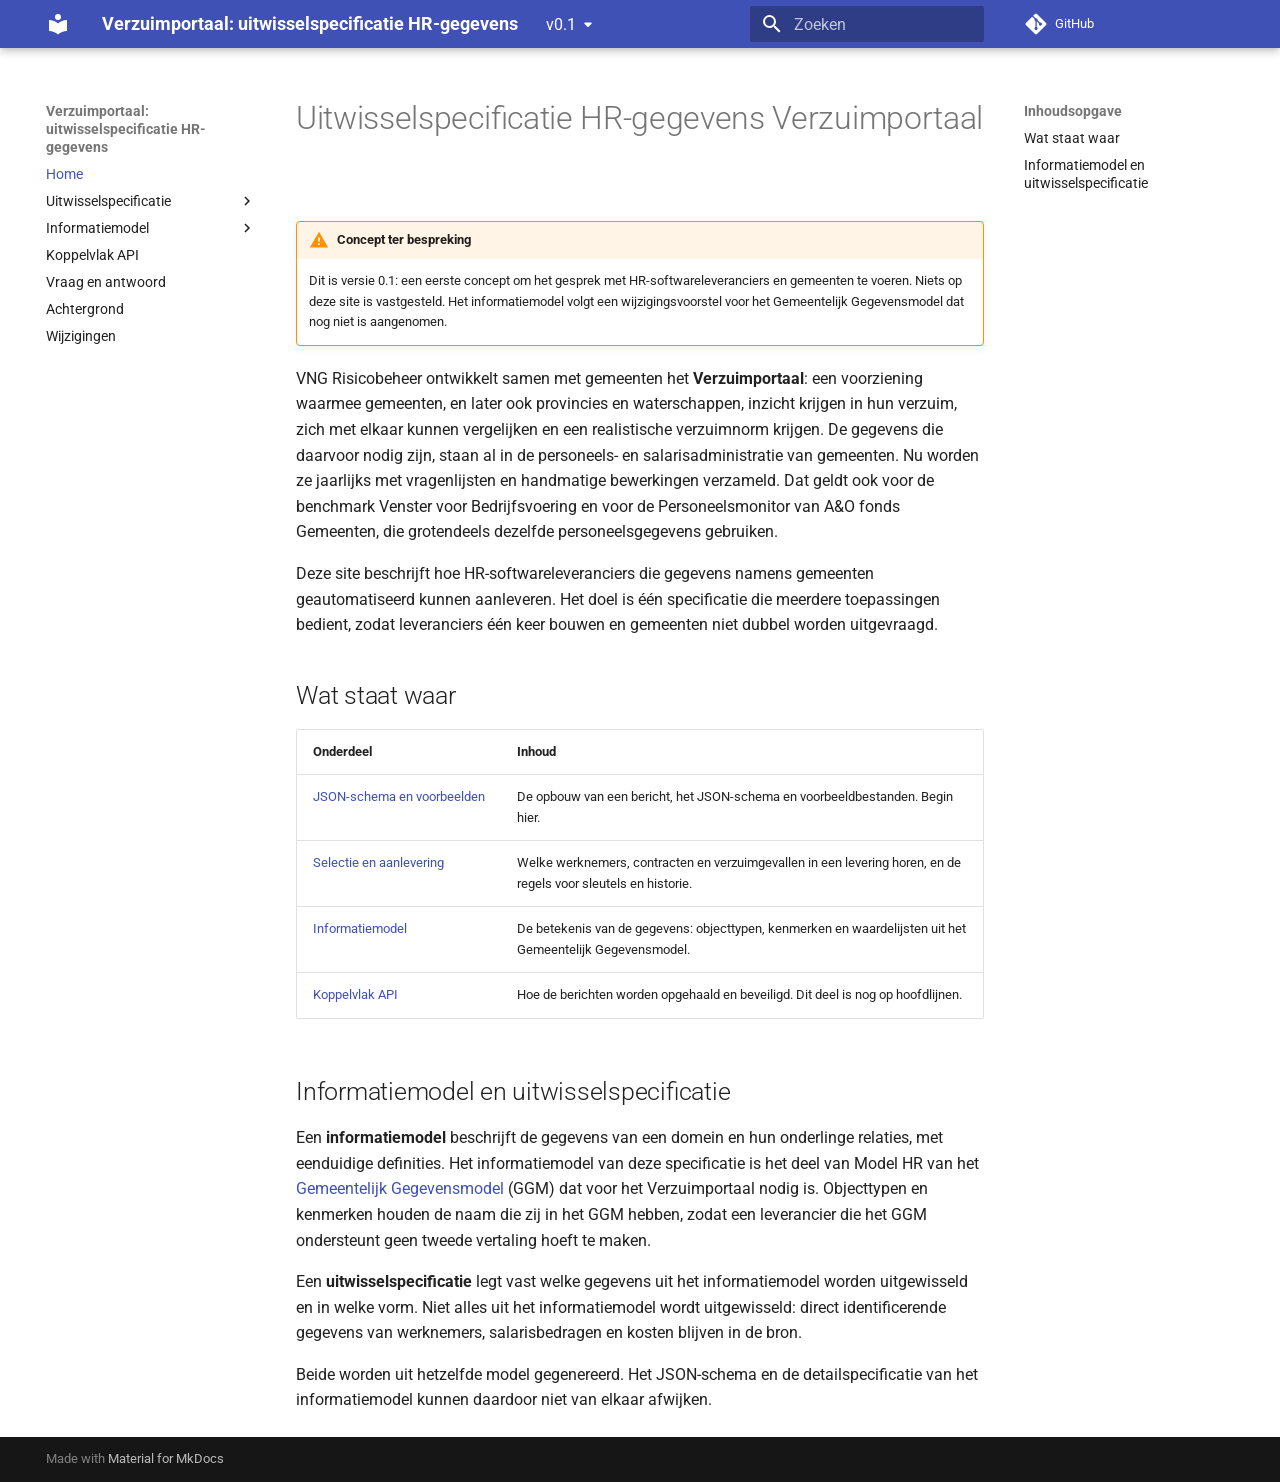
<file: v0.1/index.html>
<!doctype html>
<html lang="nl" class="no-js">
  <head>
    
      <meta charset="utf-8">
      <meta name="viewport" content="width=device-width,initial-scale=1">
      
        <meta name="description" content="De uitwisselspecificatie voor HR- en verzuimgegevens van gemeenten voor het Verzuimportaal">
      
      
        <meta name="author" content="Arjen Brienen">
      
      
        <link rel="canonical" href="https://brienen.github.io/verzuimdata/latest/">
      
      
      
        <link rel="next" href="uitwisselspecificatie/">
      
      
      <link rel="icon" href="assets/images/favicon.png">
      <meta name="generator" content="mkdocs-1.6.1, mkdocs-material-9.6.14">
    
    
      
        <title>Verzuimportaal: uitwisselspecificatie HR-gegevens</title>
      
    
    
      <link rel="stylesheet" href="assets/stylesheets/main.342714a4.min.css">
      
      


    
    
      
    
    
      
        
        
        <link rel="preconnect" href="https://fonts.gstatic.com" crossorigin>
        <link rel="stylesheet" href="https://fonts.googleapis.com/css?family=Roboto:300,300i,400,400i,700,700i%7CRoboto+Mono:400,400i,700,700i&display=fallback">
        <style>:root{--md-text-font:"Roboto";--md-code-font:"Roboto Mono"}</style>
      
    
    
      <link rel="stylesheet" href="stylesheets/extra.css">
    
    <script>__md_scope=new URL(".",location),__md_hash=e=>[...e].reduce(((e,_)=>(e<<5)-e+_.charCodeAt(0)),0),__md_get=(e,_=localStorage,t=__md_scope)=>JSON.parse(_.getItem(t.pathname+"."+e)),__md_set=(e,_,t=localStorage,a=__md_scope)=>{try{t.setItem(a.pathname+"."+e,JSON.stringify(_))}catch(e){}}</script>
    
      

    
    
    
  </head>
  
  
    <body dir="ltr">
  
    
    <input class="md-toggle" data-md-toggle="drawer" type="checkbox" id="__drawer" autocomplete="off">
    <input class="md-toggle" data-md-toggle="search" type="checkbox" id="__search" autocomplete="off">
    <label class="md-overlay" for="__drawer"></label>
    <div data-md-component="skip">
      
        
        <a href="#uitwisselspecificatie-hr-gegevens-verzuimportaal" class="md-skip">
          Ga naar inhoud
        </a>
      
    </div>
    <div data-md-component="announce">
      
    </div>
    
      <div data-md-color-scheme="default" data-md-component="outdated" hidden>
        
      </div>
    
    
      

  

<header class="md-header md-header--shadow" data-md-component="header">
  <nav class="md-header__inner md-grid" aria-label="Header">
    <a href="." title="Verzuimportaal: uitwisselspecificatie HR-gegevens" class="md-header__button md-logo" aria-label="Verzuimportaal: uitwisselspecificatie HR-gegevens" data-md-component="logo">
      
  
  <svg xmlns="http://www.w3.org/2000/svg" viewBox="0 0 24 24"><path d="M12 8a3 3 0 0 0 3-3 3 3 0 0 0-3-3 3 3 0 0 0-3 3 3 3 0 0 0 3 3m0 3.54C9.64 9.35 6.5 8 3 8v11c3.5 0 6.64 1.35 9 3.54 2.36-2.19 5.5-3.54 9-3.54V8c-3.5 0-6.64 1.35-9 3.54"/></svg>

    </a>
    <label class="md-header__button md-icon" for="__drawer">
      
      <svg xmlns="http://www.w3.org/2000/svg" viewBox="0 0 24 24"><path d="M3 6h18v2H3zm0 5h18v2H3zm0 5h18v2H3z"/></svg>
    </label>
    <div class="md-header__title" data-md-component="header-title">
      <div class="md-header__ellipsis">
        <div class="md-header__topic">
          <span class="md-ellipsis">
            Verzuimportaal: uitwisselspecificatie HR-gegevens
          </span>
        </div>
        <div class="md-header__topic" data-md-component="header-topic">
          <span class="md-ellipsis">
            
              Home
            
          </span>
        </div>
      </div>
    </div>
    
    
      <script>var palette=__md_get("__palette");if(palette&&palette.color){if("(prefers-color-scheme)"===palette.color.media){var media=matchMedia("(prefers-color-scheme: light)"),input=document.querySelector(media.matches?"[data-md-color-media='(prefers-color-scheme: light)']":"[data-md-color-media='(prefers-color-scheme: dark)']");palette.color.media=input.getAttribute("data-md-color-media"),palette.color.scheme=input.getAttribute("data-md-color-scheme"),palette.color.primary=input.getAttribute("data-md-color-primary"),palette.color.accent=input.getAttribute("data-md-color-accent")}for(var[key,value]of Object.entries(palette.color))document.body.setAttribute("data-md-color-"+key,value)}</script>
    
    
    
      
      
        <label class="md-header__button md-icon" for="__search">
          
          <svg xmlns="http://www.w3.org/2000/svg" viewBox="0 0 24 24"><path d="M9.5 3A6.5 6.5 0 0 1 16 9.5c0 1.61-.59 3.09-1.56 4.23l.27.27h.79l5 5-1.5 1.5-5-5v-.79l-.27-.27A6.52 6.52 0 0 1 9.5 16 6.5 6.5 0 0 1 3 9.5 6.5 6.5 0 0 1 9.5 3m0 2C7 5 5 7 5 9.5S7 14 9.5 14 14 12 14 9.5 12 5 9.5 5"/></svg>
        </label>
        <div class="md-search" data-md-component="search" role="dialog">
  <label class="md-search__overlay" for="__search"></label>
  <div class="md-search__inner" role="search">
    <form class="md-search__form" name="search">
      <input type="text" class="md-search__input" name="query" aria-label="Zoeken" placeholder="Zoeken" autocapitalize="off" autocorrect="off" autocomplete="off" spellcheck="false" data-md-component="search-query" required>
      <label class="md-search__icon md-icon" for="__search">
        
        <svg xmlns="http://www.w3.org/2000/svg" viewBox="0 0 24 24"><path d="M9.5 3A6.5 6.5 0 0 1 16 9.5c0 1.61-.59 3.09-1.56 4.23l.27.27h.79l5 5-1.5 1.5-5-5v-.79l-.27-.27A6.52 6.52 0 0 1 9.5 16 6.5 6.5 0 0 1 3 9.5 6.5 6.5 0 0 1 9.5 3m0 2C7 5 5 7 5 9.5S7 14 9.5 14 14 12 14 9.5 12 5 9.5 5"/></svg>
        
        <svg xmlns="http://www.w3.org/2000/svg" viewBox="0 0 24 24"><path d="M20 11v2H8l5.5 5.5-1.42 1.42L4.16 12l7.92-7.92L13.5 5.5 8 11z"/></svg>
      </label>
      <nav class="md-search__options" aria-label="Zoeken">
        
        <button type="reset" class="md-search__icon md-icon" title="Leegmaken" aria-label="Leegmaken" tabindex="-1">
          
          <svg xmlns="http://www.w3.org/2000/svg" viewBox="0 0 24 24"><path d="M19 6.41 17.59 5 12 10.59 6.41 5 5 6.41 10.59 12 5 17.59 6.41 19 12 13.41 17.59 19 19 17.59 13.41 12z"/></svg>
        </button>
      </nav>
      
    </form>
    <div class="md-search__output">
      <div class="md-search__scrollwrap" tabindex="0" data-md-scrollfix>
        <div class="md-search-result" data-md-component="search-result">
          <div class="md-search-result__meta">
            Zoeken initialiseren
          </div>
          <ol class="md-search-result__list" role="presentation"></ol>
        </div>
      </div>
    </div>
  </div>
</div>
      
    
    
      <div class="md-header__source">
        <a href="https://github.com/brienen/verzuimdata" title="Ga naar repository" class="md-source" data-md-component="source">
  <div class="md-source__icon md-icon">
    
    <svg xmlns="http://www.w3.org/2000/svg" viewBox="0 0 448 512"><!--! Font Awesome Free 6.7.2 by @fontawesome - https://fontawesome.com License - https://fontawesome.com/license/free (Icons: CC BY 4.0, Fonts: SIL OFL 1.1, Code: MIT License) Copyright 2024 Fonticons, Inc.--><path d="M439.55 236.05 244 40.45a28.87 28.87 0 0 0-40.81 0l-40.66 40.63 51.52 51.52c27.06-9.14 52.68 16.77 43.39 43.68l49.66 49.66c34.23-11.8 61.18 31 35.47 56.69-26.49 26.49-70.21-2.87-56-37.34L240.22 199v121.85c25.3 12.54 22.26 41.85 9.08 55a34.34 34.34 0 0 1-48.55 0c-17.57-17.6-11.07-46.91 11.25-56v-123c-20.8-8.51-24.6-30.74-18.64-45L142.57 101 8.45 235.14a28.86 28.86 0 0 0 0 40.81l195.61 195.6a28.86 28.86 0 0 0 40.8 0l194.69-194.69a28.86 28.86 0 0 0 0-40.81"/></svg>
  </div>
  <div class="md-source__repository">
    GitHub
  </div>
</a>
      </div>
    
  </nav>
  
</header>
    
    <div class="md-container" data-md-component="container">
      
      
        
          
        
      
      <main class="md-main" data-md-component="main">
        <div class="md-main__inner md-grid">
          
            
              
              <div class="md-sidebar md-sidebar--primary" data-md-component="sidebar" data-md-type="navigation" >
                <div class="md-sidebar__scrollwrap">
                  <div class="md-sidebar__inner">
                    



<nav class="md-nav md-nav--primary" aria-label="Navigatie" data-md-level="0">
  <label class="md-nav__title" for="__drawer">
    <a href="." title="Verzuimportaal: uitwisselspecificatie HR-gegevens" class="md-nav__button md-logo" aria-label="Verzuimportaal: uitwisselspecificatie HR-gegevens" data-md-component="logo">
      
  
  <svg xmlns="http://www.w3.org/2000/svg" viewBox="0 0 24 24"><path d="M12 8a3 3 0 0 0 3-3 3 3 0 0 0-3-3 3 3 0 0 0-3 3 3 3 0 0 0 3 3m0 3.54C9.64 9.35 6.5 8 3 8v11c3.5 0 6.64 1.35 9 3.54 2.36-2.19 5.5-3.54 9-3.54V8c-3.5 0-6.64 1.35-9 3.54"/></svg>

    </a>
    Verzuimportaal: uitwisselspecificatie HR-gegevens
  </label>
  
    <div class="md-nav__source">
      <a href="https://github.com/brienen/verzuimdata" title="Ga naar repository" class="md-source" data-md-component="source">
  <div class="md-source__icon md-icon">
    
    <svg xmlns="http://www.w3.org/2000/svg" viewBox="0 0 448 512"><!--! Font Awesome Free 6.7.2 by @fontawesome - https://fontawesome.com License - https://fontawesome.com/license/free (Icons: CC BY 4.0, Fonts: SIL OFL 1.1, Code: MIT License) Copyright 2024 Fonticons, Inc.--><path d="M439.55 236.05 244 40.45a28.87 28.87 0 0 0-40.81 0l-40.66 40.63 51.52 51.52c27.06-9.14 52.68 16.77 43.39 43.68l49.66 49.66c34.23-11.8 61.18 31 35.47 56.69-26.49 26.49-70.21-2.87-56-37.34L240.22 199v121.85c25.3 12.54 22.26 41.85 9.08 55a34.34 34.34 0 0 1-48.55 0c-17.57-17.6-11.07-46.91 11.25-56v-123c-20.8-8.51-24.6-30.74-18.64-45L142.57 101 8.45 235.14a28.86 28.86 0 0 0 0 40.81l195.61 195.6a28.86 28.86 0 0 0 40.8 0l194.69-194.69a28.86 28.86 0 0 0 0-40.81"/></svg>
  </div>
  <div class="md-source__repository">
    GitHub
  </div>
</a>
    </div>
  
  <ul class="md-nav__list" data-md-scrollfix>
    
      
      
  
  
    
  
  
  
    <li class="md-nav__item md-nav__item--active">
      
      <input class="md-nav__toggle md-toggle" type="checkbox" id="__toc">
      
      
        
      
      
        <label class="md-nav__link md-nav__link--active" for="__toc">
          
  
  
  <span class="md-ellipsis">
    Home
    
  </span>
  

          <span class="md-nav__icon md-icon"></span>
        </label>
      
      <a href="." class="md-nav__link md-nav__link--active">
        
  
  
  <span class="md-ellipsis">
    Home
    
  </span>
  

      </a>
      
        

<nav class="md-nav md-nav--secondary" aria-label="Inhoudsopgave">
  
  
  
    
  
  
    <label class="md-nav__title" for="__toc">
      <span class="md-nav__icon md-icon"></span>
      Inhoudsopgave
    </label>
    <ul class="md-nav__list" data-md-component="toc" data-md-scrollfix>
      
        <li class="md-nav__item">
  <a href="#wat-staat-waar" class="md-nav__link">
    <span class="md-ellipsis">
      Wat staat waar
    </span>
  </a>
  
</li>
      
        <li class="md-nav__item">
  <a href="#informatiemodel-en-uitwisselspecificatie" class="md-nav__link">
    <span class="md-ellipsis">
      Informatiemodel en uitwisselspecificatie
    </span>
  </a>
  
</li>
      
    </ul>
  
</nav>
      
    </li>
  

    
      
      
  
  
  
  
    
    
    
    
    
    <li class="md-nav__item md-nav__item--nested">
      
        
        
        <input class="md-nav__toggle md-toggle " type="checkbox" id="__nav_2" >
        
          
          <label class="md-nav__link" for="__nav_2" id="__nav_2_label" tabindex="0">
            
  
  
  <span class="md-ellipsis">
    Uitwisselspecificatie
    
  </span>
  

            <span class="md-nav__icon md-icon"></span>
          </label>
        
        <nav class="md-nav" data-md-level="1" aria-labelledby="__nav_2_label" aria-expanded="false">
          <label class="md-nav__title" for="__nav_2">
            <span class="md-nav__icon md-icon"></span>
            Uitwisselspecificatie
          </label>
          <ul class="md-nav__list" data-md-scrollfix>
            
              
                
  
  
  
  
    <li class="md-nav__item">
      <a href="uitwisselspecificatie/" class="md-nav__link">
        
  
  
  <span class="md-ellipsis">
    JSON-schema en voorbeelden
    
  </span>
  

      </a>
    </li>
  

              
            
              
                
  
  
  
  
    <li class="md-nav__item">
      <a href="aanlevering/" class="md-nav__link">
        
  
  
  <span class="md-ellipsis">
    Selectie en aanlevering
    
  </span>
  

      </a>
    </li>
  

              
            
          </ul>
        </nav>
      
    </li>
  

    
      
      
  
  
  
  
    
    
    
    
    
    <li class="md-nav__item md-nav__item--nested">
      
        
        
        <input class="md-nav__toggle md-toggle " type="checkbox" id="__nav_3" >
        
          
          <label class="md-nav__link" for="__nav_3" id="__nav_3_label" tabindex="0">
            
  
  
  <span class="md-ellipsis">
    Informatiemodel
    
  </span>
  

            <span class="md-nav__icon md-icon"></span>
          </label>
        
        <nav class="md-nav" data-md-level="1" aria-labelledby="__nav_3_label" aria-expanded="false">
          <label class="md-nav__title" for="__nav_3">
            <span class="md-nav__icon md-icon"></span>
            Informatiemodel
          </label>
          <ul class="md-nav__list" data-md-scrollfix>
            
              
                
  
  
  
  
    <li class="md-nav__item">
      <a href="Hoofdlijnen_Model%20HR/" class="md-nav__link">
        
  
  
  <span class="md-ellipsis">
    Hoofdlijnen
    
  </span>
  

      </a>
    </li>
  

              
            
              
                
  
  
  
  
    <li class="md-nav__item">
      <a href="definities/Detail_Model%20HR/" class="md-nav__link">
        
  
  
  <span class="md-ellipsis">
    Detailspecificatie
    
  </span>
  

      </a>
    </li>
  

              
            
          </ul>
        </nav>
      
    </li>
  

    
      
      
  
  
  
  
    <li class="md-nav__item">
      <a href="api/" class="md-nav__link">
        
  
  
  <span class="md-ellipsis">
    Koppelvlak API
    
  </span>
  

      </a>
    </li>
  

    
      
      
  
  
  
  
    <li class="md-nav__item">
      <a href="VraagEnAntwoord/" class="md-nav__link">
        
  
  
  <span class="md-ellipsis">
    Vraag en antwoord
    
  </span>
  

      </a>
    </li>
  

    
      
      
  
  
  
  
    <li class="md-nav__item">
      <a href="Achtergrond/" class="md-nav__link">
        
  
  
  <span class="md-ellipsis">
    Achtergrond
    
  </span>
  

      </a>
    </li>
  

    
      
      
  
  
  
  
    <li class="md-nav__item">
      <a href="wijzigingen/" class="md-nav__link">
        
  
  
  <span class="md-ellipsis">
    Wijzigingen
    
  </span>
  

      </a>
    </li>
  

    
  </ul>
</nav>
                  </div>
                </div>
              </div>
            
            
              
              <div class="md-sidebar md-sidebar--secondary" data-md-component="sidebar" data-md-type="toc" >
                <div class="md-sidebar__scrollwrap">
                  <div class="md-sidebar__inner">
                    

<nav class="md-nav md-nav--secondary" aria-label="Inhoudsopgave">
  
  
  
    
  
  
    <label class="md-nav__title" for="__toc">
      <span class="md-nav__icon md-icon"></span>
      Inhoudsopgave
    </label>
    <ul class="md-nav__list" data-md-component="toc" data-md-scrollfix>
      
        <li class="md-nav__item">
  <a href="#wat-staat-waar" class="md-nav__link">
    <span class="md-ellipsis">
      Wat staat waar
    </span>
  </a>
  
</li>
      
        <li class="md-nav__item">
  <a href="#informatiemodel-en-uitwisselspecificatie" class="md-nav__link">
    <span class="md-ellipsis">
      Informatiemodel en uitwisselspecificatie
    </span>
  </a>
  
</li>
      
    </ul>
  
</nav>
                  </div>
                </div>
              </div>
            
          
          
            <div class="md-content" data-md-component="content">
              <article class="md-content__inner md-typeset">
                
                  


  
  


<h1 id="uitwisselspecificatie-hr-gegevens-verzuimportaal">Uitwisselspecificatie HR-gegevens Verzuimportaal<a class="headerlink" href="#uitwisselspecificatie-hr-gegevens-verzuimportaal" title="Permanent link">&para;</a></h1>
<div class="admonition warning">
<p class="admonition-title">Concept ter bespreking</p>
<p>Dit is versie 0.1: een eerste concept om het gesprek met HR-softwareleveranciers en gemeenten te voeren. Niets op deze site is vastgesteld. Het informatiemodel volgt een wijzigingsvoorstel voor het Gemeentelijk Gegevensmodel dat nog niet is aangenomen.</p>
</div>
<p>VNG Risicobeheer ontwikkelt samen met gemeenten het <strong>Verzuimportaal</strong>: een voorziening waarmee gemeenten, en later ook provincies en waterschappen, inzicht krijgen in hun verzuim, zich met elkaar kunnen vergelijken en een realistische verzuimnorm krijgen. De gegevens die daarvoor nodig zijn, staan al in de personeels- en salarisadministratie van gemeenten. Nu worden ze jaarlijks met vragenlijsten en handmatige bewerkingen verzameld. Dat geldt ook voor de benchmark Venster voor Bedrijfsvoering en voor de Personeelsmonitor van A&amp;O fonds Gemeenten, die grotendeels dezelfde personeelsgegevens gebruiken.</p>
<p>Deze site beschrijft hoe HR-softwareleveranciers die gegevens namens gemeenten geautomatiseerd kunnen aanleveren. Het doel is één specificatie die meerdere toepassingen bedient, zodat leveranciers één keer bouwen en gemeenten niet dubbel worden uitgevraagd.</p>
<h2 id="wat-staat-waar">Wat staat waar<a class="headerlink" href="#wat-staat-waar" title="Permanent link">&para;</a></h2>
<table>
<thead>
<tr>
<th style="text-align: left;">Onderdeel</th>
<th style="text-align: left;">Inhoud</th>
</tr>
</thead>
<tbody>
<tr>
<td style="text-align: left;"><a href="uitwisselspecificatie/">JSON-schema en voorbeelden</a></td>
<td style="text-align: left;">De opbouw van een bericht, het JSON-schema en voorbeeldbestanden. Begin hier.</td>
</tr>
<tr>
<td style="text-align: left;"><a href="aanlevering/">Selectie en aanlevering</a></td>
<td style="text-align: left;">Welke werknemers, contracten en verzuimgevallen in een levering horen, en de regels voor sleutels en historie.</td>
</tr>
<tr>
<td style="text-align: left;"><a href="Hoofdlijnen_Model%20HR/">Informatiemodel</a></td>
<td style="text-align: left;">De betekenis van de gegevens: objecttypen, kenmerken en waardelijsten uit het Gemeentelijk Gegevensmodel.</td>
</tr>
<tr>
<td style="text-align: left;"><a href="api/">Koppelvlak API</a></td>
<td style="text-align: left;">Hoe de berichten worden opgehaald en beveiligd. Dit deel is nog op hoofdlijnen.</td>
</tr>
</tbody>
</table>
<h2 id="informatiemodel-en-uitwisselspecificatie">Informatiemodel en uitwisselspecificatie<a class="headerlink" href="#informatiemodel-en-uitwisselspecificatie" title="Permanent link">&para;</a></h2>
<p>Een <strong>informatiemodel</strong> beschrijft de gegevens van een domein en hun onderlinge relaties, met eenduidige definities. Het informatiemodel van deze specificatie is het deel van Model HR van het <a href="https://www.gemeentelijkgegevensmodel.nl/">Gemeentelijk Gegevensmodel</a> (GGM) dat voor het Verzuimportaal nodig is. Objecttypen en kenmerken houden de naam die zij in het GGM hebben, zodat een leverancier die het GGM ondersteunt geen tweede vertaling hoeft te maken.</p>
<p>Een <strong>uitwisselspecificatie</strong> legt vast welke gegevens uit het informatiemodel worden uitgewisseld en in welke vorm. Niet alles uit het informatiemodel wordt uitgewisseld: direct identificerende gegevens van werknemers, salarisbedragen en kosten blijven in de bron.</p>
<p>Beide worden uit hetzelfde model gegenereerd. Het JSON-schema en de detailspecificatie van het informatiemodel kunnen daardoor niet van elkaar afwijken.</p>












                
              </article>
            </div>
          
          
<script>var target=document.getElementById(location.hash.slice(1));target&&target.name&&(target.checked=target.name.startsWith("__tabbed_"))</script>
        </div>
        
          <button type="button" class="md-top md-icon" data-md-component="top" hidden>
  
  <svg xmlns="http://www.w3.org/2000/svg" viewBox="0 0 24 24"><path d="M13 20h-2V8l-5.5 5.5-1.42-1.42L12 4.16l7.92 7.92-1.42 1.42L13 8z"/></svg>
  Terug naar boven
</button>
        
      </main>
      
        <footer class="md-footer">
  
  <div class="md-footer-meta md-typeset">
    <div class="md-footer-meta__inner md-grid">
      <div class="md-copyright">
  
  
    Made with
    <a href="https://squidfunk.github.io/mkdocs-material/" target="_blank" rel="noopener">
      Material for MkDocs
    </a>
  
</div>
      
    </div>
  </div>
</footer>
      
    </div>
    <div class="md-dialog" data-md-component="dialog">
      <div class="md-dialog__inner md-typeset"></div>
    </div>
    
    
    
      
      <script id="__config" type="application/json">{"base": ".", "features": ["content.code.copy", "navigation.top", "toc.follow"], "search": "assets/javascripts/workers/search.d50fe291.min.js", "tags": null, "translations": {"clipboard.copied": "Gekopieerd naar klembord", "clipboard.copy": "Kopi\u00ebren naar klembord", "search.result.more.one": "1 extra overeenkomst op deze pagina", "search.result.more.other": "# extra overeenkomsten op deze pagina", "search.result.none": "Geen overeenkomende documenten", "search.result.one": "1 overeenkomende document", "search.result.other": "# overeenkomende documenten", "search.result.placeholder": "Typ om te beginnen met zoeken", "search.result.term.missing": "Ontbreekt", "select.version": "Selecteer versie"}, "version": {"provider": "mike"}}</script>
    
    
      <script src="assets/javascripts/bundle.13a4f30d.min.js"></script>
      
    
  </body>
</html>
</file>
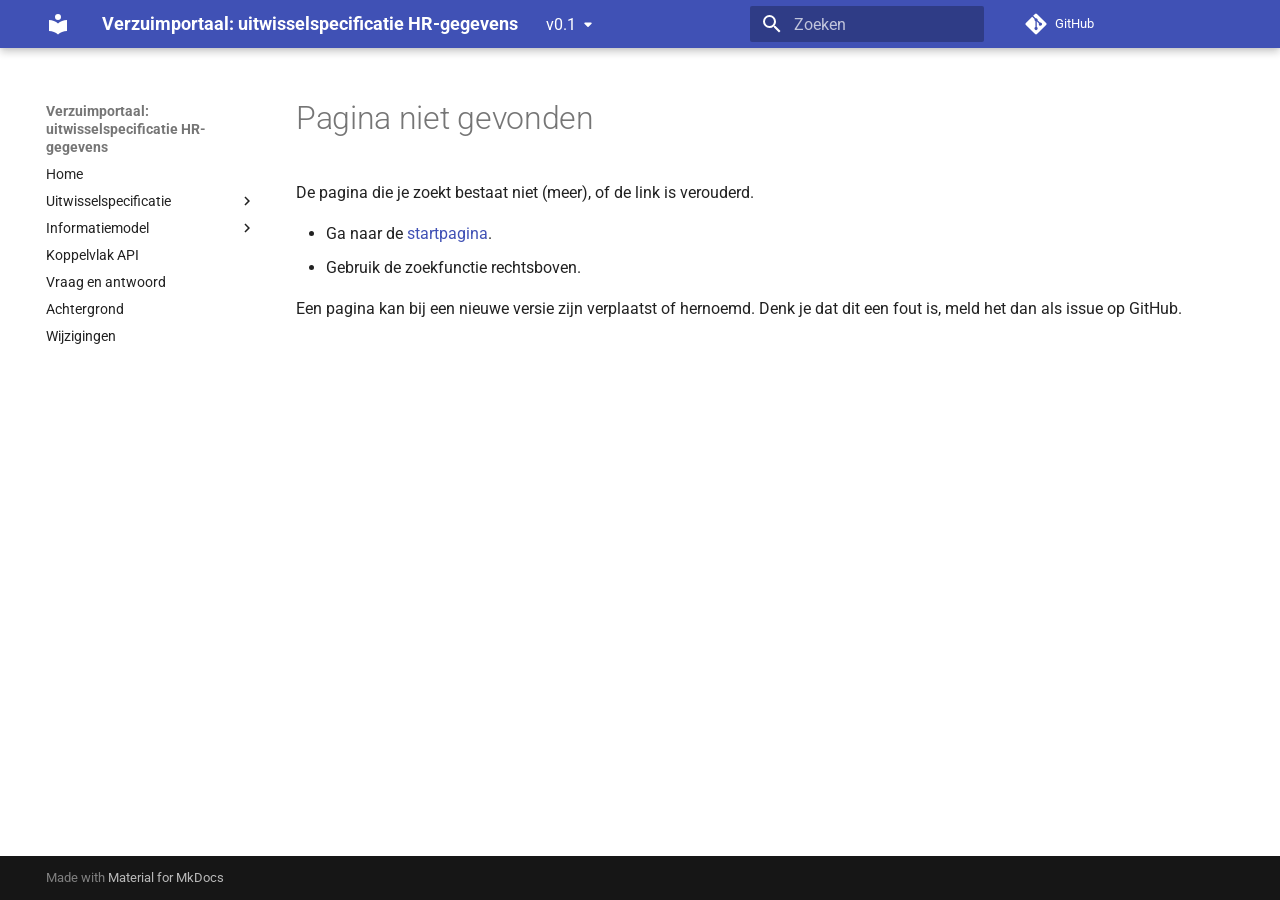
<file: v0.1/404/index.html>
<!doctype html>
<html lang="nl" class="no-js">
  <head>
    
      <meta charset="utf-8">
      <meta name="viewport" content="width=device-width,initial-scale=1">
      
        <meta name="description" content="De uitwisselspecificatie voor HR- en verzuimgegevens van gemeenten voor het Verzuimportaal">
      
      
        <meta name="author" content="Arjen Brienen">
      
      
        <link rel="canonical" href="https://brienen.github.io/verzuimdata/latest/404/">
      
      
      
      
      <link rel="icon" href="../assets/images/favicon.png">
      <meta name="generator" content="mkdocs-1.6.1, mkdocs-material-9.6.14">
    
    
      
        <title>Pagina niet gevonden - Verzuimportaal: uitwisselspecificatie HR-gegevens</title>
      
    
    
      <link rel="stylesheet" href="../assets/stylesheets/main.342714a4.min.css">
      
      


    
    
      
    
    
      
        
        
        <link rel="preconnect" href="https://fonts.gstatic.com" crossorigin>
        <link rel="stylesheet" href="https://fonts.googleapis.com/css?family=Roboto:300,300i,400,400i,700,700i%7CRoboto+Mono:400,400i,700,700i&display=fallback">
        <style>:root{--md-text-font:"Roboto";--md-code-font:"Roboto Mono"}</style>
      
    
    
      <link rel="stylesheet" href="../stylesheets/extra.css">
    
    <script>__md_scope=new URL("..",location),__md_hash=e=>[...e].reduce(((e,_)=>(e<<5)-e+_.charCodeAt(0)),0),__md_get=(e,_=localStorage,t=__md_scope)=>JSON.parse(_.getItem(t.pathname+"."+e)),__md_set=(e,_,t=localStorage,a=__md_scope)=>{try{t.setItem(a.pathname+"."+e,JSON.stringify(_))}catch(e){}}</script>
    
      

    
    
    
  </head>
  
  
    <body dir="ltr">
  
    
    <input class="md-toggle" data-md-toggle="drawer" type="checkbox" id="__drawer" autocomplete="off">
    <input class="md-toggle" data-md-toggle="search" type="checkbox" id="__search" autocomplete="off">
    <label class="md-overlay" for="__drawer"></label>
    <div data-md-component="skip">
      
        
        <a href="#pagina-niet-gevonden" class="md-skip">
          Ga naar inhoud
        </a>
      
    </div>
    <div data-md-component="announce">
      
    </div>
    
      <div data-md-color-scheme="default" data-md-component="outdated" hidden>
        
      </div>
    
    
      

  

<header class="md-header md-header--shadow" data-md-component="header">
  <nav class="md-header__inner md-grid" aria-label="Header">
    <a href=".." title="Verzuimportaal: uitwisselspecificatie HR-gegevens" class="md-header__button md-logo" aria-label="Verzuimportaal: uitwisselspecificatie HR-gegevens" data-md-component="logo">
      
  
  <svg xmlns="http://www.w3.org/2000/svg" viewBox="0 0 24 24"><path d="M12 8a3 3 0 0 0 3-3 3 3 0 0 0-3-3 3 3 0 0 0-3 3 3 3 0 0 0 3 3m0 3.54C9.64 9.35 6.5 8 3 8v11c3.5 0 6.64 1.35 9 3.54 2.36-2.19 5.5-3.54 9-3.54V8c-3.5 0-6.64 1.35-9 3.54"/></svg>

    </a>
    <label class="md-header__button md-icon" for="__drawer">
      
      <svg xmlns="http://www.w3.org/2000/svg" viewBox="0 0 24 24"><path d="M3 6h18v2H3zm0 5h18v2H3zm0 5h18v2H3z"/></svg>
    </label>
    <div class="md-header__title" data-md-component="header-title">
      <div class="md-header__ellipsis">
        <div class="md-header__topic">
          <span class="md-ellipsis">
            Verzuimportaal: uitwisselspecificatie HR-gegevens
          </span>
        </div>
        <div class="md-header__topic" data-md-component="header-topic">
          <span class="md-ellipsis">
            
              Pagina niet gevonden
            
          </span>
        </div>
      </div>
    </div>
    
    
      <script>var palette=__md_get("__palette");if(palette&&palette.color){if("(prefers-color-scheme)"===palette.color.media){var media=matchMedia("(prefers-color-scheme: light)"),input=document.querySelector(media.matches?"[data-md-color-media='(prefers-color-scheme: light)']":"[data-md-color-media='(prefers-color-scheme: dark)']");palette.color.media=input.getAttribute("data-md-color-media"),palette.color.scheme=input.getAttribute("data-md-color-scheme"),palette.color.primary=input.getAttribute("data-md-color-primary"),palette.color.accent=input.getAttribute("data-md-color-accent")}for(var[key,value]of Object.entries(palette.color))document.body.setAttribute("data-md-color-"+key,value)}</script>
    
    
    
      
      
        <label class="md-header__button md-icon" for="__search">
          
          <svg xmlns="http://www.w3.org/2000/svg" viewBox="0 0 24 24"><path d="M9.5 3A6.5 6.5 0 0 1 16 9.5c0 1.61-.59 3.09-1.56 4.23l.27.27h.79l5 5-1.5 1.5-5-5v-.79l-.27-.27A6.52 6.52 0 0 1 9.5 16 6.5 6.5 0 0 1 3 9.5 6.5 6.5 0 0 1 9.5 3m0 2C7 5 5 7 5 9.5S7 14 9.5 14 14 12 14 9.5 12 5 9.5 5"/></svg>
        </label>
        <div class="md-search" data-md-component="search" role="dialog">
  <label class="md-search__overlay" for="__search"></label>
  <div class="md-search__inner" role="search">
    <form class="md-search__form" name="search">
      <input type="text" class="md-search__input" name="query" aria-label="Zoeken" placeholder="Zoeken" autocapitalize="off" autocorrect="off" autocomplete="off" spellcheck="false" data-md-component="search-query" required>
      <label class="md-search__icon md-icon" for="__search">
        
        <svg xmlns="http://www.w3.org/2000/svg" viewBox="0 0 24 24"><path d="M9.5 3A6.5 6.5 0 0 1 16 9.5c0 1.61-.59 3.09-1.56 4.23l.27.27h.79l5 5-1.5 1.5-5-5v-.79l-.27-.27A6.52 6.52 0 0 1 9.5 16 6.5 6.5 0 0 1 3 9.5 6.5 6.5 0 0 1 9.5 3m0 2C7 5 5 7 5 9.5S7 14 9.5 14 14 12 14 9.5 12 5 9.5 5"/></svg>
        
        <svg xmlns="http://www.w3.org/2000/svg" viewBox="0 0 24 24"><path d="M20 11v2H8l5.5 5.5-1.42 1.42L4.16 12l7.92-7.92L13.5 5.5 8 11z"/></svg>
      </label>
      <nav class="md-search__options" aria-label="Zoeken">
        
        <button type="reset" class="md-search__icon md-icon" title="Leegmaken" aria-label="Leegmaken" tabindex="-1">
          
          <svg xmlns="http://www.w3.org/2000/svg" viewBox="0 0 24 24"><path d="M19 6.41 17.59 5 12 10.59 6.41 5 5 6.41 10.59 12 5 17.59 6.41 19 12 13.41 17.59 19 19 17.59 13.41 12z"/></svg>
        </button>
      </nav>
      
    </form>
    <div class="md-search__output">
      <div class="md-search__scrollwrap" tabindex="0" data-md-scrollfix>
        <div class="md-search-result" data-md-component="search-result">
          <div class="md-search-result__meta">
            Zoeken initialiseren
          </div>
          <ol class="md-search-result__list" role="presentation"></ol>
        </div>
      </div>
    </div>
  </div>
</div>
      
    
    
      <div class="md-header__source">
        <a href="https://github.com/brienen/verzuimdata" title="Ga naar repository" class="md-source" data-md-component="source">
  <div class="md-source__icon md-icon">
    
    <svg xmlns="http://www.w3.org/2000/svg" viewBox="0 0 448 512"><!--! Font Awesome Free 6.7.2 by @fontawesome - https://fontawesome.com License - https://fontawesome.com/license/free (Icons: CC BY 4.0, Fonts: SIL OFL 1.1, Code: MIT License) Copyright 2024 Fonticons, Inc.--><path d="M439.55 236.05 244 40.45a28.87 28.87 0 0 0-40.81 0l-40.66 40.63 51.52 51.52c27.06-9.14 52.68 16.77 43.39 43.68l49.66 49.66c34.23-11.8 61.18 31 35.47 56.69-26.49 26.49-70.21-2.87-56-37.34L240.22 199v121.85c25.3 12.54 22.26 41.85 9.08 55a34.34 34.34 0 0 1-48.55 0c-17.57-17.6-11.07-46.91 11.25-56v-123c-20.8-8.51-24.6-30.74-18.64-45L142.57 101 8.45 235.14a28.86 28.86 0 0 0 0 40.81l195.61 195.6a28.86 28.86 0 0 0 40.8 0l194.69-194.69a28.86 28.86 0 0 0 0-40.81"/></svg>
  </div>
  <div class="md-source__repository">
    GitHub
  </div>
</a>
      </div>
    
  </nav>
  
</header>
    
    <div class="md-container" data-md-component="container">
      
      
        
          
        
      
      <main class="md-main" data-md-component="main">
        <div class="md-main__inner md-grid">
          
            
              
                
              
              <div class="md-sidebar md-sidebar--primary" data-md-component="sidebar" data-md-type="navigation" >
                <div class="md-sidebar__scrollwrap">
                  <div class="md-sidebar__inner">
                    



<nav class="md-nav md-nav--primary" aria-label="Navigatie" data-md-level="0">
  <label class="md-nav__title" for="__drawer">
    <a href=".." title="Verzuimportaal: uitwisselspecificatie HR-gegevens" class="md-nav__button md-logo" aria-label="Verzuimportaal: uitwisselspecificatie HR-gegevens" data-md-component="logo">
      
  
  <svg xmlns="http://www.w3.org/2000/svg" viewBox="0 0 24 24"><path d="M12 8a3 3 0 0 0 3-3 3 3 0 0 0-3-3 3 3 0 0 0-3 3 3 3 0 0 0 3 3m0 3.54C9.64 9.35 6.5 8 3 8v11c3.5 0 6.64 1.35 9 3.54 2.36-2.19 5.5-3.54 9-3.54V8c-3.5 0-6.64 1.35-9 3.54"/></svg>

    </a>
    Verzuimportaal: uitwisselspecificatie HR-gegevens
  </label>
  
    <div class="md-nav__source">
      <a href="https://github.com/brienen/verzuimdata" title="Ga naar repository" class="md-source" data-md-component="source">
  <div class="md-source__icon md-icon">
    
    <svg xmlns="http://www.w3.org/2000/svg" viewBox="0 0 448 512"><!--! Font Awesome Free 6.7.2 by @fontawesome - https://fontawesome.com License - https://fontawesome.com/license/free (Icons: CC BY 4.0, Fonts: SIL OFL 1.1, Code: MIT License) Copyright 2024 Fonticons, Inc.--><path d="M439.55 236.05 244 40.45a28.87 28.87 0 0 0-40.81 0l-40.66 40.63 51.52 51.52c27.06-9.14 52.68 16.77 43.39 43.68l49.66 49.66c34.23-11.8 61.18 31 35.47 56.69-26.49 26.49-70.21-2.87-56-37.34L240.22 199v121.85c25.3 12.54 22.26 41.85 9.08 55a34.34 34.34 0 0 1-48.55 0c-17.57-17.6-11.07-46.91 11.25-56v-123c-20.8-8.51-24.6-30.74-18.64-45L142.57 101 8.45 235.14a28.86 28.86 0 0 0 0 40.81l195.61 195.6a28.86 28.86 0 0 0 40.8 0l194.69-194.69a28.86 28.86 0 0 0 0-40.81"/></svg>
  </div>
  <div class="md-source__repository">
    GitHub
  </div>
</a>
    </div>
  
  <ul class="md-nav__list" data-md-scrollfix>
    
      
      
  
  
  
  
    <li class="md-nav__item">
      <a href=".." class="md-nav__link">
        
  
  
  <span class="md-ellipsis">
    Home
    
  </span>
  

      </a>
    </li>
  

    
      
      
  
  
  
  
    
    
    
    
    
    <li class="md-nav__item md-nav__item--nested">
      
        
        
        <input class="md-nav__toggle md-toggle " type="checkbox" id="__nav_2" >
        
          
          <label class="md-nav__link" for="__nav_2" id="__nav_2_label" tabindex="0">
            
  
  
  <span class="md-ellipsis">
    Uitwisselspecificatie
    
  </span>
  

            <span class="md-nav__icon md-icon"></span>
          </label>
        
        <nav class="md-nav" data-md-level="1" aria-labelledby="__nav_2_label" aria-expanded="false">
          <label class="md-nav__title" for="__nav_2">
            <span class="md-nav__icon md-icon"></span>
            Uitwisselspecificatie
          </label>
          <ul class="md-nav__list" data-md-scrollfix>
            
              
                
  
  
  
  
    <li class="md-nav__item">
      <a href="../uitwisselspecificatie/" class="md-nav__link">
        
  
  
  <span class="md-ellipsis">
    JSON-schema en voorbeelden
    
  </span>
  

      </a>
    </li>
  

              
            
              
                
  
  
  
  
    <li class="md-nav__item">
      <a href="../aanlevering/" class="md-nav__link">
        
  
  
  <span class="md-ellipsis">
    Selectie en aanlevering
    
  </span>
  

      </a>
    </li>
  

              
            
          </ul>
        </nav>
      
    </li>
  

    
      
      
  
  
  
  
    
    
    
    
    
    <li class="md-nav__item md-nav__item--nested">
      
        
        
        <input class="md-nav__toggle md-toggle " type="checkbox" id="__nav_3" >
        
          
          <label class="md-nav__link" for="__nav_3" id="__nav_3_label" tabindex="0">
            
  
  
  <span class="md-ellipsis">
    Informatiemodel
    
  </span>
  

            <span class="md-nav__icon md-icon"></span>
          </label>
        
        <nav class="md-nav" data-md-level="1" aria-labelledby="__nav_3_label" aria-expanded="false">
          <label class="md-nav__title" for="__nav_3">
            <span class="md-nav__icon md-icon"></span>
            Informatiemodel
          </label>
          <ul class="md-nav__list" data-md-scrollfix>
            
              
                
  
  
  
  
    <li class="md-nav__item">
      <a href="../Hoofdlijnen_Model%20HR/" class="md-nav__link">
        
  
  
  <span class="md-ellipsis">
    Hoofdlijnen
    
  </span>
  

      </a>
    </li>
  

              
            
              
                
  
  
  
  
    <li class="md-nav__item">
      <a href="../definities/Detail_Model%20HR/" class="md-nav__link">
        
  
  
  <span class="md-ellipsis">
    Detailspecificatie
    
  </span>
  

      </a>
    </li>
  

              
            
          </ul>
        </nav>
      
    </li>
  

    
      
      
  
  
  
  
    <li class="md-nav__item">
      <a href="../api/" class="md-nav__link">
        
  
  
  <span class="md-ellipsis">
    Koppelvlak API
    
  </span>
  

      </a>
    </li>
  

    
      
      
  
  
  
  
    <li class="md-nav__item">
      <a href="../VraagEnAntwoord/" class="md-nav__link">
        
  
  
  <span class="md-ellipsis">
    Vraag en antwoord
    
  </span>
  

      </a>
    </li>
  

    
      
      
  
  
  
  
    <li class="md-nav__item">
      <a href="../Achtergrond/" class="md-nav__link">
        
  
  
  <span class="md-ellipsis">
    Achtergrond
    
  </span>
  

      </a>
    </li>
  

    
      
      
  
  
  
  
    <li class="md-nav__item">
      <a href="../wijzigingen/" class="md-nav__link">
        
  
  
  <span class="md-ellipsis">
    Wijzigingen
    
  </span>
  

      </a>
    </li>
  

    
  </ul>
</nav>
                  </div>
                </div>
              </div>
            
            
              
                
              
              <div class="md-sidebar md-sidebar--secondary" data-md-component="sidebar" data-md-type="toc" hidden>
                <div class="md-sidebar__scrollwrap">
                  <div class="md-sidebar__inner">
                    

<nav class="md-nav md-nav--secondary" aria-label="Inhoudsopgave">
  
  
  
    
  
  
</nav>
                  </div>
                </div>
              </div>
            
          
          
            <div class="md-content" data-md-component="content">
              <article class="md-content__inner md-typeset">
                
                  
  



  
  


<h1 id="pagina-niet-gevonden">Pagina niet gevonden<a class="headerlink" href="#pagina-niet-gevonden" title="Permanent link">&para;</a></h1>
<p>De pagina die je zoekt bestaat niet (meer), of de link is verouderd.</p>
<ul>
<li>Ga naar de <a href="../">startpagina</a>.</li>
<li>Gebruik de zoekfunctie rechtsboven.</li>
</ul>
<p>Een pagina kan bij een nieuwe versie zijn verplaatst of hernoemd. Denk je dat dit een fout is, meld het dan als issue op GitHub.</p>







  
  




  



                
              </article>
            </div>
          
          
<script>var target=document.getElementById(location.hash.slice(1));target&&target.name&&(target.checked=target.name.startsWith("__tabbed_"))</script>
        </div>
        
          <button type="button" class="md-top md-icon" data-md-component="top" hidden>
  
  <svg xmlns="http://www.w3.org/2000/svg" viewBox="0 0 24 24"><path d="M13 20h-2V8l-5.5 5.5-1.42-1.42L12 4.16l7.92 7.92-1.42 1.42L13 8z"/></svg>
  Terug naar boven
</button>
        
      </main>
      
        <footer class="md-footer">
  
  <div class="md-footer-meta md-typeset">
    <div class="md-footer-meta__inner md-grid">
      <div class="md-copyright">
  
  
    Made with
    <a href="https://squidfunk.github.io/mkdocs-material/" target="_blank" rel="noopener">
      Material for MkDocs
    </a>
  
</div>
      
    </div>
  </div>
</footer>
      
    </div>
    <div class="md-dialog" data-md-component="dialog">
      <div class="md-dialog__inner md-typeset"></div>
    </div>
    
    
    
      
      <script id="__config" type="application/json">{"base": "..", "features": ["content.code.copy", "navigation.top", "toc.follow"], "search": "../assets/javascripts/workers/search.d50fe291.min.js", "tags": null, "translations": {"clipboard.copied": "Gekopieerd naar klembord", "clipboard.copy": "Kopi\u00ebren naar klembord", "search.result.more.one": "1 extra overeenkomst op deze pagina", "search.result.more.other": "# extra overeenkomsten op deze pagina", "search.result.none": "Geen overeenkomende documenten", "search.result.one": "1 overeenkomende document", "search.result.other": "# overeenkomende documenten", "search.result.placeholder": "Typ om te beginnen met zoeken", "search.result.term.missing": "Ontbreekt", "select.version": "Selecteer versie"}, "version": {"provider": "mike"}}</script>
    
    
      <script src="../assets/javascripts/bundle.13a4f30d.min.js"></script>
      
    
  </body>
</html>
</file>
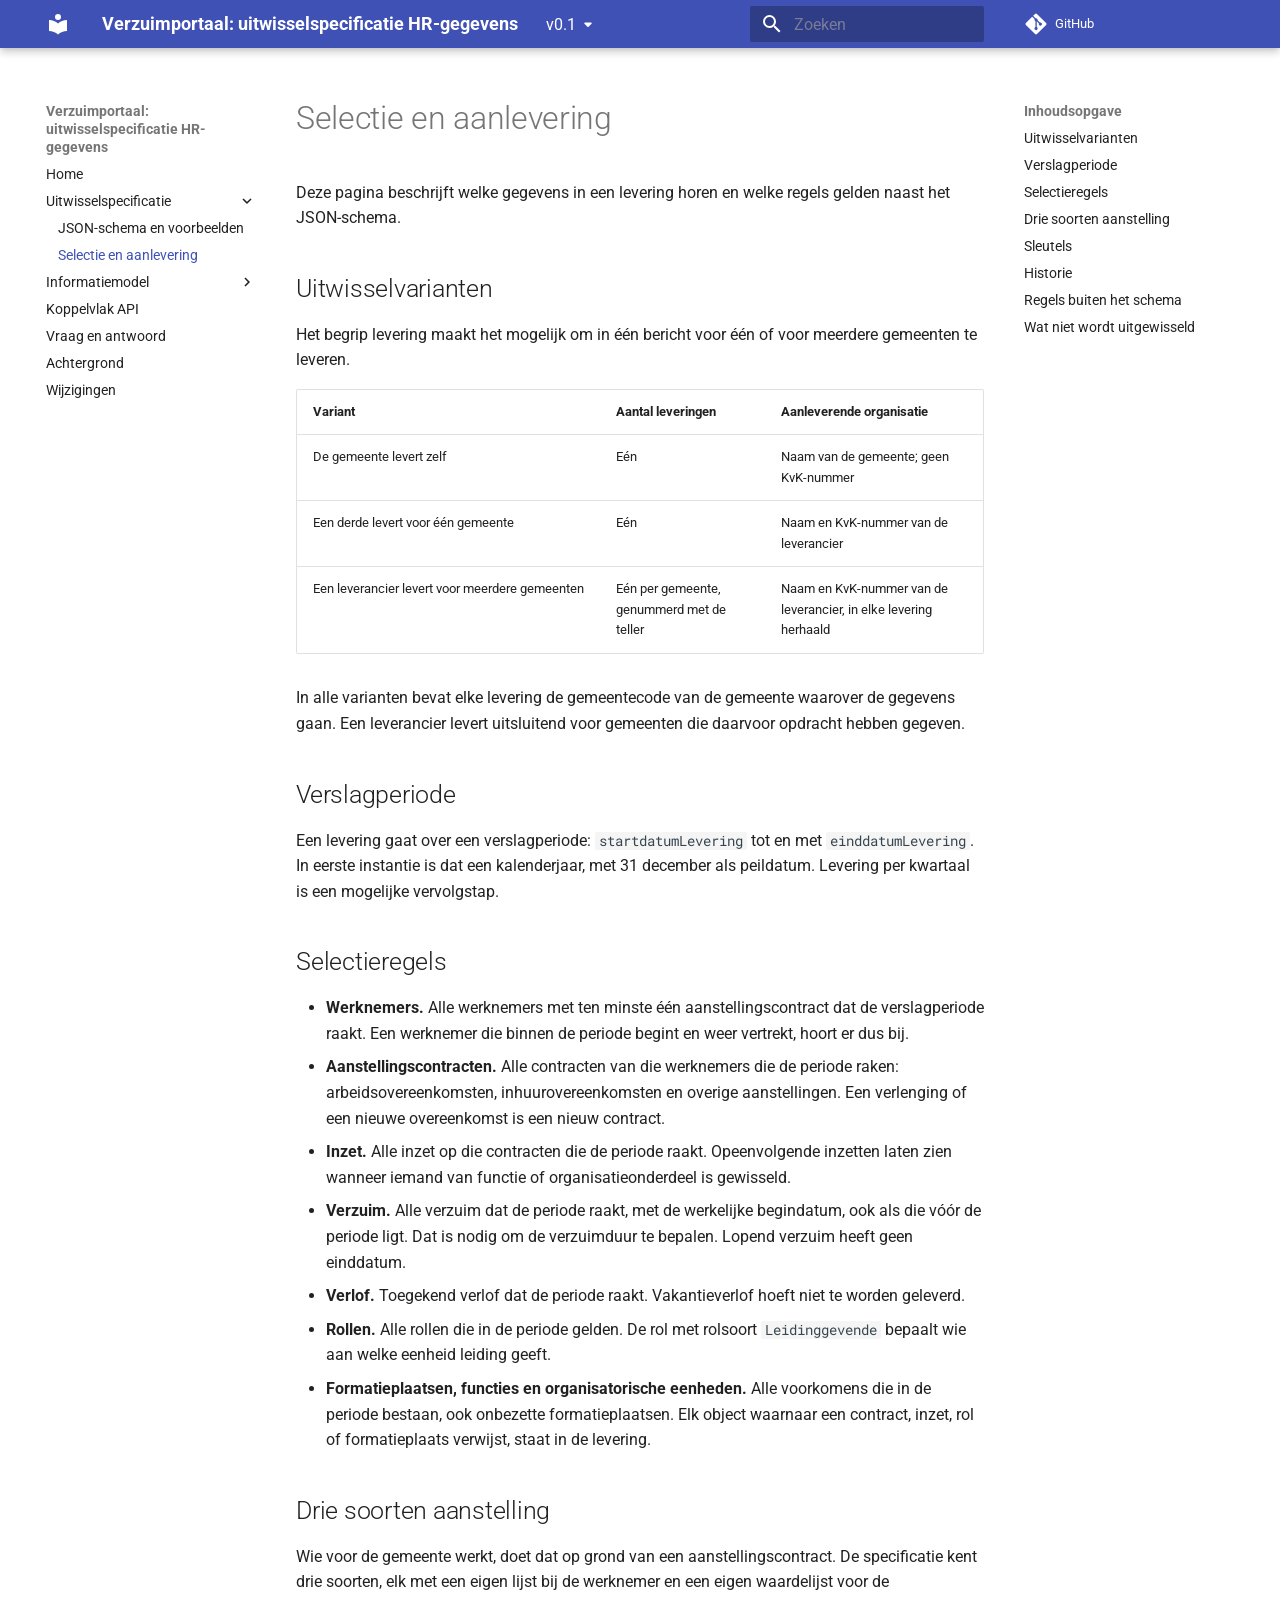
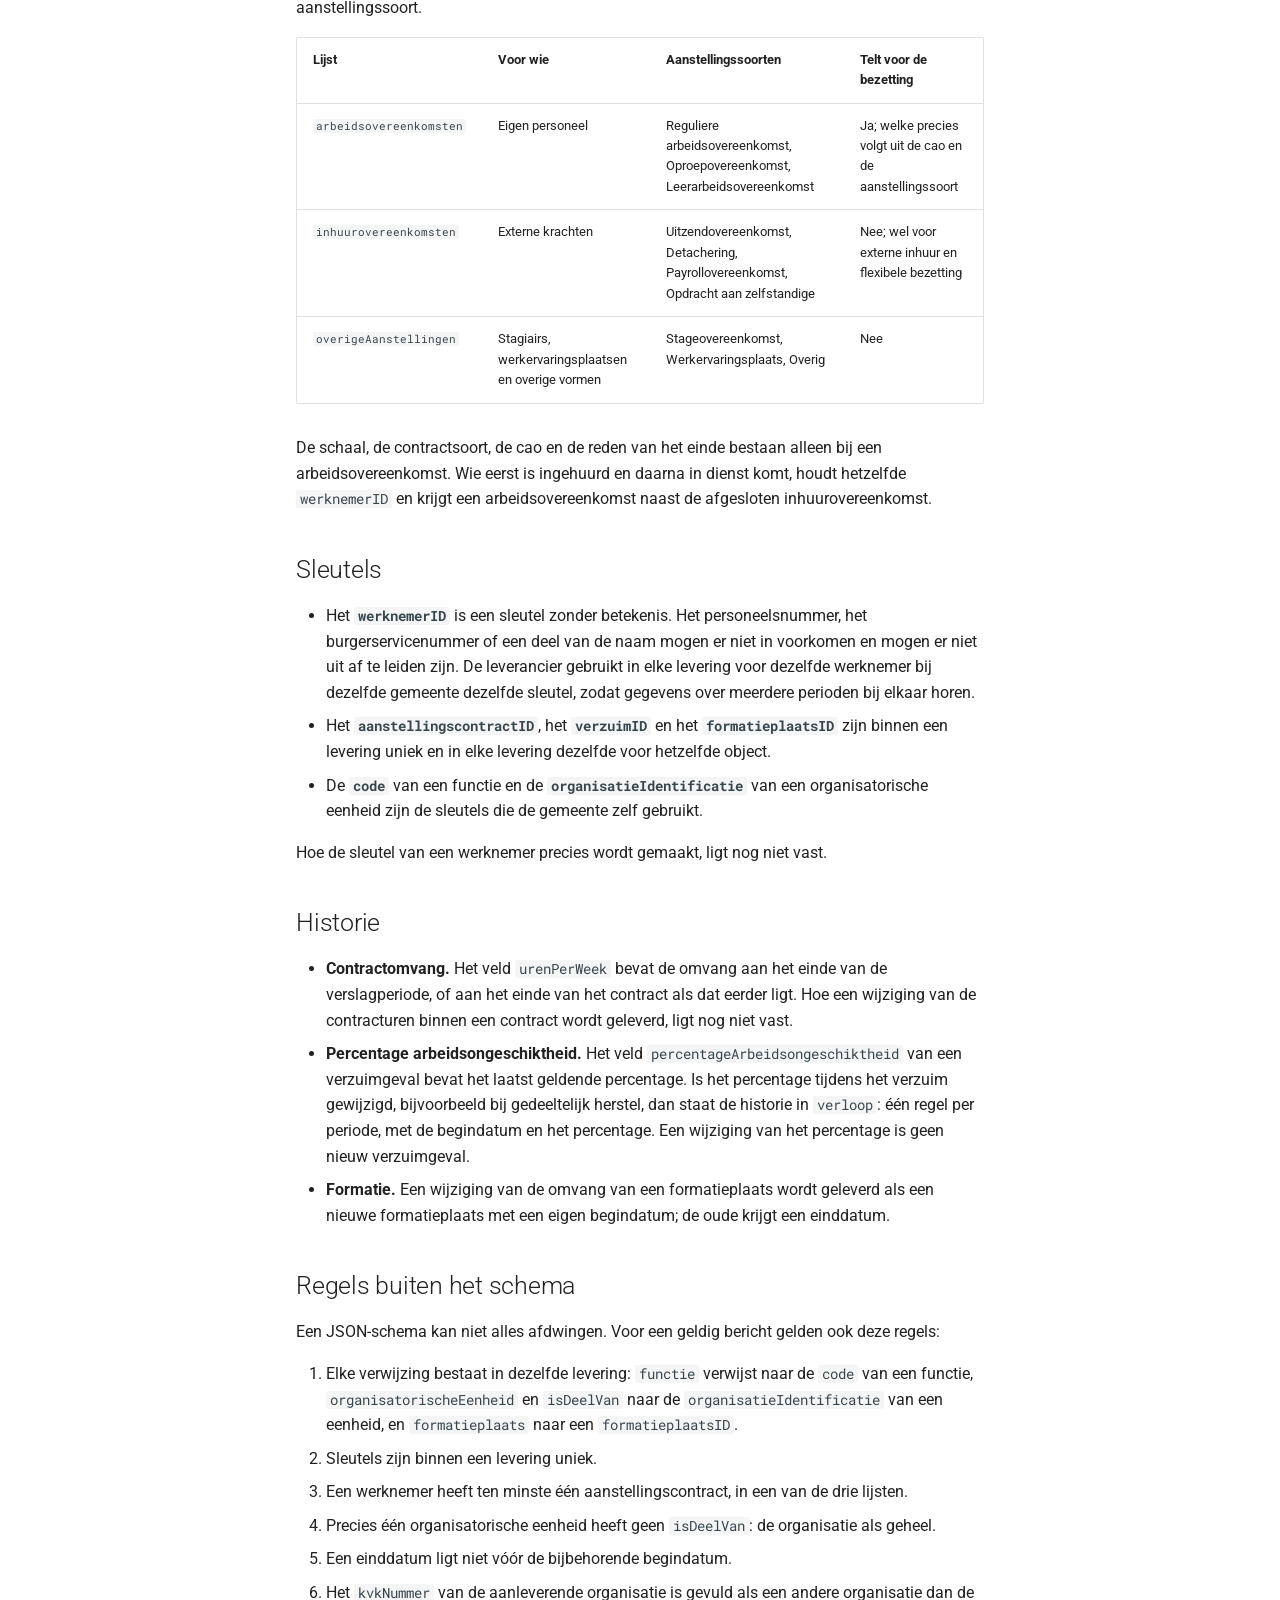
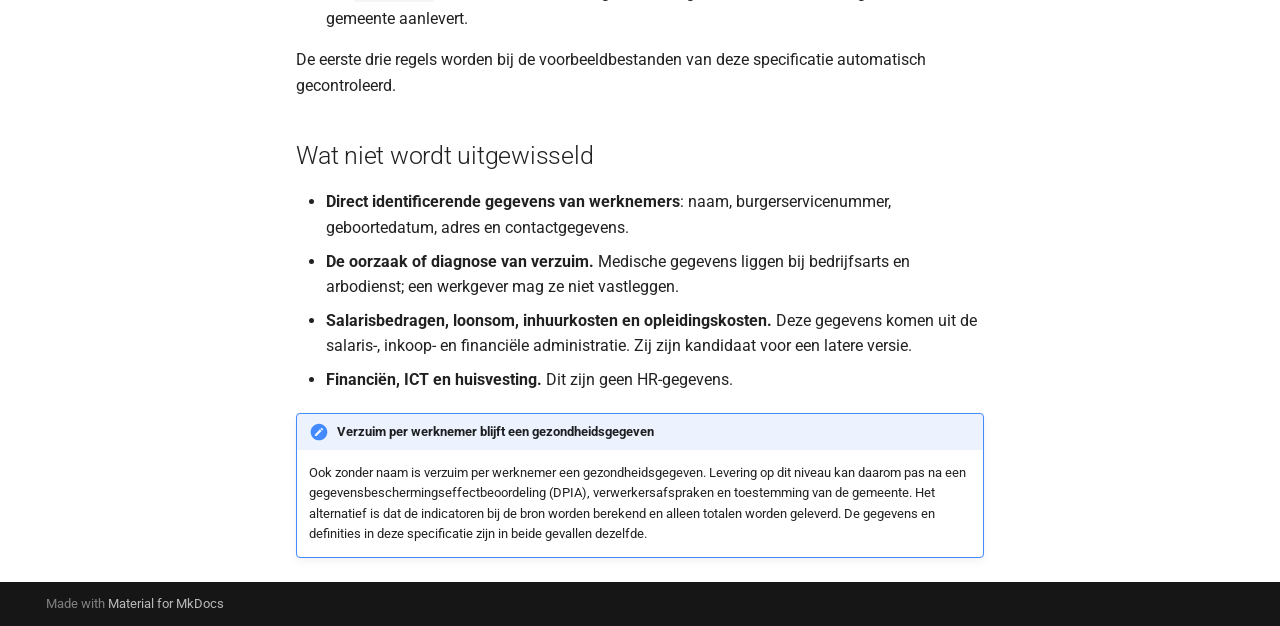
<file: v0.1/aanlevering/index.html>
<!doctype html>
<html lang="nl" class="no-js">
  <head>
    
      <meta charset="utf-8">
      <meta name="viewport" content="width=device-width,initial-scale=1">
      
        <meta name="description" content="De uitwisselspecificatie voor HR- en verzuimgegevens van gemeenten voor het Verzuimportaal">
      
      
        <meta name="author" content="Arjen Brienen">
      
      
        <link rel="canonical" href="https://brienen.github.io/verzuimdata/latest/aanlevering/">
      
      
        <link rel="prev" href="../uitwisselspecificatie/">
      
      
        <link rel="next" href="../Hoofdlijnen_Model%20HR/">
      
      
      <link rel="icon" href="../assets/images/favicon.png">
      <meta name="generator" content="mkdocs-1.6.1, mkdocs-material-9.6.14">
    
    
      
        <title>Selectie en aanlevering - Verzuimportaal: uitwisselspecificatie HR-gegevens</title>
      
    
    
      <link rel="stylesheet" href="../assets/stylesheets/main.342714a4.min.css">
      
      


    
    
      
    
    
      
        
        
        <link rel="preconnect" href="https://fonts.gstatic.com" crossorigin>
        <link rel="stylesheet" href="https://fonts.googleapis.com/css?family=Roboto:300,300i,400,400i,700,700i%7CRoboto+Mono:400,400i,700,700i&display=fallback">
        <style>:root{--md-text-font:"Roboto";--md-code-font:"Roboto Mono"}</style>
      
    
    
      <link rel="stylesheet" href="../stylesheets/extra.css">
    
    <script>__md_scope=new URL("..",location),__md_hash=e=>[...e].reduce(((e,_)=>(e<<5)-e+_.charCodeAt(0)),0),__md_get=(e,_=localStorage,t=__md_scope)=>JSON.parse(_.getItem(t.pathname+"."+e)),__md_set=(e,_,t=localStorage,a=__md_scope)=>{try{t.setItem(a.pathname+"."+e,JSON.stringify(_))}catch(e){}}</script>
    
      

    
    
    
  </head>
  
  
    <body dir="ltr">
  
    
    <input class="md-toggle" data-md-toggle="drawer" type="checkbox" id="__drawer" autocomplete="off">
    <input class="md-toggle" data-md-toggle="search" type="checkbox" id="__search" autocomplete="off">
    <label class="md-overlay" for="__drawer"></label>
    <div data-md-component="skip">
      
        
        <a href="#selectie-en-aanlevering" class="md-skip">
          Ga naar inhoud
        </a>
      
    </div>
    <div data-md-component="announce">
      
    </div>
    
      <div data-md-color-scheme="default" data-md-component="outdated" hidden>
        
      </div>
    
    
      

  

<header class="md-header md-header--shadow" data-md-component="header">
  <nav class="md-header__inner md-grid" aria-label="Header">
    <a href=".." title="Verzuimportaal: uitwisselspecificatie HR-gegevens" class="md-header__button md-logo" aria-label="Verzuimportaal: uitwisselspecificatie HR-gegevens" data-md-component="logo">
      
  
  <svg xmlns="http://www.w3.org/2000/svg" viewBox="0 0 24 24"><path d="M12 8a3 3 0 0 0 3-3 3 3 0 0 0-3-3 3 3 0 0 0-3 3 3 3 0 0 0 3 3m0 3.54C9.64 9.35 6.5 8 3 8v11c3.5 0 6.64 1.35 9 3.54 2.36-2.19 5.5-3.54 9-3.54V8c-3.5 0-6.64 1.35-9 3.54"/></svg>

    </a>
    <label class="md-header__button md-icon" for="__drawer">
      
      <svg xmlns="http://www.w3.org/2000/svg" viewBox="0 0 24 24"><path d="M3 6h18v2H3zm0 5h18v2H3zm0 5h18v2H3z"/></svg>
    </label>
    <div class="md-header__title" data-md-component="header-title">
      <div class="md-header__ellipsis">
        <div class="md-header__topic">
          <span class="md-ellipsis">
            Verzuimportaal: uitwisselspecificatie HR-gegevens
          </span>
        </div>
        <div class="md-header__topic" data-md-component="header-topic">
          <span class="md-ellipsis">
            
              Selectie en aanlevering
            
          </span>
        </div>
      </div>
    </div>
    
    
      <script>var palette=__md_get("__palette");if(palette&&palette.color){if("(prefers-color-scheme)"===palette.color.media){var media=matchMedia("(prefers-color-scheme: light)"),input=document.querySelector(media.matches?"[data-md-color-media='(prefers-color-scheme: light)']":"[data-md-color-media='(prefers-color-scheme: dark)']");palette.color.media=input.getAttribute("data-md-color-media"),palette.color.scheme=input.getAttribute("data-md-color-scheme"),palette.color.primary=input.getAttribute("data-md-color-primary"),palette.color.accent=input.getAttribute("data-md-color-accent")}for(var[key,value]of Object.entries(palette.color))document.body.setAttribute("data-md-color-"+key,value)}</script>
    
    
    
      
      
        <label class="md-header__button md-icon" for="__search">
          
          <svg xmlns="http://www.w3.org/2000/svg" viewBox="0 0 24 24"><path d="M9.5 3A6.5 6.5 0 0 1 16 9.5c0 1.61-.59 3.09-1.56 4.23l.27.27h.79l5 5-1.5 1.5-5-5v-.79l-.27-.27A6.52 6.52 0 0 1 9.5 16 6.5 6.5 0 0 1 3 9.5 6.5 6.5 0 0 1 9.5 3m0 2C7 5 5 7 5 9.5S7 14 9.5 14 14 12 14 9.5 12 5 9.5 5"/></svg>
        </label>
        <div class="md-search" data-md-component="search" role="dialog">
  <label class="md-search__overlay" for="__search"></label>
  <div class="md-search__inner" role="search">
    <form class="md-search__form" name="search">
      <input type="text" class="md-search__input" name="query" aria-label="Zoeken" placeholder="Zoeken" autocapitalize="off" autocorrect="off" autocomplete="off" spellcheck="false" data-md-component="search-query" required>
      <label class="md-search__icon md-icon" for="__search">
        
        <svg xmlns="http://www.w3.org/2000/svg" viewBox="0 0 24 24"><path d="M9.5 3A6.5 6.5 0 0 1 16 9.5c0 1.61-.59 3.09-1.56 4.23l.27.27h.79l5 5-1.5 1.5-5-5v-.79l-.27-.27A6.52 6.52 0 0 1 9.5 16 6.5 6.5 0 0 1 3 9.5 6.5 6.5 0 0 1 9.5 3m0 2C7 5 5 7 5 9.5S7 14 9.5 14 14 12 14 9.5 12 5 9.5 5"/></svg>
        
        <svg xmlns="http://www.w3.org/2000/svg" viewBox="0 0 24 24"><path d="M20 11v2H8l5.5 5.5-1.42 1.42L4.16 12l7.92-7.92L13.5 5.5 8 11z"/></svg>
      </label>
      <nav class="md-search__options" aria-label="Zoeken">
        
        <button type="reset" class="md-search__icon md-icon" title="Leegmaken" aria-label="Leegmaken" tabindex="-1">
          
          <svg xmlns="http://www.w3.org/2000/svg" viewBox="0 0 24 24"><path d="M19 6.41 17.59 5 12 10.59 6.41 5 5 6.41 10.59 12 5 17.59 6.41 19 12 13.41 17.59 19 19 17.59 13.41 12z"/></svg>
        </button>
      </nav>
      
    </form>
    <div class="md-search__output">
      <div class="md-search__scrollwrap" tabindex="0" data-md-scrollfix>
        <div class="md-search-result" data-md-component="search-result">
          <div class="md-search-result__meta">
            Zoeken initialiseren
          </div>
          <ol class="md-search-result__list" role="presentation"></ol>
        </div>
      </div>
    </div>
  </div>
</div>
      
    
    
      <div class="md-header__source">
        <a href="https://github.com/brienen/verzuimdata" title="Ga naar repository" class="md-source" data-md-component="source">
  <div class="md-source__icon md-icon">
    
    <svg xmlns="http://www.w3.org/2000/svg" viewBox="0 0 448 512"><!--! Font Awesome Free 6.7.2 by @fontawesome - https://fontawesome.com License - https://fontawesome.com/license/free (Icons: CC BY 4.0, Fonts: SIL OFL 1.1, Code: MIT License) Copyright 2024 Fonticons, Inc.--><path d="M439.55 236.05 244 40.45a28.87 28.87 0 0 0-40.81 0l-40.66 40.63 51.52 51.52c27.06-9.14 52.68 16.77 43.39 43.68l49.66 49.66c34.23-11.8 61.18 31 35.47 56.69-26.49 26.49-70.21-2.87-56-37.34L240.22 199v121.85c25.3 12.54 22.26 41.85 9.08 55a34.34 34.34 0 0 1-48.55 0c-17.57-17.6-11.07-46.91 11.25-56v-123c-20.8-8.51-24.6-30.74-18.64-45L142.57 101 8.45 235.14a28.86 28.86 0 0 0 0 40.81l195.61 195.6a28.86 28.86 0 0 0 40.8 0l194.69-194.69a28.86 28.86 0 0 0 0-40.81"/></svg>
  </div>
  <div class="md-source__repository">
    GitHub
  </div>
</a>
      </div>
    
  </nav>
  
</header>
    
    <div class="md-container" data-md-component="container">
      
      
        
          
        
      
      <main class="md-main" data-md-component="main">
        <div class="md-main__inner md-grid">
          
            
              
              <div class="md-sidebar md-sidebar--primary" data-md-component="sidebar" data-md-type="navigation" >
                <div class="md-sidebar__scrollwrap">
                  <div class="md-sidebar__inner">
                    



<nav class="md-nav md-nav--primary" aria-label="Navigatie" data-md-level="0">
  <label class="md-nav__title" for="__drawer">
    <a href=".." title="Verzuimportaal: uitwisselspecificatie HR-gegevens" class="md-nav__button md-logo" aria-label="Verzuimportaal: uitwisselspecificatie HR-gegevens" data-md-component="logo">
      
  
  <svg xmlns="http://www.w3.org/2000/svg" viewBox="0 0 24 24"><path d="M12 8a3 3 0 0 0 3-3 3 3 0 0 0-3-3 3 3 0 0 0-3 3 3 3 0 0 0 3 3m0 3.54C9.64 9.35 6.5 8 3 8v11c3.5 0 6.64 1.35 9 3.54 2.36-2.19 5.5-3.54 9-3.54V8c-3.5 0-6.64 1.35-9 3.54"/></svg>

    </a>
    Verzuimportaal: uitwisselspecificatie HR-gegevens
  </label>
  
    <div class="md-nav__source">
      <a href="https://github.com/brienen/verzuimdata" title="Ga naar repository" class="md-source" data-md-component="source">
  <div class="md-source__icon md-icon">
    
    <svg xmlns="http://www.w3.org/2000/svg" viewBox="0 0 448 512"><!--! Font Awesome Free 6.7.2 by @fontawesome - https://fontawesome.com License - https://fontawesome.com/license/free (Icons: CC BY 4.0, Fonts: SIL OFL 1.1, Code: MIT License) Copyright 2024 Fonticons, Inc.--><path d="M439.55 236.05 244 40.45a28.87 28.87 0 0 0-40.81 0l-40.66 40.63 51.52 51.52c27.06-9.14 52.68 16.77 43.39 43.68l49.66 49.66c34.23-11.8 61.18 31 35.47 56.69-26.49 26.49-70.21-2.87-56-37.34L240.22 199v121.85c25.3 12.54 22.26 41.85 9.08 55a34.34 34.34 0 0 1-48.55 0c-17.57-17.6-11.07-46.91 11.25-56v-123c-20.8-8.51-24.6-30.74-18.64-45L142.57 101 8.45 235.14a28.86 28.86 0 0 0 0 40.81l195.61 195.6a28.86 28.86 0 0 0 40.8 0l194.69-194.69a28.86 28.86 0 0 0 0-40.81"/></svg>
  </div>
  <div class="md-source__repository">
    GitHub
  </div>
</a>
    </div>
  
  <ul class="md-nav__list" data-md-scrollfix>
    
      
      
  
  
  
  
    <li class="md-nav__item">
      <a href=".." class="md-nav__link">
        
  
  
  <span class="md-ellipsis">
    Home
    
  </span>
  

      </a>
    </li>
  

    
      
      
  
  
    
  
  
  
    
    
    
    
    
    <li class="md-nav__item md-nav__item--active md-nav__item--nested">
      
        
        
        <input class="md-nav__toggle md-toggle " type="checkbox" id="__nav_2" checked>
        
          
          <label class="md-nav__link" for="__nav_2" id="__nav_2_label" tabindex="0">
            
  
  
  <span class="md-ellipsis">
    Uitwisselspecificatie
    
  </span>
  

            <span class="md-nav__icon md-icon"></span>
          </label>
        
        <nav class="md-nav" data-md-level="1" aria-labelledby="__nav_2_label" aria-expanded="true">
          <label class="md-nav__title" for="__nav_2">
            <span class="md-nav__icon md-icon"></span>
            Uitwisselspecificatie
          </label>
          <ul class="md-nav__list" data-md-scrollfix>
            
              
                
  
  
  
  
    <li class="md-nav__item">
      <a href="../uitwisselspecificatie/" class="md-nav__link">
        
  
  
  <span class="md-ellipsis">
    JSON-schema en voorbeelden
    
  </span>
  

      </a>
    </li>
  

              
            
              
                
  
  
    
  
  
  
    <li class="md-nav__item md-nav__item--active">
      
      <input class="md-nav__toggle md-toggle" type="checkbox" id="__toc">
      
      
        
      
      
        <label class="md-nav__link md-nav__link--active" for="__toc">
          
  
  
  <span class="md-ellipsis">
    Selectie en aanlevering
    
  </span>
  

          <span class="md-nav__icon md-icon"></span>
        </label>
      
      <a href="./" class="md-nav__link md-nav__link--active">
        
  
  
  <span class="md-ellipsis">
    Selectie en aanlevering
    
  </span>
  

      </a>
      
        

<nav class="md-nav md-nav--secondary" aria-label="Inhoudsopgave">
  
  
  
    
  
  
    <label class="md-nav__title" for="__toc">
      <span class="md-nav__icon md-icon"></span>
      Inhoudsopgave
    </label>
    <ul class="md-nav__list" data-md-component="toc" data-md-scrollfix>
      
        <li class="md-nav__item">
  <a href="#uitwisselvarianten" class="md-nav__link">
    <span class="md-ellipsis">
      Uitwisselvarianten
    </span>
  </a>
  
</li>
      
        <li class="md-nav__item">
  <a href="#verslagperiode" class="md-nav__link">
    <span class="md-ellipsis">
      Verslagperiode
    </span>
  </a>
  
</li>
      
        <li class="md-nav__item">
  <a href="#selectieregels" class="md-nav__link">
    <span class="md-ellipsis">
      Selectieregels
    </span>
  </a>
  
</li>
      
        <li class="md-nav__item">
  <a href="#drie-soorten-aanstelling" class="md-nav__link">
    <span class="md-ellipsis">
      Drie soorten aanstelling
    </span>
  </a>
  
</li>
      
        <li class="md-nav__item">
  <a href="#sleutels" class="md-nav__link">
    <span class="md-ellipsis">
      Sleutels
    </span>
  </a>
  
</li>
      
        <li class="md-nav__item">
  <a href="#historie" class="md-nav__link">
    <span class="md-ellipsis">
      Historie
    </span>
  </a>
  
</li>
      
        <li class="md-nav__item">
  <a href="#regels-buiten-het-schema" class="md-nav__link">
    <span class="md-ellipsis">
      Regels buiten het schema
    </span>
  </a>
  
</li>
      
        <li class="md-nav__item">
  <a href="#wat-niet-wordt-uitgewisseld" class="md-nav__link">
    <span class="md-ellipsis">
      Wat niet wordt uitgewisseld
    </span>
  </a>
  
</li>
      
    </ul>
  
</nav>
      
    </li>
  

              
            
          </ul>
        </nav>
      
    </li>
  

    
      
      
  
  
  
  
    
    
    
    
    
    <li class="md-nav__item md-nav__item--nested">
      
        
        
        <input class="md-nav__toggle md-toggle " type="checkbox" id="__nav_3" >
        
          
          <label class="md-nav__link" for="__nav_3" id="__nav_3_label" tabindex="0">
            
  
  
  <span class="md-ellipsis">
    Informatiemodel
    
  </span>
  

            <span class="md-nav__icon md-icon"></span>
          </label>
        
        <nav class="md-nav" data-md-level="1" aria-labelledby="__nav_3_label" aria-expanded="false">
          <label class="md-nav__title" for="__nav_3">
            <span class="md-nav__icon md-icon"></span>
            Informatiemodel
          </label>
          <ul class="md-nav__list" data-md-scrollfix>
            
              
                
  
  
  
  
    <li class="md-nav__item">
      <a href="../Hoofdlijnen_Model%20HR/" class="md-nav__link">
        
  
  
  <span class="md-ellipsis">
    Hoofdlijnen
    
  </span>
  

      </a>
    </li>
  

              
            
              
                
  
  
  
  
    <li class="md-nav__item">
      <a href="../definities/Detail_Model%20HR/" class="md-nav__link">
        
  
  
  <span class="md-ellipsis">
    Detailspecificatie
    
  </span>
  

      </a>
    </li>
  

              
            
          </ul>
        </nav>
      
    </li>
  

    
      
      
  
  
  
  
    <li class="md-nav__item">
      <a href="../api/" class="md-nav__link">
        
  
  
  <span class="md-ellipsis">
    Koppelvlak API
    
  </span>
  

      </a>
    </li>
  

    
      
      
  
  
  
  
    <li class="md-nav__item">
      <a href="../VraagEnAntwoord/" class="md-nav__link">
        
  
  
  <span class="md-ellipsis">
    Vraag en antwoord
    
  </span>
  

      </a>
    </li>
  

    
      
      
  
  
  
  
    <li class="md-nav__item">
      <a href="../Achtergrond/" class="md-nav__link">
        
  
  
  <span class="md-ellipsis">
    Achtergrond
    
  </span>
  

      </a>
    </li>
  

    
      
      
  
  
  
  
    <li class="md-nav__item">
      <a href="../wijzigingen/" class="md-nav__link">
        
  
  
  <span class="md-ellipsis">
    Wijzigingen
    
  </span>
  

      </a>
    </li>
  

    
  </ul>
</nav>
                  </div>
                </div>
              </div>
            
            
              
              <div class="md-sidebar md-sidebar--secondary" data-md-component="sidebar" data-md-type="toc" >
                <div class="md-sidebar__scrollwrap">
                  <div class="md-sidebar__inner">
                    

<nav class="md-nav md-nav--secondary" aria-label="Inhoudsopgave">
  
  
  
    
  
  
    <label class="md-nav__title" for="__toc">
      <span class="md-nav__icon md-icon"></span>
      Inhoudsopgave
    </label>
    <ul class="md-nav__list" data-md-component="toc" data-md-scrollfix>
      
        <li class="md-nav__item">
  <a href="#uitwisselvarianten" class="md-nav__link">
    <span class="md-ellipsis">
      Uitwisselvarianten
    </span>
  </a>
  
</li>
      
        <li class="md-nav__item">
  <a href="#verslagperiode" class="md-nav__link">
    <span class="md-ellipsis">
      Verslagperiode
    </span>
  </a>
  
</li>
      
        <li class="md-nav__item">
  <a href="#selectieregels" class="md-nav__link">
    <span class="md-ellipsis">
      Selectieregels
    </span>
  </a>
  
</li>
      
        <li class="md-nav__item">
  <a href="#drie-soorten-aanstelling" class="md-nav__link">
    <span class="md-ellipsis">
      Drie soorten aanstelling
    </span>
  </a>
  
</li>
      
        <li class="md-nav__item">
  <a href="#sleutels" class="md-nav__link">
    <span class="md-ellipsis">
      Sleutels
    </span>
  </a>
  
</li>
      
        <li class="md-nav__item">
  <a href="#historie" class="md-nav__link">
    <span class="md-ellipsis">
      Historie
    </span>
  </a>
  
</li>
      
        <li class="md-nav__item">
  <a href="#regels-buiten-het-schema" class="md-nav__link">
    <span class="md-ellipsis">
      Regels buiten het schema
    </span>
  </a>
  
</li>
      
        <li class="md-nav__item">
  <a href="#wat-niet-wordt-uitgewisseld" class="md-nav__link">
    <span class="md-ellipsis">
      Wat niet wordt uitgewisseld
    </span>
  </a>
  
</li>
      
    </ul>
  
</nav>
                  </div>
                </div>
              </div>
            
          
          
            <div class="md-content" data-md-component="content">
              <article class="md-content__inner md-typeset">
                
                  


  
  


<h1 id="selectie-en-aanlevering">Selectie en aanlevering<a class="headerlink" href="#selectie-en-aanlevering" title="Permanent link">&para;</a></h1>
<p>Deze pagina beschrijft welke gegevens in een levering horen en welke regels gelden naast het JSON-schema.</p>
<h2 id="uitwisselvarianten">Uitwisselvarianten<a class="headerlink" href="#uitwisselvarianten" title="Permanent link">&para;</a></h2>
<p>Het begrip levering maakt het mogelijk om in één bericht voor één of voor meerdere gemeenten te leveren.</p>
<table>
<thead>
<tr>
<th style="text-align: left;">Variant</th>
<th style="text-align: left;">Aantal leveringen</th>
<th style="text-align: left;">Aanleverende organisatie</th>
</tr>
</thead>
<tbody>
<tr>
<td style="text-align: left;">De gemeente levert zelf</td>
<td style="text-align: left;">Eén</td>
<td style="text-align: left;">Naam van de gemeente; geen KvK-nummer</td>
</tr>
<tr>
<td style="text-align: left;">Een derde levert voor één gemeente</td>
<td style="text-align: left;">Eén</td>
<td style="text-align: left;">Naam en KvK-nummer van de leverancier</td>
</tr>
<tr>
<td style="text-align: left;">Een leverancier levert voor meerdere gemeenten</td>
<td style="text-align: left;">Eén per gemeente, genummerd met de teller</td>
<td style="text-align: left;">Naam en KvK-nummer van de leverancier, in elke levering herhaald</td>
</tr>
</tbody>
</table>
<p>In alle varianten bevat elke levering de gemeentecode van de gemeente waarover de gegevens gaan. Een leverancier levert uitsluitend voor gemeenten die daarvoor opdracht hebben gegeven.</p>
<h2 id="verslagperiode">Verslagperiode<a class="headerlink" href="#verslagperiode" title="Permanent link">&para;</a></h2>
<p>Een levering gaat over een verslagperiode: <code>startdatumLevering</code> tot en met <code>einddatumLevering</code>. In eerste instantie is dat een kalenderjaar, met 31 december als peildatum. Levering per kwartaal is een mogelijke vervolgstap.</p>
<h2 id="selectieregels">Selectieregels<a class="headerlink" href="#selectieregels" title="Permanent link">&para;</a></h2>
<ul>
<li><strong>Werknemers.</strong> Alle werknemers met ten minste één aanstellingscontract dat de verslagperiode raakt. Een werknemer die binnen de periode begint en weer vertrekt, hoort er dus bij.</li>
<li><strong>Aanstellingscontracten.</strong> Alle contracten van die werknemers die de periode raken: arbeidsovereenkomsten, inhuurovereenkomsten en overige aanstellingen. Een verlenging of een nieuwe overeenkomst is een nieuw contract.</li>
<li><strong>Inzet.</strong> Alle inzet op die contracten die de periode raakt. Opeenvolgende inzetten laten zien wanneer iemand van functie of organisatieonderdeel is gewisseld.</li>
<li><strong>Verzuim.</strong> Alle verzuim dat de periode raakt, met de werkelijke begindatum, ook als die vóór de periode ligt. Dat is nodig om de verzuimduur te bepalen. Lopend verzuim heeft geen einddatum.</li>
<li><strong>Verlof.</strong> Toegekend verlof dat de periode raakt. Vakantieverlof hoeft niet te worden geleverd.</li>
<li><strong>Rollen.</strong> Alle rollen die in de periode gelden. De rol met rolsoort <code>Leidinggevende</code> bepaalt wie aan welke eenheid leiding geeft.</li>
<li><strong>Formatieplaatsen, functies en organisatorische eenheden.</strong> Alle voorkomens die in de periode bestaan, ook onbezette formatieplaatsen. Elk object waarnaar een contract, inzet, rol of formatieplaats verwijst, staat in de levering.</li>
</ul>
<h2 id="drie-soorten-aanstelling">Drie soorten aanstelling<a class="headerlink" href="#drie-soorten-aanstelling" title="Permanent link">&para;</a></h2>
<p>Wie voor de gemeente werkt, doet dat op grond van een aanstellingscontract. De specificatie kent drie soorten, elk met een eigen lijst bij de werknemer en een eigen waardelijst voor de aanstellingssoort.</p>
<table>
<thead>
<tr>
<th style="text-align: left;">Lijst</th>
<th style="text-align: left;">Voor wie</th>
<th style="text-align: left;">Aanstellingssoorten</th>
<th style="text-align: left;">Telt voor de bezetting</th>
</tr>
</thead>
<tbody>
<tr>
<td style="text-align: left;"><code>arbeidsovereenkomsten</code></td>
<td style="text-align: left;">Eigen personeel</td>
<td style="text-align: left;">Reguliere arbeidsovereenkomst, Oproepovereenkomst, Leerarbeidsovereenkomst</td>
<td style="text-align: left;">Ja; welke precies volgt uit de cao en de aanstellingssoort</td>
</tr>
<tr>
<td style="text-align: left;"><code>inhuurovereenkomsten</code></td>
<td style="text-align: left;">Externe krachten</td>
<td style="text-align: left;">Uitzendovereenkomst, Detachering, Payrollovereenkomst, Opdracht aan zelfstandige</td>
<td style="text-align: left;">Nee; wel voor externe inhuur en flexibele bezetting</td>
</tr>
<tr>
<td style="text-align: left;"><code>overigeAanstellingen</code></td>
<td style="text-align: left;">Stagiairs, werkervaringsplaatsen en overige vormen</td>
<td style="text-align: left;">Stageovereenkomst, Werkervaringsplaats, Overig</td>
<td style="text-align: left;">Nee</td>
</tr>
</tbody>
</table>
<p>De schaal, de contractsoort, de cao en de reden van het einde bestaan alleen bij een arbeidsovereenkomst. Wie eerst is ingehuurd en daarna in dienst komt, houdt hetzelfde <code>werknemerID</code> en krijgt een arbeidsovereenkomst naast de afgesloten inhuurovereenkomst.</p>
<h2 id="sleutels">Sleutels<a class="headerlink" href="#sleutels" title="Permanent link">&para;</a></h2>
<ul>
<li>Het <strong><code>werknemerID</code></strong> is een sleutel zonder betekenis. Het personeelsnummer, het burgerservicenummer of een deel van de naam mogen er niet in voorkomen en mogen er niet uit af te leiden zijn. De leverancier gebruikt in elke levering voor dezelfde werknemer bij dezelfde gemeente dezelfde sleutel, zodat gegevens over meerdere perioden bij elkaar horen.</li>
<li>Het <strong><code>aanstellingscontractID</code></strong>, het <strong><code>verzuimID</code></strong> en het <strong><code>formatieplaatsID</code></strong> zijn binnen een levering uniek en in elke levering dezelfde voor hetzelfde object.</li>
<li>De <strong><code>code</code></strong> van een functie en de <strong><code>organisatieIdentificatie</code></strong> van een organisatorische eenheid zijn de sleutels die de gemeente zelf gebruikt.</li>
</ul>
<p>Hoe de sleutel van een werknemer precies wordt gemaakt, ligt nog niet vast.</p>
<h2 id="historie">Historie<a class="headerlink" href="#historie" title="Permanent link">&para;</a></h2>
<ul>
<li><strong>Contractomvang.</strong> Het veld <code>urenPerWeek</code> bevat de omvang aan het einde van de verslagperiode, of aan het einde van het contract als dat eerder ligt. Hoe een wijziging van de contracturen binnen een contract wordt geleverd, ligt nog niet vast.</li>
<li><strong>Percentage arbeidsongeschiktheid.</strong> Het veld <code>percentageArbeidsongeschiktheid</code> van een verzuimgeval bevat het laatst geldende percentage. Is het percentage tijdens het verzuim gewijzigd, bijvoorbeeld bij gedeeltelijk herstel, dan staat de historie in <code>verloop</code>: één regel per periode, met de begindatum en het percentage. Een wijziging van het percentage is geen nieuw verzuimgeval.</li>
<li><strong>Formatie.</strong> Een wijziging van de omvang van een formatieplaats wordt geleverd als een nieuwe formatieplaats met een eigen begindatum; de oude krijgt een einddatum.</li>
</ul>
<h2 id="regels-buiten-het-schema">Regels buiten het schema<a class="headerlink" href="#regels-buiten-het-schema" title="Permanent link">&para;</a></h2>
<p>Een JSON-schema kan niet alles afdwingen. Voor een geldig bericht gelden ook deze regels:</p>
<ol>
<li>Elke verwijzing bestaat in dezelfde levering: <code>functie</code> verwijst naar de <code>code</code> van een functie, <code>organisatorischeEenheid</code> en <code>isDeelVan</code> naar de <code>organisatieIdentificatie</code> van een eenheid, en <code>formatieplaats</code> naar een <code>formatieplaatsID</code>.</li>
<li>Sleutels zijn binnen een levering uniek.</li>
<li>Een werknemer heeft ten minste één aanstellingscontract, in een van de drie lijsten.</li>
<li>Precies één organisatorische eenheid heeft geen <code>isDeelVan</code>: de organisatie als geheel.</li>
<li>Een einddatum ligt niet vóór de bijbehorende begindatum.</li>
<li>Het <code>kvkNummer</code> van de aanleverende organisatie is gevuld als een andere organisatie dan de gemeente aanlevert.</li>
</ol>
<p>De eerste drie regels worden bij de voorbeeldbestanden van deze specificatie automatisch gecontroleerd.</p>
<h2 id="wat-niet-wordt-uitgewisseld">Wat niet wordt uitgewisseld<a class="headerlink" href="#wat-niet-wordt-uitgewisseld" title="Permanent link">&para;</a></h2>
<ul>
<li><strong>Direct identificerende gegevens van werknemers</strong>: naam, burgerservicenummer, geboortedatum, adres en contactgegevens.</li>
<li><strong>De oorzaak of diagnose van verzuim.</strong> Medische gegevens liggen bij bedrijfsarts en arbodienst; een werkgever mag ze niet vastleggen.</li>
<li><strong>Salarisbedragen, loonsom, inhuurkosten en opleidingskosten.</strong> Deze gegevens komen uit de salaris-, inkoop- en financiële administratie. Zij zijn kandidaat voor een latere versie.</li>
<li><strong>Financiën, ICT en huisvesting.</strong> Dit zijn geen HR-gegevens.</li>
</ul>
<div class="admonition note">
<p class="admonition-title">Verzuim per werknemer blijft een gezondheidsgegeven</p>
<p>Ook zonder naam is verzuim per werknemer een gezondheidsgegeven. Levering op dit niveau kan daarom pas na een gegevensbeschermingseffectbeoordeling (DPIA), verwerkersafspraken en toestemming van de gemeente. Het alternatief is dat de indicatoren bij de bron worden berekend en alleen totalen worden geleverd. De gegevens en definities in deze specificatie zijn in beide gevallen dezelfde.</p>
</div>












                
              </article>
            </div>
          
          
<script>var target=document.getElementById(location.hash.slice(1));target&&target.name&&(target.checked=target.name.startsWith("__tabbed_"))</script>
        </div>
        
          <button type="button" class="md-top md-icon" data-md-component="top" hidden>
  
  <svg xmlns="http://www.w3.org/2000/svg" viewBox="0 0 24 24"><path d="M13 20h-2V8l-5.5 5.5-1.42-1.42L12 4.16l7.92 7.92-1.42 1.42L13 8z"/></svg>
  Terug naar boven
</button>
        
      </main>
      
        <footer class="md-footer">
  
  <div class="md-footer-meta md-typeset">
    <div class="md-footer-meta__inner md-grid">
      <div class="md-copyright">
  
  
    Made with
    <a href="https://squidfunk.github.io/mkdocs-material/" target="_blank" rel="noopener">
      Material for MkDocs
    </a>
  
</div>
      
    </div>
  </div>
</footer>
      
    </div>
    <div class="md-dialog" data-md-component="dialog">
      <div class="md-dialog__inner md-typeset"></div>
    </div>
    
    
    
      
      <script id="__config" type="application/json">{"base": "..", "features": ["content.code.copy", "navigation.top", "toc.follow"], "search": "../assets/javascripts/workers/search.d50fe291.min.js", "tags": null, "translations": {"clipboard.copied": "Gekopieerd naar klembord", "clipboard.copy": "Kopi\u00ebren naar klembord", "search.result.more.one": "1 extra overeenkomst op deze pagina", "search.result.more.other": "# extra overeenkomsten op deze pagina", "search.result.none": "Geen overeenkomende documenten", "search.result.one": "1 overeenkomende document", "search.result.other": "# overeenkomende documenten", "search.result.placeholder": "Typ om te beginnen met zoeken", "search.result.term.missing": "Ontbreekt", "select.version": "Selecteer versie"}, "version": {"provider": "mike"}}</script>
    
    
      <script src="../assets/javascripts/bundle.13a4f30d.min.js"></script>
      
    
  </body>
</html>
</file>
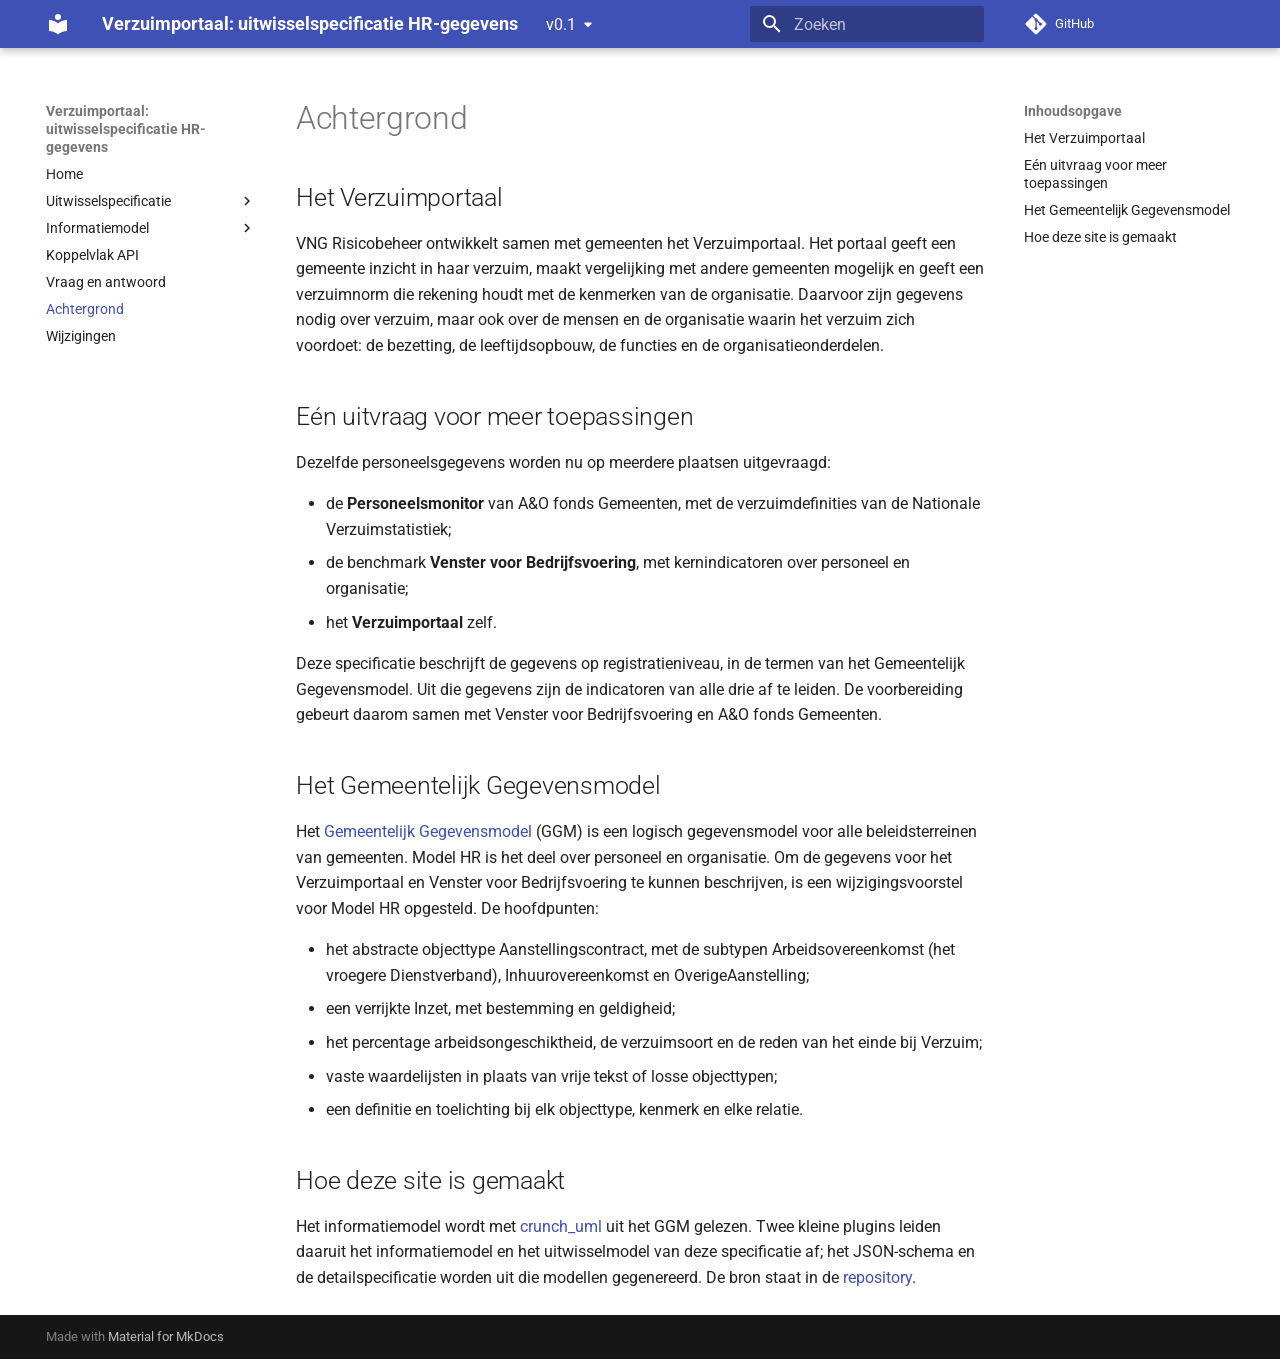
<file: v0.1/Achtergrond/index.html>
<!doctype html>
<html lang="nl" class="no-js">
  <head>
    
      <meta charset="utf-8">
      <meta name="viewport" content="width=device-width,initial-scale=1">
      
        <meta name="description" content="De uitwisselspecificatie voor HR- en verzuimgegevens van gemeenten voor het Verzuimportaal">
      
      
        <meta name="author" content="Arjen Brienen">
      
      
        <link rel="canonical" href="https://brienen.github.io/verzuimdata/latest/Achtergrond/">
      
      
        <link rel="prev" href="../VraagEnAntwoord/">
      
      
        <link rel="next" href="../wijzigingen/">
      
      
      <link rel="icon" href="../assets/images/favicon.png">
      <meta name="generator" content="mkdocs-1.6.1, mkdocs-material-9.6.14">
    
    
      
        <title>Achtergrond - Verzuimportaal: uitwisselspecificatie HR-gegevens</title>
      
    
    
      <link rel="stylesheet" href="../assets/stylesheets/main.342714a4.min.css">
      
      


    
    
      
    
    
      
        
        
        <link rel="preconnect" href="https://fonts.gstatic.com" crossorigin>
        <link rel="stylesheet" href="https://fonts.googleapis.com/css?family=Roboto:300,300i,400,400i,700,700i%7CRoboto+Mono:400,400i,700,700i&display=fallback">
        <style>:root{--md-text-font:"Roboto";--md-code-font:"Roboto Mono"}</style>
      
    
    
      <link rel="stylesheet" href="../stylesheets/extra.css">
    
    <script>__md_scope=new URL("..",location),__md_hash=e=>[...e].reduce(((e,_)=>(e<<5)-e+_.charCodeAt(0)),0),__md_get=(e,_=localStorage,t=__md_scope)=>JSON.parse(_.getItem(t.pathname+"."+e)),__md_set=(e,_,t=localStorage,a=__md_scope)=>{try{t.setItem(a.pathname+"."+e,JSON.stringify(_))}catch(e){}}</script>
    
      

    
    
    
  </head>
  
  
    <body dir="ltr">
  
    
    <input class="md-toggle" data-md-toggle="drawer" type="checkbox" id="__drawer" autocomplete="off">
    <input class="md-toggle" data-md-toggle="search" type="checkbox" id="__search" autocomplete="off">
    <label class="md-overlay" for="__drawer"></label>
    <div data-md-component="skip">
      
        
        <a href="#achtergrond" class="md-skip">
          Ga naar inhoud
        </a>
      
    </div>
    <div data-md-component="announce">
      
    </div>
    
      <div data-md-color-scheme="default" data-md-component="outdated" hidden>
        
      </div>
    
    
      

  

<header class="md-header md-header--shadow" data-md-component="header">
  <nav class="md-header__inner md-grid" aria-label="Header">
    <a href=".." title="Verzuimportaal: uitwisselspecificatie HR-gegevens" class="md-header__button md-logo" aria-label="Verzuimportaal: uitwisselspecificatie HR-gegevens" data-md-component="logo">
      
  
  <svg xmlns="http://www.w3.org/2000/svg" viewBox="0 0 24 24"><path d="M12 8a3 3 0 0 0 3-3 3 3 0 0 0-3-3 3 3 0 0 0-3 3 3 3 0 0 0 3 3m0 3.54C9.64 9.35 6.5 8 3 8v11c3.5 0 6.64 1.35 9 3.54 2.36-2.19 5.5-3.54 9-3.54V8c-3.5 0-6.64 1.35-9 3.54"/></svg>

    </a>
    <label class="md-header__button md-icon" for="__drawer">
      
      <svg xmlns="http://www.w3.org/2000/svg" viewBox="0 0 24 24"><path d="M3 6h18v2H3zm0 5h18v2H3zm0 5h18v2H3z"/></svg>
    </label>
    <div class="md-header__title" data-md-component="header-title">
      <div class="md-header__ellipsis">
        <div class="md-header__topic">
          <span class="md-ellipsis">
            Verzuimportaal: uitwisselspecificatie HR-gegevens
          </span>
        </div>
        <div class="md-header__topic" data-md-component="header-topic">
          <span class="md-ellipsis">
            
              Achtergrond
            
          </span>
        </div>
      </div>
    </div>
    
    
      <script>var palette=__md_get("__palette");if(palette&&palette.color){if("(prefers-color-scheme)"===palette.color.media){var media=matchMedia("(prefers-color-scheme: light)"),input=document.querySelector(media.matches?"[data-md-color-media='(prefers-color-scheme: light)']":"[data-md-color-media='(prefers-color-scheme: dark)']");palette.color.media=input.getAttribute("data-md-color-media"),palette.color.scheme=input.getAttribute("data-md-color-scheme"),palette.color.primary=input.getAttribute("data-md-color-primary"),palette.color.accent=input.getAttribute("data-md-color-accent")}for(var[key,value]of Object.entries(palette.color))document.body.setAttribute("data-md-color-"+key,value)}</script>
    
    
    
      
      
        <label class="md-header__button md-icon" for="__search">
          
          <svg xmlns="http://www.w3.org/2000/svg" viewBox="0 0 24 24"><path d="M9.5 3A6.5 6.5 0 0 1 16 9.5c0 1.61-.59 3.09-1.56 4.23l.27.27h.79l5 5-1.5 1.5-5-5v-.79l-.27-.27A6.52 6.52 0 0 1 9.5 16 6.5 6.5 0 0 1 3 9.5 6.5 6.5 0 0 1 9.5 3m0 2C7 5 5 7 5 9.5S7 14 9.5 14 14 12 14 9.5 12 5 9.5 5"/></svg>
        </label>
        <div class="md-search" data-md-component="search" role="dialog">
  <label class="md-search__overlay" for="__search"></label>
  <div class="md-search__inner" role="search">
    <form class="md-search__form" name="search">
      <input type="text" class="md-search__input" name="query" aria-label="Zoeken" placeholder="Zoeken" autocapitalize="off" autocorrect="off" autocomplete="off" spellcheck="false" data-md-component="search-query" required>
      <label class="md-search__icon md-icon" for="__search">
        
        <svg xmlns="http://www.w3.org/2000/svg" viewBox="0 0 24 24"><path d="M9.5 3A6.5 6.5 0 0 1 16 9.5c0 1.61-.59 3.09-1.56 4.23l.27.27h.79l5 5-1.5 1.5-5-5v-.79l-.27-.27A6.52 6.52 0 0 1 9.5 16 6.5 6.5 0 0 1 3 9.5 6.5 6.5 0 0 1 9.5 3m0 2C7 5 5 7 5 9.5S7 14 9.5 14 14 12 14 9.5 12 5 9.5 5"/></svg>
        
        <svg xmlns="http://www.w3.org/2000/svg" viewBox="0 0 24 24"><path d="M20 11v2H8l5.5 5.5-1.42 1.42L4.16 12l7.92-7.92L13.5 5.5 8 11z"/></svg>
      </label>
      <nav class="md-search__options" aria-label="Zoeken">
        
        <button type="reset" class="md-search__icon md-icon" title="Leegmaken" aria-label="Leegmaken" tabindex="-1">
          
          <svg xmlns="http://www.w3.org/2000/svg" viewBox="0 0 24 24"><path d="M19 6.41 17.59 5 12 10.59 6.41 5 5 6.41 10.59 12 5 17.59 6.41 19 12 13.41 17.59 19 19 17.59 13.41 12z"/></svg>
        </button>
      </nav>
      
    </form>
    <div class="md-search__output">
      <div class="md-search__scrollwrap" tabindex="0" data-md-scrollfix>
        <div class="md-search-result" data-md-component="search-result">
          <div class="md-search-result__meta">
            Zoeken initialiseren
          </div>
          <ol class="md-search-result__list" role="presentation"></ol>
        </div>
      </div>
    </div>
  </div>
</div>
      
    
    
      <div class="md-header__source">
        <a href="https://github.com/brienen/verzuimdata" title="Ga naar repository" class="md-source" data-md-component="source">
  <div class="md-source__icon md-icon">
    
    <svg xmlns="http://www.w3.org/2000/svg" viewBox="0 0 448 512"><!--! Font Awesome Free 6.7.2 by @fontawesome - https://fontawesome.com License - https://fontawesome.com/license/free (Icons: CC BY 4.0, Fonts: SIL OFL 1.1, Code: MIT License) Copyright 2024 Fonticons, Inc.--><path d="M439.55 236.05 244 40.45a28.87 28.87 0 0 0-40.81 0l-40.66 40.63 51.52 51.52c27.06-9.14 52.68 16.77 43.39 43.68l49.66 49.66c34.23-11.8 61.18 31 35.47 56.69-26.49 26.49-70.21-2.87-56-37.34L240.22 199v121.85c25.3 12.54 22.26 41.85 9.08 55a34.34 34.34 0 0 1-48.55 0c-17.57-17.6-11.07-46.91 11.25-56v-123c-20.8-8.51-24.6-30.74-18.64-45L142.57 101 8.45 235.14a28.86 28.86 0 0 0 0 40.81l195.61 195.6a28.86 28.86 0 0 0 40.8 0l194.69-194.69a28.86 28.86 0 0 0 0-40.81"/></svg>
  </div>
  <div class="md-source__repository">
    GitHub
  </div>
</a>
      </div>
    
  </nav>
  
</header>
    
    <div class="md-container" data-md-component="container">
      
      
        
          
        
      
      <main class="md-main" data-md-component="main">
        <div class="md-main__inner md-grid">
          
            
              
              <div class="md-sidebar md-sidebar--primary" data-md-component="sidebar" data-md-type="navigation" >
                <div class="md-sidebar__scrollwrap">
                  <div class="md-sidebar__inner">
                    



<nav class="md-nav md-nav--primary" aria-label="Navigatie" data-md-level="0">
  <label class="md-nav__title" for="__drawer">
    <a href=".." title="Verzuimportaal: uitwisselspecificatie HR-gegevens" class="md-nav__button md-logo" aria-label="Verzuimportaal: uitwisselspecificatie HR-gegevens" data-md-component="logo">
      
  
  <svg xmlns="http://www.w3.org/2000/svg" viewBox="0 0 24 24"><path d="M12 8a3 3 0 0 0 3-3 3 3 0 0 0-3-3 3 3 0 0 0-3 3 3 3 0 0 0 3 3m0 3.54C9.64 9.35 6.5 8 3 8v11c3.5 0 6.64 1.35 9 3.54 2.36-2.19 5.5-3.54 9-3.54V8c-3.5 0-6.64 1.35-9 3.54"/></svg>

    </a>
    Verzuimportaal: uitwisselspecificatie HR-gegevens
  </label>
  
    <div class="md-nav__source">
      <a href="https://github.com/brienen/verzuimdata" title="Ga naar repository" class="md-source" data-md-component="source">
  <div class="md-source__icon md-icon">
    
    <svg xmlns="http://www.w3.org/2000/svg" viewBox="0 0 448 512"><!--! Font Awesome Free 6.7.2 by @fontawesome - https://fontawesome.com License - https://fontawesome.com/license/free (Icons: CC BY 4.0, Fonts: SIL OFL 1.1, Code: MIT License) Copyright 2024 Fonticons, Inc.--><path d="M439.55 236.05 244 40.45a28.87 28.87 0 0 0-40.81 0l-40.66 40.63 51.52 51.52c27.06-9.14 52.68 16.77 43.39 43.68l49.66 49.66c34.23-11.8 61.18 31 35.47 56.69-26.49 26.49-70.21-2.87-56-37.34L240.22 199v121.85c25.3 12.54 22.26 41.85 9.08 55a34.34 34.34 0 0 1-48.55 0c-17.57-17.6-11.07-46.91 11.25-56v-123c-20.8-8.51-24.6-30.74-18.64-45L142.57 101 8.45 235.14a28.86 28.86 0 0 0 0 40.81l195.61 195.6a28.86 28.86 0 0 0 40.8 0l194.69-194.69a28.86 28.86 0 0 0 0-40.81"/></svg>
  </div>
  <div class="md-source__repository">
    GitHub
  </div>
</a>
    </div>
  
  <ul class="md-nav__list" data-md-scrollfix>
    
      
      
  
  
  
  
    <li class="md-nav__item">
      <a href=".." class="md-nav__link">
        
  
  
  <span class="md-ellipsis">
    Home
    
  </span>
  

      </a>
    </li>
  

    
      
      
  
  
  
  
    
    
    
    
    
    <li class="md-nav__item md-nav__item--nested">
      
        
        
        <input class="md-nav__toggle md-toggle " type="checkbox" id="__nav_2" >
        
          
          <label class="md-nav__link" for="__nav_2" id="__nav_2_label" tabindex="0">
            
  
  
  <span class="md-ellipsis">
    Uitwisselspecificatie
    
  </span>
  

            <span class="md-nav__icon md-icon"></span>
          </label>
        
        <nav class="md-nav" data-md-level="1" aria-labelledby="__nav_2_label" aria-expanded="false">
          <label class="md-nav__title" for="__nav_2">
            <span class="md-nav__icon md-icon"></span>
            Uitwisselspecificatie
          </label>
          <ul class="md-nav__list" data-md-scrollfix>
            
              
                
  
  
  
  
    <li class="md-nav__item">
      <a href="../uitwisselspecificatie/" class="md-nav__link">
        
  
  
  <span class="md-ellipsis">
    JSON-schema en voorbeelden
    
  </span>
  

      </a>
    </li>
  

              
            
              
                
  
  
  
  
    <li class="md-nav__item">
      <a href="../aanlevering/" class="md-nav__link">
        
  
  
  <span class="md-ellipsis">
    Selectie en aanlevering
    
  </span>
  

      </a>
    </li>
  

              
            
          </ul>
        </nav>
      
    </li>
  

    
      
      
  
  
  
  
    
    
    
    
    
    <li class="md-nav__item md-nav__item--nested">
      
        
        
        <input class="md-nav__toggle md-toggle " type="checkbox" id="__nav_3" >
        
          
          <label class="md-nav__link" for="__nav_3" id="__nav_3_label" tabindex="0">
            
  
  
  <span class="md-ellipsis">
    Informatiemodel
    
  </span>
  

            <span class="md-nav__icon md-icon"></span>
          </label>
        
        <nav class="md-nav" data-md-level="1" aria-labelledby="__nav_3_label" aria-expanded="false">
          <label class="md-nav__title" for="__nav_3">
            <span class="md-nav__icon md-icon"></span>
            Informatiemodel
          </label>
          <ul class="md-nav__list" data-md-scrollfix>
            
              
                
  
  
  
  
    <li class="md-nav__item">
      <a href="../Hoofdlijnen_Model%20HR/" class="md-nav__link">
        
  
  
  <span class="md-ellipsis">
    Hoofdlijnen
    
  </span>
  

      </a>
    </li>
  

              
            
              
                
  
  
  
  
    <li class="md-nav__item">
      <a href="../definities/Detail_Model%20HR/" class="md-nav__link">
        
  
  
  <span class="md-ellipsis">
    Detailspecificatie
    
  </span>
  

      </a>
    </li>
  

              
            
          </ul>
        </nav>
      
    </li>
  

    
      
      
  
  
  
  
    <li class="md-nav__item">
      <a href="../api/" class="md-nav__link">
        
  
  
  <span class="md-ellipsis">
    Koppelvlak API
    
  </span>
  

      </a>
    </li>
  

    
      
      
  
  
  
  
    <li class="md-nav__item">
      <a href="../VraagEnAntwoord/" class="md-nav__link">
        
  
  
  <span class="md-ellipsis">
    Vraag en antwoord
    
  </span>
  

      </a>
    </li>
  

    
      
      
  
  
    
  
  
  
    <li class="md-nav__item md-nav__item--active">
      
      <input class="md-nav__toggle md-toggle" type="checkbox" id="__toc">
      
      
        
      
      
        <label class="md-nav__link md-nav__link--active" for="__toc">
          
  
  
  <span class="md-ellipsis">
    Achtergrond
    
  </span>
  

          <span class="md-nav__icon md-icon"></span>
        </label>
      
      <a href="./" class="md-nav__link md-nav__link--active">
        
  
  
  <span class="md-ellipsis">
    Achtergrond
    
  </span>
  

      </a>
      
        

<nav class="md-nav md-nav--secondary" aria-label="Inhoudsopgave">
  
  
  
    
  
  
    <label class="md-nav__title" for="__toc">
      <span class="md-nav__icon md-icon"></span>
      Inhoudsopgave
    </label>
    <ul class="md-nav__list" data-md-component="toc" data-md-scrollfix>
      
        <li class="md-nav__item">
  <a href="#het-verzuimportaal" class="md-nav__link">
    <span class="md-ellipsis">
      Het Verzuimportaal
    </span>
  </a>
  
</li>
      
        <li class="md-nav__item">
  <a href="#een-uitvraag-voor-meer-toepassingen" class="md-nav__link">
    <span class="md-ellipsis">
      Eén uitvraag voor meer toepassingen
    </span>
  </a>
  
</li>
      
        <li class="md-nav__item">
  <a href="#het-gemeentelijk-gegevensmodel" class="md-nav__link">
    <span class="md-ellipsis">
      Het Gemeentelijk Gegevensmodel
    </span>
  </a>
  
</li>
      
        <li class="md-nav__item">
  <a href="#hoe-deze-site-is-gemaakt" class="md-nav__link">
    <span class="md-ellipsis">
      Hoe deze site is gemaakt
    </span>
  </a>
  
</li>
      
    </ul>
  
</nav>
      
    </li>
  

    
      
      
  
  
  
  
    <li class="md-nav__item">
      <a href="../wijzigingen/" class="md-nav__link">
        
  
  
  <span class="md-ellipsis">
    Wijzigingen
    
  </span>
  

      </a>
    </li>
  

    
  </ul>
</nav>
                  </div>
                </div>
              </div>
            
            
              
              <div class="md-sidebar md-sidebar--secondary" data-md-component="sidebar" data-md-type="toc" >
                <div class="md-sidebar__scrollwrap">
                  <div class="md-sidebar__inner">
                    

<nav class="md-nav md-nav--secondary" aria-label="Inhoudsopgave">
  
  
  
    
  
  
    <label class="md-nav__title" for="__toc">
      <span class="md-nav__icon md-icon"></span>
      Inhoudsopgave
    </label>
    <ul class="md-nav__list" data-md-component="toc" data-md-scrollfix>
      
        <li class="md-nav__item">
  <a href="#het-verzuimportaal" class="md-nav__link">
    <span class="md-ellipsis">
      Het Verzuimportaal
    </span>
  </a>
  
</li>
      
        <li class="md-nav__item">
  <a href="#een-uitvraag-voor-meer-toepassingen" class="md-nav__link">
    <span class="md-ellipsis">
      Eén uitvraag voor meer toepassingen
    </span>
  </a>
  
</li>
      
        <li class="md-nav__item">
  <a href="#het-gemeentelijk-gegevensmodel" class="md-nav__link">
    <span class="md-ellipsis">
      Het Gemeentelijk Gegevensmodel
    </span>
  </a>
  
</li>
      
        <li class="md-nav__item">
  <a href="#hoe-deze-site-is-gemaakt" class="md-nav__link">
    <span class="md-ellipsis">
      Hoe deze site is gemaakt
    </span>
  </a>
  
</li>
      
    </ul>
  
</nav>
                  </div>
                </div>
              </div>
            
          
          
            <div class="md-content" data-md-component="content">
              <article class="md-content__inner md-typeset">
                
                  


  
  


<h1 id="achtergrond">Achtergrond<a class="headerlink" href="#achtergrond" title="Permanent link">&para;</a></h1>
<h2 id="het-verzuimportaal">Het Verzuimportaal<a class="headerlink" href="#het-verzuimportaal" title="Permanent link">&para;</a></h2>
<p>VNG Risicobeheer ontwikkelt samen met gemeenten het Verzuimportaal. Het portaal geeft een gemeente inzicht in haar verzuim, maakt vergelijking met andere gemeenten mogelijk en geeft een verzuimnorm die rekening houdt met de kenmerken van de organisatie. Daarvoor zijn gegevens nodig over verzuim, maar ook over de mensen en de organisatie waarin het verzuim zich voordoet: de bezetting, de leeftijdsopbouw, de functies en de organisatieonderdelen.</p>
<h2 id="een-uitvraag-voor-meer-toepassingen">Eén uitvraag voor meer toepassingen<a class="headerlink" href="#een-uitvraag-voor-meer-toepassingen" title="Permanent link">&para;</a></h2>
<p>Dezelfde personeelsgegevens worden nu op meerdere plaatsen uitgevraagd:</p>
<ul>
<li>de <strong>Personeelsmonitor</strong> van A&amp;O fonds Gemeenten, met de verzuimdefinities van de Nationale Verzuimstatistiek;</li>
<li>de benchmark <strong>Venster voor Bedrijfsvoering</strong>, met kernindicatoren over personeel en organisatie;</li>
<li>het <strong>Verzuimportaal</strong> zelf.</li>
</ul>
<p>Deze specificatie beschrijft de gegevens op registratieniveau, in de termen van het Gemeentelijk Gegevensmodel. Uit die gegevens zijn de indicatoren van alle drie af te leiden. De voorbereiding gebeurt daarom samen met Venster voor Bedrijfsvoering en A&amp;O fonds Gemeenten.</p>
<h2 id="het-gemeentelijk-gegevensmodel">Het Gemeentelijk Gegevensmodel<a class="headerlink" href="#het-gemeentelijk-gegevensmodel" title="Permanent link">&para;</a></h2>
<p>Het <a href="https://www.gemeentelijkgegevensmodel.nl/">Gemeentelijk Gegevensmodel</a> (GGM) is een logisch gegevensmodel voor alle beleidsterreinen van gemeenten. Model HR is het deel over personeel en organisatie. Om de gegevens voor het Verzuimportaal en Venster voor Bedrijfsvoering te kunnen beschrijven, is een wijzigingsvoorstel voor Model HR opgesteld. De hoofdpunten:</p>
<ul>
<li>het abstracte objecttype Aanstellingscontract, met de subtypen Arbeidsovereenkomst (het vroegere Dienstverband), Inhuurovereenkomst en OverigeAanstelling;</li>
<li>een verrijkte Inzet, met bestemming en geldigheid;</li>
<li>het percentage arbeidsongeschiktheid, de verzuimsoort en de reden van het einde bij Verzuim;</li>
<li>vaste waardelijsten in plaats van vrije tekst of losse objecttypen;</li>
<li>een definitie en toelichting bij elk objecttype, kenmerk en elke relatie.</li>
</ul>
<h2 id="hoe-deze-site-is-gemaakt">Hoe deze site is gemaakt<a class="headerlink" href="#hoe-deze-site-is-gemaakt" title="Permanent link">&para;</a></h2>
<p>Het informatiemodel wordt met <a href="https://github.com/brienen/crunch_uml">crunch_uml</a> uit het GGM gelezen. Twee kleine plugins leiden daaruit het informatiemodel en het uitwisselmodel van deze specificatie af; het JSON-schema en de detailspecificatie worden uit die modellen gegenereerd. De bron staat in de <a href="https://github.com/brienen/verzuimdata">repository</a>.</p>












                
              </article>
            </div>
          
          
<script>var target=document.getElementById(location.hash.slice(1));target&&target.name&&(target.checked=target.name.startsWith("__tabbed_"))</script>
        </div>
        
          <button type="button" class="md-top md-icon" data-md-component="top" hidden>
  
  <svg xmlns="http://www.w3.org/2000/svg" viewBox="0 0 24 24"><path d="M13 20h-2V8l-5.5 5.5-1.42-1.42L12 4.16l7.92 7.92-1.42 1.42L13 8z"/></svg>
  Terug naar boven
</button>
        
      </main>
      
        <footer class="md-footer">
  
  <div class="md-footer-meta md-typeset">
    <div class="md-footer-meta__inner md-grid">
      <div class="md-copyright">
  
  
    Made with
    <a href="https://squidfunk.github.io/mkdocs-material/" target="_blank" rel="noopener">
      Material for MkDocs
    </a>
  
</div>
      
    </div>
  </div>
</footer>
      
    </div>
    <div class="md-dialog" data-md-component="dialog">
      <div class="md-dialog__inner md-typeset"></div>
    </div>
    
    
    
      
      <script id="__config" type="application/json">{"base": "..", "features": ["content.code.copy", "navigation.top", "toc.follow"], "search": "../assets/javascripts/workers/search.d50fe291.min.js", "tags": null, "translations": {"clipboard.copied": "Gekopieerd naar klembord", "clipboard.copy": "Kopi\u00ebren naar klembord", "search.result.more.one": "1 extra overeenkomst op deze pagina", "search.result.more.other": "# extra overeenkomsten op deze pagina", "search.result.none": "Geen overeenkomende documenten", "search.result.one": "1 overeenkomende document", "search.result.other": "# overeenkomende documenten", "search.result.placeholder": "Typ om te beginnen met zoeken", "search.result.term.missing": "Ontbreekt", "select.version": "Selecteer versie"}, "version": {"provider": "mike"}}</script>
    
    
      <script src="../assets/javascripts/bundle.13a4f30d.min.js"></script>
      
    
  </body>
</html>
</file>
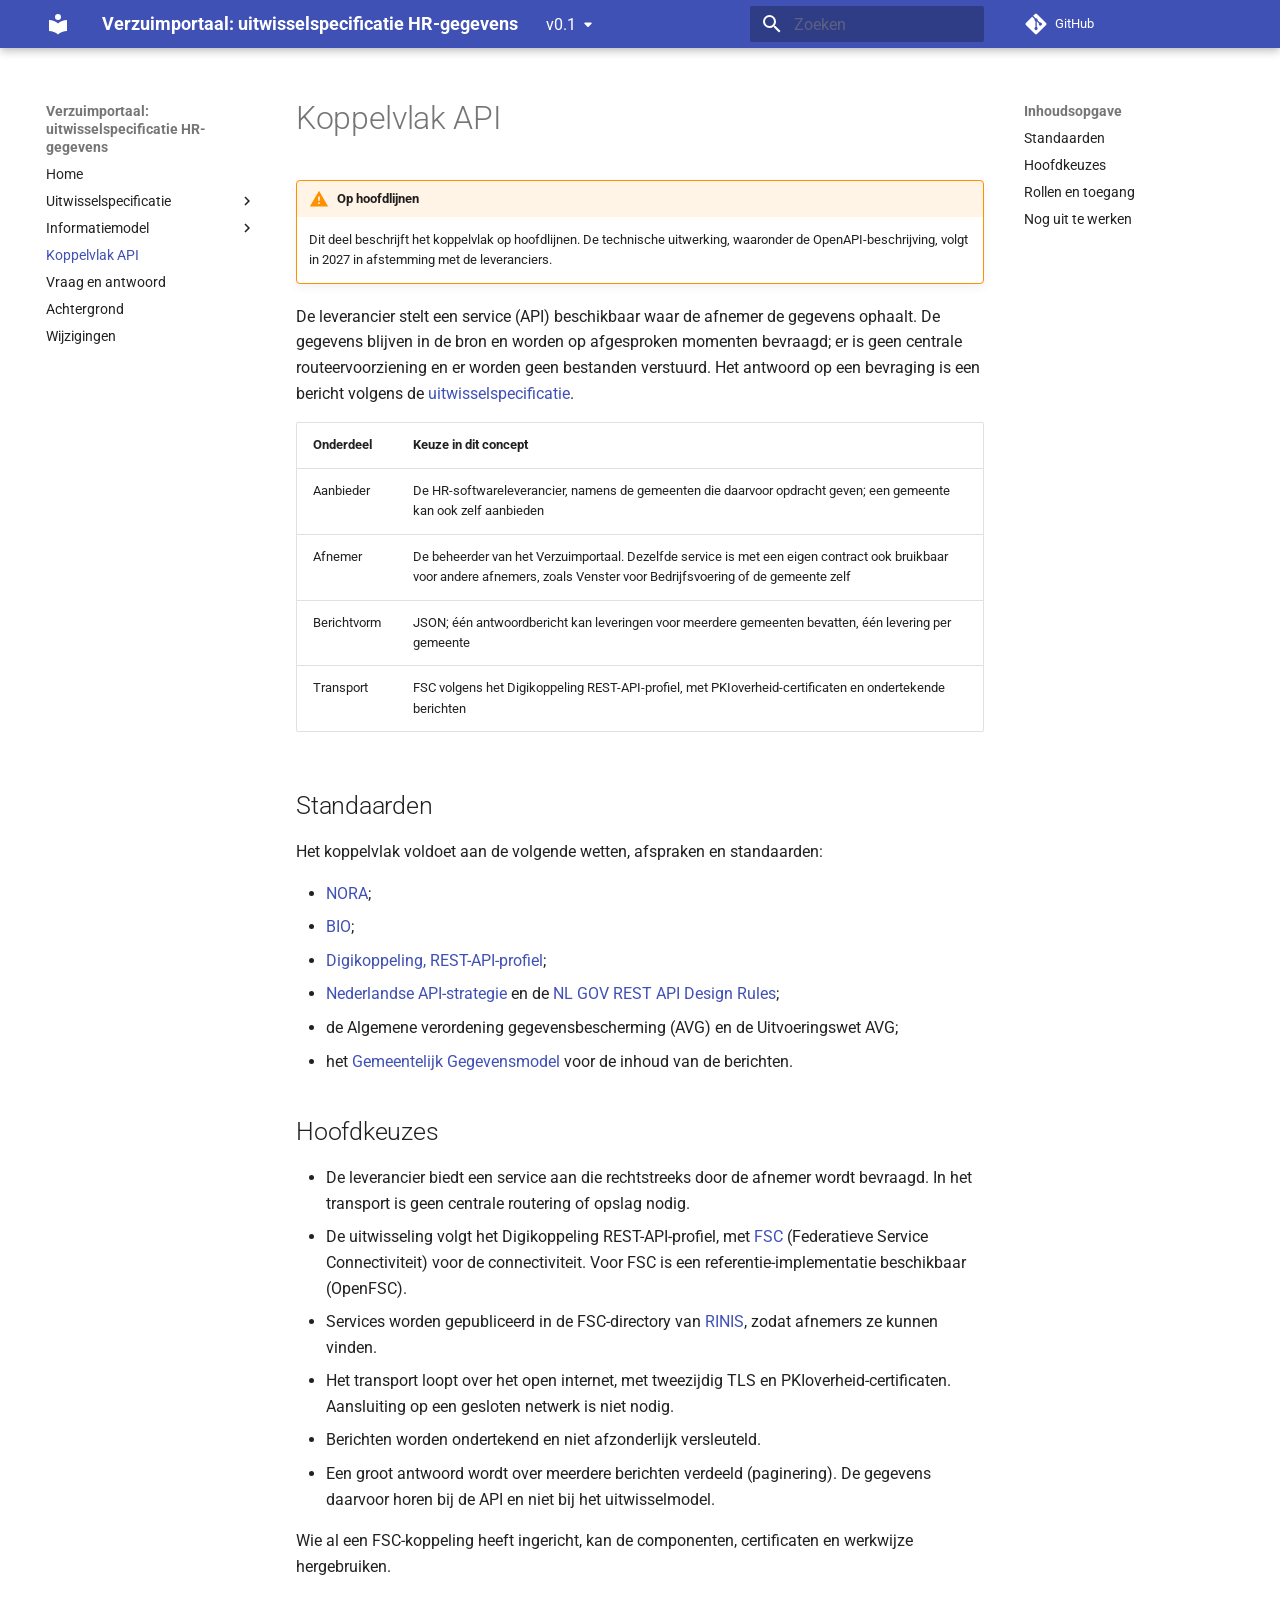
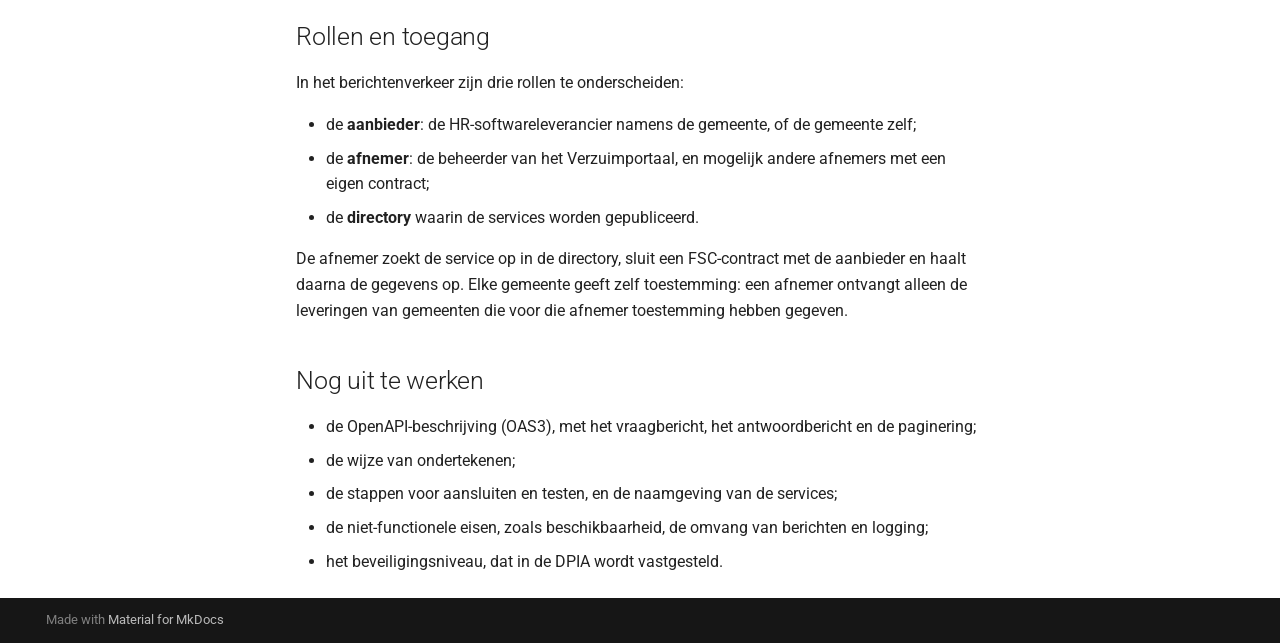
<file: v0.1/api/index.html>
<!doctype html>
<html lang="nl" class="no-js">
  <head>
    
      <meta charset="utf-8">
      <meta name="viewport" content="width=device-width,initial-scale=1">
      
        <meta name="description" content="De uitwisselspecificatie voor HR- en verzuimgegevens van gemeenten voor het Verzuimportaal">
      
      
        <meta name="author" content="Arjen Brienen">
      
      
        <link rel="canonical" href="https://brienen.github.io/verzuimdata/latest/api/">
      
      
        <link rel="prev" href="../definities/Detail_Model%20HR/">
      
      
        <link rel="next" href="../VraagEnAntwoord/">
      
      
      <link rel="icon" href="../assets/images/favicon.png">
      <meta name="generator" content="mkdocs-1.6.1, mkdocs-material-9.6.14">
    
    
      
        <title>Koppelvlak API - Verzuimportaal: uitwisselspecificatie HR-gegevens</title>
      
    
    
      <link rel="stylesheet" href="../assets/stylesheets/main.342714a4.min.css">
      
      


    
    
      
    
    
      
        
        
        <link rel="preconnect" href="https://fonts.gstatic.com" crossorigin>
        <link rel="stylesheet" href="https://fonts.googleapis.com/css?family=Roboto:300,300i,400,400i,700,700i%7CRoboto+Mono:400,400i,700,700i&display=fallback">
        <style>:root{--md-text-font:"Roboto";--md-code-font:"Roboto Mono"}</style>
      
    
    
      <link rel="stylesheet" href="../stylesheets/extra.css">
    
    <script>__md_scope=new URL("..",location),__md_hash=e=>[...e].reduce(((e,_)=>(e<<5)-e+_.charCodeAt(0)),0),__md_get=(e,_=localStorage,t=__md_scope)=>JSON.parse(_.getItem(t.pathname+"."+e)),__md_set=(e,_,t=localStorage,a=__md_scope)=>{try{t.setItem(a.pathname+"."+e,JSON.stringify(_))}catch(e){}}</script>
    
      

    
    
    
  </head>
  
  
    <body dir="ltr">
  
    
    <input class="md-toggle" data-md-toggle="drawer" type="checkbox" id="__drawer" autocomplete="off">
    <input class="md-toggle" data-md-toggle="search" type="checkbox" id="__search" autocomplete="off">
    <label class="md-overlay" for="__drawer"></label>
    <div data-md-component="skip">
      
        
        <a href="#koppelvlak-api" class="md-skip">
          Ga naar inhoud
        </a>
      
    </div>
    <div data-md-component="announce">
      
    </div>
    
      <div data-md-color-scheme="default" data-md-component="outdated" hidden>
        
      </div>
    
    
      

  

<header class="md-header md-header--shadow" data-md-component="header">
  <nav class="md-header__inner md-grid" aria-label="Header">
    <a href=".." title="Verzuimportaal: uitwisselspecificatie HR-gegevens" class="md-header__button md-logo" aria-label="Verzuimportaal: uitwisselspecificatie HR-gegevens" data-md-component="logo">
      
  
  <svg xmlns="http://www.w3.org/2000/svg" viewBox="0 0 24 24"><path d="M12 8a3 3 0 0 0 3-3 3 3 0 0 0-3-3 3 3 0 0 0-3 3 3 3 0 0 0 3 3m0 3.54C9.64 9.35 6.5 8 3 8v11c3.5 0 6.64 1.35 9 3.54 2.36-2.19 5.5-3.54 9-3.54V8c-3.5 0-6.64 1.35-9 3.54"/></svg>

    </a>
    <label class="md-header__button md-icon" for="__drawer">
      
      <svg xmlns="http://www.w3.org/2000/svg" viewBox="0 0 24 24"><path d="M3 6h18v2H3zm0 5h18v2H3zm0 5h18v2H3z"/></svg>
    </label>
    <div class="md-header__title" data-md-component="header-title">
      <div class="md-header__ellipsis">
        <div class="md-header__topic">
          <span class="md-ellipsis">
            Verzuimportaal: uitwisselspecificatie HR-gegevens
          </span>
        </div>
        <div class="md-header__topic" data-md-component="header-topic">
          <span class="md-ellipsis">
            
              Koppelvlak API
            
          </span>
        </div>
      </div>
    </div>
    
    
      <script>var palette=__md_get("__palette");if(palette&&palette.color){if("(prefers-color-scheme)"===palette.color.media){var media=matchMedia("(prefers-color-scheme: light)"),input=document.querySelector(media.matches?"[data-md-color-media='(prefers-color-scheme: light)']":"[data-md-color-media='(prefers-color-scheme: dark)']");palette.color.media=input.getAttribute("data-md-color-media"),palette.color.scheme=input.getAttribute("data-md-color-scheme"),palette.color.primary=input.getAttribute("data-md-color-primary"),palette.color.accent=input.getAttribute("data-md-color-accent")}for(var[key,value]of Object.entries(palette.color))document.body.setAttribute("data-md-color-"+key,value)}</script>
    
    
    
      
      
        <label class="md-header__button md-icon" for="__search">
          
          <svg xmlns="http://www.w3.org/2000/svg" viewBox="0 0 24 24"><path d="M9.5 3A6.5 6.5 0 0 1 16 9.5c0 1.61-.59 3.09-1.56 4.23l.27.27h.79l5 5-1.5 1.5-5-5v-.79l-.27-.27A6.52 6.52 0 0 1 9.5 16 6.5 6.5 0 0 1 3 9.5 6.5 6.5 0 0 1 9.5 3m0 2C7 5 5 7 5 9.5S7 14 9.5 14 14 12 14 9.5 12 5 9.5 5"/></svg>
        </label>
        <div class="md-search" data-md-component="search" role="dialog">
  <label class="md-search__overlay" for="__search"></label>
  <div class="md-search__inner" role="search">
    <form class="md-search__form" name="search">
      <input type="text" class="md-search__input" name="query" aria-label="Zoeken" placeholder="Zoeken" autocapitalize="off" autocorrect="off" autocomplete="off" spellcheck="false" data-md-component="search-query" required>
      <label class="md-search__icon md-icon" for="__search">
        
        <svg xmlns="http://www.w3.org/2000/svg" viewBox="0 0 24 24"><path d="M9.5 3A6.5 6.5 0 0 1 16 9.5c0 1.61-.59 3.09-1.56 4.23l.27.27h.79l5 5-1.5 1.5-5-5v-.79l-.27-.27A6.52 6.52 0 0 1 9.5 16 6.5 6.5 0 0 1 3 9.5 6.5 6.5 0 0 1 9.5 3m0 2C7 5 5 7 5 9.5S7 14 9.5 14 14 12 14 9.5 12 5 9.5 5"/></svg>
        
        <svg xmlns="http://www.w3.org/2000/svg" viewBox="0 0 24 24"><path d="M20 11v2H8l5.5 5.5-1.42 1.42L4.16 12l7.92-7.92L13.5 5.5 8 11z"/></svg>
      </label>
      <nav class="md-search__options" aria-label="Zoeken">
        
        <button type="reset" class="md-search__icon md-icon" title="Leegmaken" aria-label="Leegmaken" tabindex="-1">
          
          <svg xmlns="http://www.w3.org/2000/svg" viewBox="0 0 24 24"><path d="M19 6.41 17.59 5 12 10.59 6.41 5 5 6.41 10.59 12 5 17.59 6.41 19 12 13.41 17.59 19 19 17.59 13.41 12z"/></svg>
        </button>
      </nav>
      
    </form>
    <div class="md-search__output">
      <div class="md-search__scrollwrap" tabindex="0" data-md-scrollfix>
        <div class="md-search-result" data-md-component="search-result">
          <div class="md-search-result__meta">
            Zoeken initialiseren
          </div>
          <ol class="md-search-result__list" role="presentation"></ol>
        </div>
      </div>
    </div>
  </div>
</div>
      
    
    
      <div class="md-header__source">
        <a href="https://github.com/brienen/verzuimdata" title="Ga naar repository" class="md-source" data-md-component="source">
  <div class="md-source__icon md-icon">
    
    <svg xmlns="http://www.w3.org/2000/svg" viewBox="0 0 448 512"><!--! Font Awesome Free 6.7.2 by @fontawesome - https://fontawesome.com License - https://fontawesome.com/license/free (Icons: CC BY 4.0, Fonts: SIL OFL 1.1, Code: MIT License) Copyright 2024 Fonticons, Inc.--><path d="M439.55 236.05 244 40.45a28.87 28.87 0 0 0-40.81 0l-40.66 40.63 51.52 51.52c27.06-9.14 52.68 16.77 43.39 43.68l49.66 49.66c34.23-11.8 61.18 31 35.47 56.69-26.49 26.49-70.21-2.87-56-37.34L240.22 199v121.85c25.3 12.54 22.26 41.85 9.08 55a34.34 34.34 0 0 1-48.55 0c-17.57-17.6-11.07-46.91 11.25-56v-123c-20.8-8.51-24.6-30.74-18.64-45L142.57 101 8.45 235.14a28.86 28.86 0 0 0 0 40.81l195.61 195.6a28.86 28.86 0 0 0 40.8 0l194.69-194.69a28.86 28.86 0 0 0 0-40.81"/></svg>
  </div>
  <div class="md-source__repository">
    GitHub
  </div>
</a>
      </div>
    
  </nav>
  
</header>
    
    <div class="md-container" data-md-component="container">
      
      
        
          
        
      
      <main class="md-main" data-md-component="main">
        <div class="md-main__inner md-grid">
          
            
              
              <div class="md-sidebar md-sidebar--primary" data-md-component="sidebar" data-md-type="navigation" >
                <div class="md-sidebar__scrollwrap">
                  <div class="md-sidebar__inner">
                    



<nav class="md-nav md-nav--primary" aria-label="Navigatie" data-md-level="0">
  <label class="md-nav__title" for="__drawer">
    <a href=".." title="Verzuimportaal: uitwisselspecificatie HR-gegevens" class="md-nav__button md-logo" aria-label="Verzuimportaal: uitwisselspecificatie HR-gegevens" data-md-component="logo">
      
  
  <svg xmlns="http://www.w3.org/2000/svg" viewBox="0 0 24 24"><path d="M12 8a3 3 0 0 0 3-3 3 3 0 0 0-3-3 3 3 0 0 0-3 3 3 3 0 0 0 3 3m0 3.54C9.64 9.35 6.5 8 3 8v11c3.5 0 6.64 1.35 9 3.54 2.36-2.19 5.5-3.54 9-3.54V8c-3.5 0-6.64 1.35-9 3.54"/></svg>

    </a>
    Verzuimportaal: uitwisselspecificatie HR-gegevens
  </label>
  
    <div class="md-nav__source">
      <a href="https://github.com/brienen/verzuimdata" title="Ga naar repository" class="md-source" data-md-component="source">
  <div class="md-source__icon md-icon">
    
    <svg xmlns="http://www.w3.org/2000/svg" viewBox="0 0 448 512"><!--! Font Awesome Free 6.7.2 by @fontawesome - https://fontawesome.com License - https://fontawesome.com/license/free (Icons: CC BY 4.0, Fonts: SIL OFL 1.1, Code: MIT License) Copyright 2024 Fonticons, Inc.--><path d="M439.55 236.05 244 40.45a28.87 28.87 0 0 0-40.81 0l-40.66 40.63 51.52 51.52c27.06-9.14 52.68 16.77 43.39 43.68l49.66 49.66c34.23-11.8 61.18 31 35.47 56.69-26.49 26.49-70.21-2.87-56-37.34L240.22 199v121.85c25.3 12.54 22.26 41.85 9.08 55a34.34 34.34 0 0 1-48.55 0c-17.57-17.6-11.07-46.91 11.25-56v-123c-20.8-8.51-24.6-30.74-18.64-45L142.57 101 8.45 235.14a28.86 28.86 0 0 0 0 40.81l195.61 195.6a28.86 28.86 0 0 0 40.8 0l194.69-194.69a28.86 28.86 0 0 0 0-40.81"/></svg>
  </div>
  <div class="md-source__repository">
    GitHub
  </div>
</a>
    </div>
  
  <ul class="md-nav__list" data-md-scrollfix>
    
      
      
  
  
  
  
    <li class="md-nav__item">
      <a href=".." class="md-nav__link">
        
  
  
  <span class="md-ellipsis">
    Home
    
  </span>
  

      </a>
    </li>
  

    
      
      
  
  
  
  
    
    
    
    
    
    <li class="md-nav__item md-nav__item--nested">
      
        
        
        <input class="md-nav__toggle md-toggle " type="checkbox" id="__nav_2" >
        
          
          <label class="md-nav__link" for="__nav_2" id="__nav_2_label" tabindex="0">
            
  
  
  <span class="md-ellipsis">
    Uitwisselspecificatie
    
  </span>
  

            <span class="md-nav__icon md-icon"></span>
          </label>
        
        <nav class="md-nav" data-md-level="1" aria-labelledby="__nav_2_label" aria-expanded="false">
          <label class="md-nav__title" for="__nav_2">
            <span class="md-nav__icon md-icon"></span>
            Uitwisselspecificatie
          </label>
          <ul class="md-nav__list" data-md-scrollfix>
            
              
                
  
  
  
  
    <li class="md-nav__item">
      <a href="../uitwisselspecificatie/" class="md-nav__link">
        
  
  
  <span class="md-ellipsis">
    JSON-schema en voorbeelden
    
  </span>
  

      </a>
    </li>
  

              
            
              
                
  
  
  
  
    <li class="md-nav__item">
      <a href="../aanlevering/" class="md-nav__link">
        
  
  
  <span class="md-ellipsis">
    Selectie en aanlevering
    
  </span>
  

      </a>
    </li>
  

              
            
          </ul>
        </nav>
      
    </li>
  

    
      
      
  
  
  
  
    
    
    
    
    
    <li class="md-nav__item md-nav__item--nested">
      
        
        
        <input class="md-nav__toggle md-toggle " type="checkbox" id="__nav_3" >
        
          
          <label class="md-nav__link" for="__nav_3" id="__nav_3_label" tabindex="0">
            
  
  
  <span class="md-ellipsis">
    Informatiemodel
    
  </span>
  

            <span class="md-nav__icon md-icon"></span>
          </label>
        
        <nav class="md-nav" data-md-level="1" aria-labelledby="__nav_3_label" aria-expanded="false">
          <label class="md-nav__title" for="__nav_3">
            <span class="md-nav__icon md-icon"></span>
            Informatiemodel
          </label>
          <ul class="md-nav__list" data-md-scrollfix>
            
              
                
  
  
  
  
    <li class="md-nav__item">
      <a href="../Hoofdlijnen_Model%20HR/" class="md-nav__link">
        
  
  
  <span class="md-ellipsis">
    Hoofdlijnen
    
  </span>
  

      </a>
    </li>
  

              
            
              
                
  
  
  
  
    <li class="md-nav__item">
      <a href="../definities/Detail_Model%20HR/" class="md-nav__link">
        
  
  
  <span class="md-ellipsis">
    Detailspecificatie
    
  </span>
  

      </a>
    </li>
  

              
            
          </ul>
        </nav>
      
    </li>
  

    
      
      
  
  
    
  
  
  
    <li class="md-nav__item md-nav__item--active">
      
      <input class="md-nav__toggle md-toggle" type="checkbox" id="__toc">
      
      
        
      
      
        <label class="md-nav__link md-nav__link--active" for="__toc">
          
  
  
  <span class="md-ellipsis">
    Koppelvlak API
    
  </span>
  

          <span class="md-nav__icon md-icon"></span>
        </label>
      
      <a href="./" class="md-nav__link md-nav__link--active">
        
  
  
  <span class="md-ellipsis">
    Koppelvlak API
    
  </span>
  

      </a>
      
        

<nav class="md-nav md-nav--secondary" aria-label="Inhoudsopgave">
  
  
  
    
  
  
    <label class="md-nav__title" for="__toc">
      <span class="md-nav__icon md-icon"></span>
      Inhoudsopgave
    </label>
    <ul class="md-nav__list" data-md-component="toc" data-md-scrollfix>
      
        <li class="md-nav__item">
  <a href="#standaarden" class="md-nav__link">
    <span class="md-ellipsis">
      Standaarden
    </span>
  </a>
  
</li>
      
        <li class="md-nav__item">
  <a href="#hoofdkeuzes" class="md-nav__link">
    <span class="md-ellipsis">
      Hoofdkeuzes
    </span>
  </a>
  
</li>
      
        <li class="md-nav__item">
  <a href="#rollen-en-toegang" class="md-nav__link">
    <span class="md-ellipsis">
      Rollen en toegang
    </span>
  </a>
  
</li>
      
        <li class="md-nav__item">
  <a href="#nog-uit-te-werken" class="md-nav__link">
    <span class="md-ellipsis">
      Nog uit te werken
    </span>
  </a>
  
</li>
      
    </ul>
  
</nav>
      
    </li>
  

    
      
      
  
  
  
  
    <li class="md-nav__item">
      <a href="../VraagEnAntwoord/" class="md-nav__link">
        
  
  
  <span class="md-ellipsis">
    Vraag en antwoord
    
  </span>
  

      </a>
    </li>
  

    
      
      
  
  
  
  
    <li class="md-nav__item">
      <a href="../Achtergrond/" class="md-nav__link">
        
  
  
  <span class="md-ellipsis">
    Achtergrond
    
  </span>
  

      </a>
    </li>
  

    
      
      
  
  
  
  
    <li class="md-nav__item">
      <a href="../wijzigingen/" class="md-nav__link">
        
  
  
  <span class="md-ellipsis">
    Wijzigingen
    
  </span>
  

      </a>
    </li>
  

    
  </ul>
</nav>
                  </div>
                </div>
              </div>
            
            
              
              <div class="md-sidebar md-sidebar--secondary" data-md-component="sidebar" data-md-type="toc" >
                <div class="md-sidebar__scrollwrap">
                  <div class="md-sidebar__inner">
                    

<nav class="md-nav md-nav--secondary" aria-label="Inhoudsopgave">
  
  
  
    
  
  
    <label class="md-nav__title" for="__toc">
      <span class="md-nav__icon md-icon"></span>
      Inhoudsopgave
    </label>
    <ul class="md-nav__list" data-md-component="toc" data-md-scrollfix>
      
        <li class="md-nav__item">
  <a href="#standaarden" class="md-nav__link">
    <span class="md-ellipsis">
      Standaarden
    </span>
  </a>
  
</li>
      
        <li class="md-nav__item">
  <a href="#hoofdkeuzes" class="md-nav__link">
    <span class="md-ellipsis">
      Hoofdkeuzes
    </span>
  </a>
  
</li>
      
        <li class="md-nav__item">
  <a href="#rollen-en-toegang" class="md-nav__link">
    <span class="md-ellipsis">
      Rollen en toegang
    </span>
  </a>
  
</li>
      
        <li class="md-nav__item">
  <a href="#nog-uit-te-werken" class="md-nav__link">
    <span class="md-ellipsis">
      Nog uit te werken
    </span>
  </a>
  
</li>
      
    </ul>
  
</nav>
                  </div>
                </div>
              </div>
            
          
          
            <div class="md-content" data-md-component="content">
              <article class="md-content__inner md-typeset">
                
                  


  
  


<h1 id="koppelvlak-api">Koppelvlak API<a class="headerlink" href="#koppelvlak-api" title="Permanent link">&para;</a></h1>
<div class="admonition warning">
<p class="admonition-title">Op hoofdlijnen</p>
<p>Dit deel beschrijft het koppelvlak op hoofdlijnen. De technische uitwerking, waaronder de OpenAPI-beschrijving, volgt in 2027 in afstemming met de leveranciers.</p>
</div>
<p>De leverancier stelt een service (API) beschikbaar waar de afnemer de gegevens ophaalt. De gegevens blijven in de bron en worden op afgesproken momenten bevraagd; er is geen centrale routeervoorziening en er worden geen bestanden verstuurd. Het antwoord op een bevraging is een bericht volgens de <a href="../uitwisselspecificatie/">uitwisselspecificatie</a>.</p>
<table>
<thead>
<tr>
<th style="text-align: left;">Onderdeel</th>
<th style="text-align: left;">Keuze in dit concept</th>
</tr>
</thead>
<tbody>
<tr>
<td style="text-align: left;">Aanbieder</td>
<td style="text-align: left;">De HR-softwareleverancier, namens de gemeenten die daarvoor opdracht geven; een gemeente kan ook zelf aanbieden</td>
</tr>
<tr>
<td style="text-align: left;">Afnemer</td>
<td style="text-align: left;">De beheerder van het Verzuimportaal. Dezelfde service is met een eigen contract ook bruikbaar voor andere afnemers, zoals Venster voor Bedrijfsvoering of de gemeente zelf</td>
</tr>
<tr>
<td style="text-align: left;">Berichtvorm</td>
<td style="text-align: left;">JSON; één antwoordbericht kan leveringen voor meerdere gemeenten bevatten, één levering per gemeente</td>
</tr>
<tr>
<td style="text-align: left;">Transport</td>
<td style="text-align: left;">FSC volgens het Digikoppeling REST-API-profiel, met PKIoverheid-certificaten en ondertekende berichten</td>
</tr>
</tbody>
</table>
<h2 id="standaarden">Standaarden<a class="headerlink" href="#standaarden" title="Permanent link">&para;</a></h2>
<p>Het koppelvlak voldoet aan de volgende wetten, afspraken en standaarden:</p>
<ul>
<li><a href="https://www.noraonline.nl/wiki/NORA_online">NORA</a>;</li>
<li><a href="https://www.bio-overheid.nl/">BIO</a>;</li>
<li><a href="https://logius-standaarden.github.io/Digikoppeling-Koppelvlakstandaard-REST-API/">Digikoppeling, REST-API-profiel</a>;</li>
<li><a href="https://docs.geostandaarden.nl/api/API-Strategie/">Nederlandse API-strategie</a> en de <a href="https://logius-standaarden.github.io/API-Design-Rules/">NL GOV REST API Design Rules</a>;</li>
<li>de Algemene verordening gegevensbescherming (AVG) en de Uitvoeringswet AVG;</li>
<li>het <a href="https://www.gemeentelijkgegevensmodel.nl/">Gemeentelijk Gegevensmodel</a> voor de inhoud van de berichten.</li>
</ul>
<h2 id="hoofdkeuzes">Hoofdkeuzes<a class="headerlink" href="#hoofdkeuzes" title="Permanent link">&para;</a></h2>
<ul>
<li>De leverancier biedt een service aan die rechtstreeks door de afnemer wordt bevraagd. In het transport is geen centrale routering of opslag nodig.</li>
<li>De uitwisseling volgt het Digikoppeling REST-API-profiel, met <a href="https://fsc-standaard.nl/">FSC</a> (Federatieve Service Connectiviteit) voor de connectiviteit. Voor FSC is een referentie-implementatie beschikbaar (OpenFSC).</li>
<li>Services worden gepubliceerd in de FSC-directory van <a href="https://www.rinis.nl/nl/">RINIS</a>, zodat afnemers ze kunnen vinden.</li>
<li>Het transport loopt over het open internet, met tweezijdig TLS en PKIoverheid-certificaten. Aansluiting op een gesloten netwerk is niet nodig.</li>
<li>Berichten worden ondertekend en niet afzonderlijk versleuteld.</li>
<li>Een groot antwoord wordt over meerdere berichten verdeeld (paginering). De gegevens daarvoor horen bij de API en niet bij het uitwisselmodel.</li>
</ul>
<p>Wie al een FSC-koppeling heeft ingericht, kan de componenten, certificaten en werkwijze hergebruiken.</p>
<h2 id="rollen-en-toegang">Rollen en toegang<a class="headerlink" href="#rollen-en-toegang" title="Permanent link">&para;</a></h2>
<p>In het berichtenverkeer zijn drie rollen te onderscheiden:</p>
<ul>
<li>de <strong>aanbieder</strong>: de HR-softwareleverancier namens de gemeente, of de gemeente zelf;</li>
<li>de <strong>afnemer</strong>: de beheerder van het Verzuimportaal, en mogelijk andere afnemers met een eigen contract;</li>
<li>de <strong>directory</strong> waarin de services worden gepubliceerd.</li>
</ul>
<p>De afnemer zoekt de service op in de directory, sluit een FSC-contract met de aanbieder en haalt daarna de gegevens op. Elke gemeente geeft zelf toestemming: een afnemer ontvangt alleen de leveringen van gemeenten die voor die afnemer toestemming hebben gegeven.</p>
<h2 id="nog-uit-te-werken">Nog uit te werken<a class="headerlink" href="#nog-uit-te-werken" title="Permanent link">&para;</a></h2>
<ul>
<li>de OpenAPI-beschrijving (OAS3), met het vraagbericht, het antwoordbericht en de paginering;</li>
<li>de wijze van ondertekenen;</li>
<li>de stappen voor aansluiten en testen, en de naamgeving van de services;</li>
<li>de niet-functionele eisen, zoals beschikbaarheid, de omvang van berichten en logging;</li>
<li>het beveiligingsniveau, dat in de DPIA wordt vastgesteld.</li>
</ul>












                
              </article>
            </div>
          
          
<script>var target=document.getElementById(location.hash.slice(1));target&&target.name&&(target.checked=target.name.startsWith("__tabbed_"))</script>
        </div>
        
          <button type="button" class="md-top md-icon" data-md-component="top" hidden>
  
  <svg xmlns="http://www.w3.org/2000/svg" viewBox="0 0 24 24"><path d="M13 20h-2V8l-5.5 5.5-1.42-1.42L12 4.16l7.92 7.92-1.42 1.42L13 8z"/></svg>
  Terug naar boven
</button>
        
      </main>
      
        <footer class="md-footer">
  
  <div class="md-footer-meta md-typeset">
    <div class="md-footer-meta__inner md-grid">
      <div class="md-copyright">
  
  
    Made with
    <a href="https://squidfunk.github.io/mkdocs-material/" target="_blank" rel="noopener">
      Material for MkDocs
    </a>
  
</div>
      
    </div>
  </div>
</footer>
      
    </div>
    <div class="md-dialog" data-md-component="dialog">
      <div class="md-dialog__inner md-typeset"></div>
    </div>
    
    
    
      
      <script id="__config" type="application/json">{"base": "..", "features": ["content.code.copy", "navigation.top", "toc.follow"], "search": "../assets/javascripts/workers/search.d50fe291.min.js", "tags": null, "translations": {"clipboard.copied": "Gekopieerd naar klembord", "clipboard.copy": "Kopi\u00ebren naar klembord", "search.result.more.one": "1 extra overeenkomst op deze pagina", "search.result.more.other": "# extra overeenkomsten op deze pagina", "search.result.none": "Geen overeenkomende documenten", "search.result.one": "1 overeenkomende document", "search.result.other": "# overeenkomende documenten", "search.result.placeholder": "Typ om te beginnen met zoeken", "search.result.term.missing": "Ontbreekt", "select.version": "Selecteer versie"}, "version": {"provider": "mike"}}</script>
    
    
      <script src="../assets/javascripts/bundle.13a4f30d.min.js"></script>
      
    
  </body>
</html>
</file>
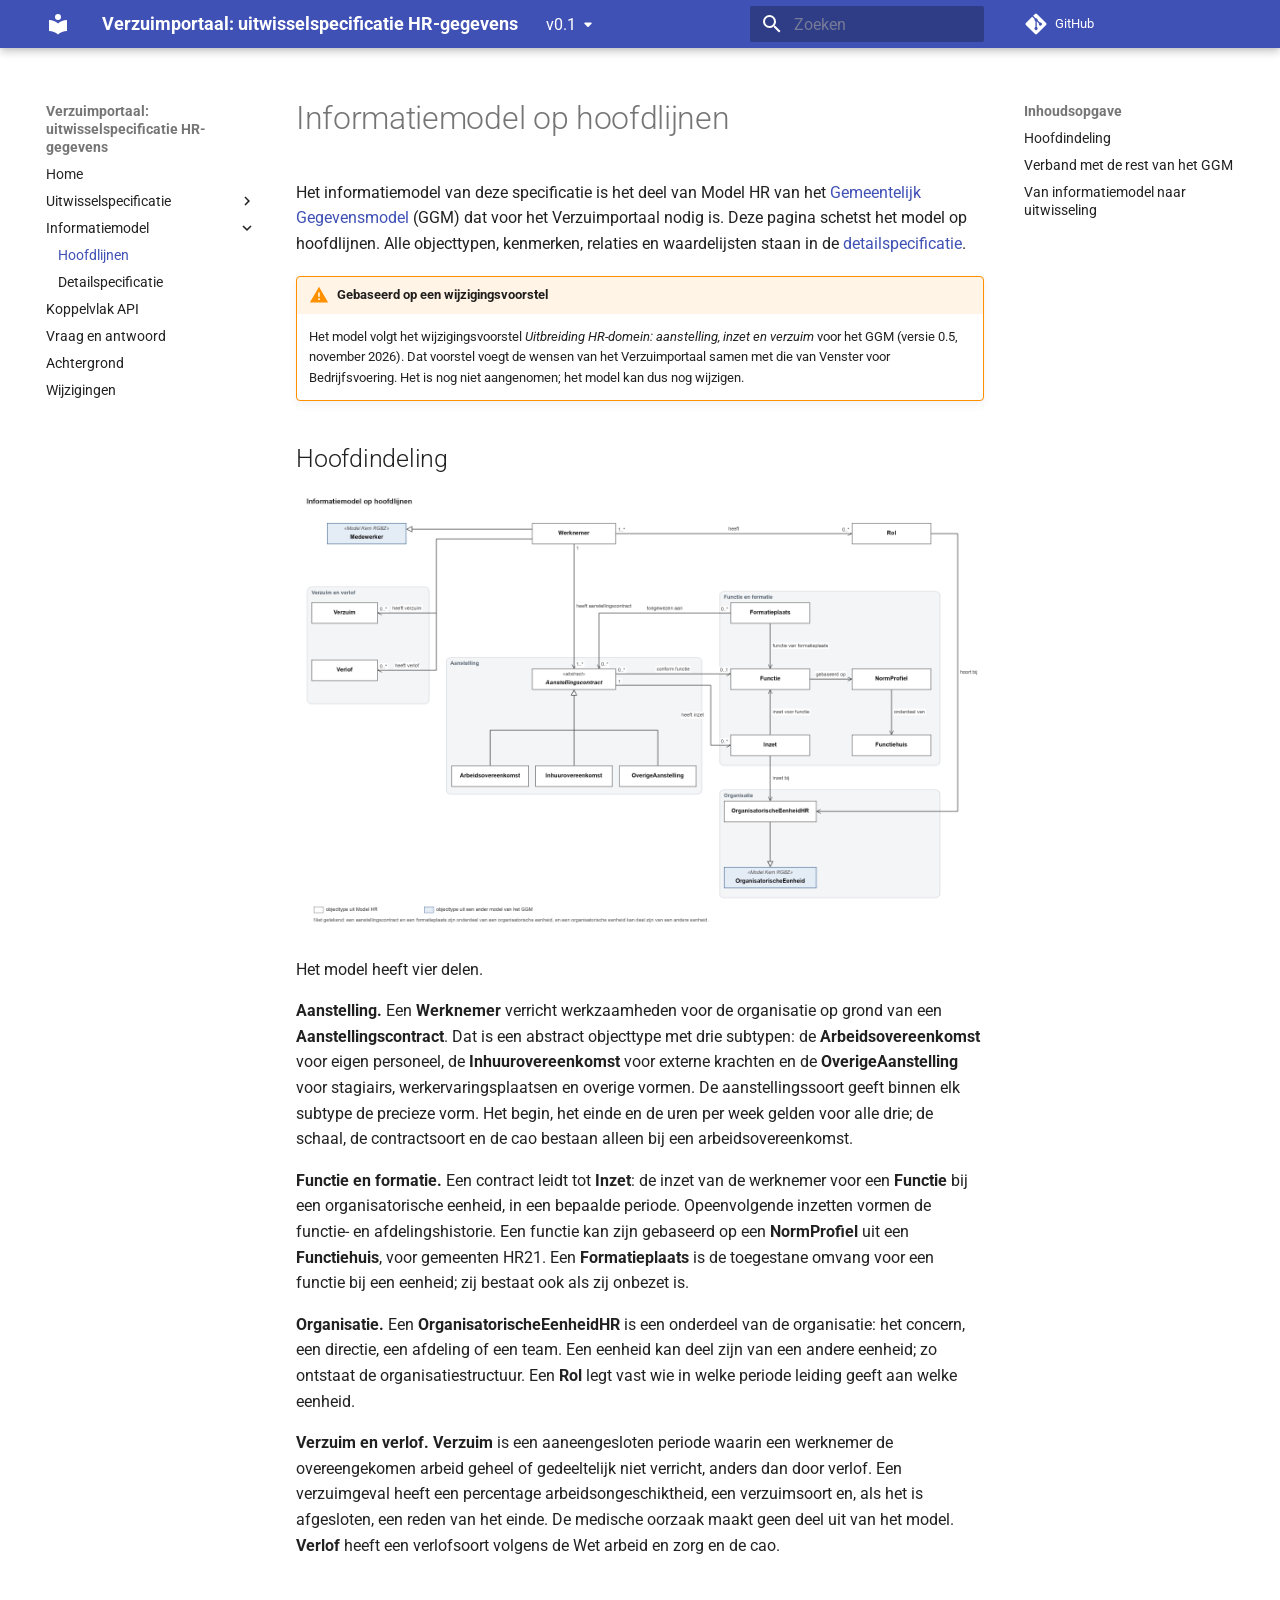
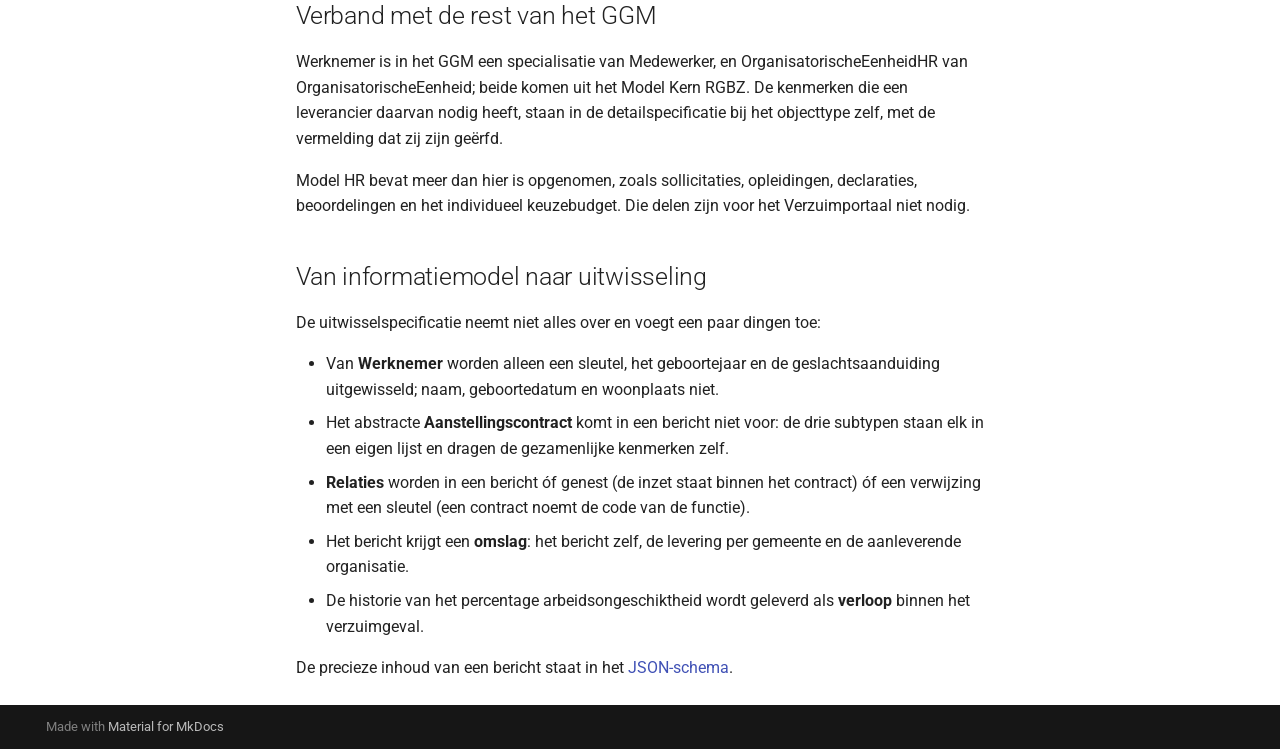
<file: v0.1/Hoofdlijnen_Model HR/index.html>
<!doctype html>
<html lang="nl" class="no-js">
  <head>
    
      <meta charset="utf-8">
      <meta name="viewport" content="width=device-width,initial-scale=1">
      
        <meta name="description" content="De uitwisselspecificatie voor HR- en verzuimgegevens van gemeenten voor het Verzuimportaal">
      
      
        <meta name="author" content="Arjen Brienen">
      
      
        <link rel="canonical" href="https://brienen.github.io/verzuimdata/latest/Hoofdlijnen_Model%20HR/">
      
      
        <link rel="prev" href="../aanlevering/">
      
      
        <link rel="next" href="../definities/Detail_Model%20HR/">
      
      
      <link rel="icon" href="../assets/images/favicon.png">
      <meta name="generator" content="mkdocs-1.6.1, mkdocs-material-9.6.14">
    
    
      
        <title>Hoofdlijnen - Verzuimportaal: uitwisselspecificatie HR-gegevens</title>
      
    
    
      <link rel="stylesheet" href="../assets/stylesheets/main.342714a4.min.css">
      
      


    
    
      
    
    
      
        
        
        <link rel="preconnect" href="https://fonts.gstatic.com" crossorigin>
        <link rel="stylesheet" href="https://fonts.googleapis.com/css?family=Roboto:300,300i,400,400i,700,700i%7CRoboto+Mono:400,400i,700,700i&display=fallback">
        <style>:root{--md-text-font:"Roboto";--md-code-font:"Roboto Mono"}</style>
      
    
    
      <link rel="stylesheet" href="../stylesheets/extra.css">
    
    <script>__md_scope=new URL("..",location),__md_hash=e=>[...e].reduce(((e,_)=>(e<<5)-e+_.charCodeAt(0)),0),__md_get=(e,_=localStorage,t=__md_scope)=>JSON.parse(_.getItem(t.pathname+"."+e)),__md_set=(e,_,t=localStorage,a=__md_scope)=>{try{t.setItem(a.pathname+"."+e,JSON.stringify(_))}catch(e){}}</script>
    
      

    
    
    
  </head>
  
  
    <body dir="ltr">
  
    
    <input class="md-toggle" data-md-toggle="drawer" type="checkbox" id="__drawer" autocomplete="off">
    <input class="md-toggle" data-md-toggle="search" type="checkbox" id="__search" autocomplete="off">
    <label class="md-overlay" for="__drawer"></label>
    <div data-md-component="skip">
      
        
        <a href="#informatiemodel-op-hoofdlijnen" class="md-skip">
          Ga naar inhoud
        </a>
      
    </div>
    <div data-md-component="announce">
      
    </div>
    
      <div data-md-color-scheme="default" data-md-component="outdated" hidden>
        
      </div>
    
    
      

  

<header class="md-header md-header--shadow" data-md-component="header">
  <nav class="md-header__inner md-grid" aria-label="Header">
    <a href=".." title="Verzuimportaal: uitwisselspecificatie HR-gegevens" class="md-header__button md-logo" aria-label="Verzuimportaal: uitwisselspecificatie HR-gegevens" data-md-component="logo">
      
  
  <svg xmlns="http://www.w3.org/2000/svg" viewBox="0 0 24 24"><path d="M12 8a3 3 0 0 0 3-3 3 3 0 0 0-3-3 3 3 0 0 0-3 3 3 3 0 0 0 3 3m0 3.54C9.64 9.35 6.5 8 3 8v11c3.5 0 6.64 1.35 9 3.54 2.36-2.19 5.5-3.54 9-3.54V8c-3.5 0-6.64 1.35-9 3.54"/></svg>

    </a>
    <label class="md-header__button md-icon" for="__drawer">
      
      <svg xmlns="http://www.w3.org/2000/svg" viewBox="0 0 24 24"><path d="M3 6h18v2H3zm0 5h18v2H3zm0 5h18v2H3z"/></svg>
    </label>
    <div class="md-header__title" data-md-component="header-title">
      <div class="md-header__ellipsis">
        <div class="md-header__topic">
          <span class="md-ellipsis">
            Verzuimportaal: uitwisselspecificatie HR-gegevens
          </span>
        </div>
        <div class="md-header__topic" data-md-component="header-topic">
          <span class="md-ellipsis">
            
              Hoofdlijnen
            
          </span>
        </div>
      </div>
    </div>
    
    
      <script>var palette=__md_get("__palette");if(palette&&palette.color){if("(prefers-color-scheme)"===palette.color.media){var media=matchMedia("(prefers-color-scheme: light)"),input=document.querySelector(media.matches?"[data-md-color-media='(prefers-color-scheme: light)']":"[data-md-color-media='(prefers-color-scheme: dark)']");palette.color.media=input.getAttribute("data-md-color-media"),palette.color.scheme=input.getAttribute("data-md-color-scheme"),palette.color.primary=input.getAttribute("data-md-color-primary"),palette.color.accent=input.getAttribute("data-md-color-accent")}for(var[key,value]of Object.entries(palette.color))document.body.setAttribute("data-md-color-"+key,value)}</script>
    
    
    
      
      
        <label class="md-header__button md-icon" for="__search">
          
          <svg xmlns="http://www.w3.org/2000/svg" viewBox="0 0 24 24"><path d="M9.5 3A6.5 6.5 0 0 1 16 9.5c0 1.61-.59 3.09-1.56 4.23l.27.27h.79l5 5-1.5 1.5-5-5v-.79l-.27-.27A6.52 6.52 0 0 1 9.5 16 6.5 6.5 0 0 1 3 9.5 6.5 6.5 0 0 1 9.5 3m0 2C7 5 5 7 5 9.5S7 14 9.5 14 14 12 14 9.5 12 5 9.5 5"/></svg>
        </label>
        <div class="md-search" data-md-component="search" role="dialog">
  <label class="md-search__overlay" for="__search"></label>
  <div class="md-search__inner" role="search">
    <form class="md-search__form" name="search">
      <input type="text" class="md-search__input" name="query" aria-label="Zoeken" placeholder="Zoeken" autocapitalize="off" autocorrect="off" autocomplete="off" spellcheck="false" data-md-component="search-query" required>
      <label class="md-search__icon md-icon" for="__search">
        
        <svg xmlns="http://www.w3.org/2000/svg" viewBox="0 0 24 24"><path d="M9.5 3A6.5 6.5 0 0 1 16 9.5c0 1.61-.59 3.09-1.56 4.23l.27.27h.79l5 5-1.5 1.5-5-5v-.79l-.27-.27A6.52 6.52 0 0 1 9.5 16 6.5 6.5 0 0 1 3 9.5 6.5 6.5 0 0 1 9.5 3m0 2C7 5 5 7 5 9.5S7 14 9.5 14 14 12 14 9.5 12 5 9.5 5"/></svg>
        
        <svg xmlns="http://www.w3.org/2000/svg" viewBox="0 0 24 24"><path d="M20 11v2H8l5.5 5.5-1.42 1.42L4.16 12l7.92-7.92L13.5 5.5 8 11z"/></svg>
      </label>
      <nav class="md-search__options" aria-label="Zoeken">
        
        <button type="reset" class="md-search__icon md-icon" title="Leegmaken" aria-label="Leegmaken" tabindex="-1">
          
          <svg xmlns="http://www.w3.org/2000/svg" viewBox="0 0 24 24"><path d="M19 6.41 17.59 5 12 10.59 6.41 5 5 6.41 10.59 12 5 17.59 6.41 19 12 13.41 17.59 19 19 17.59 13.41 12z"/></svg>
        </button>
      </nav>
      
    </form>
    <div class="md-search__output">
      <div class="md-search__scrollwrap" tabindex="0" data-md-scrollfix>
        <div class="md-search-result" data-md-component="search-result">
          <div class="md-search-result__meta">
            Zoeken initialiseren
          </div>
          <ol class="md-search-result__list" role="presentation"></ol>
        </div>
      </div>
    </div>
  </div>
</div>
      
    
    
      <div class="md-header__source">
        <a href="https://github.com/brienen/verzuimdata" title="Ga naar repository" class="md-source" data-md-component="source">
  <div class="md-source__icon md-icon">
    
    <svg xmlns="http://www.w3.org/2000/svg" viewBox="0 0 448 512"><!--! Font Awesome Free 6.7.2 by @fontawesome - https://fontawesome.com License - https://fontawesome.com/license/free (Icons: CC BY 4.0, Fonts: SIL OFL 1.1, Code: MIT License) Copyright 2024 Fonticons, Inc.--><path d="M439.55 236.05 244 40.45a28.87 28.87 0 0 0-40.81 0l-40.66 40.63 51.52 51.52c27.06-9.14 52.68 16.77 43.39 43.68l49.66 49.66c34.23-11.8 61.18 31 35.47 56.69-26.49 26.49-70.21-2.87-56-37.34L240.22 199v121.85c25.3 12.54 22.26 41.85 9.08 55a34.34 34.34 0 0 1-48.55 0c-17.57-17.6-11.07-46.91 11.25-56v-123c-20.8-8.51-24.6-30.74-18.64-45L142.57 101 8.45 235.14a28.86 28.86 0 0 0 0 40.81l195.61 195.6a28.86 28.86 0 0 0 40.8 0l194.69-194.69a28.86 28.86 0 0 0 0-40.81"/></svg>
  </div>
  <div class="md-source__repository">
    GitHub
  </div>
</a>
      </div>
    
  </nav>
  
</header>
    
    <div class="md-container" data-md-component="container">
      
      
        
          
        
      
      <main class="md-main" data-md-component="main">
        <div class="md-main__inner md-grid">
          
            
              
              <div class="md-sidebar md-sidebar--primary" data-md-component="sidebar" data-md-type="navigation" >
                <div class="md-sidebar__scrollwrap">
                  <div class="md-sidebar__inner">
                    



<nav class="md-nav md-nav--primary" aria-label="Navigatie" data-md-level="0">
  <label class="md-nav__title" for="__drawer">
    <a href=".." title="Verzuimportaal: uitwisselspecificatie HR-gegevens" class="md-nav__button md-logo" aria-label="Verzuimportaal: uitwisselspecificatie HR-gegevens" data-md-component="logo">
      
  
  <svg xmlns="http://www.w3.org/2000/svg" viewBox="0 0 24 24"><path d="M12 8a3 3 0 0 0 3-3 3 3 0 0 0-3-3 3 3 0 0 0-3 3 3 3 0 0 0 3 3m0 3.54C9.64 9.35 6.5 8 3 8v11c3.5 0 6.64 1.35 9 3.54 2.36-2.19 5.5-3.54 9-3.54V8c-3.5 0-6.64 1.35-9 3.54"/></svg>

    </a>
    Verzuimportaal: uitwisselspecificatie HR-gegevens
  </label>
  
    <div class="md-nav__source">
      <a href="https://github.com/brienen/verzuimdata" title="Ga naar repository" class="md-source" data-md-component="source">
  <div class="md-source__icon md-icon">
    
    <svg xmlns="http://www.w3.org/2000/svg" viewBox="0 0 448 512"><!--! Font Awesome Free 6.7.2 by @fontawesome - https://fontawesome.com License - https://fontawesome.com/license/free (Icons: CC BY 4.0, Fonts: SIL OFL 1.1, Code: MIT License) Copyright 2024 Fonticons, Inc.--><path d="M439.55 236.05 244 40.45a28.87 28.87 0 0 0-40.81 0l-40.66 40.63 51.52 51.52c27.06-9.14 52.68 16.77 43.39 43.68l49.66 49.66c34.23-11.8 61.18 31 35.47 56.69-26.49 26.49-70.21-2.87-56-37.34L240.22 199v121.85c25.3 12.54 22.26 41.85 9.08 55a34.34 34.34 0 0 1-48.55 0c-17.57-17.6-11.07-46.91 11.25-56v-123c-20.8-8.51-24.6-30.74-18.64-45L142.57 101 8.45 235.14a28.86 28.86 0 0 0 0 40.81l195.61 195.6a28.86 28.86 0 0 0 40.8 0l194.69-194.69a28.86 28.86 0 0 0 0-40.81"/></svg>
  </div>
  <div class="md-source__repository">
    GitHub
  </div>
</a>
    </div>
  
  <ul class="md-nav__list" data-md-scrollfix>
    
      
      
  
  
  
  
    <li class="md-nav__item">
      <a href=".." class="md-nav__link">
        
  
  
  <span class="md-ellipsis">
    Home
    
  </span>
  

      </a>
    </li>
  

    
      
      
  
  
  
  
    
    
    
    
    
    <li class="md-nav__item md-nav__item--nested">
      
        
        
        <input class="md-nav__toggle md-toggle " type="checkbox" id="__nav_2" >
        
          
          <label class="md-nav__link" for="__nav_2" id="__nav_2_label" tabindex="0">
            
  
  
  <span class="md-ellipsis">
    Uitwisselspecificatie
    
  </span>
  

            <span class="md-nav__icon md-icon"></span>
          </label>
        
        <nav class="md-nav" data-md-level="1" aria-labelledby="__nav_2_label" aria-expanded="false">
          <label class="md-nav__title" for="__nav_2">
            <span class="md-nav__icon md-icon"></span>
            Uitwisselspecificatie
          </label>
          <ul class="md-nav__list" data-md-scrollfix>
            
              
                
  
  
  
  
    <li class="md-nav__item">
      <a href="../uitwisselspecificatie/" class="md-nav__link">
        
  
  
  <span class="md-ellipsis">
    JSON-schema en voorbeelden
    
  </span>
  

      </a>
    </li>
  

              
            
              
                
  
  
  
  
    <li class="md-nav__item">
      <a href="../aanlevering/" class="md-nav__link">
        
  
  
  <span class="md-ellipsis">
    Selectie en aanlevering
    
  </span>
  

      </a>
    </li>
  

              
            
          </ul>
        </nav>
      
    </li>
  

    
      
      
  
  
    
  
  
  
    
    
    
    
    
    <li class="md-nav__item md-nav__item--active md-nav__item--nested">
      
        
        
        <input class="md-nav__toggle md-toggle " type="checkbox" id="__nav_3" checked>
        
          
          <label class="md-nav__link" for="__nav_3" id="__nav_3_label" tabindex="0">
            
  
  
  <span class="md-ellipsis">
    Informatiemodel
    
  </span>
  

            <span class="md-nav__icon md-icon"></span>
          </label>
        
        <nav class="md-nav" data-md-level="1" aria-labelledby="__nav_3_label" aria-expanded="true">
          <label class="md-nav__title" for="__nav_3">
            <span class="md-nav__icon md-icon"></span>
            Informatiemodel
          </label>
          <ul class="md-nav__list" data-md-scrollfix>
            
              
                
  
  
    
  
  
  
    <li class="md-nav__item md-nav__item--active">
      
      <input class="md-nav__toggle md-toggle" type="checkbox" id="__toc">
      
      
        
      
      
        <label class="md-nav__link md-nav__link--active" for="__toc">
          
  
  
  <span class="md-ellipsis">
    Hoofdlijnen
    
  </span>
  

          <span class="md-nav__icon md-icon"></span>
        </label>
      
      <a href="./" class="md-nav__link md-nav__link--active">
        
  
  
  <span class="md-ellipsis">
    Hoofdlijnen
    
  </span>
  

      </a>
      
        

<nav class="md-nav md-nav--secondary" aria-label="Inhoudsopgave">
  
  
  
    
  
  
    <label class="md-nav__title" for="__toc">
      <span class="md-nav__icon md-icon"></span>
      Inhoudsopgave
    </label>
    <ul class="md-nav__list" data-md-component="toc" data-md-scrollfix>
      
        <li class="md-nav__item">
  <a href="#hoofdindeling" class="md-nav__link">
    <span class="md-ellipsis">
      Hoofdindeling
    </span>
  </a>
  
</li>
      
        <li class="md-nav__item">
  <a href="#verband-met-de-rest-van-het-ggm" class="md-nav__link">
    <span class="md-ellipsis">
      Verband met de rest van het GGM
    </span>
  </a>
  
</li>
      
        <li class="md-nav__item">
  <a href="#van-informatiemodel-naar-uitwisseling" class="md-nav__link">
    <span class="md-ellipsis">
      Van informatiemodel naar uitwisseling
    </span>
  </a>
  
</li>
      
    </ul>
  
</nav>
      
    </li>
  

              
            
              
                
  
  
  
  
    <li class="md-nav__item">
      <a href="../definities/Detail_Model%20HR/" class="md-nav__link">
        
  
  
  <span class="md-ellipsis">
    Detailspecificatie
    
  </span>
  

      </a>
    </li>
  

              
            
          </ul>
        </nav>
      
    </li>
  

    
      
      
  
  
  
  
    <li class="md-nav__item">
      <a href="../api/" class="md-nav__link">
        
  
  
  <span class="md-ellipsis">
    Koppelvlak API
    
  </span>
  

      </a>
    </li>
  

    
      
      
  
  
  
  
    <li class="md-nav__item">
      <a href="../VraagEnAntwoord/" class="md-nav__link">
        
  
  
  <span class="md-ellipsis">
    Vraag en antwoord
    
  </span>
  

      </a>
    </li>
  

    
      
      
  
  
  
  
    <li class="md-nav__item">
      <a href="../Achtergrond/" class="md-nav__link">
        
  
  
  <span class="md-ellipsis">
    Achtergrond
    
  </span>
  

      </a>
    </li>
  

    
      
      
  
  
  
  
    <li class="md-nav__item">
      <a href="../wijzigingen/" class="md-nav__link">
        
  
  
  <span class="md-ellipsis">
    Wijzigingen
    
  </span>
  

      </a>
    </li>
  

    
  </ul>
</nav>
                  </div>
                </div>
              </div>
            
            
              
              <div class="md-sidebar md-sidebar--secondary" data-md-component="sidebar" data-md-type="toc" >
                <div class="md-sidebar__scrollwrap">
                  <div class="md-sidebar__inner">
                    

<nav class="md-nav md-nav--secondary" aria-label="Inhoudsopgave">
  
  
  
    
  
  
    <label class="md-nav__title" for="__toc">
      <span class="md-nav__icon md-icon"></span>
      Inhoudsopgave
    </label>
    <ul class="md-nav__list" data-md-component="toc" data-md-scrollfix>
      
        <li class="md-nav__item">
  <a href="#hoofdindeling" class="md-nav__link">
    <span class="md-ellipsis">
      Hoofdindeling
    </span>
  </a>
  
</li>
      
        <li class="md-nav__item">
  <a href="#verband-met-de-rest-van-het-ggm" class="md-nav__link">
    <span class="md-ellipsis">
      Verband met de rest van het GGM
    </span>
  </a>
  
</li>
      
        <li class="md-nav__item">
  <a href="#van-informatiemodel-naar-uitwisseling" class="md-nav__link">
    <span class="md-ellipsis">
      Van informatiemodel naar uitwisseling
    </span>
  </a>
  
</li>
      
    </ul>
  
</nav>
                  </div>
                </div>
              </div>
            
          
          
            <div class="md-content" data-md-component="content">
              <article class="md-content__inner md-typeset">
                
                  


  
  


<h1 id="informatiemodel-op-hoofdlijnen">Informatiemodel op hoofdlijnen<a class="headerlink" href="#informatiemodel-op-hoofdlijnen" title="Permanent link">&para;</a></h1>
<p>Het informatiemodel van deze specificatie is het deel van Model HR van het <a href="https://www.gemeentelijkgegevensmodel.nl/">Gemeentelijk Gegevensmodel</a> (GGM) dat voor het Verzuimportaal nodig is. Deze pagina schetst het model op hoofdlijnen. Alle objecttypen, kenmerken, relaties en waardelijsten staan in de <a href="../definities/Detail_Model%20HR/">detailspecificatie</a>.</p>
<div class="admonition warning">
<p class="admonition-title">Gebaseerd op een wijzigingsvoorstel</p>
<p>Het model volgt het wijzigingsvoorstel <em>Uitbreiding HR-domein: aanstelling, inzet en verzuim</em> voor het GGM (versie 0.5, november 2026). Dat voorstel voegt de wensen van het Verzuimportaal samen met die van Venster voor Bedrijfsvoering. Het is nog niet aangenomen; het model kan dus nog wijzigen.</p>
</div>
<h2 id="hoofdindeling">Hoofdindeling<a class="headerlink" href="#hoofdindeling" title="Permanent link">&para;</a></h2>
<p><a href="../images/informatiemodel.png"><img alt="Informatiemodel op hoofdlijnen" src="../images/informatiemodel.png" /></a></p>
<p>Het model heeft vier delen.</p>
<p><strong>Aanstelling.</strong> Een <strong>Werknemer</strong> verricht werkzaamheden voor de organisatie op grond van een <strong>Aanstellingscontract</strong>. Dat is een abstract objecttype met drie subtypen: de <strong>Arbeidsovereenkomst</strong> voor eigen personeel, de <strong>Inhuurovereenkomst</strong> voor externe krachten en de <strong>OverigeAanstelling</strong> voor stagiairs, werkervaringsplaatsen en overige vormen. De aanstellingssoort geeft binnen elk subtype de precieze vorm. Het begin, het einde en de uren per week gelden voor alle drie; de schaal, de contractsoort en de cao bestaan alleen bij een arbeidsovereenkomst.</p>
<p><strong>Functie en formatie.</strong> Een contract leidt tot <strong>Inzet</strong>: de inzet van de werknemer voor een <strong>Functie</strong> bij een organisatorische eenheid, in een bepaalde periode. Opeenvolgende inzetten vormen de functie- en afdelingshistorie. Een functie kan zijn gebaseerd op een <strong>NormProfiel</strong> uit een <strong>Functiehuis</strong>, voor gemeenten HR21. Een <strong>Formatieplaats</strong> is de toegestane omvang voor een functie bij een eenheid; zij bestaat ook als zij onbezet is.</p>
<p><strong>Organisatie.</strong> Een <strong>OrganisatorischeEenheidHR</strong> is een onderdeel van de organisatie: het concern, een directie, een afdeling of een team. Een eenheid kan deel zijn van een andere eenheid; zo ontstaat de organisatiestructuur. Een <strong>Rol</strong> legt vast wie in welke periode leiding geeft aan welke eenheid.</p>
<p><strong>Verzuim en verlof.</strong> <strong>Verzuim</strong> is een aaneengesloten periode waarin een werknemer de overeengekomen arbeid geheel of gedeeltelijk niet verricht, anders dan door verlof. Een verzuimgeval heeft een percentage arbeidsongeschiktheid, een verzuimsoort en, als het is afgesloten, een reden van het einde. De medische oorzaak maakt geen deel uit van het model. <strong>Verlof</strong> heeft een verlofsoort volgens de Wet arbeid en zorg en de cao.</p>
<h2 id="verband-met-de-rest-van-het-ggm">Verband met de rest van het GGM<a class="headerlink" href="#verband-met-de-rest-van-het-ggm" title="Permanent link">&para;</a></h2>
<p>Werknemer is in het GGM een specialisatie van Medewerker, en OrganisatorischeEenheidHR van OrganisatorischeEenheid; beide komen uit het Model Kern RGBZ. De kenmerken die een leverancier daarvan nodig heeft, staan in de detailspecificatie bij het objecttype zelf, met de vermelding dat zij zijn geërfd.</p>
<p>Model HR bevat meer dan hier is opgenomen, zoals sollicitaties, opleidingen, declaraties, beoordelingen en het individueel keuzebudget. Die delen zijn voor het Verzuimportaal niet nodig.</p>
<h2 id="van-informatiemodel-naar-uitwisseling">Van informatiemodel naar uitwisseling<a class="headerlink" href="#van-informatiemodel-naar-uitwisseling" title="Permanent link">&para;</a></h2>
<p>De uitwisselspecificatie neemt niet alles over en voegt een paar dingen toe:</p>
<ul>
<li>Van <strong>Werknemer</strong> worden alleen een sleutel, het geboortejaar en de geslachtsaanduiding uitgewisseld; naam, geboortedatum en woonplaats niet.</li>
<li>Het abstracte <strong>Aanstellingscontract</strong> komt in een bericht niet voor: de drie subtypen staan elk in een eigen lijst en dragen de gezamenlijke kenmerken zelf.</li>
<li><strong>Relaties</strong> worden in een bericht óf genest (de inzet staat binnen het contract) óf een verwijzing met een sleutel (een contract noemt de code van de functie).</li>
<li>Het bericht krijgt een <strong>omslag</strong>: het bericht zelf, de levering per gemeente en de aanleverende organisatie.</li>
<li>De historie van het percentage arbeidsongeschiktheid wordt geleverd als <strong>verloop</strong> binnen het verzuimgeval.</li>
</ul>
<p>De precieze inhoud van een bericht staat in het <a href="../uitwisselspecificatie/">JSON-schema</a>.</p>












                
              </article>
            </div>
          
          
<script>var target=document.getElementById(location.hash.slice(1));target&&target.name&&(target.checked=target.name.startsWith("__tabbed_"))</script>
        </div>
        
          <button type="button" class="md-top md-icon" data-md-component="top" hidden>
  
  <svg xmlns="http://www.w3.org/2000/svg" viewBox="0 0 24 24"><path d="M13 20h-2V8l-5.5 5.5-1.42-1.42L12 4.16l7.92 7.92-1.42 1.42L13 8z"/></svg>
  Terug naar boven
</button>
        
      </main>
      
        <footer class="md-footer">
  
  <div class="md-footer-meta md-typeset">
    <div class="md-footer-meta__inner md-grid">
      <div class="md-copyright">
  
  
    Made with
    <a href="https://squidfunk.github.io/mkdocs-material/" target="_blank" rel="noopener">
      Material for MkDocs
    </a>
  
</div>
      
    </div>
  </div>
</footer>
      
    </div>
    <div class="md-dialog" data-md-component="dialog">
      <div class="md-dialog__inner md-typeset"></div>
    </div>
    
    
    
      
      <script id="__config" type="application/json">{"base": "..", "features": ["content.code.copy", "navigation.top", "toc.follow"], "search": "../assets/javascripts/workers/search.d50fe291.min.js", "tags": null, "translations": {"clipboard.copied": "Gekopieerd naar klembord", "clipboard.copy": "Kopi\u00ebren naar klembord", "search.result.more.one": "1 extra overeenkomst op deze pagina", "search.result.more.other": "# extra overeenkomsten op deze pagina", "search.result.none": "Geen overeenkomende documenten", "search.result.one": "1 overeenkomende document", "search.result.other": "# overeenkomende documenten", "search.result.placeholder": "Typ om te beginnen met zoeken", "search.result.term.missing": "Ontbreekt", "select.version": "Selecteer versie"}, "version": {"provider": "mike"}}</script>
    
    
      <script src="../assets/javascripts/bundle.13a4f30d.min.js"></script>
      
    
  </body>
</html>
</file>
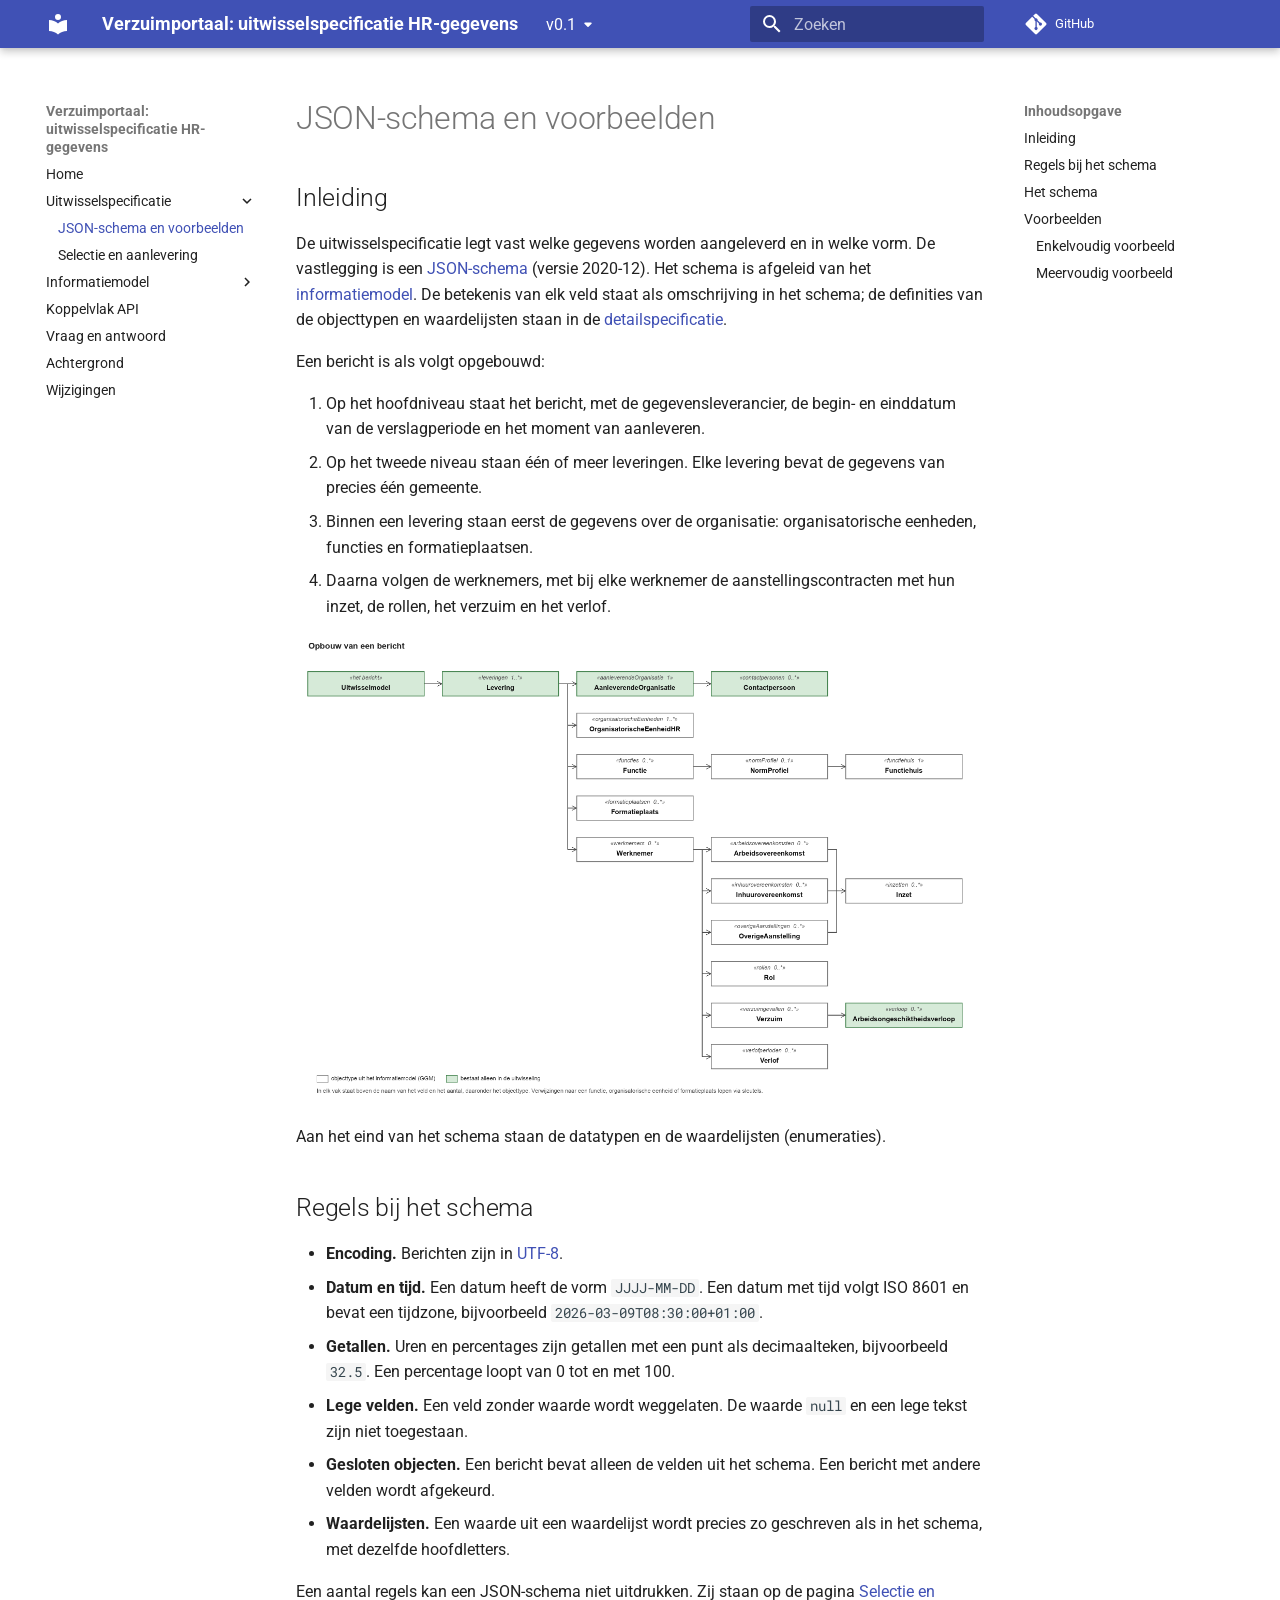
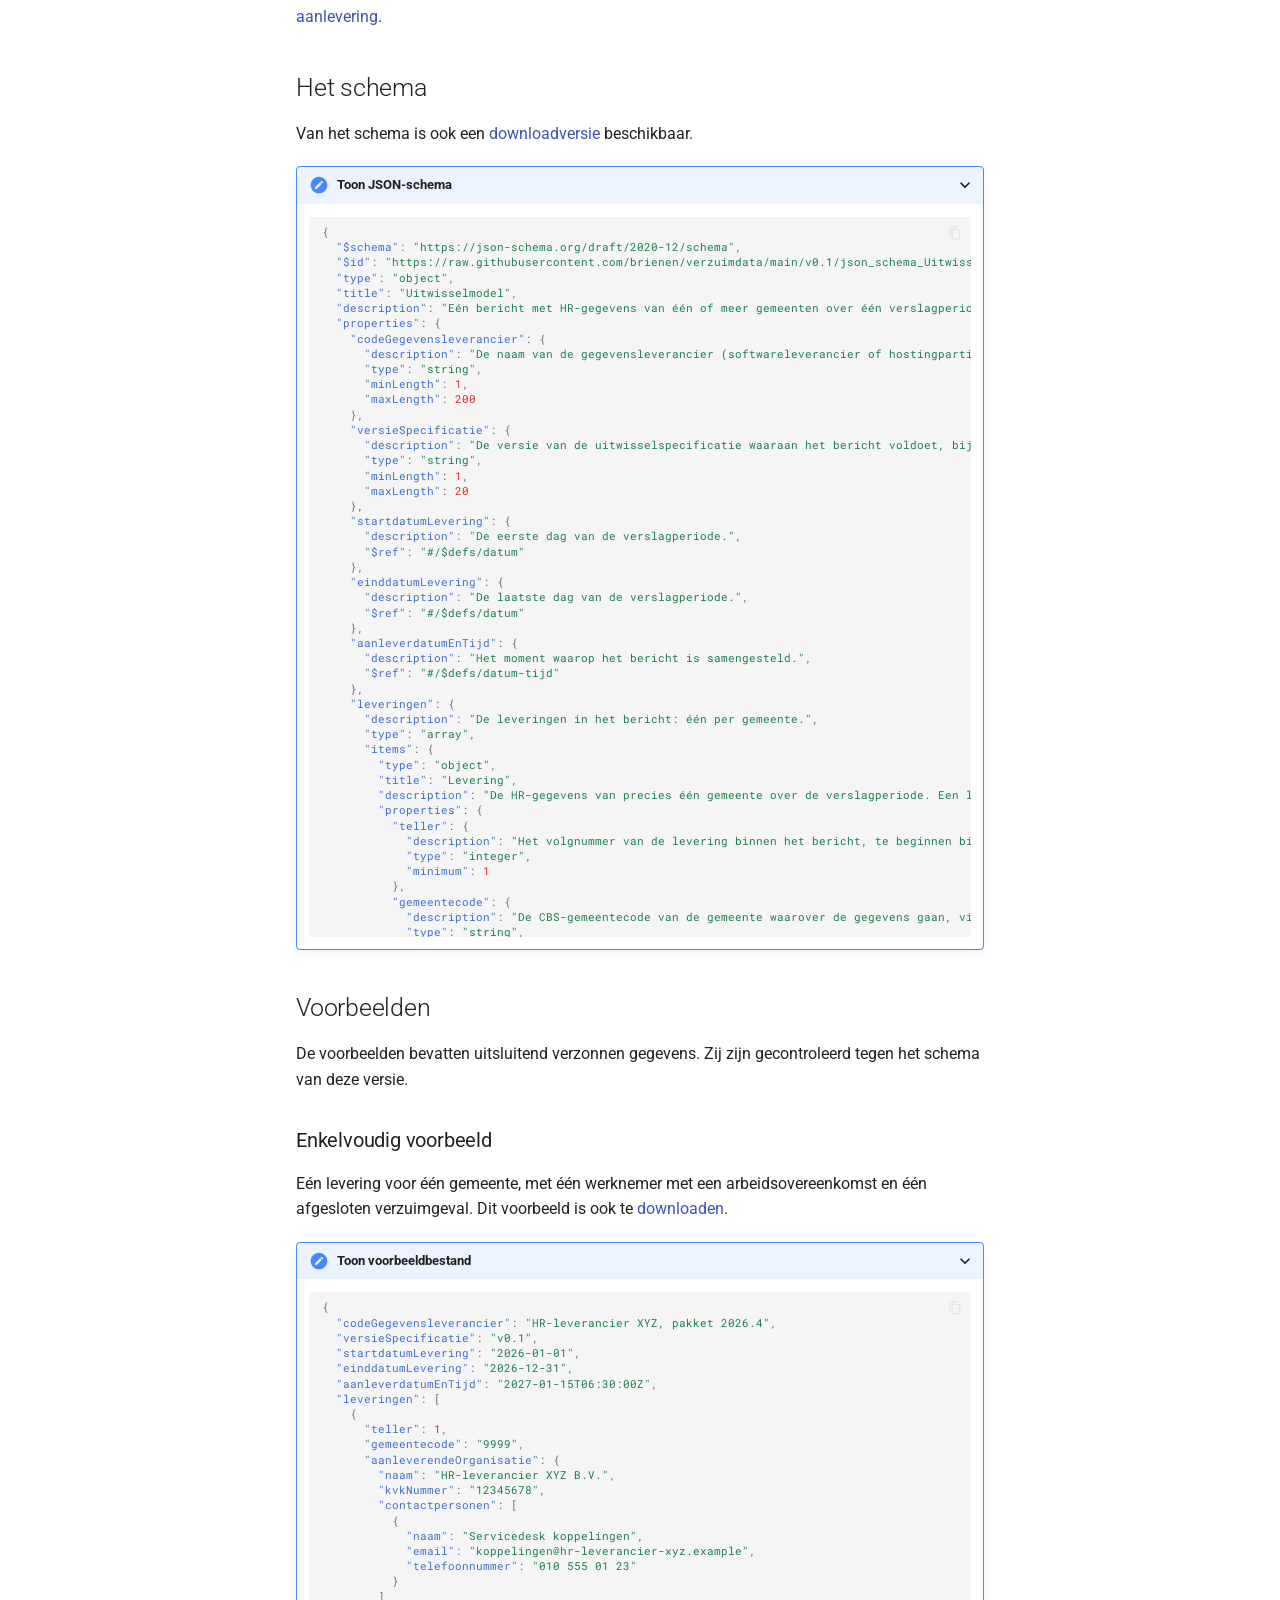
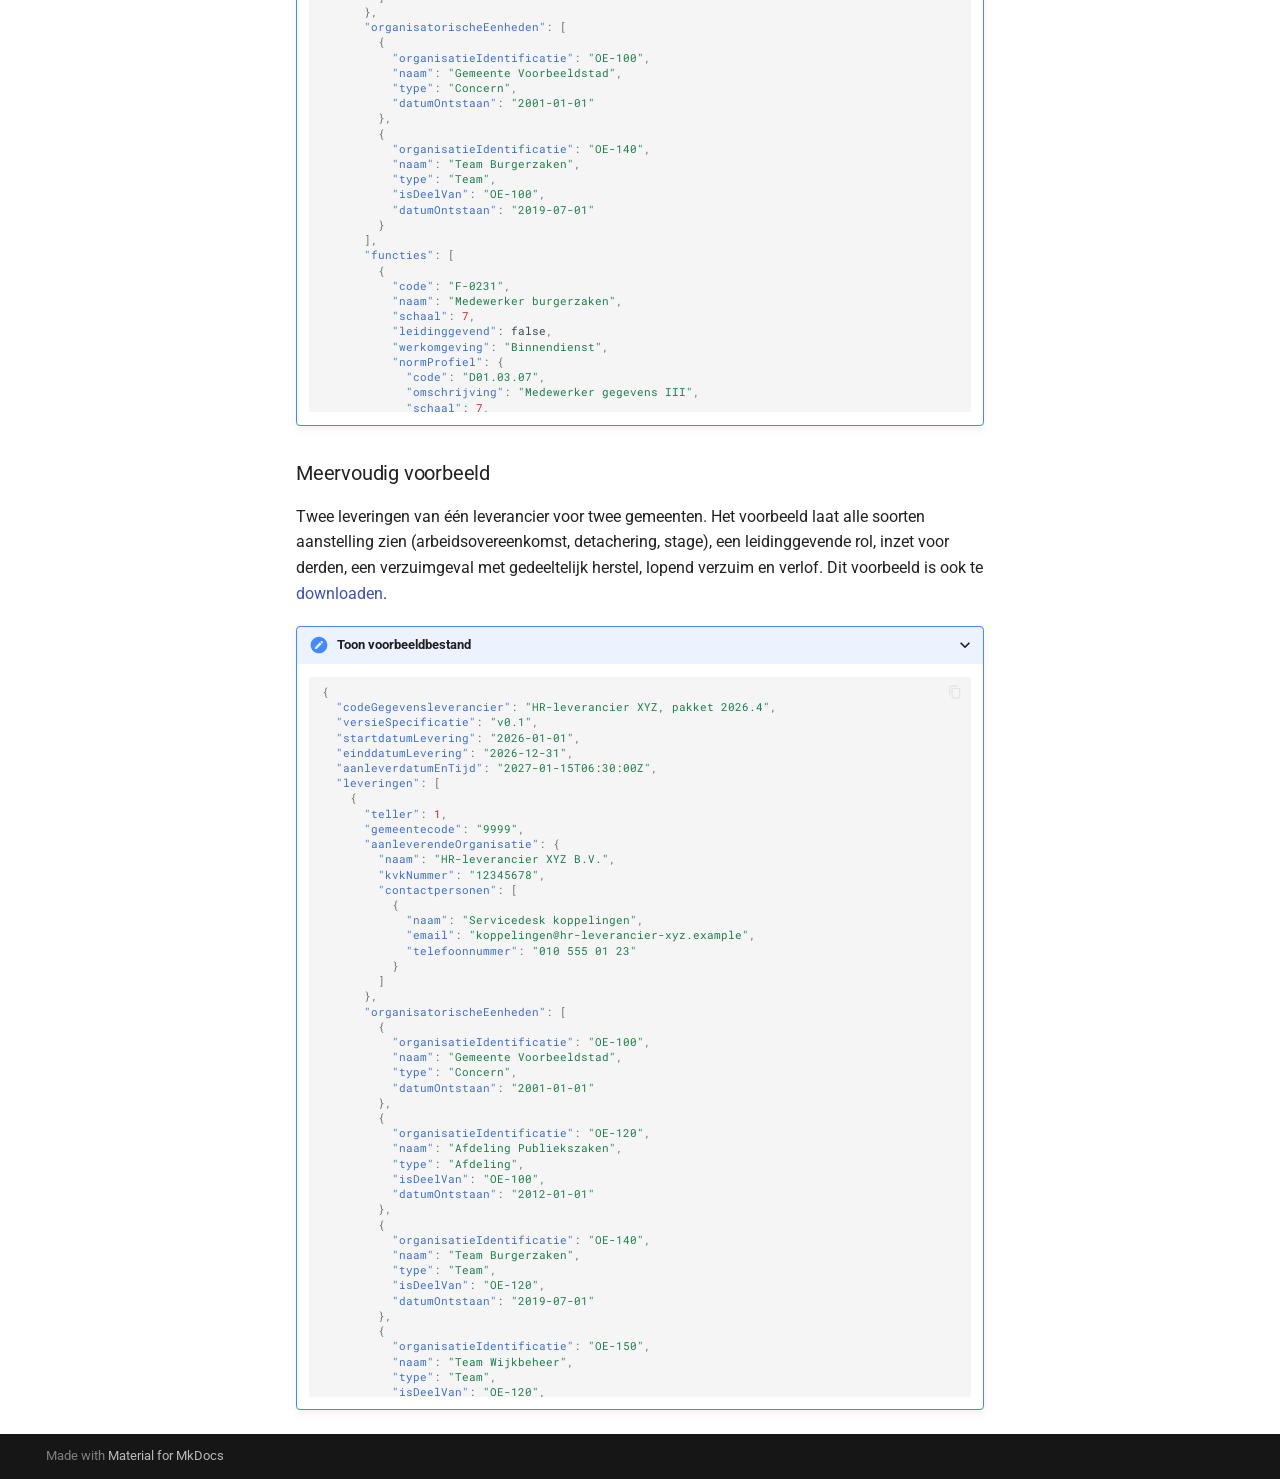
<file: v0.1/uitwisselspecificatie/index.html>
<!doctype html>
<html lang="nl" class="no-js">
  <head>
    
      <meta charset="utf-8">
      <meta name="viewport" content="width=device-width,initial-scale=1">
      
        <meta name="description" content="De uitwisselspecificatie voor HR- en verzuimgegevens van gemeenten voor het Verzuimportaal">
      
      
        <meta name="author" content="Arjen Brienen">
      
      
        <link rel="canonical" href="https://brienen.github.io/verzuimdata/latest/uitwisselspecificatie/">
      
      
        <link rel="prev" href="..">
      
      
        <link rel="next" href="../aanlevering/">
      
      
      <link rel="icon" href="../assets/images/favicon.png">
      <meta name="generator" content="mkdocs-1.6.1, mkdocs-material-9.6.14">
    
    
      
        <title>JSON-schema en voorbeelden - Verzuimportaal: uitwisselspecificatie HR-gegevens</title>
      
    
    
      <link rel="stylesheet" href="../assets/stylesheets/main.342714a4.min.css">
      
      


    
    
      
    
    
      
        
        
        <link rel="preconnect" href="https://fonts.gstatic.com" crossorigin>
        <link rel="stylesheet" href="https://fonts.googleapis.com/css?family=Roboto:300,300i,400,400i,700,700i%7CRoboto+Mono:400,400i,700,700i&display=fallback">
        <style>:root{--md-text-font:"Roboto";--md-code-font:"Roboto Mono"}</style>
      
    
    
      <link rel="stylesheet" href="../stylesheets/extra.css">
    
    <script>__md_scope=new URL("..",location),__md_hash=e=>[...e].reduce(((e,_)=>(e<<5)-e+_.charCodeAt(0)),0),__md_get=(e,_=localStorage,t=__md_scope)=>JSON.parse(_.getItem(t.pathname+"."+e)),__md_set=(e,_,t=localStorage,a=__md_scope)=>{try{t.setItem(a.pathname+"."+e,JSON.stringify(_))}catch(e){}}</script>
    
      

    
    
    
  </head>
  
  
    <body dir="ltr">
  
    
    <input class="md-toggle" data-md-toggle="drawer" type="checkbox" id="__drawer" autocomplete="off">
    <input class="md-toggle" data-md-toggle="search" type="checkbox" id="__search" autocomplete="off">
    <label class="md-overlay" for="__drawer"></label>
    <div data-md-component="skip">
      
        
        <a href="#json-schema-en-voorbeelden" class="md-skip">
          Ga naar inhoud
        </a>
      
    </div>
    <div data-md-component="announce">
      
    </div>
    
      <div data-md-color-scheme="default" data-md-component="outdated" hidden>
        
      </div>
    
    
      

  

<header class="md-header md-header--shadow" data-md-component="header">
  <nav class="md-header__inner md-grid" aria-label="Header">
    <a href=".." title="Verzuimportaal: uitwisselspecificatie HR-gegevens" class="md-header__button md-logo" aria-label="Verzuimportaal: uitwisselspecificatie HR-gegevens" data-md-component="logo">
      
  
  <svg xmlns="http://www.w3.org/2000/svg" viewBox="0 0 24 24"><path d="M12 8a3 3 0 0 0 3-3 3 3 0 0 0-3-3 3 3 0 0 0-3 3 3 3 0 0 0 3 3m0 3.54C9.64 9.35 6.5 8 3 8v11c3.5 0 6.64 1.35 9 3.54 2.36-2.19 5.5-3.54 9-3.54V8c-3.5 0-6.64 1.35-9 3.54"/></svg>

    </a>
    <label class="md-header__button md-icon" for="__drawer">
      
      <svg xmlns="http://www.w3.org/2000/svg" viewBox="0 0 24 24"><path d="M3 6h18v2H3zm0 5h18v2H3zm0 5h18v2H3z"/></svg>
    </label>
    <div class="md-header__title" data-md-component="header-title">
      <div class="md-header__ellipsis">
        <div class="md-header__topic">
          <span class="md-ellipsis">
            Verzuimportaal: uitwisselspecificatie HR-gegevens
          </span>
        </div>
        <div class="md-header__topic" data-md-component="header-topic">
          <span class="md-ellipsis">
            
              JSON-schema en voorbeelden
            
          </span>
        </div>
      </div>
    </div>
    
    
      <script>var palette=__md_get("__palette");if(palette&&palette.color){if("(prefers-color-scheme)"===palette.color.media){var media=matchMedia("(prefers-color-scheme: light)"),input=document.querySelector(media.matches?"[data-md-color-media='(prefers-color-scheme: light)']":"[data-md-color-media='(prefers-color-scheme: dark)']");palette.color.media=input.getAttribute("data-md-color-media"),palette.color.scheme=input.getAttribute("data-md-color-scheme"),palette.color.primary=input.getAttribute("data-md-color-primary"),palette.color.accent=input.getAttribute("data-md-color-accent")}for(var[key,value]of Object.entries(palette.color))document.body.setAttribute("data-md-color-"+key,value)}</script>
    
    
    
      
      
        <label class="md-header__button md-icon" for="__search">
          
          <svg xmlns="http://www.w3.org/2000/svg" viewBox="0 0 24 24"><path d="M9.5 3A6.5 6.5 0 0 1 16 9.5c0 1.61-.59 3.09-1.56 4.23l.27.27h.79l5 5-1.5 1.5-5-5v-.79l-.27-.27A6.52 6.52 0 0 1 9.5 16 6.5 6.5 0 0 1 3 9.5 6.5 6.5 0 0 1 9.5 3m0 2C7 5 5 7 5 9.5S7 14 9.5 14 14 12 14 9.5 12 5 9.5 5"/></svg>
        </label>
        <div class="md-search" data-md-component="search" role="dialog">
  <label class="md-search__overlay" for="__search"></label>
  <div class="md-search__inner" role="search">
    <form class="md-search__form" name="search">
      <input type="text" class="md-search__input" name="query" aria-label="Zoeken" placeholder="Zoeken" autocapitalize="off" autocorrect="off" autocomplete="off" spellcheck="false" data-md-component="search-query" required>
      <label class="md-search__icon md-icon" for="__search">
        
        <svg xmlns="http://www.w3.org/2000/svg" viewBox="0 0 24 24"><path d="M9.5 3A6.5 6.5 0 0 1 16 9.5c0 1.61-.59 3.09-1.56 4.23l.27.27h.79l5 5-1.5 1.5-5-5v-.79l-.27-.27A6.52 6.52 0 0 1 9.5 16 6.5 6.5 0 0 1 3 9.5 6.5 6.5 0 0 1 9.5 3m0 2C7 5 5 7 5 9.5S7 14 9.5 14 14 12 14 9.5 12 5 9.5 5"/></svg>
        
        <svg xmlns="http://www.w3.org/2000/svg" viewBox="0 0 24 24"><path d="M20 11v2H8l5.5 5.5-1.42 1.42L4.16 12l7.92-7.92L13.5 5.5 8 11z"/></svg>
      </label>
      <nav class="md-search__options" aria-label="Zoeken">
        
        <button type="reset" class="md-search__icon md-icon" title="Leegmaken" aria-label="Leegmaken" tabindex="-1">
          
          <svg xmlns="http://www.w3.org/2000/svg" viewBox="0 0 24 24"><path d="M19 6.41 17.59 5 12 10.59 6.41 5 5 6.41 10.59 12 5 17.59 6.41 19 12 13.41 17.59 19 19 17.59 13.41 12z"/></svg>
        </button>
      </nav>
      
    </form>
    <div class="md-search__output">
      <div class="md-search__scrollwrap" tabindex="0" data-md-scrollfix>
        <div class="md-search-result" data-md-component="search-result">
          <div class="md-search-result__meta">
            Zoeken initialiseren
          </div>
          <ol class="md-search-result__list" role="presentation"></ol>
        </div>
      </div>
    </div>
  </div>
</div>
      
    
    
      <div class="md-header__source">
        <a href="https://github.com/brienen/verzuimdata" title="Ga naar repository" class="md-source" data-md-component="source">
  <div class="md-source__icon md-icon">
    
    <svg xmlns="http://www.w3.org/2000/svg" viewBox="0 0 448 512"><!--! Font Awesome Free 6.7.2 by @fontawesome - https://fontawesome.com License - https://fontawesome.com/license/free (Icons: CC BY 4.0, Fonts: SIL OFL 1.1, Code: MIT License) Copyright 2024 Fonticons, Inc.--><path d="M439.55 236.05 244 40.45a28.87 28.87 0 0 0-40.81 0l-40.66 40.63 51.52 51.52c27.06-9.14 52.68 16.77 43.39 43.68l49.66 49.66c34.23-11.8 61.18 31 35.47 56.69-26.49 26.49-70.21-2.87-56-37.34L240.22 199v121.85c25.3 12.54 22.26 41.85 9.08 55a34.34 34.34 0 0 1-48.55 0c-17.57-17.6-11.07-46.91 11.25-56v-123c-20.8-8.51-24.6-30.74-18.64-45L142.57 101 8.45 235.14a28.86 28.86 0 0 0 0 40.81l195.61 195.6a28.86 28.86 0 0 0 40.8 0l194.69-194.69a28.86 28.86 0 0 0 0-40.81"/></svg>
  </div>
  <div class="md-source__repository">
    GitHub
  </div>
</a>
      </div>
    
  </nav>
  
</header>
    
    <div class="md-container" data-md-component="container">
      
      
        
          
        
      
      <main class="md-main" data-md-component="main">
        <div class="md-main__inner md-grid">
          
            
              
              <div class="md-sidebar md-sidebar--primary" data-md-component="sidebar" data-md-type="navigation" >
                <div class="md-sidebar__scrollwrap">
                  <div class="md-sidebar__inner">
                    



<nav class="md-nav md-nav--primary" aria-label="Navigatie" data-md-level="0">
  <label class="md-nav__title" for="__drawer">
    <a href=".." title="Verzuimportaal: uitwisselspecificatie HR-gegevens" class="md-nav__button md-logo" aria-label="Verzuimportaal: uitwisselspecificatie HR-gegevens" data-md-component="logo">
      
  
  <svg xmlns="http://www.w3.org/2000/svg" viewBox="0 0 24 24"><path d="M12 8a3 3 0 0 0 3-3 3 3 0 0 0-3-3 3 3 0 0 0-3 3 3 3 0 0 0 3 3m0 3.54C9.64 9.35 6.5 8 3 8v11c3.5 0 6.64 1.35 9 3.54 2.36-2.19 5.5-3.54 9-3.54V8c-3.5 0-6.64 1.35-9 3.54"/></svg>

    </a>
    Verzuimportaal: uitwisselspecificatie HR-gegevens
  </label>
  
    <div class="md-nav__source">
      <a href="https://github.com/brienen/verzuimdata" title="Ga naar repository" class="md-source" data-md-component="source">
  <div class="md-source__icon md-icon">
    
    <svg xmlns="http://www.w3.org/2000/svg" viewBox="0 0 448 512"><!--! Font Awesome Free 6.7.2 by @fontawesome - https://fontawesome.com License - https://fontawesome.com/license/free (Icons: CC BY 4.0, Fonts: SIL OFL 1.1, Code: MIT License) Copyright 2024 Fonticons, Inc.--><path d="M439.55 236.05 244 40.45a28.87 28.87 0 0 0-40.81 0l-40.66 40.63 51.52 51.52c27.06-9.14 52.68 16.77 43.39 43.68l49.66 49.66c34.23-11.8 61.18 31 35.47 56.69-26.49 26.49-70.21-2.87-56-37.34L240.22 199v121.85c25.3 12.54 22.26 41.85 9.08 55a34.34 34.34 0 0 1-48.55 0c-17.57-17.6-11.07-46.91 11.25-56v-123c-20.8-8.51-24.6-30.74-18.64-45L142.57 101 8.45 235.14a28.86 28.86 0 0 0 0 40.81l195.61 195.6a28.86 28.86 0 0 0 40.8 0l194.69-194.69a28.86 28.86 0 0 0 0-40.81"/></svg>
  </div>
  <div class="md-source__repository">
    GitHub
  </div>
</a>
    </div>
  
  <ul class="md-nav__list" data-md-scrollfix>
    
      
      
  
  
  
  
    <li class="md-nav__item">
      <a href=".." class="md-nav__link">
        
  
  
  <span class="md-ellipsis">
    Home
    
  </span>
  

      </a>
    </li>
  

    
      
      
  
  
    
  
  
  
    
    
    
    
    
    <li class="md-nav__item md-nav__item--active md-nav__item--nested">
      
        
        
        <input class="md-nav__toggle md-toggle " type="checkbox" id="__nav_2" checked>
        
          
          <label class="md-nav__link" for="__nav_2" id="__nav_2_label" tabindex="0">
            
  
  
  <span class="md-ellipsis">
    Uitwisselspecificatie
    
  </span>
  

            <span class="md-nav__icon md-icon"></span>
          </label>
        
        <nav class="md-nav" data-md-level="1" aria-labelledby="__nav_2_label" aria-expanded="true">
          <label class="md-nav__title" for="__nav_2">
            <span class="md-nav__icon md-icon"></span>
            Uitwisselspecificatie
          </label>
          <ul class="md-nav__list" data-md-scrollfix>
            
              
                
  
  
    
  
  
  
    <li class="md-nav__item md-nav__item--active">
      
      <input class="md-nav__toggle md-toggle" type="checkbox" id="__toc">
      
      
        
      
      
        <label class="md-nav__link md-nav__link--active" for="__toc">
          
  
  
  <span class="md-ellipsis">
    JSON-schema en voorbeelden
    
  </span>
  

          <span class="md-nav__icon md-icon"></span>
        </label>
      
      <a href="./" class="md-nav__link md-nav__link--active">
        
  
  
  <span class="md-ellipsis">
    JSON-schema en voorbeelden
    
  </span>
  

      </a>
      
        

<nav class="md-nav md-nav--secondary" aria-label="Inhoudsopgave">
  
  
  
    
  
  
    <label class="md-nav__title" for="__toc">
      <span class="md-nav__icon md-icon"></span>
      Inhoudsopgave
    </label>
    <ul class="md-nav__list" data-md-component="toc" data-md-scrollfix>
      
        <li class="md-nav__item">
  <a href="#inleiding" class="md-nav__link">
    <span class="md-ellipsis">
      Inleiding
    </span>
  </a>
  
</li>
      
        <li class="md-nav__item">
  <a href="#regels-bij-het-schema" class="md-nav__link">
    <span class="md-ellipsis">
      Regels bij het schema
    </span>
  </a>
  
</li>
      
        <li class="md-nav__item">
  <a href="#het-schema" class="md-nav__link">
    <span class="md-ellipsis">
      Het schema
    </span>
  </a>
  
</li>
      
        <li class="md-nav__item">
  <a href="#voorbeelden" class="md-nav__link">
    <span class="md-ellipsis">
      Voorbeelden
    </span>
  </a>
  
    <nav class="md-nav" aria-label="Voorbeelden">
      <ul class="md-nav__list">
        
          <li class="md-nav__item">
  <a href="#enkelvoudig-voorbeeld" class="md-nav__link">
    <span class="md-ellipsis">
      Enkelvoudig voorbeeld
    </span>
  </a>
  
</li>
        
          <li class="md-nav__item">
  <a href="#meervoudig-voorbeeld" class="md-nav__link">
    <span class="md-ellipsis">
      Meervoudig voorbeeld
    </span>
  </a>
  
</li>
        
      </ul>
    </nav>
  
</li>
      
    </ul>
  
</nav>
      
    </li>
  

              
            
              
                
  
  
  
  
    <li class="md-nav__item">
      <a href="../aanlevering/" class="md-nav__link">
        
  
  
  <span class="md-ellipsis">
    Selectie en aanlevering
    
  </span>
  

      </a>
    </li>
  

              
            
          </ul>
        </nav>
      
    </li>
  

    
      
      
  
  
  
  
    
    
    
    
    
    <li class="md-nav__item md-nav__item--nested">
      
        
        
        <input class="md-nav__toggle md-toggle " type="checkbox" id="__nav_3" >
        
          
          <label class="md-nav__link" for="__nav_3" id="__nav_3_label" tabindex="0">
            
  
  
  <span class="md-ellipsis">
    Informatiemodel
    
  </span>
  

            <span class="md-nav__icon md-icon"></span>
          </label>
        
        <nav class="md-nav" data-md-level="1" aria-labelledby="__nav_3_label" aria-expanded="false">
          <label class="md-nav__title" for="__nav_3">
            <span class="md-nav__icon md-icon"></span>
            Informatiemodel
          </label>
          <ul class="md-nav__list" data-md-scrollfix>
            
              
                
  
  
  
  
    <li class="md-nav__item">
      <a href="../Hoofdlijnen_Model%20HR/" class="md-nav__link">
        
  
  
  <span class="md-ellipsis">
    Hoofdlijnen
    
  </span>
  

      </a>
    </li>
  

              
            
              
                
  
  
  
  
    <li class="md-nav__item">
      <a href="../definities/Detail_Model%20HR/" class="md-nav__link">
        
  
  
  <span class="md-ellipsis">
    Detailspecificatie
    
  </span>
  

      </a>
    </li>
  

              
            
          </ul>
        </nav>
      
    </li>
  

    
      
      
  
  
  
  
    <li class="md-nav__item">
      <a href="../api/" class="md-nav__link">
        
  
  
  <span class="md-ellipsis">
    Koppelvlak API
    
  </span>
  

      </a>
    </li>
  

    
      
      
  
  
  
  
    <li class="md-nav__item">
      <a href="../VraagEnAntwoord/" class="md-nav__link">
        
  
  
  <span class="md-ellipsis">
    Vraag en antwoord
    
  </span>
  

      </a>
    </li>
  

    
      
      
  
  
  
  
    <li class="md-nav__item">
      <a href="../Achtergrond/" class="md-nav__link">
        
  
  
  <span class="md-ellipsis">
    Achtergrond
    
  </span>
  

      </a>
    </li>
  

    
      
      
  
  
  
  
    <li class="md-nav__item">
      <a href="../wijzigingen/" class="md-nav__link">
        
  
  
  <span class="md-ellipsis">
    Wijzigingen
    
  </span>
  

      </a>
    </li>
  

    
  </ul>
</nav>
                  </div>
                </div>
              </div>
            
            
              
              <div class="md-sidebar md-sidebar--secondary" data-md-component="sidebar" data-md-type="toc" >
                <div class="md-sidebar__scrollwrap">
                  <div class="md-sidebar__inner">
                    

<nav class="md-nav md-nav--secondary" aria-label="Inhoudsopgave">
  
  
  
    
  
  
    <label class="md-nav__title" for="__toc">
      <span class="md-nav__icon md-icon"></span>
      Inhoudsopgave
    </label>
    <ul class="md-nav__list" data-md-component="toc" data-md-scrollfix>
      
        <li class="md-nav__item">
  <a href="#inleiding" class="md-nav__link">
    <span class="md-ellipsis">
      Inleiding
    </span>
  </a>
  
</li>
      
        <li class="md-nav__item">
  <a href="#regels-bij-het-schema" class="md-nav__link">
    <span class="md-ellipsis">
      Regels bij het schema
    </span>
  </a>
  
</li>
      
        <li class="md-nav__item">
  <a href="#het-schema" class="md-nav__link">
    <span class="md-ellipsis">
      Het schema
    </span>
  </a>
  
</li>
      
        <li class="md-nav__item">
  <a href="#voorbeelden" class="md-nav__link">
    <span class="md-ellipsis">
      Voorbeelden
    </span>
  </a>
  
    <nav class="md-nav" aria-label="Voorbeelden">
      <ul class="md-nav__list">
        
          <li class="md-nav__item">
  <a href="#enkelvoudig-voorbeeld" class="md-nav__link">
    <span class="md-ellipsis">
      Enkelvoudig voorbeeld
    </span>
  </a>
  
</li>
        
          <li class="md-nav__item">
  <a href="#meervoudig-voorbeeld" class="md-nav__link">
    <span class="md-ellipsis">
      Meervoudig voorbeeld
    </span>
  </a>
  
</li>
        
      </ul>
    </nav>
  
</li>
      
    </ul>
  
</nav>
                  </div>
                </div>
              </div>
            
          
          
            <div class="md-content" data-md-component="content">
              <article class="md-content__inner md-typeset">
                
                  


  
  


<h1 id="json-schema-en-voorbeelden">JSON-schema en voorbeelden<a class="headerlink" href="#json-schema-en-voorbeelden" title="Permanent link">&para;</a></h1>
<h2 id="inleiding">Inleiding<a class="headerlink" href="#inleiding" title="Permanent link">&para;</a></h2>
<p>De uitwisselspecificatie legt vast welke gegevens worden aangeleverd en in welke vorm. De vastlegging is een <a href="https://json-schema.org">JSON-schema</a> (versie 2020-12). Het schema is afgeleid van het <a href="../Hoofdlijnen_Model%20HR/">informatiemodel</a>. De betekenis van elk veld staat als omschrijving in het schema; de definities van de objecttypen en waardelijsten staan in de <a href="../definities/Detail_Model%20HR/">detailspecificatie</a>.</p>
<p>Een bericht is als volgt opgebouwd:</p>
<ol>
<li>Op het hoofdniveau staat het bericht, met de gegevensleverancier, de begin- en einddatum van de verslagperiode en het moment van aanleveren.</li>
<li>Op het tweede niveau staan één of meer leveringen. Elke levering bevat de gegevens van precies één gemeente.</li>
<li>Binnen een levering staan eerst de gegevens over de organisatie: organisatorische eenheden, functies en formatieplaatsen.</li>
<li>Daarna volgen de werknemers, met bij elke werknemer de aanstellingscontracten met hun inzet, de rollen, het verzuim en het verlof.</li>
</ol>
<p><a href="../images/opbouw-bericht.png"><img alt="Opbouw van een bericht" src="../images/opbouw-bericht.png" /></a></p>
<p>Aan het eind van het schema staan de datatypen en de waardelijsten (enumeraties).</p>
<h2 id="regels-bij-het-schema">Regels bij het schema<a class="headerlink" href="#regels-bij-het-schema" title="Permanent link">&para;</a></h2>
<ul>
<li><strong>Encoding.</strong> Berichten zijn in <a href="https://www.forumstandaardisatie.nl/open-standaarden/utf-8">UTF-8</a>.</li>
<li><strong>Datum en tijd.</strong> Een datum heeft de vorm <code>JJJJ-MM-DD</code>. Een datum met tijd volgt ISO 8601 en bevat een tijdzone, bijvoorbeeld <code>2026-03-09T08:30:00+01:00</code>.</li>
<li><strong>Getallen.</strong> Uren en percentages zijn getallen met een punt als decimaalteken, bijvoorbeeld <code>32.5</code>. Een percentage loopt van 0 tot en met 100.</li>
<li><strong>Lege velden.</strong> Een veld zonder waarde wordt weggelaten. De waarde <code>null</code> en een lege tekst zijn niet toegestaan.</li>
<li><strong>Gesloten objecten.</strong> Een bericht bevat alleen de velden uit het schema. Een bericht met andere velden wordt afgekeurd.</li>
<li><strong>Waardelijsten.</strong> Een waarde uit een waardelijst wordt precies zo geschreven als in het schema, met dezelfde hoofdletters.</li>
</ul>
<p>Een aantal regels kan een JSON-schema niet uitdrukken. Zij staan op de pagina <a href="../aanlevering/#regels-buiten-het-schema">Selectie en aanlevering</a>.</p>
<h2 id="het-schema">Het schema<a class="headerlink" href="#het-schema" title="Permanent link">&para;</a></h2>
<p>Van het schema is ook een <a href="https://raw.githubusercontent.com/brienen/verzuimdata/main/v0.1/json_schema_Uitwisselmodel.json">downloadversie</a> beschikbaar.</p>
<details open><summary>Toon JSON-schema</summary>
<div class="copy highlight"><pre><span></span><code><span class="p">{</span>
<span class="w">  </span><span class="nt">"$schema"</span><span class="p">:</span><span class="w"> </span><span class="s2">"https://json-schema.org/draft/2020-12/schema"</span><span class="p">,</span>
<span class="w">  </span><span class="nt">"$id"</span><span class="p">:</span><span class="w"> </span><span class="s2">"https://raw.githubusercontent.com/brienen/verzuimdata/main/v0.1/json_schema_Uitwisselmodel.json"</span><span class="p">,</span>
<span class="w">  </span><span class="nt">"type"</span><span class="p">:</span><span class="w"> </span><span class="s2">"object"</span><span class="p">,</span>
<span class="w">  </span><span class="nt">"title"</span><span class="p">:</span><span class="w"> </span><span class="s2">"Uitwisselmodel"</span><span class="p">,</span>
<span class="w">  </span><span class="nt">"description"</span><span class="p">:</span><span class="w"> </span><span class="s2">"Eén bericht met HR-gegevens van één of meer gemeenten over één verslagperiode."</span><span class="p">,</span>
<span class="w">  </span><span class="nt">"properties"</span><span class="p">:</span><span class="w"> </span><span class="p">{</span>
<span class="w">    </span><span class="nt">"codeGegevensleverancier"</span><span class="p">:</span><span class="w"> </span><span class="p">{</span>
<span class="w">      </span><span class="nt">"description"</span><span class="p">:</span><span class="w"> </span><span class="s2">"De naam van de gegevensleverancier (softwareleverancier of hostingpartij) en de versie van het pakket."</span><span class="p">,</span>
<span class="w">      </span><span class="nt">"type"</span><span class="p">:</span><span class="w"> </span><span class="s2">"string"</span><span class="p">,</span>
<span class="w">      </span><span class="nt">"minLength"</span><span class="p">:</span><span class="w"> </span><span class="mi">1</span><span class="p">,</span>
<span class="w">      </span><span class="nt">"maxLength"</span><span class="p">:</span><span class="w"> </span><span class="mi">200</span>
<span class="w">    </span><span class="p">},</span>
<span class="w">    </span><span class="nt">"versieSpecificatie"</span><span class="p">:</span><span class="w"> </span><span class="p">{</span>
<span class="w">      </span><span class="nt">"description"</span><span class="p">:</span><span class="w"> </span><span class="s2">"De versie van de uitwisselspecificatie waaraan het bericht voldoet, bijvoorbeeld v0.1."</span><span class="p">,</span>
<span class="w">      </span><span class="nt">"type"</span><span class="p">:</span><span class="w"> </span><span class="s2">"string"</span><span class="p">,</span>
<span class="w">      </span><span class="nt">"minLength"</span><span class="p">:</span><span class="w"> </span><span class="mi">1</span><span class="p">,</span>
<span class="w">      </span><span class="nt">"maxLength"</span><span class="p">:</span><span class="w"> </span><span class="mi">20</span>
<span class="w">    </span><span class="p">},</span>
<span class="w">    </span><span class="nt">"startdatumLevering"</span><span class="p">:</span><span class="w"> </span><span class="p">{</span>
<span class="w">      </span><span class="nt">"description"</span><span class="p">:</span><span class="w"> </span><span class="s2">"De eerste dag van de verslagperiode."</span><span class="p">,</span>
<span class="w">      </span><span class="nt">"$ref"</span><span class="p">:</span><span class="w"> </span><span class="s2">"#/$defs/datum"</span>
<span class="w">    </span><span class="p">},</span>
<span class="w">    </span><span class="nt">"einddatumLevering"</span><span class="p">:</span><span class="w"> </span><span class="p">{</span>
<span class="w">      </span><span class="nt">"description"</span><span class="p">:</span><span class="w"> </span><span class="s2">"De laatste dag van de verslagperiode."</span><span class="p">,</span>
<span class="w">      </span><span class="nt">"$ref"</span><span class="p">:</span><span class="w"> </span><span class="s2">"#/$defs/datum"</span>
<span class="w">    </span><span class="p">},</span>
<span class="w">    </span><span class="nt">"aanleverdatumEnTijd"</span><span class="p">:</span><span class="w"> </span><span class="p">{</span>
<span class="w">      </span><span class="nt">"description"</span><span class="p">:</span><span class="w"> </span><span class="s2">"Het moment waarop het bericht is samengesteld."</span><span class="p">,</span>
<span class="w">      </span><span class="nt">"$ref"</span><span class="p">:</span><span class="w"> </span><span class="s2">"#/$defs/datum-tijd"</span>
<span class="w">    </span><span class="p">},</span>
<span class="w">    </span><span class="nt">"leveringen"</span><span class="p">:</span><span class="w"> </span><span class="p">{</span>
<span class="w">      </span><span class="nt">"description"</span><span class="p">:</span><span class="w"> </span><span class="s2">"De leveringen in het bericht: één per gemeente."</span><span class="p">,</span>
<span class="w">      </span><span class="nt">"type"</span><span class="p">:</span><span class="w"> </span><span class="s2">"array"</span><span class="p">,</span>
<span class="w">      </span><span class="nt">"items"</span><span class="p">:</span><span class="w"> </span><span class="p">{</span>
<span class="w">        </span><span class="nt">"type"</span><span class="p">:</span><span class="w"> </span><span class="s2">"object"</span><span class="p">,</span>
<span class="w">        </span><span class="nt">"title"</span><span class="p">:</span><span class="w"> </span><span class="s2">"Levering"</span><span class="p">,</span>
<span class="w">        </span><span class="nt">"description"</span><span class="p">:</span><span class="w"> </span><span class="s2">"De HR-gegevens van precies één gemeente over de verslagperiode. Een leverancier die voor meerdere gemeenten levert, neemt per gemeente één levering op."</span><span class="p">,</span>
<span class="w">        </span><span class="nt">"properties"</span><span class="p">:</span><span class="w"> </span><span class="p">{</span>
<span class="w">          </span><span class="nt">"teller"</span><span class="p">:</span><span class="w"> </span><span class="p">{</span>
<span class="w">            </span><span class="nt">"description"</span><span class="p">:</span><span class="w"> </span><span class="s2">"Het volgnummer van de levering binnen het bericht, te beginnen bij 1."</span><span class="p">,</span>
<span class="w">            </span><span class="nt">"type"</span><span class="p">:</span><span class="w"> </span><span class="s2">"integer"</span><span class="p">,</span>
<span class="w">            </span><span class="nt">"minimum"</span><span class="p">:</span><span class="w"> </span><span class="mi">1</span>
<span class="w">          </span><span class="p">},</span>
<span class="w">          </span><span class="nt">"gemeentecode"</span><span class="p">:</span><span class="w"> </span><span class="p">{</span>
<span class="w">            </span><span class="nt">"description"</span><span class="p">:</span><span class="w"> </span><span class="s2">"De CBS-gemeentecode van de gemeente waarover de gegevens gaan, vier cijfers met voorloopnullen."</span><span class="p">,</span>
<span class="w">            </span><span class="nt">"type"</span><span class="p">:</span><span class="w"> </span><span class="s2">"string"</span><span class="p">,</span>
<span class="w">            </span><span class="nt">"minLength"</span><span class="p">:</span><span class="w"> </span><span class="mi">1</span><span class="p">,</span>
<span class="w">            </span><span class="nt">"maxLength"</span><span class="p">:</span><span class="w"> </span><span class="mi">4</span><span class="p">,</span>
<span class="w">            </span><span class="nt">"pattern"</span><span class="p">:</span><span class="w"> </span><span class="s2">"^[0-9]{4}$"</span>
<span class="w">          </span><span class="p">},</span>
<span class="w">          </span><span class="nt">"aanleverendeOrganisatie"</span><span class="p">:</span><span class="w"> </span><span class="p">{</span>
<span class="w">            </span><span class="nt">"type"</span><span class="p">:</span><span class="w"> </span><span class="s2">"object"</span><span class="p">,</span>
<span class="w">            </span><span class="nt">"title"</span><span class="p">:</span><span class="w"> </span><span class="s2">"AanleverendeOrganisatie"</span><span class="p">,</span>
<span class="w">            </span><span class="nt">"description"</span><span class="p">:</span><span class="w"> </span><span class="s2">"De organisatie die de gegevens van de levering aanlevert. Levert de gemeente zelf, dan is dit de gemeente; anders de leverancier die namens de gemeente levert."</span><span class="p">,</span>
<span class="w">            </span><span class="nt">"properties"</span><span class="p">:</span><span class="w"> </span><span class="p">{</span>
<span class="w">              </span><span class="nt">"naam"</span><span class="p">:</span><span class="w"> </span><span class="p">{</span>
<span class="w">                </span><span class="nt">"description"</span><span class="p">:</span><span class="w"> </span><span class="s2">"De naam van de aanleverende organisatie."</span><span class="p">,</span>
<span class="w">                </span><span class="nt">"type"</span><span class="p">:</span><span class="w"> </span><span class="s2">"string"</span><span class="p">,</span>
<span class="w">                </span><span class="nt">"minLength"</span><span class="p">:</span><span class="w"> </span><span class="mi">1</span><span class="p">,</span>
<span class="w">                </span><span class="nt">"maxLength"</span><span class="p">:</span><span class="w"> </span><span class="mi">200</span>
<span class="w">              </span><span class="p">},</span>
<span class="w">              </span><span class="nt">"kvkNummer"</span><span class="p">:</span><span class="w"> </span><span class="p">{</span>
<span class="w">                </span><span class="nt">"description"</span><span class="p">:</span><span class="w"> </span><span class="s2">"Het KvK-nummer van de aanleverende organisatie, acht cijfers. Verplicht als een andere organisatie dan de gemeente aanlevert."</span><span class="p">,</span>
<span class="w">                </span><span class="nt">"type"</span><span class="p">:</span><span class="w"> </span><span class="s2">"string"</span><span class="p">,</span>
<span class="w">                </span><span class="nt">"minLength"</span><span class="p">:</span><span class="w"> </span><span class="mi">1</span><span class="p">,</span>
<span class="w">                </span><span class="nt">"maxLength"</span><span class="p">:</span><span class="w"> </span><span class="mi">8</span><span class="p">,</span>
<span class="w">                </span><span class="nt">"pattern"</span><span class="p">:</span><span class="w"> </span><span class="s2">"^[0-9]{8}$"</span>
<span class="w">              </span><span class="p">},</span>
<span class="w">              </span><span class="nt">"contactpersonen"</span><span class="p">:</span><span class="w"> </span><span class="p">{</span>
<span class="w">                </span><span class="nt">"description"</span><span class="p">:</span><span class="w"> </span><span class="s2">"De contactpersonen voor de levering."</span><span class="p">,</span>
<span class="w">                </span><span class="nt">"type"</span><span class="p">:</span><span class="w"> </span><span class="s2">"array"</span><span class="p">,</span>
<span class="w">                </span><span class="nt">"items"</span><span class="p">:</span><span class="w"> </span><span class="p">{</span>
<span class="w">                  </span><span class="nt">"type"</span><span class="p">:</span><span class="w"> </span><span class="s2">"object"</span><span class="p">,</span>
<span class="w">                  </span><span class="nt">"title"</span><span class="p">:</span><span class="w"> </span><span class="s2">"Contactpersoon"</span><span class="p">,</span>
<span class="w">                  </span><span class="nt">"description"</span><span class="p">:</span><span class="w"> </span><span class="s2">"Een persoon bij de aanleverende organisatie die vragen over de levering kan beantwoorden."</span><span class="p">,</span>
<span class="w">                  </span><span class="nt">"properties"</span><span class="p">:</span><span class="w"> </span><span class="p">{</span>
<span class="w">                    </span><span class="nt">"naam"</span><span class="p">:</span><span class="w"> </span><span class="p">{</span>
<span class="w">                      </span><span class="nt">"description"</span><span class="p">:</span><span class="w"> </span><span class="s2">"De naam van de contactpersoon."</span><span class="p">,</span>
<span class="w">                      </span><span class="nt">"type"</span><span class="p">:</span><span class="w"> </span><span class="s2">"string"</span><span class="p">,</span>
<span class="w">                      </span><span class="nt">"minLength"</span><span class="p">:</span><span class="w"> </span><span class="mi">1</span><span class="p">,</span>
<span class="w">                      </span><span class="nt">"maxLength"</span><span class="p">:</span><span class="w"> </span><span class="mi">200</span>
<span class="w">                    </span><span class="p">},</span>
<span class="w">                    </span><span class="nt">"functietitel"</span><span class="p">:</span><span class="w"> </span><span class="p">{</span>
<span class="w">                      </span><span class="nt">"description"</span><span class="p">:</span><span class="w"> </span><span class="s2">"De functie van de contactpersoon."</span><span class="p">,</span>
<span class="w">                      </span><span class="nt">"type"</span><span class="p">:</span><span class="w"> </span><span class="s2">"string"</span><span class="p">,</span>
<span class="w">                      </span><span class="nt">"minLength"</span><span class="p">:</span><span class="w"> </span><span class="mi">1</span><span class="p">,</span>
<span class="w">                      </span><span class="nt">"maxLength"</span><span class="p">:</span><span class="w"> </span><span class="mi">100</span>
<span class="w">                    </span><span class="p">},</span>
<span class="w">                    </span><span class="nt">"email"</span><span class="p">:</span><span class="w"> </span><span class="p">{</span>
<span class="w">                      </span><span class="nt">"description"</span><span class="p">:</span><span class="w"> </span><span class="s2">"Het e-mailadres van de contactpersoon."</span><span class="p">,</span>
<span class="w">                      </span><span class="nt">"$ref"</span><span class="p">:</span><span class="w"> </span><span class="s2">"#/$defs/email"</span>
<span class="w">                    </span><span class="p">},</span>
<span class="w">                    </span><span class="nt">"telefoonnummer"</span><span class="p">:</span><span class="w"> </span><span class="p">{</span>
<span class="w">                      </span><span class="nt">"description"</span><span class="p">:</span><span class="w"> </span><span class="s2">"Het telefoonnummer van de contactpersoon."</span><span class="p">,</span>
<span class="w">                      </span><span class="nt">"type"</span><span class="p">:</span><span class="w"> </span><span class="s2">"string"</span><span class="p">,</span>
<span class="w">                      </span><span class="nt">"minLength"</span><span class="p">:</span><span class="w"> </span><span class="mi">1</span><span class="p">,</span>
<span class="w">                      </span><span class="nt">"maxLength"</span><span class="p">:</span><span class="w"> </span><span class="mi">20</span>
<span class="w">                    </span><span class="p">}</span>
<span class="w">                  </span><span class="p">},</span>
<span class="w">                  </span><span class="nt">"required"</span><span class="p">:</span><span class="w"> </span><span class="p">[</span>
<span class="w">                    </span><span class="s2">"naam"</span>
<span class="w">                  </span><span class="p">],</span>
<span class="w">                  </span><span class="nt">"additionalProperties"</span><span class="p">:</span><span class="w"> </span><span class="kc">false</span>
<span class="w">                </span><span class="p">}</span>
<span class="w">              </span><span class="p">}</span>
<span class="w">            </span><span class="p">},</span>
<span class="w">            </span><span class="nt">"required"</span><span class="p">:</span><span class="w"> </span><span class="p">[</span>
<span class="w">              </span><span class="s2">"naam"</span>
<span class="w">            </span><span class="p">],</span>
<span class="w">            </span><span class="nt">"additionalProperties"</span><span class="p">:</span><span class="w"> </span><span class="kc">false</span>
<span class="w">          </span><span class="p">},</span>
<span class="w">          </span><span class="nt">"organisatorischeEenheden"</span><span class="p">:</span><span class="w"> </span><span class="p">{</span>
<span class="w">            </span><span class="nt">"description"</span><span class="p">:</span><span class="w"> </span><span class="s2">"De organisatorische eenheden van de gemeente die in de verslagperiode bestaan."</span><span class="p">,</span>
<span class="w">            </span><span class="nt">"type"</span><span class="p">:</span><span class="w"> </span><span class="s2">"array"</span><span class="p">,</span>
<span class="w">            </span><span class="nt">"items"</span><span class="p">:</span><span class="w"> </span><span class="p">{</span>
<span class="w">              </span><span class="nt">"type"</span><span class="p">:</span><span class="w"> </span><span class="s2">"object"</span><span class="p">,</span>
<span class="w">              </span><span class="nt">"title"</span><span class="p">:</span><span class="w"> </span><span class="s2">"OrganisatorischeEenheidHR"</span><span class="p">,</span>
<span class="w">              </span><span class="nt">"description"</span><span class="p">:</span><span class="w"> </span><span class="s2">"Een organisatorische eenheid zoals vastgelegd in de personeelsadministratie. De plaats in de organisatie volgt uit het veld isDeelVan."</span><span class="p">,</span>
<span class="w">              </span><span class="nt">"properties"</span><span class="p">:</span><span class="w"> </span><span class="p">{</span>
<span class="w">                </span><span class="nt">"organisatieIdentificatie"</span><span class="p">:</span><span class="w"> </span><span class="p">{</span>
<span class="w">                  </span><span class="nt">"description"</span><span class="p">:</span><span class="w"> </span><span class="s2">"Een korte identificatie van de organisatorische eenheid."</span><span class="p">,</span>
<span class="w">                  </span><span class="nt">"type"</span><span class="p">:</span><span class="w"> </span><span class="s2">"string"</span><span class="p">,</span>
<span class="w">                  </span><span class="nt">"minLength"</span><span class="p">:</span><span class="w"> </span><span class="mi">1</span><span class="p">,</span>
<span class="w">                  </span><span class="nt">"maxLength"</span><span class="p">:</span><span class="w"> </span><span class="mi">24</span>
<span class="w">                </span><span class="p">},</span>
<span class="w">                </span><span class="nt">"naam"</span><span class="p">:</span><span class="w"> </span><span class="p">{</span>
<span class="w">                  </span><span class="nt">"description"</span><span class="p">:</span><span class="w"> </span><span class="s2">"De naam van de eenheid in de personeelsadministratie."</span><span class="p">,</span>
<span class="w">                  </span><span class="nt">"type"</span><span class="p">:</span><span class="w"> </span><span class="s2">"string"</span><span class="p">,</span>
<span class="w">                  </span><span class="nt">"minLength"</span><span class="p">:</span><span class="w"> </span><span class="mi">1</span><span class="p">,</span>
<span class="w">                  </span><span class="nt">"maxLength"</span><span class="p">:</span><span class="w"> </span><span class="mi">80</span>
<span class="w">                </span><span class="p">},</span>
<span class="w">                </span><span class="nt">"type"</span><span class="p">:</span><span class="w"> </span><span class="p">{</span>
<span class="w">                  </span><span class="nt">"description"</span><span class="p">:</span><span class="w"> </span><span class="s2">"Het niveau van de eenheid in de indeling van de organisatie."</span><span class="p">,</span>
<span class="w">                  </span><span class="nt">"$ref"</span><span class="p">:</span><span class="w"> </span><span class="s2">"#/$defs/OrganisatorischeEenheidsoort"</span>
<span class="w">                </span><span class="p">},</span>
<span class="w">                </span><span class="nt">"isDeelVan"</span><span class="p">:</span><span class="w"> </span><span class="p">{</span>
<span class="w">                  </span><span class="nt">"description"</span><span class="p">:</span><span class="w"> </span><span class="s2">"De organisatorische eenheid waarvan deze eenheid deel uitmaakt. Verwijst met de organisatieIdentificatie naar een organisatorische eenheid in dezelfde levering. Leeg bij de hoogste eenheid, de organisatie als geheel."</span><span class="p">,</span>
<span class="w">                  </span><span class="nt">"type"</span><span class="p">:</span><span class="w"> </span><span class="s2">"string"</span><span class="p">,</span>
<span class="w">                  </span><span class="nt">"minLength"</span><span class="p">:</span><span class="w"> </span><span class="mi">1</span><span class="p">,</span>
<span class="w">                  </span><span class="nt">"maxLength"</span><span class="p">:</span><span class="w"> </span><span class="mi">24</span>
<span class="w">                </span><span class="p">},</span>
<span class="w">                </span><span class="nt">"datumOntstaan"</span><span class="p">:</span><span class="w"> </span><span class="p">{</span>
<span class="w">                  </span><span class="nt">"description"</span><span class="p">:</span><span class="w"> </span><span class="s2">"De datum waarop de organisatorische eenheid is ontstaan."</span><span class="p">,</span>
<span class="w">                  </span><span class="nt">"$ref"</span><span class="p">:</span><span class="w"> </span><span class="s2">"#/$defs/datum"</span>
<span class="w">                </span><span class="p">},</span>
<span class="w">                </span><span class="nt">"datumOpheffing"</span><span class="p">:</span><span class="w"> </span><span class="p">{</span>
<span class="w">                  </span><span class="nt">"description"</span><span class="p">:</span><span class="w"> </span><span class="s2">"De datum waarop de organisatorische eenheid is opgeheven."</span><span class="p">,</span>
<span class="w">                  </span><span class="nt">"$ref"</span><span class="p">:</span><span class="w"> </span><span class="s2">"#/$defs/datum"</span>
<span class="w">                </span><span class="p">}</span>
<span class="w">              </span><span class="p">},</span>
<span class="w">              </span><span class="nt">"required"</span><span class="p">:</span><span class="w"> </span><span class="p">[</span>
<span class="w">                </span><span class="s2">"organisatieIdentificatie"</span><span class="p">,</span>
<span class="w">                </span><span class="s2">"naam"</span><span class="p">,</span>
<span class="w">                </span><span class="s2">"type"</span>
<span class="w">              </span><span class="p">],</span>
<span class="w">              </span><span class="nt">"additionalProperties"</span><span class="p">:</span><span class="w"> </span><span class="kc">false</span>
<span class="w">            </span><span class="p">},</span>
<span class="w">            </span><span class="nt">"minItems"</span><span class="p">:</span><span class="w"> </span><span class="mi">1</span>
<span class="w">          </span><span class="p">},</span>
<span class="w">          </span><span class="nt">"functies"</span><span class="p">:</span><span class="w"> </span><span class="p">{</span>
<span class="w">            </span><span class="nt">"description"</span><span class="p">:</span><span class="w"> </span><span class="s2">"De functies waarnaar in de levering wordt verwezen."</span><span class="p">,</span>
<span class="w">            </span><span class="nt">"type"</span><span class="p">:</span><span class="w"> </span><span class="s2">"array"</span><span class="p">,</span>
<span class="w">            </span><span class="nt">"items"</span><span class="p">:</span><span class="w"> </span><span class="p">{</span>
<span class="w">              </span><span class="nt">"type"</span><span class="p">:</span><span class="w"> </span><span class="s2">"object"</span><span class="p">,</span>
<span class="w">              </span><span class="nt">"title"</span><span class="p">:</span><span class="w"> </span><span class="s2">"Functie"</span><span class="p">,</span>
<span class="w">              </span><span class="nt">"description"</span><span class="p">:</span><span class="w"> </span><span class="s2">"Het samenstel van taken en werkzaamheden dat aan een werknemer kan worden opgedragen."</span><span class="p">,</span>
<span class="w">              </span><span class="nt">"properties"</span><span class="p">:</span><span class="w"> </span><span class="p">{</span>
<span class="w">                </span><span class="nt">"code"</span><span class="p">:</span><span class="w"> </span><span class="p">{</span>
<span class="w">                  </span><span class="nt">"description"</span><span class="p">:</span><span class="w"> </span><span class="s2">"De code waarmee de functie in de organisatie wordt aangeduid. Sleutel voor de vertaaltabel naar een landelijke indeling."</span><span class="p">,</span>
<span class="w">                  </span><span class="nt">"type"</span><span class="p">:</span><span class="w"> </span><span class="s2">"string"</span><span class="p">,</span>
<span class="w">                  </span><span class="nt">"minLength"</span><span class="p">:</span><span class="w"> </span><span class="mi">1</span><span class="p">,</span>
<span class="w">                  </span><span class="nt">"maxLength"</span><span class="p">:</span><span class="w"> </span><span class="mi">50</span>
<span class="w">                </span><span class="p">},</span>
<span class="w">                </span><span class="nt">"naam"</span><span class="p">:</span><span class="w"> </span><span class="p">{</span>
<span class="w">                  </span><span class="nt">"description"</span><span class="p">:</span><span class="w"> </span><span class="s2">"De naam van de functie."</span><span class="p">,</span>
<span class="w">                  </span><span class="nt">"type"</span><span class="p">:</span><span class="w"> </span><span class="s2">"string"</span><span class="p">,</span>
<span class="w">                  </span><span class="nt">"minLength"</span><span class="p">:</span><span class="w"> </span><span class="mi">1</span><span class="p">,</span>
<span class="w">                  </span><span class="nt">"maxLength"</span><span class="p">:</span><span class="w"> </span><span class="mi">80</span>
<span class="w">                </span><span class="p">},</span>
<span class="w">                </span><span class="nt">"schaal"</span><span class="p">:</span><span class="w"> </span><span class="p">{</span>
<span class="w">                  </span><span class="nt">"description"</span><span class="p">:</span><span class="w"> </span><span class="s2">"De salarisschaal waarin de functie is gewaardeerd."</span><span class="p">,</span>
<span class="w">                  </span><span class="nt">"type"</span><span class="p">:</span><span class="w"> </span><span class="s2">"integer"</span><span class="p">,</span>
<span class="w">                  </span><span class="nt">"minimum"</span><span class="p">:</span><span class="w"> </span><span class="mi">1</span>
<span class="w">                </span><span class="p">},</span>
<span class="w">                </span><span class="nt">"leidinggevend"</span><span class="p">:</span><span class="w"> </span><span class="p">{</span>
<span class="w">                  </span><span class="nt">"description"</span><span class="p">:</span><span class="w"> </span><span class="s2">"Aanduiding dat aan de functie leidinggevende taken en personele verantwoordelijkheid zijn verbonden. Projectleiders, meewerkend voorlieden en coördinatoren tellen niet als leidinggevend."</span><span class="p">,</span>
<span class="w">                  </span><span class="nt">"type"</span><span class="p">:</span><span class="w"> </span><span class="s2">"boolean"</span>
<span class="w">                </span><span class="p">},</span>
<span class="w">                </span><span class="nt">"werkomgeving"</span><span class="p">:</span><span class="w"> </span><span class="p">{</span>
<span class="w">                  </span><span class="nt">"description"</span><span class="p">:</span><span class="w"> </span><span class="s2">"De omgeving waarin het werk van de functie zich hoofdzakelijk afspeelt."</span><span class="p">,</span>
<span class="w">                  </span><span class="nt">"$ref"</span><span class="p">:</span><span class="w"> </span><span class="s2">"#/$defs/Werkomgeving"</span>
<span class="w">                </span><span class="p">},</span>
<span class="w">                </span><span class="nt">"normProfiel"</span><span class="p">:</span><span class="w"> </span><span class="p">{</span>
<span class="w">                  </span><span class="nt">"type"</span><span class="p">:</span><span class="w"> </span><span class="s2">"object"</span><span class="p">,</span>
<span class="w">                  </span><span class="nt">"title"</span><span class="p">:</span><span class="w"> </span><span class="s2">"NormProfiel"</span><span class="p">,</span>
<span class="w">                  </span><span class="nt">"description"</span><span class="p">:</span><span class="w"> </span><span class="s2">"Een generieke functie uit een landelijk functiewaarderingssysteem, waarop functies van de organisatie zijn gebaseerd. Voor gemeenten het systeem HR21."</span><span class="p">,</span>
<span class="w">                  </span><span class="nt">"properties"</span><span class="p">:</span><span class="w"> </span><span class="p">{</span>
<span class="w">                    </span><span class="nt">"code"</span><span class="p">:</span><span class="w"> </span><span class="p">{</span>
<span class="w">                      </span><span class="nt">"description"</span><span class="p">:</span><span class="w"> </span><span class="s2">"De code van het normprofiel in het functiewaarderingssysteem."</span><span class="p">,</span>
<span class="w">                      </span><span class="nt">"type"</span><span class="p">:</span><span class="w"> </span><span class="s2">"string"</span><span class="p">,</span>
<span class="w">                      </span><span class="nt">"minLength"</span><span class="p">:</span><span class="w"> </span><span class="mi">1</span><span class="p">,</span>
<span class="w">                      </span><span class="nt">"maxLength"</span><span class="p">:</span><span class="w"> </span><span class="mi">10</span>
<span class="w">                    </span><span class="p">},</span>
<span class="w">                    </span><span class="nt">"omschrijving"</span><span class="p">:</span><span class="w"> </span><span class="p">{</span>
<span class="w">                      </span><span class="nt">"description"</span><span class="p">:</span><span class="w"> </span><span class="s2">"De naam of omschrijving van het normprofiel."</span><span class="p">,</span>
<span class="w">                      </span><span class="nt">"type"</span><span class="p">:</span><span class="w"> </span><span class="s2">"string"</span><span class="p">,</span>
<span class="w">                      </span><span class="nt">"minLength"</span><span class="p">:</span><span class="w"> </span><span class="mi">1</span><span class="p">,</span>
<span class="w">                      </span><span class="nt">"maxLength"</span><span class="p">:</span><span class="w"> </span><span class="mi">100</span>
<span class="w">                    </span><span class="p">},</span>
<span class="w">                    </span><span class="nt">"schaal"</span><span class="p">:</span><span class="w"> </span><span class="p">{</span>
<span class="w">                      </span><span class="nt">"description"</span><span class="p">:</span><span class="w"> </span><span class="s2">"De salarisschaal die bij het normprofiel hoort."</span><span class="p">,</span>
<span class="w">                      </span><span class="nt">"type"</span><span class="p">:</span><span class="w"> </span><span class="s2">"integer"</span><span class="p">,</span>
<span class="w">                      </span><span class="nt">"minimum"</span><span class="p">:</span><span class="w"> </span><span class="mi">1</span>
<span class="w">                    </span><span class="p">},</span>
<span class="w">                    </span><span class="nt">"functiehuis"</span><span class="p">:</span><span class="w"> </span><span class="p">{</span>
<span class="w">                      </span><span class="nt">"type"</span><span class="p">:</span><span class="w"> </span><span class="s2">"object"</span><span class="p">,</span>
<span class="w">                      </span><span class="nt">"title"</span><span class="p">:</span><span class="w"> </span><span class="s2">"Functiehuis"</span><span class="p">,</span>
<span class="w">                      </span><span class="nt">"description"</span><span class="p">:</span><span class="w"> </span><span class="s2">"Model waarin functies van een organisatie worden beschreven."</span><span class="p">,</span>
<span class="w">                      </span><span class="nt">"properties"</span><span class="p">:</span><span class="w"> </span><span class="p">{</span>
<span class="w">                        </span><span class="nt">"naam"</span><span class="p">:</span><span class="w"> </span><span class="p">{</span>
<span class="w">                          </span><span class="nt">"description"</span><span class="p">:</span><span class="w"> </span><span class="s2">"De naam van het functiehuis, bijvoorbeeld HR21."</span><span class="p">,</span>
<span class="w">                          </span><span class="nt">"type"</span><span class="p">:</span><span class="w"> </span><span class="s2">"string"</span><span class="p">,</span>
<span class="w">                          </span><span class="nt">"minLength"</span><span class="p">:</span><span class="w"> </span><span class="mi">1</span><span class="p">,</span>
<span class="w">                          </span><span class="nt">"maxLength"</span><span class="p">:</span><span class="w"> </span><span class="mi">80</span>
<span class="w">                        </span><span class="p">}</span>
<span class="w">                      </span><span class="p">},</span>
<span class="w">                      </span><span class="nt">"required"</span><span class="p">:</span><span class="w"> </span><span class="p">[</span>
<span class="w">                        </span><span class="s2">"naam"</span>
<span class="w">                      </span><span class="p">],</span>
<span class="w">                      </span><span class="nt">"additionalProperties"</span><span class="p">:</span><span class="w"> </span><span class="kc">false</span>
<span class="w">                    </span><span class="p">}</span>
<span class="w">                  </span><span class="p">},</span>
<span class="w">                  </span><span class="nt">"required"</span><span class="p">:</span><span class="w"> </span><span class="p">[</span>
<span class="w">                    </span><span class="s2">"code"</span><span class="p">,</span>
<span class="w">                    </span><span class="s2">"omschrijving"</span><span class="p">,</span>
<span class="w">                    </span><span class="s2">"schaal"</span><span class="p">,</span>
<span class="w">                    </span><span class="s2">"functiehuis"</span>
<span class="w">                  </span><span class="p">],</span>
<span class="w">                  </span><span class="nt">"additionalProperties"</span><span class="p">:</span><span class="w"> </span><span class="kc">false</span>
<span class="w">                </span><span class="p">}</span>
<span class="w">              </span><span class="p">},</span>
<span class="w">              </span><span class="nt">"required"</span><span class="p">:</span><span class="w"> </span><span class="p">[</span>
<span class="w">                </span><span class="s2">"code"</span><span class="p">,</span>
<span class="w">                </span><span class="s2">"naam"</span><span class="p">,</span>
<span class="w">                </span><span class="s2">"schaal"</span><span class="p">,</span>
<span class="w">                </span><span class="s2">"leidinggevend"</span>
<span class="w">              </span><span class="p">],</span>
<span class="w">              </span><span class="nt">"additionalProperties"</span><span class="p">:</span><span class="w"> </span><span class="kc">false</span>
<span class="w">            </span><span class="p">}</span>
<span class="w">          </span><span class="p">},</span>
<span class="w">          </span><span class="nt">"formatieplaatsen"</span><span class="p">:</span><span class="w"> </span><span class="p">{</span>
<span class="w">            </span><span class="nt">"description"</span><span class="p">:</span><span class="w"> </span><span class="s2">"De formatieplaatsen die in de verslagperiode bestaan, ook de onbezette."</span><span class="p">,</span>
<span class="w">            </span><span class="nt">"type"</span><span class="p">:</span><span class="w"> </span><span class="s2">"array"</span><span class="p">,</span>
<span class="w">            </span><span class="nt">"items"</span><span class="p">:</span><span class="w"> </span><span class="p">{</span>
<span class="w">              </span><span class="nt">"type"</span><span class="p">:</span><span class="w"> </span><span class="s2">"object"</span><span class="p">,</span>
<span class="w">              </span><span class="nt">"title"</span><span class="p">:</span><span class="w"> </span><span class="s2">"Formatieplaats"</span><span class="p">,</span>
<span class="w">              </span><span class="nt">"description"</span><span class="p">:</span><span class="w"> </span><span class="s2">"Een in het formatieplan vastgestelde arbeidsplaats bij een organisatorische eenheid. De formatie is de toegestane omvang, niet de werkelijke bezetting. Een formatieplaats bestaat ook als zij onbezet is."</span><span class="p">,</span>
<span class="w">              </span><span class="nt">"properties"</span><span class="p">:</span><span class="w"> </span><span class="p">{</span>
<span class="w">                </span><span class="nt">"formatieplaatsID"</span><span class="p">:</span><span class="w"> </span><span class="p">{</span>
<span class="w">                  </span><span class="nt">"description"</span><span class="p">:</span><span class="w"> </span><span class="s2">"Een sleutel die de formatieplaats binnen de levering aanduidt."</span><span class="p">,</span>
<span class="w">                  </span><span class="nt">"type"</span><span class="p">:</span><span class="w"> </span><span class="s2">"string"</span><span class="p">,</span>
<span class="w">                  </span><span class="nt">"minLength"</span><span class="p">:</span><span class="w"> </span><span class="mi">1</span><span class="p">,</span>
<span class="w">                  </span><span class="nt">"maxLength"</span><span class="p">:</span><span class="w"> </span><span class="mi">64</span>
<span class="w">                </span><span class="p">},</span>
<span class="w">                </span><span class="nt">"urenPerWeek"</span><span class="p">:</span><span class="w"> </span><span class="p">{</span>
<span class="w">                  </span><span class="nt">"description"</span><span class="p">:</span><span class="w"> </span><span class="s2">"De omvang van de formatieplaats in uren per week."</span><span class="p">,</span>
<span class="w">                  </span><span class="nt">"type"</span><span class="p">:</span><span class="w"> </span><span class="s2">"number"</span><span class="p">,</span>
<span class="w">                  </span><span class="nt">"minimum"</span><span class="p">:</span><span class="w"> </span><span class="mi">0</span><span class="p">,</span>
<span class="w">                  </span><span class="nt">"maximum"</span><span class="p">:</span><span class="w"> </span><span class="mi">168</span>
<span class="w">                </span><span class="p">},</span>
<span class="w">                </span><span class="nt">"datumBegin"</span><span class="p">:</span><span class="w"> </span><span class="p">{</span>
<span class="w">                  </span><span class="nt">"description"</span><span class="p">:</span><span class="w"> </span><span class="s2">"De eerste dag waarop de formatieplaats geldig is. Grondslag voor de formatie op een peildatum."</span><span class="p">,</span>
<span class="w">                  </span><span class="nt">"$ref"</span><span class="p">:</span><span class="w"> </span><span class="s2">"#/$defs/datum"</span>
<span class="w">                </span><span class="p">},</span>
<span class="w">                </span><span class="nt">"datumEinde"</span><span class="p">:</span><span class="w"> </span><span class="p">{</span>
<span class="w">                  </span><span class="nt">"description"</span><span class="p">:</span><span class="w"> </span><span class="s2">"De laatste dag waarop de formatieplaats geldig is. Leeg zolang de formatieplaats bestaat."</span><span class="p">,</span>
<span class="w">                  </span><span class="nt">"$ref"</span><span class="p">:</span><span class="w"> </span><span class="s2">"#/$defs/datum"</span>
<span class="w">                </span><span class="p">},</span>
<span class="w">                </span><span class="nt">"functie"</span><span class="p">:</span><span class="w"> </span><span class="p">{</span>
<span class="w">                  </span><span class="nt">"description"</span><span class="p">:</span><span class="w"> </span><span class="s2">"De functie waarvoor de formatieplaats is bestemd. Verwijst met de code naar een functie in dezelfde levering."</span><span class="p">,</span>
<span class="w">                  </span><span class="nt">"type"</span><span class="p">:</span><span class="w"> </span><span class="s2">"string"</span><span class="p">,</span>
<span class="w">                  </span><span class="nt">"minLength"</span><span class="p">:</span><span class="w"> </span><span class="mi">1</span><span class="p">,</span>
<span class="w">                  </span><span class="nt">"maxLength"</span><span class="p">:</span><span class="w"> </span><span class="mi">50</span>
<span class="w">                </span><span class="p">},</span>
<span class="w">                </span><span class="nt">"organisatorischeEenheid"</span><span class="p">:</span><span class="w"> </span><span class="p">{</span>
<span class="w">                  </span><span class="nt">"description"</span><span class="p">:</span><span class="w"> </span><span class="s2">"De organisatorische eenheid waartoe de formatieplaats behoort. Verwijst met de organisatieIdentificatie naar een organisatorische eenheid in dezelfde levering."</span><span class="p">,</span>
<span class="w">                  </span><span class="nt">"type"</span><span class="p">:</span><span class="w"> </span><span class="s2">"string"</span><span class="p">,</span>
<span class="w">                  </span><span class="nt">"minLength"</span><span class="p">:</span><span class="w"> </span><span class="mi">1</span><span class="p">,</span>
<span class="w">                  </span><span class="nt">"maxLength"</span><span class="p">:</span><span class="w"> </span><span class="mi">24</span>
<span class="w">                </span><span class="p">}</span>
<span class="w">              </span><span class="p">},</span>
<span class="w">              </span><span class="nt">"required"</span><span class="p">:</span><span class="w"> </span><span class="p">[</span>
<span class="w">                </span><span class="s2">"formatieplaatsID"</span><span class="p">,</span>
<span class="w">                </span><span class="s2">"urenPerWeek"</span><span class="p">,</span>
<span class="w">                </span><span class="s2">"datumBegin"</span><span class="p">,</span>
<span class="w">                </span><span class="s2">"functie"</span><span class="p">,</span>
<span class="w">                </span><span class="s2">"organisatorischeEenheid"</span>
<span class="w">              </span><span class="p">],</span>
<span class="w">              </span><span class="nt">"additionalProperties"</span><span class="p">:</span><span class="w"> </span><span class="kc">false</span>
<span class="w">            </span><span class="p">}</span>
<span class="w">          </span><span class="p">},</span>
<span class="w">          </span><span class="nt">"werknemers"</span><span class="p">:</span><span class="w"> </span><span class="p">{</span>
<span class="w">            </span><span class="nt">"description"</span><span class="p">:</span><span class="w"> </span><span class="s2">"De werknemers met ten minste één aanstellingscontract dat de verslagperiode raakt."</span><span class="p">,</span>
<span class="w">            </span><span class="nt">"type"</span><span class="p">:</span><span class="w"> </span><span class="s2">"array"</span><span class="p">,</span>
<span class="w">            </span><span class="nt">"items"</span><span class="p">:</span><span class="w"> </span><span class="p">{</span>
<span class="w">              </span><span class="nt">"type"</span><span class="p">:</span><span class="w"> </span><span class="s2">"object"</span><span class="p">,</span>
<span class="w">              </span><span class="nt">"title"</span><span class="p">:</span><span class="w"> </span><span class="s2">"Werknemer"</span><span class="p">,</span>
<span class="w">              </span><span class="nt">"description"</span><span class="p">:</span><span class="w"> </span><span class="s2">"Een persoon die op grond van een aanstellingscontract werkzaamheden verricht voor de organisatie. Omvat eigen personeel, ingehuurde krachten, stagiairs en mensen op een werkervaringsplaats. Een werknemer wordt aangeduid met een sleutel zonder betekenis; naam, burgerservicenummer, geboortedatum en adres worden niet uitgewisseld."</span><span class="p">,</span>
<span class="w">              </span><span class="nt">"properties"</span><span class="p">:</span><span class="w"> </span><span class="p">{</span>
<span class="w">                </span><span class="nt">"werknemerID"</span><span class="p">:</span><span class="w"> </span><span class="p">{</span>
<span class="w">                  </span><span class="nt">"description"</span><span class="p">:</span><span class="w"> </span><span class="s2">"Een sleutel zonder betekenis die de werknemer binnen de gemeente aanduidt. De sleutel is in elke levering dezelfde, zodat gegevens over meerdere perioden bij elkaar horen. Het personeelsnummer, het burgerservicenummer of een deel van de naam mogen er niet in voorkomen of uit af te leiden zijn."</span><span class="p">,</span>
<span class="w">                  </span><span class="nt">"type"</span><span class="p">:</span><span class="w"> </span><span class="s2">"string"</span><span class="p">,</span>
<span class="w">                  </span><span class="nt">"minLength"</span><span class="p">:</span><span class="w"> </span><span class="mi">1</span><span class="p">,</span>
<span class="w">                  </span><span class="nt">"maxLength"</span><span class="p">:</span><span class="w"> </span><span class="mi">64</span>
<span class="w">                </span><span class="p">},</span>
<span class="w">                </span><span class="nt">"geboortejaar"</span><span class="p">:</span><span class="w"> </span><span class="p">{</span>
<span class="w">                  </span><span class="nt">"description"</span><span class="p">:</span><span class="w"> </span><span class="s2">"Het jaar waarin de werknemer is geboren. Het geboortejaar vervangt de geboortedatum; het is genoeg voor de leeftijdsopbouw."</span><span class="p">,</span>
<span class="w">                  </span><span class="nt">"type"</span><span class="p">:</span><span class="w"> </span><span class="s2">"integer"</span><span class="p">,</span>
<span class="w">                  </span><span class="nt">"minimum"</span><span class="p">:</span><span class="w"> </span><span class="mi">1900</span><span class="p">,</span>
<span class="w">                  </span><span class="nt">"maximum"</span><span class="p">:</span><span class="w"> </span><span class="mi">2100</span>
<span class="w">                </span><span class="p">},</span>
<span class="w">                </span><span class="nt">"geslachtsaanduiding"</span><span class="p">:</span><span class="w"> </span><span class="p">{</span>
<span class="w">                  </span><span class="nt">"description"</span><span class="p">:</span><span class="w"> </span><span class="s2">"Een aanduiding die aangeeft of de persoon een man of een vrouw is, of dat het geslacht onbekend is."</span><span class="p">,</span>
<span class="w">                  </span><span class="nt">"$ref"</span><span class="p">:</span><span class="w"> </span><span class="s2">"#/$defs/Geslachtsaanduiding"</span>
<span class="w">                </span><span class="p">},</span>
<span class="w">                </span><span class="nt">"arbeidsovereenkomsten"</span><span class="p">:</span><span class="w"> </span><span class="p">{</span>
<span class="w">                  </span><span class="nt">"description"</span><span class="p">:</span><span class="w"> </span><span class="s2">"De aanstellingscontracten van de werknemer van het subtype Arbeidsovereenkomst."</span><span class="p">,</span>
<span class="w">                  </span><span class="nt">"type"</span><span class="p">:</span><span class="w"> </span><span class="s2">"array"</span><span class="p">,</span>
<span class="w">                  </span><span class="nt">"items"</span><span class="p">:</span><span class="w"> </span><span class="p">{</span>
<span class="w">                    </span><span class="nt">"type"</span><span class="p">:</span><span class="w"> </span><span class="s2">"object"</span><span class="p">,</span>
<span class="w">                    </span><span class="nt">"title"</span><span class="p">:</span><span class="w"> </span><span class="s2">"Arbeidsovereenkomst"</span><span class="p">,</span>
<span class="w">                    </span><span class="nt">"description"</span><span class="p">:</span><span class="w"> </span><span class="s2">"De overeenkomst waarbij de werknemer zich verbindt om in dienst van de organisatie, tegen loon, gedurende zekere tijd arbeid te verrichten. Voor eigen personeel. Alleen arbeidsovereenkomsten tellen voor de bezetting; welke precies, volgt uit de cao en de aanstellingssoort. Een verlenging of een nieuwe overeenkomst is een nieuw voorkomen."</span><span class="p">,</span>
<span class="w">                    </span><span class="nt">"properties"</span><span class="p">:</span><span class="w"> </span><span class="p">{</span>
<span class="w">                      </span><span class="nt">"aanstellingscontractID"</span><span class="p">:</span><span class="w"> </span><span class="p">{</span>
<span class="w">                        </span><span class="nt">"description"</span><span class="p">:</span><span class="w"> </span><span class="s2">"Een sleutel die het aanstellingscontract binnen de levering aanduidt. De sleutel is in elke levering dezelfde."</span><span class="p">,</span>
<span class="w">                        </span><span class="nt">"type"</span><span class="p">:</span><span class="w"> </span><span class="s2">"string"</span><span class="p">,</span>
<span class="w">                        </span><span class="nt">"minLength"</span><span class="p">:</span><span class="w"> </span><span class="mi">1</span><span class="p">,</span>
<span class="w">                        </span><span class="nt">"maxLength"</span><span class="p">:</span><span class="w"> </span><span class="mi">64</span>
<span class="w">                      </span><span class="p">},</span>
<span class="w">                      </span><span class="nt">"aanstellingssoort"</span><span class="p">:</span><span class="w"> </span><span class="p">{</span>
<span class="w">                        </span><span class="nt">"description"</span><span class="p">:</span><span class="w"> </span><span class="s2">"De soort aanstelling. Elke waarde hoort bij precies een subtype. Bepaalt samen met de cao of de aanstelling tot de bezetting telt, en onderscheidt de vormen van inhuur."</span><span class="p">,</span>
<span class="w">                        </span><span class="nt">"$ref"</span><span class="p">:</span><span class="w"> </span><span class="s2">"#/$defs/AanstellingssoortArbeidsovereenkomst"</span>
<span class="w">                      </span><span class="p">},</span>
<span class="w">                      </span><span class="nt">"datumStart"</span><span class="p">:</span><span class="w"> </span><span class="p">{</span>
<span class="w">                        </span><span class="nt">"description"</span><span class="p">:</span><span class="w"> </span><span class="s2">"De eerste dag waarop het contract geldt."</span><span class="p">,</span>
<span class="w">                        </span><span class="nt">"$ref"</span><span class="p">:</span><span class="w"> </span><span class="s2">"#/$defs/datum"</span>
<span class="w">                      </span><span class="p">},</span>
<span class="w">                      </span><span class="nt">"datumEinde"</span><span class="p">:</span><span class="w"> </span><span class="p">{</span>
<span class="w">                        </span><span class="nt">"description"</span><span class="p">:</span><span class="w"> </span><span class="s2">"De laatste dag waarop het contract geldt. Leeg zolang het contract loopt en geen einddatum is overeengekomen."</span><span class="p">,</span>
<span class="w">                        </span><span class="nt">"$ref"</span><span class="p">:</span><span class="w"> </span><span class="s2">"#/$defs/datum"</span>
<span class="w">                      </span><span class="p">},</span>
<span class="w">                      </span><span class="nt">"urenPerWeek"</span><span class="p">:</span><span class="w"> </span><span class="p">{</span>
<span class="w">                        </span><span class="nt">"description"</span><span class="p">:</span><span class="w"> </span><span class="s2">"Het aantal uren per week dat volgens het contract wordt gewerkt. Grondslag voor de bezetting in fte en voor de weging van verzuim naar deeltijd."</span><span class="p">,</span>
<span class="w">                        </span><span class="nt">"type"</span><span class="p">:</span><span class="w"> </span><span class="s2">"number"</span><span class="p">,</span>
<span class="w">                        </span><span class="nt">"minimum"</span><span class="p">:</span><span class="w"> </span><span class="mi">0</span><span class="p">,</span>
<span class="w">                        </span><span class="nt">"maximum"</span><span class="p">:</span><span class="w"> </span><span class="mi">168</span>
<span class="w">                      </span><span class="p">},</span>
<span class="w">                      </span><span class="nt">"schaal"</span><span class="p">:</span><span class="w"> </span><span class="p">{</span>
<span class="w">                        </span><span class="nt">"description"</span><span class="p">:</span><span class="w"> </span><span class="s2">"De salarisschaal waarin de werknemer is ingedeeld. Het waardebereik volgt uit de cao; voor gemeenten 1 tot en met 20."</span><span class="p">,</span>
<span class="w">                        </span><span class="nt">"type"</span><span class="p">:</span><span class="w"> </span><span class="s2">"integer"</span><span class="p">,</span>
<span class="w">                        </span><span class="nt">"minimum"</span><span class="p">:</span><span class="w"> </span><span class="mi">1</span>
<span class="w">                      </span><span class="p">},</span>
<span class="w">                      </span><span class="nt">"contractsoort"</span><span class="p">:</span><span class="w"> </span><span class="p">{</span>
<span class="w">                        </span><span class="nt">"description"</span><span class="p">:</span><span class="w"> </span><span class="s2">"Aanduiding of de overeenkomst voor bepaalde of voor onbepaalde tijd is aangegaan. Grondslag voor tijdelijke dienst en voor vaste en flexibele bezetting."</span><span class="p">,</span>
<span class="w">                        </span><span class="nt">"$ref"</span><span class="p">:</span><span class="w"> </span><span class="s2">"#/$defs/Contractsoort"</span>
<span class="w">                      </span><span class="p">},</span>
<span class="w">                      </span><span class="nt">"cao"</span><span class="p">:</span><span class="w"> </span><span class="p">{</span>
<span class="w">                        </span><span class="nt">"description"</span><span class="p">:</span><span class="w"> </span><span class="s2">"De collectieve arbeidsovereenkomst die op de overeenkomst van toepassing is."</span><span class="p">,</span>
<span class="w">                        </span><span class="nt">"$ref"</span><span class="p">:</span><span class="w"> </span><span class="s2">"#/$defs/Cao"</span>
<span class="w">                      </span><span class="p">},</span>
<span class="w">                      </span><span class="nt">"banenafspraak"</span><span class="p">:</span><span class="w"> </span><span class="p">{</span>
<span class="w">                        </span><span class="nt">"description"</span><span class="p">:</span><span class="w"> </span><span class="s2">"Aanduiding dat de overeenkomst meetelt voor de banenafspraak voor mensen met een arbeidsbeperking. Grondslag voor medewerkers met afstand tot de arbeidsmarkt."</span><span class="p">,</span>
<span class="w">                        </span><span class="nt">"type"</span><span class="p">:</span><span class="w"> </span><span class="s2">"boolean"</span>
<span class="w">                      </span><span class="p">},</span>
<span class="w">                      </span><span class="nt">"redenEinde"</span><span class="p">:</span><span class="w"> </span><span class="p">{</span>
<span class="w">                        </span><span class="nt">"description"</span><span class="p">:</span><span class="w"> </span><span class="s2">"De reden waarom de overeenkomst is geëindigd. Leeg zolang de overeenkomst loopt. Grondslag voor vrijwillige en onvrijwillige uitstroom."</span><span class="p">,</span>
<span class="w">                        </span><span class="nt">"$ref"</span><span class="p">:</span><span class="w"> </span><span class="s2">"#/$defs/RedenEindeArbeidsovereenkomst"</span>
<span class="w">                      </span><span class="p">},</span>
<span class="w">                      </span><span class="nt">"functie"</span><span class="p">:</span><span class="w"> </span><span class="p">{</span>
<span class="w">                        </span><span class="nt">"description"</span><span class="p">:</span><span class="w"> </span><span class="s2">"De functie die in het contract is overeengekomen. Verwijst met de code naar een functie in dezelfde levering."</span><span class="p">,</span>
<span class="w">                        </span><span class="nt">"type"</span><span class="p">:</span><span class="w"> </span><span class="s2">"string"</span><span class="p">,</span>
<span class="w">                        </span><span class="nt">"minLength"</span><span class="p">:</span><span class="w"> </span><span class="mi">1</span><span class="p">,</span>
<span class="w">                        </span><span class="nt">"maxLength"</span><span class="p">:</span><span class="w"> </span><span class="mi">50</span>
<span class="w">                      </span><span class="p">},</span>
<span class="w">                      </span><span class="nt">"organisatorischeEenheid"</span><span class="p">:</span><span class="w"> </span><span class="p">{</span>
<span class="w">                        </span><span class="nt">"description"</span><span class="p">:</span><span class="w"> </span><span class="s2">"De organisatorische eenheid waarbij de werknemer op grond van het contract is geplaatst. Verwijst met de organisatieIdentificatie naar een organisatorische eenheid in dezelfde levering. Werkt iemand voor meer eenheden, dan volgt de verdeling uit de inzet."</span><span class="p">,</span>
<span class="w">                        </span><span class="nt">"type"</span><span class="p">:</span><span class="w"> </span><span class="s2">"string"</span><span class="p">,</span>
<span class="w">                        </span><span class="nt">"minLength"</span><span class="p">:</span><span class="w"> </span><span class="mi">1</span><span class="p">,</span>
<span class="w">                        </span><span class="nt">"maxLength"</span><span class="p">:</span><span class="w"> </span><span class="mi">24</span>
<span class="w">                      </span><span class="p">},</span>
<span class="w">                      </span><span class="nt">"formatieplaats"</span><span class="p">:</span><span class="w"> </span><span class="p">{</span>
<span class="w">                        </span><span class="nt">"description"</span><span class="p">:</span><span class="w"> </span><span class="s2">"De formatieplaats waaraan het contract is toegewezen. Verwijst met het formatieplaatsID naar een formatieplaats in dezelfde levering."</span><span class="p">,</span>
<span class="w">                        </span><span class="nt">"type"</span><span class="p">:</span><span class="w"> </span><span class="s2">"string"</span><span class="p">,</span>
<span class="w">                        </span><span class="nt">"minLength"</span><span class="p">:</span><span class="w"> </span><span class="mi">1</span><span class="p">,</span>
<span class="w">                        </span><span class="nt">"maxLength"</span><span class="p">:</span><span class="w"> </span><span class="mi">64</span>
<span class="w">                      </span><span class="p">},</span>
<span class="w">                      </span><span class="nt">"inzetten"</span><span class="p">:</span><span class="w"> </span><span class="p">{</span>
<span class="w">                        </span><span class="nt">"description"</span><span class="p">:</span><span class="w"> </span><span class="s2">"De inzet die op grond van het contract wordt verricht."</span><span class="p">,</span>
<span class="w">                        </span><span class="nt">"type"</span><span class="p">:</span><span class="w"> </span><span class="s2">"array"</span><span class="p">,</span>
<span class="w">                        </span><span class="nt">"items"</span><span class="p">:</span><span class="w"> </span><span class="p">{</span>
<span class="w">                          </span><span class="nt">"type"</span><span class="p">:</span><span class="w"> </span><span class="s2">"object"</span><span class="p">,</span>
<span class="w">                          </span><span class="nt">"title"</span><span class="p">:</span><span class="w"> </span><span class="s2">"Inzet"</span><span class="p">,</span>
<span class="w">                          </span><span class="nt">"description"</span><span class="p">:</span><span class="w"> </span><span class="s2">"De inzet van een werknemer voor een functie bij een organisatorische eenheid in een bepaalde periode, op grond van een aanstellingscontract. Een contract kan meer inzetten hebben, gelijktijdig of na elkaar. Opeenvolgende inzetten vormen de functie- en afdelingshistorie waaruit doorstroom en verblijfsduur in een functie volgen."</span><span class="p">,</span>
<span class="w">                          </span><span class="nt">"properties"</span><span class="p">:</span><span class="w"> </span><span class="p">{</span>
<span class="w">                            </span><span class="nt">"datumBegin"</span><span class="p">:</span><span class="w"> </span><span class="p">{</span>
<span class="w">                              </span><span class="nt">"description"</span><span class="p">:</span><span class="w"> </span><span class="s2">"De eerste dag van de inzet."</span><span class="p">,</span>
<span class="w">                              </span><span class="nt">"$ref"</span><span class="p">:</span><span class="w"> </span><span class="s2">"#/$defs/datum"</span>
<span class="w">                            </span><span class="p">},</span>
<span class="w">                            </span><span class="nt">"datumEinde"</span><span class="p">:</span><span class="w"> </span><span class="p">{</span>
<span class="w">                              </span><span class="nt">"description"</span><span class="p">:</span><span class="w"> </span><span class="s2">"De laatste dag van de inzet. Leeg zolang de inzet loopt."</span><span class="p">,</span>
<span class="w">                              </span><span class="nt">"$ref"</span><span class="p">:</span><span class="w"> </span><span class="s2">"#/$defs/datum"</span>
<span class="w">                            </span><span class="p">},</span>
<span class="w">                            </span><span class="nt">"uren"</span><span class="p">:</span><span class="w"> </span><span class="p">{</span>
<span class="w">                              </span><span class="nt">"description"</span><span class="p">:</span><span class="w"> </span><span class="s2">"Het aantal uren per week van de inzet."</span><span class="p">,</span>
<span class="w">                              </span><span class="nt">"type"</span><span class="p">:</span><span class="w"> </span><span class="s2">"number"</span><span class="p">,</span>
<span class="w">                              </span><span class="nt">"minimum"</span><span class="p">:</span><span class="w"> </span><span class="mi">0</span><span class="p">,</span>
<span class="w">                              </span><span class="nt">"maximum"</span><span class="p">:</span><span class="w"> </span><span class="mi">168</span>
<span class="w">                            </span><span class="p">},</span>
<span class="w">                            </span><span class="nt">"percentage"</span><span class="p">:</span><span class="w"> </span><span class="p">{</span>
<span class="w">                              </span><span class="nt">"description"</span><span class="p">:</span><span class="w"> </span><span class="s2">"Het deel van de uren van de inzet dat daadwerkelijk wordt uitgevoerd, als percentage."</span><span class="p">,</span>
<span class="w">                              </span><span class="nt">"type"</span><span class="p">:</span><span class="w"> </span><span class="s2">"number"</span><span class="p">,</span>
<span class="w">                              </span><span class="nt">"minimum"</span><span class="p">:</span><span class="w"> </span><span class="mi">0</span><span class="p">,</span>
<span class="w">                              </span><span class="nt">"maximum"</span><span class="p">:</span><span class="w"> </span><span class="mi">100</span>
<span class="w">                            </span><span class="p">},</span>
<span class="w">                            </span><span class="nt">"bestemming"</span><span class="p">:</span><span class="w"> </span><span class="p">{</span>
<span class="w">                              </span><span class="nt">"description"</span><span class="p">:</span><span class="w"> </span><span class="s2">"Aanduiding of de inzet voor de eigen organisatie is of voor derden. Grondslag voor de inzet voor derden."</span><span class="p">,</span>
<span class="w">                              </span><span class="nt">"$ref"</span><span class="p">:</span><span class="w"> </span><span class="s2">"#/$defs/BestemmingInzet"</span>
<span class="w">                            </span><span class="p">},</span>
<span class="w">                            </span><span class="nt">"schaal"</span><span class="p">:</span><span class="w"> </span><span class="p">{</span>
<span class="w">                              </span><span class="nt">"description"</span><span class="p">:</span><span class="w"> </span><span class="s2">"De salarisschaal waarin de werknemer voor deze inzet is ingedeeld. Alleen gevuld als de schaal afwijkt van die van de functie, bijvoorbeeld bij een aanloopschaal."</span><span class="p">,</span>
<span class="w">                              </span><span class="nt">"type"</span><span class="p">:</span><span class="w"> </span><span class="s2">"integer"</span><span class="p">,</span>
<span class="w">                              </span><span class="nt">"minimum"</span><span class="p">:</span><span class="w"> </span><span class="mi">1</span>
<span class="w">                            </span><span class="p">},</span>
<span class="w">                            </span><span class="nt">"functie"</span><span class="p">:</span><span class="w"> </span><span class="p">{</span>
<span class="w">                              </span><span class="nt">"description"</span><span class="p">:</span><span class="w"> </span><span class="s2">"De functie waarvoor de werknemer wordt ingezet. Verwijst met de code naar een functie in dezelfde levering."</span><span class="p">,</span>
<span class="w">                              </span><span class="nt">"type"</span><span class="p">:</span><span class="w"> </span><span class="s2">"string"</span><span class="p">,</span>
<span class="w">                              </span><span class="nt">"minLength"</span><span class="p">:</span><span class="w"> </span><span class="mi">1</span><span class="p">,</span>
<span class="w">                              </span><span class="nt">"maxLength"</span><span class="p">:</span><span class="w"> </span><span class="mi">50</span>
<span class="w">                            </span><span class="p">},</span>
<span class="w">                            </span><span class="nt">"organisatorischeEenheid"</span><span class="p">:</span><span class="w"> </span><span class="p">{</span>
<span class="w">                              </span><span class="nt">"description"</span><span class="p">:</span><span class="w"> </span><span class="s2">"De organisatorische eenheid waarbij de werknemer wordt ingezet. Verwijst met de organisatieIdentificatie naar een organisatorische eenheid in dezelfde levering."</span><span class="p">,</span>
<span class="w">                              </span><span class="nt">"type"</span><span class="p">:</span><span class="w"> </span><span class="s2">"string"</span><span class="p">,</span>
<span class="w">                              </span><span class="nt">"minLength"</span><span class="p">:</span><span class="w"> </span><span class="mi">1</span><span class="p">,</span>
<span class="w">                              </span><span class="nt">"maxLength"</span><span class="p">:</span><span class="w"> </span><span class="mi">24</span>
<span class="w">                            </span><span class="p">}</span>
<span class="w">                          </span><span class="p">},</span>
<span class="w">                          </span><span class="nt">"required"</span><span class="p">:</span><span class="w"> </span><span class="p">[</span>
<span class="w">                            </span><span class="s2">"datumBegin"</span><span class="p">,</span>
<span class="w">                            </span><span class="s2">"uren"</span><span class="p">,</span>
<span class="w">                            </span><span class="s2">"bestemming"</span><span class="p">,</span>
<span class="w">                            </span><span class="s2">"functie"</span><span class="p">,</span>
<span class="w">                            </span><span class="s2">"organisatorischeEenheid"</span>
<span class="w">                          </span><span class="p">],</span>
<span class="w">                          </span><span class="nt">"additionalProperties"</span><span class="p">:</span><span class="w"> </span><span class="kc">false</span>
<span class="w">                        </span><span class="p">}</span>
<span class="w">                      </span><span class="p">}</span>
<span class="w">                    </span><span class="p">},</span>
<span class="w">                    </span><span class="nt">"required"</span><span class="p">:</span><span class="w"> </span><span class="p">[</span>
<span class="w">                      </span><span class="s2">"aanstellingscontractID"</span><span class="p">,</span>
<span class="w">                      </span><span class="s2">"aanstellingssoort"</span><span class="p">,</span>
<span class="w">                      </span><span class="s2">"datumStart"</span><span class="p">,</span>
<span class="w">                      </span><span class="s2">"urenPerWeek"</span><span class="p">,</span>
<span class="w">                      </span><span class="s2">"schaal"</span><span class="p">,</span>
<span class="w">                      </span><span class="s2">"contractsoort"</span><span class="p">,</span>
<span class="w">                      </span><span class="s2">"cao"</span><span class="p">,</span>
<span class="w">                      </span><span class="s2">"organisatorischeEenheid"</span>
<span class="w">                    </span><span class="p">],</span>
<span class="w">                    </span><span class="nt">"additionalProperties"</span><span class="p">:</span><span class="w"> </span><span class="kc">false</span>
<span class="w">                  </span><span class="p">}</span>
<span class="w">                </span><span class="p">},</span>
<span class="w">                </span><span class="nt">"inhuurovereenkomsten"</span><span class="p">:</span><span class="w"> </span><span class="p">{</span>
<span class="w">                  </span><span class="nt">"description"</span><span class="p">:</span><span class="w"> </span><span class="s2">"De aanstellingscontracten van de werknemer van het subtype Inhuurovereenkomst."</span><span class="p">,</span>
<span class="w">                  </span><span class="nt">"type"</span><span class="p">:</span><span class="w"> </span><span class="s2">"array"</span><span class="p">,</span>
<span class="w">                  </span><span class="nt">"items"</span><span class="p">:</span><span class="w"> </span><span class="p">{</span>
<span class="w">                    </span><span class="nt">"type"</span><span class="p">:</span><span class="w"> </span><span class="s2">"object"</span><span class="p">,</span>
<span class="w">                    </span><span class="nt">"title"</span><span class="p">:</span><span class="w"> </span><span class="s2">"Inhuurovereenkomst"</span><span class="p">,</span>
<span class="w">                    </span><span class="nt">"description"</span><span class="p">:</span><span class="w"> </span><span class="s2">"Een overeenkomst op grond waarvan een externe kracht werkzaamheden verricht voor de organisatie, zonder bij haar in dienst te zijn. Voor externe krachten: uitzendwerk, detachering vanuit een andere organisatie, payrolling en opdrachten aan zelfstandigen; de aanstellingssoort zegt welke vorm het is. Telt niet voor de bezetting, wel voor de externe inhuur en de flexibele bezetting."</span><span class="p">,</span>
<span class="w">                    </span><span class="nt">"properties"</span><span class="p">:</span><span class="w"> </span><span class="p">{</span>
<span class="w">                      </span><span class="nt">"aanstellingscontractID"</span><span class="p">:</span><span class="w"> </span><span class="p">{</span>
<span class="w">                        </span><span class="nt">"description"</span><span class="p">:</span><span class="w"> </span><span class="s2">"Een sleutel die het aanstellingscontract binnen de levering aanduidt. De sleutel is in elke levering dezelfde."</span><span class="p">,</span>
<span class="w">                        </span><span class="nt">"type"</span><span class="p">:</span><span class="w"> </span><span class="s2">"string"</span><span class="p">,</span>
<span class="w">                        </span><span class="nt">"minLength"</span><span class="p">:</span><span class="w"> </span><span class="mi">1</span><span class="p">,</span>
<span class="w">                        </span><span class="nt">"maxLength"</span><span class="p">:</span><span class="w"> </span><span class="mi">64</span>
<span class="w">                      </span><span class="p">},</span>
<span class="w">                      </span><span class="nt">"aanstellingssoort"</span><span class="p">:</span><span class="w"> </span><span class="p">{</span>
<span class="w">                        </span><span class="nt">"description"</span><span class="p">:</span><span class="w"> </span><span class="s2">"De soort aanstelling. Elke waarde hoort bij precies een subtype. Bepaalt samen met de cao of de aanstelling tot de bezetting telt, en onderscheidt de vormen van inhuur."</span><span class="p">,</span>
<span class="w">                        </span><span class="nt">"$ref"</span><span class="p">:</span><span class="w"> </span><span class="s2">"#/$defs/AanstellingssoortInhuurovereenkomst"</span>
<span class="w">                      </span><span class="p">},</span>
<span class="w">                      </span><span class="nt">"datumStart"</span><span class="p">:</span><span class="w"> </span><span class="p">{</span>
<span class="w">                        </span><span class="nt">"description"</span><span class="p">:</span><span class="w"> </span><span class="s2">"De eerste dag waarop het contract geldt."</span><span class="p">,</span>
<span class="w">                        </span><span class="nt">"$ref"</span><span class="p">:</span><span class="w"> </span><span class="s2">"#/$defs/datum"</span>
<span class="w">                      </span><span class="p">},</span>
<span class="w">                      </span><span class="nt">"datumEinde"</span><span class="p">:</span><span class="w"> </span><span class="p">{</span>
<span class="w">                        </span><span class="nt">"description"</span><span class="p">:</span><span class="w"> </span><span class="s2">"De laatste dag waarop het contract geldt. Leeg zolang het contract loopt en geen einddatum is overeengekomen."</span><span class="p">,</span>
<span class="w">                        </span><span class="nt">"$ref"</span><span class="p">:</span><span class="w"> </span><span class="s2">"#/$defs/datum"</span>
<span class="w">                      </span><span class="p">},</span>
<span class="w">                      </span><span class="nt">"urenPerWeek"</span><span class="p">:</span><span class="w"> </span><span class="p">{</span>
<span class="w">                        </span><span class="nt">"description"</span><span class="p">:</span><span class="w"> </span><span class="s2">"Het aantal uren per week dat volgens het contract wordt gewerkt. Grondslag voor de bezetting in fte en voor de weging van verzuim naar deeltijd."</span><span class="p">,</span>
<span class="w">                        </span><span class="nt">"type"</span><span class="p">:</span><span class="w"> </span><span class="s2">"number"</span><span class="p">,</span>
<span class="w">                        </span><span class="nt">"minimum"</span><span class="p">:</span><span class="w"> </span><span class="mi">0</span><span class="p">,</span>
<span class="w">                        </span><span class="nt">"maximum"</span><span class="p">:</span><span class="w"> </span><span class="mi">168</span>
<span class="w">                      </span><span class="p">},</span>
<span class="w">                      </span><span class="nt">"functie"</span><span class="p">:</span><span class="w"> </span><span class="p">{</span>
<span class="w">                        </span><span class="nt">"description"</span><span class="p">:</span><span class="w"> </span><span class="s2">"De functie die in het contract is overeengekomen. Verwijst met de code naar een functie in dezelfde levering."</span><span class="p">,</span>
<span class="w">                        </span><span class="nt">"type"</span><span class="p">:</span><span class="w"> </span><span class="s2">"string"</span><span class="p">,</span>
<span class="w">                        </span><span class="nt">"minLength"</span><span class="p">:</span><span class="w"> </span><span class="mi">1</span><span class="p">,</span>
<span class="w">                        </span><span class="nt">"maxLength"</span><span class="p">:</span><span class="w"> </span><span class="mi">50</span>
<span class="w">                      </span><span class="p">},</span>
<span class="w">                      </span><span class="nt">"organisatorischeEenheid"</span><span class="p">:</span><span class="w"> </span><span class="p">{</span>
<span class="w">                        </span><span class="nt">"description"</span><span class="p">:</span><span class="w"> </span><span class="s2">"De organisatorische eenheid waarbij de werknemer op grond van het contract is geplaatst. Verwijst met de organisatieIdentificatie naar een organisatorische eenheid in dezelfde levering. Werkt iemand voor meer eenheden, dan volgt de verdeling uit de inzet."</span><span class="p">,</span>
<span class="w">                        </span><span class="nt">"type"</span><span class="p">:</span><span class="w"> </span><span class="s2">"string"</span><span class="p">,</span>
<span class="w">                        </span><span class="nt">"minLength"</span><span class="p">:</span><span class="w"> </span><span class="mi">1</span><span class="p">,</span>
<span class="w">                        </span><span class="nt">"maxLength"</span><span class="p">:</span><span class="w"> </span><span class="mi">24</span>
<span class="w">                      </span><span class="p">},</span>
<span class="w">                      </span><span class="nt">"formatieplaats"</span><span class="p">:</span><span class="w"> </span><span class="p">{</span>
<span class="w">                        </span><span class="nt">"description"</span><span class="p">:</span><span class="w"> </span><span class="s2">"De formatieplaats waaraan het contract is toegewezen. Verwijst met het formatieplaatsID naar een formatieplaats in dezelfde levering."</span><span class="p">,</span>
<span class="w">                        </span><span class="nt">"type"</span><span class="p">:</span><span class="w"> </span><span class="s2">"string"</span><span class="p">,</span>
<span class="w">                        </span><span class="nt">"minLength"</span><span class="p">:</span><span class="w"> </span><span class="mi">1</span><span class="p">,</span>
<span class="w">                        </span><span class="nt">"maxLength"</span><span class="p">:</span><span class="w"> </span><span class="mi">64</span>
<span class="w">                      </span><span class="p">},</span>
<span class="w">                      </span><span class="nt">"inzetten"</span><span class="p">:</span><span class="w"> </span><span class="p">{</span>
<span class="w">                        </span><span class="nt">"description"</span><span class="p">:</span><span class="w"> </span><span class="s2">"De inzet die op grond van het contract wordt verricht."</span><span class="p">,</span>
<span class="w">                        </span><span class="nt">"type"</span><span class="p">:</span><span class="w"> </span><span class="s2">"array"</span><span class="p">,</span>
<span class="w">                        </span><span class="nt">"items"</span><span class="p">:</span><span class="w"> </span><span class="p">{</span>
<span class="w">                          </span><span class="nt">"type"</span><span class="p">:</span><span class="w"> </span><span class="s2">"object"</span><span class="p">,</span>
<span class="w">                          </span><span class="nt">"title"</span><span class="p">:</span><span class="w"> </span><span class="s2">"Inzet"</span><span class="p">,</span>
<span class="w">                          </span><span class="nt">"description"</span><span class="p">:</span><span class="w"> </span><span class="s2">"De inzet van een werknemer voor een functie bij een organisatorische eenheid in een bepaalde periode, op grond van een aanstellingscontract. Een contract kan meer inzetten hebben, gelijktijdig of na elkaar. Opeenvolgende inzetten vormen de functie- en afdelingshistorie waaruit doorstroom en verblijfsduur in een functie volgen."</span><span class="p">,</span>
<span class="w">                          </span><span class="nt">"properties"</span><span class="p">:</span><span class="w"> </span><span class="p">{</span>
<span class="w">                            </span><span class="nt">"datumBegin"</span><span class="p">:</span><span class="w"> </span><span class="p">{</span>
<span class="w">                              </span><span class="nt">"description"</span><span class="p">:</span><span class="w"> </span><span class="s2">"De eerste dag van de inzet."</span><span class="p">,</span>
<span class="w">                              </span><span class="nt">"$ref"</span><span class="p">:</span><span class="w"> </span><span class="s2">"#/$defs/datum"</span>
<span class="w">                            </span><span class="p">},</span>
<span class="w">                            </span><span class="nt">"datumEinde"</span><span class="p">:</span><span class="w"> </span><span class="p">{</span>
<span class="w">                              </span><span class="nt">"description"</span><span class="p">:</span><span class="w"> </span><span class="s2">"De laatste dag van de inzet. Leeg zolang de inzet loopt."</span><span class="p">,</span>
<span class="w">                              </span><span class="nt">"$ref"</span><span class="p">:</span><span class="w"> </span><span class="s2">"#/$defs/datum"</span>
<span class="w">                            </span><span class="p">},</span>
<span class="w">                            </span><span class="nt">"uren"</span><span class="p">:</span><span class="w"> </span><span class="p">{</span>
<span class="w">                              </span><span class="nt">"description"</span><span class="p">:</span><span class="w"> </span><span class="s2">"Het aantal uren per week van de inzet."</span><span class="p">,</span>
<span class="w">                              </span><span class="nt">"type"</span><span class="p">:</span><span class="w"> </span><span class="s2">"number"</span><span class="p">,</span>
<span class="w">                              </span><span class="nt">"minimum"</span><span class="p">:</span><span class="w"> </span><span class="mi">0</span><span class="p">,</span>
<span class="w">                              </span><span class="nt">"maximum"</span><span class="p">:</span><span class="w"> </span><span class="mi">168</span>
<span class="w">                            </span><span class="p">},</span>
<span class="w">                            </span><span class="nt">"percentage"</span><span class="p">:</span><span class="w"> </span><span class="p">{</span>
<span class="w">                              </span><span class="nt">"description"</span><span class="p">:</span><span class="w"> </span><span class="s2">"Het deel van de uren van de inzet dat daadwerkelijk wordt uitgevoerd, als percentage."</span><span class="p">,</span>
<span class="w">                              </span><span class="nt">"type"</span><span class="p">:</span><span class="w"> </span><span class="s2">"number"</span><span class="p">,</span>
<span class="w">                              </span><span class="nt">"minimum"</span><span class="p">:</span><span class="w"> </span><span class="mi">0</span><span class="p">,</span>
<span class="w">                              </span><span class="nt">"maximum"</span><span class="p">:</span><span class="w"> </span><span class="mi">100</span>
<span class="w">                            </span><span class="p">},</span>
<span class="w">                            </span><span class="nt">"bestemming"</span><span class="p">:</span><span class="w"> </span><span class="p">{</span>
<span class="w">                              </span><span class="nt">"description"</span><span class="p">:</span><span class="w"> </span><span class="s2">"Aanduiding of de inzet voor de eigen organisatie is of voor derden. Grondslag voor de inzet voor derden."</span><span class="p">,</span>
<span class="w">                              </span><span class="nt">"$ref"</span><span class="p">:</span><span class="w"> </span><span class="s2">"#/$defs/BestemmingInzet"</span>
<span class="w">                            </span><span class="p">},</span>
<span class="w">                            </span><span class="nt">"schaal"</span><span class="p">:</span><span class="w"> </span><span class="p">{</span>
<span class="w">                              </span><span class="nt">"description"</span><span class="p">:</span><span class="w"> </span><span class="s2">"De salarisschaal waarin de werknemer voor deze inzet is ingedeeld. Alleen gevuld als de schaal afwijkt van die van de functie, bijvoorbeeld bij een aanloopschaal."</span><span class="p">,</span>
<span class="w">                              </span><span class="nt">"type"</span><span class="p">:</span><span class="w"> </span><span class="s2">"integer"</span><span class="p">,</span>
<span class="w">                              </span><span class="nt">"minimum"</span><span class="p">:</span><span class="w"> </span><span class="mi">1</span>
<span class="w">                            </span><span class="p">},</span>
<span class="w">                            </span><span class="nt">"functie"</span><span class="p">:</span><span class="w"> </span><span class="p">{</span>
<span class="w">                              </span><span class="nt">"description"</span><span class="p">:</span><span class="w"> </span><span class="s2">"De functie waarvoor de werknemer wordt ingezet. Verwijst met de code naar een functie in dezelfde levering."</span><span class="p">,</span>
<span class="w">                              </span><span class="nt">"type"</span><span class="p">:</span><span class="w"> </span><span class="s2">"string"</span><span class="p">,</span>
<span class="w">                              </span><span class="nt">"minLength"</span><span class="p">:</span><span class="w"> </span><span class="mi">1</span><span class="p">,</span>
<span class="w">                              </span><span class="nt">"maxLength"</span><span class="p">:</span><span class="w"> </span><span class="mi">50</span>
<span class="w">                            </span><span class="p">},</span>
<span class="w">                            </span><span class="nt">"organisatorischeEenheid"</span><span class="p">:</span><span class="w"> </span><span class="p">{</span>
<span class="w">                              </span><span class="nt">"description"</span><span class="p">:</span><span class="w"> </span><span class="s2">"De organisatorische eenheid waarbij de werknemer wordt ingezet. Verwijst met de organisatieIdentificatie naar een organisatorische eenheid in dezelfde levering."</span><span class="p">,</span>
<span class="w">                              </span><span class="nt">"type"</span><span class="p">:</span><span class="w"> </span><span class="s2">"string"</span><span class="p">,</span>
<span class="w">                              </span><span class="nt">"minLength"</span><span class="p">:</span><span class="w"> </span><span class="mi">1</span><span class="p">,</span>
<span class="w">                              </span><span class="nt">"maxLength"</span><span class="p">:</span><span class="w"> </span><span class="mi">24</span>
<span class="w">                            </span><span class="p">}</span>
<span class="w">                          </span><span class="p">},</span>
<span class="w">                          </span><span class="nt">"required"</span><span class="p">:</span><span class="w"> </span><span class="p">[</span>
<span class="w">                            </span><span class="s2">"datumBegin"</span><span class="p">,</span>
<span class="w">                            </span><span class="s2">"uren"</span><span class="p">,</span>
<span class="w">                            </span><span class="s2">"bestemming"</span><span class="p">,</span>
<span class="w">                            </span><span class="s2">"functie"</span><span class="p">,</span>
<span class="w">                            </span><span class="s2">"organisatorischeEenheid"</span>
<span class="w">                          </span><span class="p">],</span>
<span class="w">                          </span><span class="nt">"additionalProperties"</span><span class="p">:</span><span class="w"> </span><span class="kc">false</span>
<span class="w">                        </span><span class="p">}</span>
<span class="w">                      </span><span class="p">}</span>
<span class="w">                    </span><span class="p">},</span>
<span class="w">                    </span><span class="nt">"required"</span><span class="p">:</span><span class="w"> </span><span class="p">[</span>
<span class="w">                      </span><span class="s2">"aanstellingscontractID"</span><span class="p">,</span>
<span class="w">                      </span><span class="s2">"aanstellingssoort"</span><span class="p">,</span>
<span class="w">                      </span><span class="s2">"datumStart"</span><span class="p">,</span>
<span class="w">                      </span><span class="s2">"urenPerWeek"</span><span class="p">,</span>
<span class="w">                      </span><span class="s2">"organisatorischeEenheid"</span>
<span class="w">                    </span><span class="p">],</span>
<span class="w">                    </span><span class="nt">"additionalProperties"</span><span class="p">:</span><span class="w"> </span><span class="kc">false</span>
<span class="w">                  </span><span class="p">}</span>
<span class="w">                </span><span class="p">},</span>
<span class="w">                </span><span class="nt">"overigeAanstellingen"</span><span class="p">:</span><span class="w"> </span><span class="p">{</span>
<span class="w">                  </span><span class="nt">"description"</span><span class="p">:</span><span class="w"> </span><span class="s2">"De aanstellingscontracten van de werknemer van het subtype OverigeAanstelling."</span><span class="p">,</span>
<span class="w">                  </span><span class="nt">"type"</span><span class="p">:</span><span class="w"> </span><span class="s2">"array"</span><span class="p">,</span>
<span class="w">                  </span><span class="nt">"items"</span><span class="p">:</span><span class="w"> </span><span class="p">{</span>
<span class="w">                    </span><span class="nt">"type"</span><span class="p">:</span><span class="w"> </span><span class="s2">"object"</span><span class="p">,</span>
<span class="w">                    </span><span class="nt">"title"</span><span class="p">:</span><span class="w"> </span><span class="s2">"OverigeAanstelling"</span><span class="p">,</span>
<span class="w">                    </span><span class="nt">"description"</span><span class="p">:</span><span class="w"> </span><span class="s2">"Een aanstellingscontract dat geen arbeidsovereenkomst en geen inhuurovereenkomst is. Voor wie in de organisatie werkt zonder arbeidsovereenkomst en zonder te zijn ingehuurd: stagiairs, mensen op een werkervaringsplaats en overige vormen, zoals vrijwilligers. Telt niet voor de bezetting en niet voor de externe inhuur."</span><span class="p">,</span>
<span class="w">                    </span><span class="nt">"properties"</span><span class="p">:</span><span class="w"> </span><span class="p">{</span>
<span class="w">                      </span><span class="nt">"aanstellingscontractID"</span><span class="p">:</span><span class="w"> </span><span class="p">{</span>
<span class="w">                        </span><span class="nt">"description"</span><span class="p">:</span><span class="w"> </span><span class="s2">"Een sleutel die het aanstellingscontract binnen de levering aanduidt. De sleutel is in elke levering dezelfde."</span><span class="p">,</span>
<span class="w">                        </span><span class="nt">"type"</span><span class="p">:</span><span class="w"> </span><span class="s2">"string"</span><span class="p">,</span>
<span class="w">                        </span><span class="nt">"minLength"</span><span class="p">:</span><span class="w"> </span><span class="mi">1</span><span class="p">,</span>
<span class="w">                        </span><span class="nt">"maxLength"</span><span class="p">:</span><span class="w"> </span><span class="mi">64</span>
<span class="w">                      </span><span class="p">},</span>
<span class="w">                      </span><span class="nt">"aanstellingssoort"</span><span class="p">:</span><span class="w"> </span><span class="p">{</span>
<span class="w">                        </span><span class="nt">"description"</span><span class="p">:</span><span class="w"> </span><span class="s2">"De soort aanstelling. Elke waarde hoort bij precies een subtype. Bepaalt samen met de cao of de aanstelling tot de bezetting telt, en onderscheidt de vormen van inhuur."</span><span class="p">,</span>
<span class="w">                        </span><span class="nt">"$ref"</span><span class="p">:</span><span class="w"> </span><span class="s2">"#/$defs/AanstellingssoortOverigeAanstelling"</span>
<span class="w">                      </span><span class="p">},</span>
<span class="w">                      </span><span class="nt">"datumStart"</span><span class="p">:</span><span class="w"> </span><span class="p">{</span>
<span class="w">                        </span><span class="nt">"description"</span><span class="p">:</span><span class="w"> </span><span class="s2">"De eerste dag waarop het contract geldt."</span><span class="p">,</span>
<span class="w">                        </span><span class="nt">"$ref"</span><span class="p">:</span><span class="w"> </span><span class="s2">"#/$defs/datum"</span>
<span class="w">                      </span><span class="p">},</span>
<span class="w">                      </span><span class="nt">"datumEinde"</span><span class="p">:</span><span class="w"> </span><span class="p">{</span>
<span class="w">                        </span><span class="nt">"description"</span><span class="p">:</span><span class="w"> </span><span class="s2">"De laatste dag waarop het contract geldt. Leeg zolang het contract loopt en geen einddatum is overeengekomen."</span><span class="p">,</span>
<span class="w">                        </span><span class="nt">"$ref"</span><span class="p">:</span><span class="w"> </span><span class="s2">"#/$defs/datum"</span>
<span class="w">                      </span><span class="p">},</span>
<span class="w">                      </span><span class="nt">"urenPerWeek"</span><span class="p">:</span><span class="w"> </span><span class="p">{</span>
<span class="w">                        </span><span class="nt">"description"</span><span class="p">:</span><span class="w"> </span><span class="s2">"Het aantal uren per week dat volgens het contract wordt gewerkt. Grondslag voor de bezetting in fte en voor de weging van verzuim naar deeltijd."</span><span class="p">,</span>
<span class="w">                        </span><span class="nt">"type"</span><span class="p">:</span><span class="w"> </span><span class="s2">"number"</span><span class="p">,</span>
<span class="w">                        </span><span class="nt">"minimum"</span><span class="p">:</span><span class="w"> </span><span class="mi">0</span><span class="p">,</span>
<span class="w">                        </span><span class="nt">"maximum"</span><span class="p">:</span><span class="w"> </span><span class="mi">168</span>
<span class="w">                      </span><span class="p">},</span>
<span class="w">                      </span><span class="nt">"functie"</span><span class="p">:</span><span class="w"> </span><span class="p">{</span>
<span class="w">                        </span><span class="nt">"description"</span><span class="p">:</span><span class="w"> </span><span class="s2">"De functie die in het contract is overeengekomen. Verwijst met de code naar een functie in dezelfde levering."</span><span class="p">,</span>
<span class="w">                        </span><span class="nt">"type"</span><span class="p">:</span><span class="w"> </span><span class="s2">"string"</span><span class="p">,</span>
<span class="w">                        </span><span class="nt">"minLength"</span><span class="p">:</span><span class="w"> </span><span class="mi">1</span><span class="p">,</span>
<span class="w">                        </span><span class="nt">"maxLength"</span><span class="p">:</span><span class="w"> </span><span class="mi">50</span>
<span class="w">                      </span><span class="p">},</span>
<span class="w">                      </span><span class="nt">"organisatorischeEenheid"</span><span class="p">:</span><span class="w"> </span><span class="p">{</span>
<span class="w">                        </span><span class="nt">"description"</span><span class="p">:</span><span class="w"> </span><span class="s2">"De organisatorische eenheid waarbij de werknemer op grond van het contract is geplaatst. Verwijst met de organisatieIdentificatie naar een organisatorische eenheid in dezelfde levering. Werkt iemand voor meer eenheden, dan volgt de verdeling uit de inzet."</span><span class="p">,</span>
<span class="w">                        </span><span class="nt">"type"</span><span class="p">:</span><span class="w"> </span><span class="s2">"string"</span><span class="p">,</span>
<span class="w">                        </span><span class="nt">"minLength"</span><span class="p">:</span><span class="w"> </span><span class="mi">1</span><span class="p">,</span>
<span class="w">                        </span><span class="nt">"maxLength"</span><span class="p">:</span><span class="w"> </span><span class="mi">24</span>
<span class="w">                      </span><span class="p">},</span>
<span class="w">                      </span><span class="nt">"formatieplaats"</span><span class="p">:</span><span class="w"> </span><span class="p">{</span>
<span class="w">                        </span><span class="nt">"description"</span><span class="p">:</span><span class="w"> </span><span class="s2">"De formatieplaats waaraan het contract is toegewezen. Verwijst met het formatieplaatsID naar een formatieplaats in dezelfde levering."</span><span class="p">,</span>
<span class="w">                        </span><span class="nt">"type"</span><span class="p">:</span><span class="w"> </span><span class="s2">"string"</span><span class="p">,</span>
<span class="w">                        </span><span class="nt">"minLength"</span><span class="p">:</span><span class="w"> </span><span class="mi">1</span><span class="p">,</span>
<span class="w">                        </span><span class="nt">"maxLength"</span><span class="p">:</span><span class="w"> </span><span class="mi">64</span>
<span class="w">                      </span><span class="p">},</span>
<span class="w">                      </span><span class="nt">"inzetten"</span><span class="p">:</span><span class="w"> </span><span class="p">{</span>
<span class="w">                        </span><span class="nt">"description"</span><span class="p">:</span><span class="w"> </span><span class="s2">"De inzet die op grond van het contract wordt verricht."</span><span class="p">,</span>
<span class="w">                        </span><span class="nt">"type"</span><span class="p">:</span><span class="w"> </span><span class="s2">"array"</span><span class="p">,</span>
<span class="w">                        </span><span class="nt">"items"</span><span class="p">:</span><span class="w"> </span><span class="p">{</span>
<span class="w">                          </span><span class="nt">"type"</span><span class="p">:</span><span class="w"> </span><span class="s2">"object"</span><span class="p">,</span>
<span class="w">                          </span><span class="nt">"title"</span><span class="p">:</span><span class="w"> </span><span class="s2">"Inzet"</span><span class="p">,</span>
<span class="w">                          </span><span class="nt">"description"</span><span class="p">:</span><span class="w"> </span><span class="s2">"De inzet van een werknemer voor een functie bij een organisatorische eenheid in een bepaalde periode, op grond van een aanstellingscontract. Een contract kan meer inzetten hebben, gelijktijdig of na elkaar. Opeenvolgende inzetten vormen de functie- en afdelingshistorie waaruit doorstroom en verblijfsduur in een functie volgen."</span><span class="p">,</span>
<span class="w">                          </span><span class="nt">"properties"</span><span class="p">:</span><span class="w"> </span><span class="p">{</span>
<span class="w">                            </span><span class="nt">"datumBegin"</span><span class="p">:</span><span class="w"> </span><span class="p">{</span>
<span class="w">                              </span><span class="nt">"description"</span><span class="p">:</span><span class="w"> </span><span class="s2">"De eerste dag van de inzet."</span><span class="p">,</span>
<span class="w">                              </span><span class="nt">"$ref"</span><span class="p">:</span><span class="w"> </span><span class="s2">"#/$defs/datum"</span>
<span class="w">                            </span><span class="p">},</span>
<span class="w">                            </span><span class="nt">"datumEinde"</span><span class="p">:</span><span class="w"> </span><span class="p">{</span>
<span class="w">                              </span><span class="nt">"description"</span><span class="p">:</span><span class="w"> </span><span class="s2">"De laatste dag van de inzet. Leeg zolang de inzet loopt."</span><span class="p">,</span>
<span class="w">                              </span><span class="nt">"$ref"</span><span class="p">:</span><span class="w"> </span><span class="s2">"#/$defs/datum"</span>
<span class="w">                            </span><span class="p">},</span>
<span class="w">                            </span><span class="nt">"uren"</span><span class="p">:</span><span class="w"> </span><span class="p">{</span>
<span class="w">                              </span><span class="nt">"description"</span><span class="p">:</span><span class="w"> </span><span class="s2">"Het aantal uren per week van de inzet."</span><span class="p">,</span>
<span class="w">                              </span><span class="nt">"type"</span><span class="p">:</span><span class="w"> </span><span class="s2">"number"</span><span class="p">,</span>
<span class="w">                              </span><span class="nt">"minimum"</span><span class="p">:</span><span class="w"> </span><span class="mi">0</span><span class="p">,</span>
<span class="w">                              </span><span class="nt">"maximum"</span><span class="p">:</span><span class="w"> </span><span class="mi">168</span>
<span class="w">                            </span><span class="p">},</span>
<span class="w">                            </span><span class="nt">"percentage"</span><span class="p">:</span><span class="w"> </span><span class="p">{</span>
<span class="w">                              </span><span class="nt">"description"</span><span class="p">:</span><span class="w"> </span><span class="s2">"Het deel van de uren van de inzet dat daadwerkelijk wordt uitgevoerd, als percentage."</span><span class="p">,</span>
<span class="w">                              </span><span class="nt">"type"</span><span class="p">:</span><span class="w"> </span><span class="s2">"number"</span><span class="p">,</span>
<span class="w">                              </span><span class="nt">"minimum"</span><span class="p">:</span><span class="w"> </span><span class="mi">0</span><span class="p">,</span>
<span class="w">                              </span><span class="nt">"maximum"</span><span class="p">:</span><span class="w"> </span><span class="mi">100</span>
<span class="w">                            </span><span class="p">},</span>
<span class="w">                            </span><span class="nt">"bestemming"</span><span class="p">:</span><span class="w"> </span><span class="p">{</span>
<span class="w">                              </span><span class="nt">"description"</span><span class="p">:</span><span class="w"> </span><span class="s2">"Aanduiding of de inzet voor de eigen organisatie is of voor derden. Grondslag voor de inzet voor derden."</span><span class="p">,</span>
<span class="w">                              </span><span class="nt">"$ref"</span><span class="p">:</span><span class="w"> </span><span class="s2">"#/$defs/BestemmingInzet"</span>
<span class="w">                            </span><span class="p">},</span>
<span class="w">                            </span><span class="nt">"schaal"</span><span class="p">:</span><span class="w"> </span><span class="p">{</span>
<span class="w">                              </span><span class="nt">"description"</span><span class="p">:</span><span class="w"> </span><span class="s2">"De salarisschaal waarin de werknemer voor deze inzet is ingedeeld. Alleen gevuld als de schaal afwijkt van die van de functie, bijvoorbeeld bij een aanloopschaal."</span><span class="p">,</span>
<span class="w">                              </span><span class="nt">"type"</span><span class="p">:</span><span class="w"> </span><span class="s2">"integer"</span><span class="p">,</span>
<span class="w">                              </span><span class="nt">"minimum"</span><span class="p">:</span><span class="w"> </span><span class="mi">1</span>
<span class="w">                            </span><span class="p">},</span>
<span class="w">                            </span><span class="nt">"functie"</span><span class="p">:</span><span class="w"> </span><span class="p">{</span>
<span class="w">                              </span><span class="nt">"description"</span><span class="p">:</span><span class="w"> </span><span class="s2">"De functie waarvoor de werknemer wordt ingezet. Verwijst met de code naar een functie in dezelfde levering."</span><span class="p">,</span>
<span class="w">                              </span><span class="nt">"type"</span><span class="p">:</span><span class="w"> </span><span class="s2">"string"</span><span class="p">,</span>
<span class="w">                              </span><span class="nt">"minLength"</span><span class="p">:</span><span class="w"> </span><span class="mi">1</span><span class="p">,</span>
<span class="w">                              </span><span class="nt">"maxLength"</span><span class="p">:</span><span class="w"> </span><span class="mi">50</span>
<span class="w">                            </span><span class="p">},</span>
<span class="w">                            </span><span class="nt">"organisatorischeEenheid"</span><span class="p">:</span><span class="w"> </span><span class="p">{</span>
<span class="w">                              </span><span class="nt">"description"</span><span class="p">:</span><span class="w"> </span><span class="s2">"De organisatorische eenheid waarbij de werknemer wordt ingezet. Verwijst met de organisatieIdentificatie naar een organisatorische eenheid in dezelfde levering."</span><span class="p">,</span>
<span class="w">                              </span><span class="nt">"type"</span><span class="p">:</span><span class="w"> </span><span class="s2">"string"</span><span class="p">,</span>
<span class="w">                              </span><span class="nt">"minLength"</span><span class="p">:</span><span class="w"> </span><span class="mi">1</span><span class="p">,</span>
<span class="w">                              </span><span class="nt">"maxLength"</span><span class="p">:</span><span class="w"> </span><span class="mi">24</span>
<span class="w">                            </span><span class="p">}</span>
<span class="w">                          </span><span class="p">},</span>
<span class="w">                          </span><span class="nt">"required"</span><span class="p">:</span><span class="w"> </span><span class="p">[</span>
<span class="w">                            </span><span class="s2">"datumBegin"</span><span class="p">,</span>
<span class="w">                            </span><span class="s2">"uren"</span><span class="p">,</span>
<span class="w">                            </span><span class="s2">"bestemming"</span><span class="p">,</span>
<span class="w">                            </span><span class="s2">"functie"</span><span class="p">,</span>
<span class="w">                            </span><span class="s2">"organisatorischeEenheid"</span>
<span class="w">                          </span><span class="p">],</span>
<span class="w">                          </span><span class="nt">"additionalProperties"</span><span class="p">:</span><span class="w"> </span><span class="kc">false</span>
<span class="w">                        </span><span class="p">}</span>
<span class="w">                      </span><span class="p">}</span>
<span class="w">                    </span><span class="p">},</span>
<span class="w">                    </span><span class="nt">"required"</span><span class="p">:</span><span class="w"> </span><span class="p">[</span>
<span class="w">                      </span><span class="s2">"aanstellingscontractID"</span><span class="p">,</span>
<span class="w">                      </span><span class="s2">"aanstellingssoort"</span><span class="p">,</span>
<span class="w">                      </span><span class="s2">"datumStart"</span><span class="p">,</span>
<span class="w">                      </span><span class="s2">"urenPerWeek"</span><span class="p">,</span>
<span class="w">                      </span><span class="s2">"organisatorischeEenheid"</span>
<span class="w">                    </span><span class="p">],</span>
<span class="w">                    </span><span class="nt">"additionalProperties"</span><span class="p">:</span><span class="w"> </span><span class="kc">false</span>
<span class="w">                  </span><span class="p">}</span>
<span class="w">                </span><span class="p">},</span>
<span class="w">                </span><span class="nt">"rollen"</span><span class="p">:</span><span class="w"> </span><span class="p">{</span>
<span class="w">                  </span><span class="nt">"description"</span><span class="p">:</span><span class="w"> </span><span class="s2">"De rol die de werknemer vervult."</span><span class="p">,</span>
<span class="w">                  </span><span class="nt">"type"</span><span class="p">:</span><span class="w"> </span><span class="s2">"array"</span><span class="p">,</span>
<span class="w">                  </span><span class="nt">"items"</span><span class="p">:</span><span class="w"> </span><span class="p">{</span>
<span class="w">                    </span><span class="nt">"type"</span><span class="p">:</span><span class="w"> </span><span class="s2">"object"</span><span class="p">,</span>
<span class="w">                    </span><span class="nt">"title"</span><span class="p">:</span><span class="w"> </span><span class="s2">"Rol"</span><span class="p">,</span>
<span class="w">                    </span><span class="nt">"description"</span><span class="p">:</span><span class="w"> </span><span class="s2">"Een taak of bevoegdheid die een werknemer in een bepaalde periode vervult binnen een organisatorische eenheid, naast of als onderdeel van zijn functie. De rol legt vast wie in welke periode leiding geeft aan welke eenheid."</span><span class="p">,</span>
<span class="w">                    </span><span class="nt">"properties"</span><span class="p">:</span><span class="w"> </span><span class="p">{</span>
<span class="w">                      </span><span class="nt">"rolsoort"</span><span class="p">:</span><span class="w"> </span><span class="p">{</span>
<span class="w">                        </span><span class="nt">"description"</span><span class="p">:</span><span class="w"> </span><span class="s2">"De soort rol. Maakt leidinggevenden eenduidig herkenbaar."</span><span class="p">,</span>
<span class="w">                        </span><span class="nt">"$ref"</span><span class="p">:</span><span class="w"> </span><span class="s2">"#/$defs/Rolsoort"</span>
<span class="w">                      </span><span class="p">},</span>
<span class="w">                      </span><span class="nt">"omschrijving"</span><span class="p">:</span><span class="w"> </span><span class="p">{</span>
<span class="w">                        </span><span class="nt">"description"</span><span class="p">:</span><span class="w"> </span><span class="s2">"Een vrije omschrijving van de rol."</span><span class="p">,</span>
<span class="w">                        </span><span class="nt">"type"</span><span class="p">:</span><span class="w"> </span><span class="s2">"string"</span><span class="p">,</span>
<span class="w">                        </span><span class="nt">"minLength"</span><span class="p">:</span><span class="w"> </span><span class="mi">1</span><span class="p">,</span>
<span class="w">                        </span><span class="nt">"maxLength"</span><span class="p">:</span><span class="w"> </span><span class="mi">50</span>
<span class="w">                      </span><span class="p">},</span>
<span class="w">                      </span><span class="nt">"datumBegin"</span><span class="p">:</span><span class="w"> </span><span class="p">{</span>
<span class="w">                        </span><span class="nt">"description"</span><span class="p">:</span><span class="w"> </span><span class="s2">"De eerste dag waarop de werknemer de rol vervult."</span><span class="p">,</span>
<span class="w">                        </span><span class="nt">"$ref"</span><span class="p">:</span><span class="w"> </span><span class="s2">"#/$defs/datum"</span>
<span class="w">                      </span><span class="p">},</span>
<span class="w">                      </span><span class="nt">"datumEinde"</span><span class="p">:</span><span class="w"> </span><span class="p">{</span>
<span class="w">                        </span><span class="nt">"description"</span><span class="p">:</span><span class="w"> </span><span class="s2">"De laatste dag waarop de werknemer de rol vervult. Leeg zolang de rol wordt vervuld."</span><span class="p">,</span>
<span class="w">                        </span><span class="nt">"$ref"</span><span class="p">:</span><span class="w"> </span><span class="s2">"#/$defs/datum"</span>
<span class="w">                      </span><span class="p">},</span>
<span class="w">                      </span><span class="nt">"organisatorischeEenheid"</span><span class="p">:</span><span class="w"> </span><span class="p">{</span>
<span class="w">                        </span><span class="nt">"description"</span><span class="p">:</span><span class="w"> </span><span class="s2">"De organisatorische eenheid waarbinnen de werknemer de rol vervult. Verwijst met de organisatieIdentificatie naar een organisatorische eenheid in dezelfde levering."</span><span class="p">,</span>
<span class="w">                        </span><span class="nt">"type"</span><span class="p">:</span><span class="w"> </span><span class="s2">"string"</span><span class="p">,</span>
<span class="w">                        </span><span class="nt">"minLength"</span><span class="p">:</span><span class="w"> </span><span class="mi">1</span><span class="p">,</span>
<span class="w">                        </span><span class="nt">"maxLength"</span><span class="p">:</span><span class="w"> </span><span class="mi">24</span>
<span class="w">                      </span><span class="p">}</span>
<span class="w">                    </span><span class="p">},</span>
<span class="w">                    </span><span class="nt">"required"</span><span class="p">:</span><span class="w"> </span><span class="p">[</span>
<span class="w">                      </span><span class="s2">"rolsoort"</span><span class="p">,</span>
<span class="w">                      </span><span class="s2">"datumBegin"</span>
<span class="w">                    </span><span class="p">],</span>
<span class="w">                    </span><span class="nt">"additionalProperties"</span><span class="p">:</span><span class="w"> </span><span class="kc">false</span>
<span class="w">                  </span><span class="p">}</span>
<span class="w">                </span><span class="p">},</span>
<span class="w">                </span><span class="nt">"verzuimgevallen"</span><span class="p">:</span><span class="w"> </span><span class="p">{</span>
<span class="w">                  </span><span class="nt">"description"</span><span class="p">:</span><span class="w"> </span><span class="s2">"Het verzuim van de werknemer."</span><span class="p">,</span>
<span class="w">                  </span><span class="nt">"type"</span><span class="p">:</span><span class="w"> </span><span class="s2">"array"</span><span class="p">,</span>
<span class="w">                  </span><span class="nt">"items"</span><span class="p">:</span><span class="w"> </span><span class="p">{</span>
<span class="w">                    </span><span class="nt">"type"</span><span class="p">:</span><span class="w"> </span><span class="s2">"object"</span><span class="p">,</span>
<span class="w">                    </span><span class="nt">"title"</span><span class="p">:</span><span class="w"> </span><span class="s2">"Verzuim"</span><span class="p">,</span>
<span class="w">                    </span><span class="nt">"description"</span><span class="p">:</span><span class="w"> </span><span class="s2">"Een aaneengesloten periode waarin een werknemer de overeengekomen arbeid geheel of gedeeltelijk niet verricht, anders dan door verlof. Een verzuimgeval loopt van de eerste verzuimdag tot het herstel. Zwangerschaps- en bevallingsverlof is verlof en geen verzuim; ziekte als gevolg van zwangerschap is wel verzuim. De medische oorzaak wordt niet vastgelegd."</span><span class="p">,</span>
<span class="w">                    </span><span class="nt">"properties"</span><span class="p">:</span><span class="w"> </span><span class="p">{</span>
<span class="w">                      </span><span class="nt">"verzuimID"</span><span class="p">:</span><span class="w"> </span><span class="p">{</span>
<span class="w">                        </span><span class="nt">"description"</span><span class="p">:</span><span class="w"> </span><span class="s2">"Een sleutel die het verzuimgeval binnen de levering aanduidt. De sleutel is in elke levering dezelfde, zodat lopend verzuim over perioden heen te volgen is."</span><span class="p">,</span>
<span class="w">                        </span><span class="nt">"type"</span><span class="p">:</span><span class="w"> </span><span class="s2">"string"</span><span class="p">,</span>
<span class="w">                        </span><span class="nt">"minLength"</span><span class="p">:</span><span class="w"> </span><span class="mi">1</span><span class="p">,</span>
<span class="w">                        </span><span class="nt">"maxLength"</span><span class="p">:</span><span class="w"> </span><span class="mi">64</span>
<span class="w">                      </span><span class="p">},</span>
<span class="w">                      </span><span class="nt">"datumtijdStart"</span><span class="p">:</span><span class="w"> </span><span class="p">{</span>
<span class="w">                        </span><span class="nt">"description"</span><span class="p">:</span><span class="w"> </span><span class="s2">"Het moment waarop het verzuim begint."</span><span class="p">,</span>
<span class="w">                        </span><span class="nt">"$ref"</span><span class="p">:</span><span class="w"> </span><span class="s2">"#/$defs/datum-tijd"</span>
<span class="w">                      </span><span class="p">},</span>
<span class="w">                      </span><span class="nt">"datumtijdEinde"</span><span class="p">:</span><span class="w"> </span><span class="p">{</span>
<span class="w">                        </span><span class="nt">"description"</span><span class="p">:</span><span class="w"> </span><span class="s2">"Het moment waarop het verzuim eindigt. Leeg zolang het verzuim loopt."</span><span class="p">,</span>
<span class="w">                        </span><span class="nt">"$ref"</span><span class="p">:</span><span class="w"> </span><span class="s2">"#/$defs/datum-tijd"</span>
<span class="w">                      </span><span class="p">},</span>
<span class="w">                      </span><span class="nt">"percentageArbeidsongeschiktheid"</span><span class="p">:</span><span class="w"> </span><span class="p">{</span>
<span class="w">                        </span><span class="nt">"description"</span><span class="p">:</span><span class="w"> </span><span class="s2">"Het deel van de overeengekomen arbeidsduur waarvoor de werknemer verzuimt, als percentage. 100 bij volledig verzuim. Een wijziging is historie van dit kenmerk en geen nieuw verzuimgeval."</span><span class="p">,</span>
<span class="w">                        </span><span class="nt">"type"</span><span class="p">:</span><span class="w"> </span><span class="s2">"number"</span><span class="p">,</span>
<span class="w">                        </span><span class="nt">"minimum"</span><span class="p">:</span><span class="w"> </span><span class="mi">0</span><span class="p">,</span>
<span class="w">                        </span><span class="nt">"maximum"</span><span class="p">:</span><span class="w"> </span><span class="mi">100</span>
<span class="w">                      </span><span class="p">},</span>
<span class="w">                      </span><span class="nt">"verzuimsoort"</span><span class="p">:</span><span class="w"> </span><span class="p">{</span>
<span class="w">                        </span><span class="nt">"description"</span><span class="p">:</span><span class="w"> </span><span class="s2">"De soort verzuim."</span><span class="p">,</span>
<span class="w">                        </span><span class="nt">"$ref"</span><span class="p">:</span><span class="w"> </span><span class="s2">"#/$defs/Verzuimsoort"</span>
<span class="w">                      </span><span class="p">},</span>
<span class="w">                      </span><span class="nt">"redenEinde"</span><span class="p">:</span><span class="w"> </span><span class="p">{</span>
<span class="w">                        </span><span class="nt">"description"</span><span class="p">:</span><span class="w"> </span><span class="s2">"De reden waarom het verzuim is geëindigd. Leeg zolang het verzuim loopt. Grondslag voor het aandeel hersteld."</span><span class="p">,</span>
<span class="w">                        </span><span class="nt">"$ref"</span><span class="p">:</span><span class="w"> </span><span class="s2">"#/$defs/RedenEindeVerzuim"</span>
<span class="w">                      </span><span class="p">},</span>
<span class="w">                      </span><span class="nt">"verloop"</span><span class="p">:</span><span class="w"> </span><span class="p">{</span>
<span class="w">                        </span><span class="nt">"description"</span><span class="p">:</span><span class="w"> </span><span class="s2">"Het verloop van het percentage arbeidsongeschiktheid binnen het verzuimgeval. Alleen nodig als het percentage tijdens het verzuim is gewijzigd."</span><span class="p">,</span>
<span class="w">                        </span><span class="nt">"type"</span><span class="p">:</span><span class="w"> </span><span class="s2">"array"</span><span class="p">,</span>
<span class="w">                        </span><span class="nt">"items"</span><span class="p">:</span><span class="w"> </span><span class="p">{</span>
<span class="w">                          </span><span class="nt">"type"</span><span class="p">:</span><span class="w"> </span><span class="s2">"object"</span><span class="p">,</span>
<span class="w">                          </span><span class="nt">"title"</span><span class="p">:</span><span class="w"> </span><span class="s2">"Arbeidsongeschiktheidsverloop"</span><span class="p">,</span>
<span class="w">                          </span><span class="nt">"description"</span><span class="p">:</span><span class="w"> </span><span class="s2">"Een periode binnen een verzuimgeval waarin het percentage arbeidsongeschiktheid gelijk blijft. Bestaat alleen in de uitwisseling. In het GGM is het percentage een kenmerk van Verzuim met historie; dit objecttype levert die historie. Een periode loopt tot de begindatum van de volgende periode, of tot het einde van het verzuim."</span><span class="p">,</span>
<span class="w">                          </span><span class="nt">"properties"</span><span class="p">:</span><span class="w"> </span><span class="p">{</span>
<span class="w">                            </span><span class="nt">"datumBegin"</span><span class="p">:</span><span class="w"> </span><span class="p">{</span>
<span class="w">                              </span><span class="nt">"description"</span><span class="p">:</span><span class="w"> </span><span class="s2">"De eerste dag waarop het percentage geldt."</span><span class="p">,</span>
<span class="w">                              </span><span class="nt">"$ref"</span><span class="p">:</span><span class="w"> </span><span class="s2">"#/$defs/datum"</span>
<span class="w">                            </span><span class="p">},</span>
<span class="w">                            </span><span class="nt">"percentageArbeidsongeschiktheid"</span><span class="p">:</span><span class="w"> </span><span class="p">{</span>
<span class="w">                              </span><span class="nt">"description"</span><span class="p">:</span><span class="w"> </span><span class="s2">"Het deel van de overeengekomen arbeidsduur waarvoor de werknemer in deze periode verzuimt, als percentage."</span><span class="p">,</span>
<span class="w">                              </span><span class="nt">"type"</span><span class="p">:</span><span class="w"> </span><span class="s2">"number"</span><span class="p">,</span>
<span class="w">                              </span><span class="nt">"minimum"</span><span class="p">:</span><span class="w"> </span><span class="mi">0</span><span class="p">,</span>
<span class="w">                              </span><span class="nt">"maximum"</span><span class="p">:</span><span class="w"> </span><span class="mi">100</span>
<span class="w">                            </span><span class="p">}</span>
<span class="w">                          </span><span class="p">},</span>
<span class="w">                          </span><span class="nt">"required"</span><span class="p">:</span><span class="w"> </span><span class="p">[</span>
<span class="w">                            </span><span class="s2">"datumBegin"</span><span class="p">,</span>
<span class="w">                            </span><span class="s2">"percentageArbeidsongeschiktheid"</span>
<span class="w">                          </span><span class="p">],</span>
<span class="w">                          </span><span class="nt">"additionalProperties"</span><span class="p">:</span><span class="w"> </span><span class="kc">false</span>
<span class="w">                        </span><span class="p">}</span>
<span class="w">                      </span><span class="p">}</span>
<span class="w">                    </span><span class="p">},</span>
<span class="w">                    </span><span class="nt">"required"</span><span class="p">:</span><span class="w"> </span><span class="p">[</span>
<span class="w">                      </span><span class="s2">"verzuimID"</span><span class="p">,</span>
<span class="w">                      </span><span class="s2">"datumtijdStart"</span><span class="p">,</span>
<span class="w">                      </span><span class="s2">"percentageArbeidsongeschiktheid"</span><span class="p">,</span>
<span class="w">                      </span><span class="s2">"verzuimsoort"</span>
<span class="w">                    </span><span class="p">],</span>
<span class="w">                    </span><span class="nt">"additionalProperties"</span><span class="p">:</span><span class="w"> </span><span class="kc">false</span>
<span class="w">                  </span><span class="p">}</span>
<span class="w">                </span><span class="p">},</span>
<span class="w">                </span><span class="nt">"verlofperioden"</span><span class="p">:</span><span class="w"> </span><span class="p">{</span>
<span class="w">                  </span><span class="nt">"description"</span><span class="p">:</span><span class="w"> </span><span class="s2">"Het verlof van de werknemer."</span><span class="p">,</span>
<span class="w">                  </span><span class="nt">"type"</span><span class="p">:</span><span class="w"> </span><span class="s2">"array"</span><span class="p">,</span>
<span class="w">                  </span><span class="nt">"items"</span><span class="p">:</span><span class="w"> </span><span class="p">{</span>
<span class="w">                    </span><span class="nt">"type"</span><span class="p">:</span><span class="w"> </span><span class="s2">"object"</span><span class="p">,</span>
<span class="w">                    </span><span class="nt">"title"</span><span class="p">:</span><span class="w"> </span><span class="s2">"Verlof"</span><span class="p">,</span>
<span class="w">                    </span><span class="nt">"description"</span><span class="p">:</span><span class="w"> </span><span class="s2">"Een periode waarin een werknemer met toestemming van de werkgever, of op grond van de wet of de cao, de overeengekomen arbeid niet verricht."</span><span class="p">,</span>
<span class="w">                    </span><span class="nt">"properties"</span><span class="p">:</span><span class="w"> </span><span class="p">{</span>
<span class="w">                      </span><span class="nt">"datumtijdStart"</span><span class="p">:</span><span class="w"> </span><span class="p">{</span>
<span class="w">                        </span><span class="nt">"description"</span><span class="p">:</span><span class="w"> </span><span class="s2">"Het moment waarop het verlof begint."</span><span class="p">,</span>
<span class="w">                        </span><span class="nt">"$ref"</span><span class="p">:</span><span class="w"> </span><span class="s2">"#/$defs/datum-tijd"</span>
<span class="w">                      </span><span class="p">},</span>
<span class="w">                      </span><span class="nt">"datumtijdEinde"</span><span class="p">:</span><span class="w"> </span><span class="p">{</span>
<span class="w">                        </span><span class="nt">"description"</span><span class="p">:</span><span class="w"> </span><span class="s2">"Het moment waarop het verlof eindigt."</span><span class="p">,</span>
<span class="w">                        </span><span class="nt">"$ref"</span><span class="p">:</span><span class="w"> </span><span class="s2">"#/$defs/datum-tijd"</span>
<span class="w">                      </span><span class="p">},</span>
<span class="w">                      </span><span class="nt">"verlofsoort"</span><span class="p">:</span><span class="w"> </span><span class="p">{</span>
<span class="w">                        </span><span class="nt">"description"</span><span class="p">:</span><span class="w"> </span><span class="s2">"De soort verlof."</span><span class="p">,</span>
<span class="w">                        </span><span class="nt">"$ref"</span><span class="p">:</span><span class="w"> </span><span class="s2">"#/$defs/Verlofsoort"</span>
<span class="w">                      </span><span class="p">}</span>
<span class="w">                    </span><span class="p">},</span>
<span class="w">                    </span><span class="nt">"required"</span><span class="p">:</span><span class="w"> </span><span class="p">[</span>
<span class="w">                      </span><span class="s2">"datumtijdStart"</span><span class="p">,</span>
<span class="w">                      </span><span class="s2">"datumtijdEinde"</span><span class="p">,</span>
<span class="w">                      </span><span class="s2">"verlofsoort"</span>
<span class="w">                    </span><span class="p">],</span>
<span class="w">                    </span><span class="nt">"additionalProperties"</span><span class="p">:</span><span class="w"> </span><span class="kc">false</span>
<span class="w">                  </span><span class="p">}</span>
<span class="w">                </span><span class="p">}</span>
<span class="w">              </span><span class="p">},</span>
<span class="w">              </span><span class="nt">"required"</span><span class="p">:</span><span class="w"> </span><span class="p">[</span>
<span class="w">                </span><span class="s2">"werknemerID"</span><span class="p">,</span>
<span class="w">                </span><span class="s2">"geboortejaar"</span><span class="p">,</span>
<span class="w">                </span><span class="s2">"geslachtsaanduiding"</span>
<span class="w">              </span><span class="p">],</span>
<span class="w">              </span><span class="nt">"additionalProperties"</span><span class="p">:</span><span class="w"> </span><span class="kc">false</span>
<span class="w">            </span><span class="p">}</span>
<span class="w">          </span><span class="p">}</span>
<span class="w">        </span><span class="p">},</span>
<span class="w">        </span><span class="nt">"required"</span><span class="p">:</span><span class="w"> </span><span class="p">[</span>
<span class="w">          </span><span class="s2">"teller"</span><span class="p">,</span>
<span class="w">          </span><span class="s2">"gemeentecode"</span><span class="p">,</span>
<span class="w">          </span><span class="s2">"aanleverendeOrganisatie"</span><span class="p">,</span>
<span class="w">          </span><span class="s2">"organisatorischeEenheden"</span>
<span class="w">        </span><span class="p">],</span>
<span class="w">        </span><span class="nt">"additionalProperties"</span><span class="p">:</span><span class="w"> </span><span class="kc">false</span>
<span class="w">      </span><span class="p">},</span>
<span class="w">      </span><span class="nt">"minItems"</span><span class="p">:</span><span class="w"> </span><span class="mi">1</span>
<span class="w">    </span><span class="p">}</span>
<span class="w">  </span><span class="p">},</span>
<span class="w">  </span><span class="nt">"required"</span><span class="p">:</span><span class="w"> </span><span class="p">[</span>
<span class="w">    </span><span class="s2">"codeGegevensleverancier"</span><span class="p">,</span>
<span class="w">    </span><span class="s2">"versieSpecificatie"</span><span class="p">,</span>
<span class="w">    </span><span class="s2">"startdatumLevering"</span><span class="p">,</span>
<span class="w">    </span><span class="s2">"einddatumLevering"</span><span class="p">,</span>
<span class="w">    </span><span class="s2">"aanleverdatumEnTijd"</span><span class="p">,</span>
<span class="w">    </span><span class="s2">"leveringen"</span>
<span class="w">  </span><span class="p">],</span>
<span class="w">  </span><span class="nt">"additionalProperties"</span><span class="p">:</span><span class="w"> </span><span class="kc">false</span><span class="p">,</span>
<span class="w">  </span><span class="nt">"$defs"</span><span class="p">:</span><span class="w"> </span><span class="p">{</span>
<span class="w">    </span><span class="nt">"datum"</span><span class="p">:</span><span class="w"> </span><span class="p">{</span>
<span class="w">      </span><span class="nt">"type"</span><span class="p">:</span><span class="w"> </span><span class="s2">"string"</span><span class="p">,</span>
<span class="w">      </span><span class="nt">"format"</span><span class="p">:</span><span class="w"> </span><span class="s2">"date"</span><span class="p">,</span>
<span class="w">      </span><span class="nt">"description"</span><span class="p">:</span><span class="w"> </span><span class="s2">"Een datum volgens ISO 8601: JJJJ-MM-DD."</span>
<span class="w">    </span><span class="p">},</span>
<span class="w">    </span><span class="nt">"datum-tijd"</span><span class="p">:</span><span class="w"> </span><span class="p">{</span>
<span class="w">      </span><span class="nt">"type"</span><span class="p">:</span><span class="w"> </span><span class="s2">"string"</span><span class="p">,</span>
<span class="w">      </span><span class="nt">"format"</span><span class="p">:</span><span class="w"> </span><span class="s2">"date-time"</span><span class="p">,</span>
<span class="w">      </span><span class="nt">"description"</span><span class="p">:</span><span class="w"> </span><span class="s2">"Een datum en tijd volgens ISO 8601, met tijdzone: JJJJ-MM-DDTUU:MM:SSZ."</span>
<span class="w">    </span><span class="p">},</span>
<span class="w">    </span><span class="nt">"email"</span><span class="p">:</span><span class="w"> </span><span class="p">{</span>
<span class="w">      </span><span class="nt">"type"</span><span class="p">:</span><span class="w"> </span><span class="s2">"string"</span><span class="p">,</span>
<span class="w">      </span><span class="nt">"format"</span><span class="p">:</span><span class="w"> </span><span class="s2">"email"</span><span class="p">,</span>
<span class="w">      </span><span class="nt">"description"</span><span class="p">:</span><span class="w"> </span><span class="s2">"Een e-mailadres."</span>
<span class="w">    </span><span class="p">},</span>
<span class="w">    </span><span class="nt">"AanstellingssoortArbeidsovereenkomst"</span><span class="p">:</span><span class="w"> </span><span class="p">{</span>
<span class="w">      </span><span class="nt">"type"</span><span class="p">:</span><span class="w"> </span><span class="s2">"string"</span><span class="p">,</span>
<span class="w">      </span><span class="nt">"description"</span><span class="p">:</span><span class="w"> </span><span class="s2">"De soort aanstelling op grond waarvan een werknemer voor de organisatie werkt. Deze lijst bevat de soorten die bij Arbeidsovereenkomst horen."</span><span class="p">,</span>
<span class="w">      </span><span class="nt">"enum"</span><span class="p">:</span><span class="w"> </span><span class="p">[</span>
<span class="w">        </span><span class="s2">"Reguliere arbeidsovereenkomst"</span><span class="p">,</span>
<span class="w">        </span><span class="s2">"Oproepovereenkomst"</span><span class="p">,</span>
<span class="w">        </span><span class="s2">"Leerarbeidsovereenkomst"</span>
<span class="w">      </span><span class="p">]</span>
<span class="w">    </span><span class="p">},</span>
<span class="w">    </span><span class="nt">"AanstellingssoortInhuurovereenkomst"</span><span class="p">:</span><span class="w"> </span><span class="p">{</span>
<span class="w">      </span><span class="nt">"type"</span><span class="p">:</span><span class="w"> </span><span class="s2">"string"</span><span class="p">,</span>
<span class="w">      </span><span class="nt">"description"</span><span class="p">:</span><span class="w"> </span><span class="s2">"De soort aanstelling op grond waarvan een werknemer voor de organisatie werkt. Deze lijst bevat de soorten die bij Inhuurovereenkomst horen."</span><span class="p">,</span>
<span class="w">      </span><span class="nt">"enum"</span><span class="p">:</span><span class="w"> </span><span class="p">[</span>
<span class="w">        </span><span class="s2">"Uitzendovereenkomst"</span><span class="p">,</span>
<span class="w">        </span><span class="s2">"Detachering"</span><span class="p">,</span>
<span class="w">        </span><span class="s2">"Payrollovereenkomst"</span><span class="p">,</span>
<span class="w">        </span><span class="s2">"Opdracht aan zelfstandige"</span>
<span class="w">      </span><span class="p">]</span>
<span class="w">    </span><span class="p">},</span>
<span class="w">    </span><span class="nt">"AanstellingssoortOverigeAanstelling"</span><span class="p">:</span><span class="w"> </span><span class="p">{</span>
<span class="w">      </span><span class="nt">"type"</span><span class="p">:</span><span class="w"> </span><span class="s2">"string"</span><span class="p">,</span>
<span class="w">      </span><span class="nt">"description"</span><span class="p">:</span><span class="w"> </span><span class="s2">"De soort aanstelling op grond waarvan een werknemer voor de organisatie werkt. Deze lijst bevat de soorten die bij OverigeAanstelling horen."</span><span class="p">,</span>
<span class="w">      </span><span class="nt">"enum"</span><span class="p">:</span><span class="w"> </span><span class="p">[</span>
<span class="w">        </span><span class="s2">"Stageovereenkomst"</span><span class="p">,</span>
<span class="w">        </span><span class="s2">"Werkervaringsplaats"</span><span class="p">,</span>
<span class="w">        </span><span class="s2">"Overig"</span>
<span class="w">      </span><span class="p">]</span>
<span class="w">    </span><span class="p">},</span>
<span class="w">    </span><span class="nt">"BestemmingInzet"</span><span class="p">:</span><span class="w"> </span><span class="p">{</span>
<span class="w">      </span><span class="nt">"type"</span><span class="p">:</span><span class="w"> </span><span class="s2">"string"</span><span class="p">,</span>
<span class="w">      </span><span class="nt">"description"</span><span class="p">:</span><span class="w"> </span><span class="s2">"De organisatie waarvoor een inzet wordt verricht."</span><span class="p">,</span>
<span class="w">      </span><span class="nt">"enum"</span><span class="p">:</span><span class="w"> </span><span class="p">[</span>
<span class="w">        </span><span class="s2">"Eigen organisatie"</span><span class="p">,</span>
<span class="w">        </span><span class="s2">"Derden"</span>
<span class="w">      </span><span class="p">]</span>
<span class="w">    </span><span class="p">},</span>
<span class="w">    </span><span class="nt">"Cao"</span><span class="p">:</span><span class="w"> </span><span class="p">{</span>
<span class="w">      </span><span class="nt">"type"</span><span class="p">:</span><span class="w"> </span><span class="s2">"string"</span><span class="p">,</span>
<span class="w">      </span><span class="nt">"description"</span><span class="p">:</span><span class="w"> </span><span class="s2">"De collectieve arbeidsovereenkomst die op een arbeidsovereenkomst van toepassing is."</span><span class="p">,</span>
<span class="w">      </span><span class="nt">"enum"</span><span class="p">:</span><span class="w"> </span><span class="p">[</span>
<span class="w">        </span><span class="s2">"Cao Gemeenten"</span><span class="p">,</span>
<span class="w">        </span><span class="s2">"Cao SGO"</span><span class="p">,</span>
<span class="w">        </span><span class="s2">"Cao Aan de Slag"</span><span class="p">,</span>
<span class="w">        </span><span class="s2">"Cao Sociale Werkvoorziening"</span><span class="p">,</span>
<span class="w">        </span><span class="s2">"Overig"</span>
<span class="w">      </span><span class="p">]</span>
<span class="w">    </span><span class="p">},</span>
<span class="w">    </span><span class="nt">"Contractsoort"</span><span class="p">:</span><span class="w"> </span><span class="p">{</span>
<span class="w">      </span><span class="nt">"type"</span><span class="p">:</span><span class="w"> </span><span class="s2">"string"</span><span class="p">,</span>
<span class="w">      </span><span class="nt">"description"</span><span class="p">:</span><span class="w"> </span><span class="s2">"De duur waarvoor een arbeidsovereenkomst is aangegaan."</span><span class="p">,</span>
<span class="w">      </span><span class="nt">"enum"</span><span class="p">:</span><span class="w"> </span><span class="p">[</span>
<span class="w">        </span><span class="s2">"Bepaalde tijd"</span><span class="p">,</span>
<span class="w">        </span><span class="s2">"Onbepaalde tijd"</span>
<span class="w">      </span><span class="p">]</span>
<span class="w">    </span><span class="p">},</span>
<span class="w">    </span><span class="nt">"Geslachtsaanduiding"</span><span class="p">:</span><span class="w"> </span><span class="p">{</span>
<span class="w">      </span><span class="nt">"type"</span><span class="p">:</span><span class="w"> </span><span class="s2">"string"</span><span class="p">,</span>
<span class="w">      </span><span class="nt">"description"</span><span class="p">:</span><span class="w"> </span><span class="s2">"Een aanduiding die aangeeft of de persoon een man of een vrouw is, of dat het geslacht onbekend is. De waarden volgen de geslachtsaanduiding van Medewerker in het GGM."</span><span class="p">,</span>
<span class="w">      </span><span class="nt">"enum"</span><span class="p">:</span><span class="w"> </span><span class="p">[</span>
<span class="w">        </span><span class="s2">"Vrouw"</span><span class="p">,</span>
<span class="w">        </span><span class="s2">"Man"</span><span class="p">,</span>
<span class="w">        </span><span class="s2">"Onbekend"</span>
<span class="w">      </span><span class="p">]</span>
<span class="w">    </span><span class="p">},</span>
<span class="w">    </span><span class="nt">"OrganisatorischeEenheidsoort"</span><span class="p">:</span><span class="w"> </span><span class="p">{</span>
<span class="w">      </span><span class="nt">"type"</span><span class="p">:</span><span class="w"> </span><span class="s2">"string"</span><span class="p">,</span>
<span class="w">      </span><span class="nt">"description"</span><span class="p">:</span><span class="w"> </span><span class="s2">"Het niveau van een organisatorische eenheid in de indeling van de organisatie."</span><span class="p">,</span>
<span class="w">      </span><span class="nt">"enum"</span><span class="p">:</span><span class="w"> </span><span class="p">[</span>
<span class="w">        </span><span class="s2">"Concern"</span><span class="p">,</span>
<span class="w">        </span><span class="s2">"Directie"</span><span class="p">,</span>
<span class="w">        </span><span class="s2">"Afdeling"</span><span class="p">,</span>
<span class="w">        </span><span class="s2">"Team"</span><span class="p">,</span>
<span class="w">        </span><span class="s2">"Griffie"</span><span class="p">,</span>
<span class="w">        </span><span class="s2">"Overig"</span>
<span class="w">      </span><span class="p">]</span>
<span class="w">    </span><span class="p">},</span>
<span class="w">    </span><span class="nt">"RedenEindeArbeidsovereenkomst"</span><span class="p">:</span><span class="w"> </span><span class="p">{</span>
<span class="w">      </span><span class="nt">"type"</span><span class="p">:</span><span class="w"> </span><span class="s2">"string"</span><span class="p">,</span>
<span class="w">      </span><span class="nt">"description"</span><span class="p">:</span><span class="w"> </span><span class="s2">"De reden waarom een arbeidsovereenkomst is geëindigd."</span><span class="p">,</span>
<span class="w">      </span><span class="nt">"enum"</span><span class="p">:</span><span class="w"> </span><span class="p">[</span>
<span class="w">        </span><span class="s2">"Arbeidsongeschiktheid"</span><span class="p">,</span>
<span class="w">        </span><span class="s2">"Einde tijdelijk contract"</span><span class="p">,</span>
<span class="w">        </span><span class="s2">"Ontslag door werkgever"</span><span class="p">,</span>
<span class="w">        </span><span class="s2">"Overlijden"</span><span class="p">,</span>
<span class="w">        </span><span class="s2">"Pensioen"</span><span class="p">,</span>
<span class="w">        </span><span class="s2">"Reorganisatie"</span><span class="p">,</span>
<span class="w">        </span><span class="s2">"Vrijwillig vertrek"</span><span class="p">,</span>
<span class="w">        </span><span class="s2">"Overig"</span>
<span class="w">      </span><span class="p">]</span>
<span class="w">    </span><span class="p">},</span>
<span class="w">    </span><span class="nt">"RedenEindeVerzuim"</span><span class="p">:</span><span class="w"> </span><span class="p">{</span>
<span class="w">      </span><span class="nt">"type"</span><span class="p">:</span><span class="w"> </span><span class="s2">"string"</span><span class="p">,</span>
<span class="w">      </span><span class="nt">"description"</span><span class="p">:</span><span class="w"> </span><span class="s2">"De reden waarom een verzuim is geëindigd."</span><span class="p">,</span>
<span class="w">      </span><span class="nt">"enum"</span><span class="p">:</span><span class="w"> </span><span class="p">[</span>
<span class="w">        </span><span class="s2">"Einde aanstelling"</span><span class="p">,</span>
<span class="w">        </span><span class="s2">"Einde wachttijd"</span><span class="p">,</span>
<span class="w">        </span><span class="s2">"Hersteld"</span><span class="p">,</span>
<span class="w">        </span><span class="s2">"Overlijden"</span><span class="p">,</span>
<span class="w">        </span><span class="s2">"Overig"</span>
<span class="w">      </span><span class="p">]</span>
<span class="w">    </span><span class="p">},</span>
<span class="w">    </span><span class="nt">"Rolsoort"</span><span class="p">:</span><span class="w"> </span><span class="p">{</span>
<span class="w">      </span><span class="nt">"type"</span><span class="p">:</span><span class="w"> </span><span class="s2">"string"</span><span class="p">,</span>
<span class="w">      </span><span class="nt">"description"</span><span class="p">:</span><span class="w"> </span><span class="s2">"De soort rol die een werknemer vervult."</span><span class="p">,</span>
<span class="w">      </span><span class="nt">"enum"</span><span class="p">:</span><span class="w"> </span><span class="p">[</span>
<span class="w">        </span><span class="s2">"Leidinggevende"</span><span class="p">,</span>
<span class="w">        </span><span class="s2">"Coördinerend"</span><span class="p">,</span>
<span class="w">        </span><span class="s2">"Overig"</span>
<span class="w">      </span><span class="p">]</span>
<span class="w">    </span><span class="p">},</span>
<span class="w">    </span><span class="nt">"Verlofsoort"</span><span class="p">:</span><span class="w"> </span><span class="p">{</span>
<span class="w">      </span><span class="nt">"type"</span><span class="p">:</span><span class="w"> </span><span class="s2">"string"</span><span class="p">,</span>
<span class="w">      </span><span class="nt">"description"</span><span class="p">:</span><span class="w"> </span><span class="s2">"De soort verlof, naar de Wet arbeid en zorg en de cao."</span><span class="p">,</span>
<span class="w">      </span><span class="nt">"enum"</span><span class="p">:</span><span class="w"> </span><span class="p">[</span>
<span class="w">        </span><span class="s2">"Adoptie- en pleegzorgverlof"</span><span class="p">,</span>
<span class="w">        </span><span class="s2">"Calamiteitenverlof"</span><span class="p">,</span>
<span class="w">        </span><span class="s2">"Geboorteverlof"</span><span class="p">,</span>
<span class="w">        </span><span class="s2">"Kortdurend zorgverlof"</span><span class="p">,</span>
<span class="w">        </span><span class="s2">"Langdurend zorgverlof"</span><span class="p">,</span>
<span class="w">        </span><span class="s2">"Onbetaald verlof"</span><span class="p">,</span>
<span class="w">        </span><span class="s2">"Ouderschapsverlof betaald"</span><span class="p">,</span>
<span class="w">        </span><span class="s2">"Ouderschapsverlof onbetaald"</span><span class="p">,</span>
<span class="w">        </span><span class="s2">"Vakantie"</span><span class="p">,</span>
<span class="w">        </span><span class="s2">"Zwangerschaps- en bevallingsverlof"</span><span class="p">,</span>
<span class="w">        </span><span class="s2">"Overig"</span>
<span class="w">      </span><span class="p">]</span>
<span class="w">    </span><span class="p">},</span>
<span class="w">    </span><span class="nt">"Verzuimsoort"</span><span class="p">:</span><span class="w"> </span><span class="p">{</span>
<span class="w">      </span><span class="nt">"type"</span><span class="p">:</span><span class="w"> </span><span class="s2">"string"</span><span class="p">,</span>
<span class="w">      </span><span class="nt">"description"</span><span class="p">:</span><span class="w"> </span><span class="s2">"De soort verzuim, voor zover een werkgever die mag vastleggen. De waarden volgen wat een werkgever volgens de beleidsregels van de Autoriteit Persoonsgegevens over een ziekmelding mag vastleggen. Daarom is er geen waarde voor de medische oorzaak en geen onderscheid naar de afzonderlijke vangnetbepalingen. Alle waarden tellen als verzuim. Bij samenloop geldt de meest specifieke waarde."</span><span class="p">,</span>
<span class="w">      </span><span class="nt">"enum"</span><span class="p">:</span><span class="w"> </span><span class="p">[</span>
<span class="w">        </span><span class="s2">"Ziekte"</span><span class="p">,</span>
<span class="w">        </span><span class="s2">"Ziekte onder vangnet Ziektewet"</span><span class="p">,</span>
<span class="w">        </span><span class="s2">"Arbeidsongeval"</span><span class="p">,</span>
<span class="w">        </span><span class="s2">"Ongeval met aansprakelijke derde"</span><span class="p">,</span>
<span class="w">        </span><span class="s2">"Overig"</span>
<span class="w">      </span><span class="p">]</span>
<span class="w">    </span><span class="p">},</span>
<span class="w">    </span><span class="nt">"Werkomgeving"</span><span class="p">:</span><span class="w"> </span><span class="p">{</span>
<span class="w">      </span><span class="nt">"type"</span><span class="p">:</span><span class="w"> </span><span class="s2">"string"</span><span class="p">,</span>
<span class="w">      </span><span class="nt">"description"</span><span class="p">:</span><span class="w"> </span><span class="s2">"De omgeving waarin het werk van een functie zich hoofdzakelijk afspeelt."</span><span class="p">,</span>
<span class="w">      </span><span class="nt">"enum"</span><span class="p">:</span><span class="w"> </span><span class="p">[</span>
<span class="w">        </span><span class="s2">"Binnendienst"</span><span class="p">,</span>
<span class="w">        </span><span class="s2">"Buitendienst"</span><span class="p">,</span>
<span class="w">        </span><span class="s2">"Gemengd"</span>
<span class="w">      </span><span class="p">]</span>
<span class="w">    </span><span class="p">}</span>
<span class="w">  </span><span class="p">}</span>
<span class="p">}</span>
</code></pre></div>
</details>

<h2 id="voorbeelden">Voorbeelden<a class="headerlink" href="#voorbeelden" title="Permanent link">&para;</a></h2>
<p>De voorbeelden bevatten uitsluitend verzonnen gegevens. Zij zijn gecontroleerd tegen het schema van deze versie.</p>
<h3 id="enkelvoudig-voorbeeld">Enkelvoudig voorbeeld<a class="headerlink" href="#enkelvoudig-voorbeeld" title="Permanent link">&para;</a></h3>
<p>Eén levering voor één gemeente, met één werknemer met een arbeidsovereenkomst en één afgesloten verzuimgeval. Dit voorbeeld is ook te <a href="https://raw.githubusercontent.com/brienen/verzuimdata/main/v0.1/enkelvoudigVoorbeeld.json">downloaden</a>.</p>
<details open><summary>Toon voorbeeldbestand</summary>
<div class="copy highlight"><pre><span></span><code><span class="p">{</span>
<span class="w">  </span><span class="nt">"codeGegevensleverancier"</span><span class="p">:</span><span class="w"> </span><span class="s2">"HR-leverancier XYZ, pakket 2026.4"</span><span class="p">,</span>
<span class="w">  </span><span class="nt">"versieSpecificatie"</span><span class="p">:</span><span class="w"> </span><span class="s2">"v0.1"</span><span class="p">,</span>
<span class="w">  </span><span class="nt">"startdatumLevering"</span><span class="p">:</span><span class="w"> </span><span class="s2">"2026-01-01"</span><span class="p">,</span>
<span class="w">  </span><span class="nt">"einddatumLevering"</span><span class="p">:</span><span class="w"> </span><span class="s2">"2026-12-31"</span><span class="p">,</span>
<span class="w">  </span><span class="nt">"aanleverdatumEnTijd"</span><span class="p">:</span><span class="w"> </span><span class="s2">"2027-01-15T06:30:00Z"</span><span class="p">,</span>
<span class="w">  </span><span class="nt">"leveringen"</span><span class="p">:</span><span class="w"> </span><span class="p">[</span>
<span class="w">    </span><span class="p">{</span>
<span class="w">      </span><span class="nt">"teller"</span><span class="p">:</span><span class="w"> </span><span class="mi">1</span><span class="p">,</span>
<span class="w">      </span><span class="nt">"gemeentecode"</span><span class="p">:</span><span class="w"> </span><span class="s2">"9999"</span><span class="p">,</span>
<span class="w">      </span><span class="nt">"aanleverendeOrganisatie"</span><span class="p">:</span><span class="w"> </span><span class="p">{</span>
<span class="w">        </span><span class="nt">"naam"</span><span class="p">:</span><span class="w"> </span><span class="s2">"HR-leverancier XYZ B.V."</span><span class="p">,</span>
<span class="w">        </span><span class="nt">"kvkNummer"</span><span class="p">:</span><span class="w"> </span><span class="s2">"12345678"</span><span class="p">,</span>
<span class="w">        </span><span class="nt">"contactpersonen"</span><span class="p">:</span><span class="w"> </span><span class="p">[</span>
<span class="w">          </span><span class="p">{</span>
<span class="w">            </span><span class="nt">"naam"</span><span class="p">:</span><span class="w"> </span><span class="s2">"Servicedesk koppelingen"</span><span class="p">,</span>
<span class="w">            </span><span class="nt">"email"</span><span class="p">:</span><span class="w"> </span><span class="s2">"koppelingen@hr-leverancier-xyz.example"</span><span class="p">,</span>
<span class="w">            </span><span class="nt">"telefoonnummer"</span><span class="p">:</span><span class="w"> </span><span class="s2">"010 555 01 23"</span>
<span class="w">          </span><span class="p">}</span>
<span class="w">        </span><span class="p">]</span>
<span class="w">      </span><span class="p">},</span>
<span class="w">      </span><span class="nt">"organisatorischeEenheden"</span><span class="p">:</span><span class="w"> </span><span class="p">[</span>
<span class="w">        </span><span class="p">{</span>
<span class="w">          </span><span class="nt">"organisatieIdentificatie"</span><span class="p">:</span><span class="w"> </span><span class="s2">"OE-100"</span><span class="p">,</span>
<span class="w">          </span><span class="nt">"naam"</span><span class="p">:</span><span class="w"> </span><span class="s2">"Gemeente Voorbeeldstad"</span><span class="p">,</span>
<span class="w">          </span><span class="nt">"type"</span><span class="p">:</span><span class="w"> </span><span class="s2">"Concern"</span><span class="p">,</span>
<span class="w">          </span><span class="nt">"datumOntstaan"</span><span class="p">:</span><span class="w"> </span><span class="s2">"2001-01-01"</span>
<span class="w">        </span><span class="p">},</span>
<span class="w">        </span><span class="p">{</span>
<span class="w">          </span><span class="nt">"organisatieIdentificatie"</span><span class="p">:</span><span class="w"> </span><span class="s2">"OE-140"</span><span class="p">,</span>
<span class="w">          </span><span class="nt">"naam"</span><span class="p">:</span><span class="w"> </span><span class="s2">"Team Burgerzaken"</span><span class="p">,</span>
<span class="w">          </span><span class="nt">"type"</span><span class="p">:</span><span class="w"> </span><span class="s2">"Team"</span><span class="p">,</span>
<span class="w">          </span><span class="nt">"isDeelVan"</span><span class="p">:</span><span class="w"> </span><span class="s2">"OE-100"</span><span class="p">,</span>
<span class="w">          </span><span class="nt">"datumOntstaan"</span><span class="p">:</span><span class="w"> </span><span class="s2">"2019-07-01"</span>
<span class="w">        </span><span class="p">}</span>
<span class="w">      </span><span class="p">],</span>
<span class="w">      </span><span class="nt">"functies"</span><span class="p">:</span><span class="w"> </span><span class="p">[</span>
<span class="w">        </span><span class="p">{</span>
<span class="w">          </span><span class="nt">"code"</span><span class="p">:</span><span class="w"> </span><span class="s2">"F-0231"</span><span class="p">,</span>
<span class="w">          </span><span class="nt">"naam"</span><span class="p">:</span><span class="w"> </span><span class="s2">"Medewerker burgerzaken"</span><span class="p">,</span>
<span class="w">          </span><span class="nt">"schaal"</span><span class="p">:</span><span class="w"> </span><span class="mi">7</span><span class="p">,</span>
<span class="w">          </span><span class="nt">"leidinggevend"</span><span class="p">:</span><span class="w"> </span><span class="kc">false</span><span class="p">,</span>
<span class="w">          </span><span class="nt">"werkomgeving"</span><span class="p">:</span><span class="w"> </span><span class="s2">"Binnendienst"</span><span class="p">,</span>
<span class="w">          </span><span class="nt">"normProfiel"</span><span class="p">:</span><span class="w"> </span><span class="p">{</span>
<span class="w">            </span><span class="nt">"code"</span><span class="p">:</span><span class="w"> </span><span class="s2">"D01.03.07"</span><span class="p">,</span>
<span class="w">            </span><span class="nt">"omschrijving"</span><span class="p">:</span><span class="w"> </span><span class="s2">"Medewerker gegevens III"</span><span class="p">,</span>
<span class="w">            </span><span class="nt">"schaal"</span><span class="p">:</span><span class="w"> </span><span class="mi">7</span><span class="p">,</span>
<span class="w">            </span><span class="nt">"functiehuis"</span><span class="p">:</span><span class="w"> </span><span class="p">{</span>
<span class="w">              </span><span class="nt">"naam"</span><span class="p">:</span><span class="w"> </span><span class="s2">"HR21"</span>
<span class="w">            </span><span class="p">}</span>
<span class="w">          </span><span class="p">}</span>
<span class="w">        </span><span class="p">}</span>
<span class="w">      </span><span class="p">],</span>
<span class="w">      </span><span class="nt">"formatieplaatsen"</span><span class="p">:</span><span class="w"> </span><span class="p">[</span>
<span class="w">        </span><span class="p">{</span>
<span class="w">          </span><span class="nt">"formatieplaatsID"</span><span class="p">:</span><span class="w"> </span><span class="s2">"FP-0457"</span><span class="p">,</span>
<span class="w">          </span><span class="nt">"urenPerWeek"</span><span class="p">:</span><span class="w"> </span><span class="mf">36.0</span><span class="p">,</span>
<span class="w">          </span><span class="nt">"datumBegin"</span><span class="p">:</span><span class="w"> </span><span class="s2">"2019-07-01"</span><span class="p">,</span>
<span class="w">          </span><span class="nt">"functie"</span><span class="p">:</span><span class="w"> </span><span class="s2">"F-0231"</span><span class="p">,</span>
<span class="w">          </span><span class="nt">"organisatorischeEenheid"</span><span class="p">:</span><span class="w"> </span><span class="s2">"OE-140"</span>
<span class="w">        </span><span class="p">}</span>
<span class="w">      </span><span class="p">],</span>
<span class="w">      </span><span class="nt">"werknemers"</span><span class="p">:</span><span class="w"> </span><span class="p">[</span>
<span class="w">        </span><span class="p">{</span>
<span class="w">          </span><span class="nt">"werknemerID"</span><span class="p">:</span><span class="w"> </span><span class="s2">"7f3c9a1e52b84d06"</span><span class="p">,</span>
<span class="w">          </span><span class="nt">"geboortejaar"</span><span class="p">:</span><span class="w"> </span><span class="mi">1984</span><span class="p">,</span>
<span class="w">          </span><span class="nt">"geslachtsaanduiding"</span><span class="p">:</span><span class="w"> </span><span class="s2">"Vrouw"</span><span class="p">,</span>
<span class="w">          </span><span class="nt">"arbeidsovereenkomsten"</span><span class="p">:</span><span class="w"> </span><span class="p">[</span>
<span class="w">            </span><span class="p">{</span>
<span class="w">              </span><span class="nt">"aanstellingscontractID"</span><span class="p">:</span><span class="w"> </span><span class="s2">"AC-20418"</span><span class="p">,</span>
<span class="w">              </span><span class="nt">"aanstellingssoort"</span><span class="p">:</span><span class="w"> </span><span class="s2">"Reguliere arbeidsovereenkomst"</span><span class="p">,</span>
<span class="w">              </span><span class="nt">"datumStart"</span><span class="p">:</span><span class="w"> </span><span class="s2">"2019-09-01"</span><span class="p">,</span>
<span class="w">              </span><span class="nt">"urenPerWeek"</span><span class="p">:</span><span class="w"> </span><span class="mf">32.0</span><span class="p">,</span>
<span class="w">              </span><span class="nt">"schaal"</span><span class="p">:</span><span class="w"> </span><span class="mi">7</span><span class="p">,</span>
<span class="w">              </span><span class="nt">"contractsoort"</span><span class="p">:</span><span class="w"> </span><span class="s2">"Onbepaalde tijd"</span><span class="p">,</span>
<span class="w">              </span><span class="nt">"cao"</span><span class="p">:</span><span class="w"> </span><span class="s2">"Cao Gemeenten"</span><span class="p">,</span>
<span class="w">              </span><span class="nt">"functie"</span><span class="p">:</span><span class="w"> </span><span class="s2">"F-0231"</span><span class="p">,</span>
<span class="w">              </span><span class="nt">"organisatorischeEenheid"</span><span class="p">:</span><span class="w"> </span><span class="s2">"OE-140"</span><span class="p">,</span>
<span class="w">              </span><span class="nt">"formatieplaats"</span><span class="p">:</span><span class="w"> </span><span class="s2">"FP-0457"</span><span class="p">,</span>
<span class="w">              </span><span class="nt">"inzetten"</span><span class="p">:</span><span class="w"> </span><span class="p">[</span>
<span class="w">                </span><span class="p">{</span>
<span class="w">                  </span><span class="nt">"datumBegin"</span><span class="p">:</span><span class="w"> </span><span class="s2">"2019-09-01"</span><span class="p">,</span>
<span class="w">                  </span><span class="nt">"uren"</span><span class="p">:</span><span class="w"> </span><span class="mf">32.0</span><span class="p">,</span>
<span class="w">                  </span><span class="nt">"bestemming"</span><span class="p">:</span><span class="w"> </span><span class="s2">"Eigen organisatie"</span><span class="p">,</span>
<span class="w">                  </span><span class="nt">"functie"</span><span class="p">:</span><span class="w"> </span><span class="s2">"F-0231"</span><span class="p">,</span>
<span class="w">                  </span><span class="nt">"organisatorischeEenheid"</span><span class="p">:</span><span class="w"> </span><span class="s2">"OE-140"</span>
<span class="w">                </span><span class="p">}</span>
<span class="w">              </span><span class="p">]</span>
<span class="w">            </span><span class="p">}</span>
<span class="w">          </span><span class="p">],</span>
<span class="w">          </span><span class="nt">"verzuimgevallen"</span><span class="p">:</span><span class="w"> </span><span class="p">[</span>
<span class="w">            </span><span class="p">{</span>
<span class="w">              </span><span class="nt">"verzuimID"</span><span class="p">:</span><span class="w"> </span><span class="s2">"VZ-88213"</span><span class="p">,</span>
<span class="w">              </span><span class="nt">"datumtijdStart"</span><span class="p">:</span><span class="w"> </span><span class="s2">"2026-03-09T08:30:00+01:00"</span><span class="p">,</span>
<span class="w">              </span><span class="nt">"datumtijdEinde"</span><span class="p">:</span><span class="w"> </span><span class="s2">"2026-03-13T17:00:00+01:00"</span><span class="p">,</span>
<span class="w">              </span><span class="nt">"percentageArbeidsongeschiktheid"</span><span class="p">:</span><span class="w"> </span><span class="mi">100</span><span class="p">,</span>
<span class="w">              </span><span class="nt">"verzuimsoort"</span><span class="p">:</span><span class="w"> </span><span class="s2">"Ziekte"</span><span class="p">,</span>
<span class="w">              </span><span class="nt">"redenEinde"</span><span class="p">:</span><span class="w"> </span><span class="s2">"Hersteld"</span>
<span class="w">            </span><span class="p">}</span>
<span class="w">          </span><span class="p">]</span>
<span class="w">        </span><span class="p">}</span>
<span class="w">      </span><span class="p">]</span>
<span class="w">    </span><span class="p">}</span>
<span class="w">  </span><span class="p">]</span>
<span class="p">}</span>
</code></pre></div>
</details>

<h3 id="meervoudig-voorbeeld">Meervoudig voorbeeld<a class="headerlink" href="#meervoudig-voorbeeld" title="Permanent link">&para;</a></h3>
<p>Twee leveringen van één leverancier voor twee gemeenten. Het voorbeeld laat alle soorten aanstelling zien (arbeidsovereenkomst, detachering, stage), een leidinggevende rol, inzet voor derden, een verzuimgeval met gedeeltelijk herstel, lopend verzuim en verlof. Dit voorbeeld is ook te <a href="https://raw.githubusercontent.com/brienen/verzuimdata/main/v0.1/meervoudigVoorbeeld.json">downloaden</a>.</p>
<details open><summary>Toon voorbeeldbestand</summary>
<div class="copy highlight"><pre><span></span><code><span class="p">{</span>
<span class="w">  </span><span class="nt">"codeGegevensleverancier"</span><span class="p">:</span><span class="w"> </span><span class="s2">"HR-leverancier XYZ, pakket 2026.4"</span><span class="p">,</span>
<span class="w">  </span><span class="nt">"versieSpecificatie"</span><span class="p">:</span><span class="w"> </span><span class="s2">"v0.1"</span><span class="p">,</span>
<span class="w">  </span><span class="nt">"startdatumLevering"</span><span class="p">:</span><span class="w"> </span><span class="s2">"2026-01-01"</span><span class="p">,</span>
<span class="w">  </span><span class="nt">"einddatumLevering"</span><span class="p">:</span><span class="w"> </span><span class="s2">"2026-12-31"</span><span class="p">,</span>
<span class="w">  </span><span class="nt">"aanleverdatumEnTijd"</span><span class="p">:</span><span class="w"> </span><span class="s2">"2027-01-15T06:30:00Z"</span><span class="p">,</span>
<span class="w">  </span><span class="nt">"leveringen"</span><span class="p">:</span><span class="w"> </span><span class="p">[</span>
<span class="w">    </span><span class="p">{</span>
<span class="w">      </span><span class="nt">"teller"</span><span class="p">:</span><span class="w"> </span><span class="mi">1</span><span class="p">,</span>
<span class="w">      </span><span class="nt">"gemeentecode"</span><span class="p">:</span><span class="w"> </span><span class="s2">"9999"</span><span class="p">,</span>
<span class="w">      </span><span class="nt">"aanleverendeOrganisatie"</span><span class="p">:</span><span class="w"> </span><span class="p">{</span>
<span class="w">        </span><span class="nt">"naam"</span><span class="p">:</span><span class="w"> </span><span class="s2">"HR-leverancier XYZ B.V."</span><span class="p">,</span>
<span class="w">        </span><span class="nt">"kvkNummer"</span><span class="p">:</span><span class="w"> </span><span class="s2">"12345678"</span><span class="p">,</span>
<span class="w">        </span><span class="nt">"contactpersonen"</span><span class="p">:</span><span class="w"> </span><span class="p">[</span>
<span class="w">          </span><span class="p">{</span>
<span class="w">            </span><span class="nt">"naam"</span><span class="p">:</span><span class="w"> </span><span class="s2">"Servicedesk koppelingen"</span><span class="p">,</span>
<span class="w">            </span><span class="nt">"email"</span><span class="p">:</span><span class="w"> </span><span class="s2">"koppelingen@hr-leverancier-xyz.example"</span><span class="p">,</span>
<span class="w">            </span><span class="nt">"telefoonnummer"</span><span class="p">:</span><span class="w"> </span><span class="s2">"010 555 01 23"</span>
<span class="w">          </span><span class="p">}</span>
<span class="w">        </span><span class="p">]</span>
<span class="w">      </span><span class="p">},</span>
<span class="w">      </span><span class="nt">"organisatorischeEenheden"</span><span class="p">:</span><span class="w"> </span><span class="p">[</span>
<span class="w">        </span><span class="p">{</span>
<span class="w">          </span><span class="nt">"organisatieIdentificatie"</span><span class="p">:</span><span class="w"> </span><span class="s2">"OE-100"</span><span class="p">,</span>
<span class="w">          </span><span class="nt">"naam"</span><span class="p">:</span><span class="w"> </span><span class="s2">"Gemeente Voorbeeldstad"</span><span class="p">,</span>
<span class="w">          </span><span class="nt">"type"</span><span class="p">:</span><span class="w"> </span><span class="s2">"Concern"</span><span class="p">,</span>
<span class="w">          </span><span class="nt">"datumOntstaan"</span><span class="p">:</span><span class="w"> </span><span class="s2">"2001-01-01"</span>
<span class="w">        </span><span class="p">},</span>
<span class="w">        </span><span class="p">{</span>
<span class="w">          </span><span class="nt">"organisatieIdentificatie"</span><span class="p">:</span><span class="w"> </span><span class="s2">"OE-120"</span><span class="p">,</span>
<span class="w">          </span><span class="nt">"naam"</span><span class="p">:</span><span class="w"> </span><span class="s2">"Afdeling Publiekszaken"</span><span class="p">,</span>
<span class="w">          </span><span class="nt">"type"</span><span class="p">:</span><span class="w"> </span><span class="s2">"Afdeling"</span><span class="p">,</span>
<span class="w">          </span><span class="nt">"isDeelVan"</span><span class="p">:</span><span class="w"> </span><span class="s2">"OE-100"</span><span class="p">,</span>
<span class="w">          </span><span class="nt">"datumOntstaan"</span><span class="p">:</span><span class="w"> </span><span class="s2">"2012-01-01"</span>
<span class="w">        </span><span class="p">},</span>
<span class="w">        </span><span class="p">{</span>
<span class="w">          </span><span class="nt">"organisatieIdentificatie"</span><span class="p">:</span><span class="w"> </span><span class="s2">"OE-140"</span><span class="p">,</span>
<span class="w">          </span><span class="nt">"naam"</span><span class="p">:</span><span class="w"> </span><span class="s2">"Team Burgerzaken"</span><span class="p">,</span>
<span class="w">          </span><span class="nt">"type"</span><span class="p">:</span><span class="w"> </span><span class="s2">"Team"</span><span class="p">,</span>
<span class="w">          </span><span class="nt">"isDeelVan"</span><span class="p">:</span><span class="w"> </span><span class="s2">"OE-120"</span><span class="p">,</span>
<span class="w">          </span><span class="nt">"datumOntstaan"</span><span class="p">:</span><span class="w"> </span><span class="s2">"2019-07-01"</span>
<span class="w">        </span><span class="p">},</span>
<span class="w">        </span><span class="p">{</span>
<span class="w">          </span><span class="nt">"organisatieIdentificatie"</span><span class="p">:</span><span class="w"> </span><span class="s2">"OE-150"</span><span class="p">,</span>
<span class="w">          </span><span class="nt">"naam"</span><span class="p">:</span><span class="w"> </span><span class="s2">"Team Wijkbeheer"</span><span class="p">,</span>
<span class="w">          </span><span class="nt">"type"</span><span class="p">:</span><span class="w"> </span><span class="s2">"Team"</span><span class="p">,</span>
<span class="w">          </span><span class="nt">"isDeelVan"</span><span class="p">:</span><span class="w"> </span><span class="s2">"OE-120"</span><span class="p">,</span>
<span class="w">          </span><span class="nt">"datumOntstaan"</span><span class="p">:</span><span class="w"> </span><span class="s2">"2015-01-01"</span><span class="p">,</span>
<span class="w">          </span><span class="nt">"datumOpheffing"</span><span class="p">:</span><span class="w"> </span><span class="s2">"2026-06-30"</span>
<span class="w">        </span><span class="p">}</span>
<span class="w">      </span><span class="p">],</span>
<span class="w">      </span><span class="nt">"functies"</span><span class="p">:</span><span class="w"> </span><span class="p">[</span>
<span class="w">        </span><span class="p">{</span>
<span class="w">          </span><span class="nt">"code"</span><span class="p">:</span><span class="w"> </span><span class="s2">"F-0231"</span><span class="p">,</span>
<span class="w">          </span><span class="nt">"naam"</span><span class="p">:</span><span class="w"> </span><span class="s2">"Medewerker burgerzaken"</span><span class="p">,</span>
<span class="w">          </span><span class="nt">"schaal"</span><span class="p">:</span><span class="w"> </span><span class="mi">7</span><span class="p">,</span>
<span class="w">          </span><span class="nt">"leidinggevend"</span><span class="p">:</span><span class="w"> </span><span class="kc">false</span><span class="p">,</span>
<span class="w">          </span><span class="nt">"werkomgeving"</span><span class="p">:</span><span class="w"> </span><span class="s2">"Binnendienst"</span><span class="p">,</span>
<span class="w">          </span><span class="nt">"normProfiel"</span><span class="p">:</span><span class="w"> </span><span class="p">{</span>
<span class="w">            </span><span class="nt">"code"</span><span class="p">:</span><span class="w"> </span><span class="s2">"D01.03.07"</span><span class="p">,</span>
<span class="w">            </span><span class="nt">"omschrijving"</span><span class="p">:</span><span class="w"> </span><span class="s2">"Medewerker gegevens III"</span><span class="p">,</span>
<span class="w">            </span><span class="nt">"schaal"</span><span class="p">:</span><span class="w"> </span><span class="mi">7</span><span class="p">,</span>
<span class="w">            </span><span class="nt">"functiehuis"</span><span class="p">:</span><span class="w"> </span><span class="p">{</span>
<span class="w">              </span><span class="nt">"naam"</span><span class="p">:</span><span class="w"> </span><span class="s2">"HR21"</span>
<span class="w">            </span><span class="p">}</span>
<span class="w">          </span><span class="p">}</span>
<span class="w">        </span><span class="p">},</span>
<span class="w">        </span><span class="p">{</span>
<span class="w">          </span><span class="nt">"code"</span><span class="p">:</span><span class="w"> </span><span class="s2">"F-0105"</span><span class="p">,</span>
<span class="w">          </span><span class="nt">"naam"</span><span class="p">:</span><span class="w"> </span><span class="s2">"Teamleider"</span><span class="p">,</span>
<span class="w">          </span><span class="nt">"schaal"</span><span class="p">:</span><span class="w"> </span><span class="mi">11</span><span class="p">,</span>
<span class="w">          </span><span class="nt">"leidinggevend"</span><span class="p">:</span><span class="w"> </span><span class="kc">true</span><span class="p">,</span>
<span class="w">          </span><span class="nt">"werkomgeving"</span><span class="p">:</span><span class="w"> </span><span class="s2">"Binnendienst"</span><span class="p">,</span>
<span class="w">          </span><span class="nt">"normProfiel"</span><span class="p">:</span><span class="w"> </span><span class="p">{</span>
<span class="w">            </span><span class="nt">"code"</span><span class="p">:</span><span class="w"> </span><span class="s2">"M01.02.11"</span><span class="p">,</span>
<span class="w">            </span><span class="nt">"omschrijving"</span><span class="p">:</span><span class="w"> </span><span class="s2">"Leidinggevende operationeel II"</span><span class="p">,</span>
<span class="w">            </span><span class="nt">"schaal"</span><span class="p">:</span><span class="w"> </span><span class="mi">11</span><span class="p">,</span>
<span class="w">            </span><span class="nt">"functiehuis"</span><span class="p">:</span><span class="w"> </span><span class="p">{</span>
<span class="w">              </span><span class="nt">"naam"</span><span class="p">:</span><span class="w"> </span><span class="s2">"HR21"</span>
<span class="w">            </span><span class="p">}</span>
<span class="w">          </span><span class="p">}</span>
<span class="w">        </span><span class="p">},</span>
<span class="w">        </span><span class="p">{</span>
<span class="w">          </span><span class="nt">"code"</span><span class="p">:</span><span class="w"> </span><span class="s2">"F-0340"</span><span class="p">,</span>
<span class="w">          </span><span class="nt">"naam"</span><span class="p">:</span><span class="w"> </span><span class="s2">"Medewerker wijkbeheer"</span><span class="p">,</span>
<span class="w">          </span><span class="nt">"schaal"</span><span class="p">:</span><span class="w"> </span><span class="mi">5</span><span class="p">,</span>
<span class="w">          </span><span class="nt">"leidinggevend"</span><span class="p">:</span><span class="w"> </span><span class="kc">false</span><span class="p">,</span>
<span class="w">          </span><span class="nt">"werkomgeving"</span><span class="p">:</span><span class="w"> </span><span class="s2">"Buitendienst"</span>
<span class="w">        </span><span class="p">}</span>
<span class="w">      </span><span class="p">],</span>
<span class="w">      </span><span class="nt">"formatieplaatsen"</span><span class="p">:</span><span class="w"> </span><span class="p">[</span>
<span class="w">        </span><span class="p">{</span>
<span class="w">          </span><span class="nt">"formatieplaatsID"</span><span class="p">:</span><span class="w"> </span><span class="s2">"FP-0457"</span><span class="p">,</span>
<span class="w">          </span><span class="nt">"urenPerWeek"</span><span class="p">:</span><span class="w"> </span><span class="mf">36.0</span><span class="p">,</span>
<span class="w">          </span><span class="nt">"datumBegin"</span><span class="p">:</span><span class="w"> </span><span class="s2">"2019-07-01"</span><span class="p">,</span>
<span class="w">          </span><span class="nt">"functie"</span><span class="p">:</span><span class="w"> </span><span class="s2">"F-0231"</span><span class="p">,</span>
<span class="w">          </span><span class="nt">"organisatorischeEenheid"</span><span class="p">:</span><span class="w"> </span><span class="s2">"OE-140"</span>
<span class="w">        </span><span class="p">},</span>
<span class="w">        </span><span class="p">{</span>
<span class="w">          </span><span class="nt">"formatieplaatsID"</span><span class="p">:</span><span class="w"> </span><span class="s2">"FP-0458"</span><span class="p">,</span>
<span class="w">          </span><span class="nt">"urenPerWeek"</span><span class="p">:</span><span class="w"> </span><span class="mf">36.0</span><span class="p">,</span>
<span class="w">          </span><span class="nt">"datumBegin"</span><span class="p">:</span><span class="w"> </span><span class="s2">"2019-07-01"</span><span class="p">,</span>
<span class="w">          </span><span class="nt">"functie"</span><span class="p">:</span><span class="w"> </span><span class="s2">"F-0231"</span><span class="p">,</span>
<span class="w">          </span><span class="nt">"organisatorischeEenheid"</span><span class="p">:</span><span class="w"> </span><span class="s2">"OE-140"</span>
<span class="w">        </span><span class="p">},</span>
<span class="w">        </span><span class="p">{</span>
<span class="w">          </span><span class="nt">"formatieplaatsID"</span><span class="p">:</span><span class="w"> </span><span class="s2">"FP-0301"</span><span class="p">,</span>
<span class="w">          </span><span class="nt">"urenPerWeek"</span><span class="p">:</span><span class="w"> </span><span class="mf">36.0</span><span class="p">,</span>
<span class="w">          </span><span class="nt">"datumBegin"</span><span class="p">:</span><span class="w"> </span><span class="s2">"2019-07-01"</span><span class="p">,</span>
<span class="w">          </span><span class="nt">"functie"</span><span class="p">:</span><span class="w"> </span><span class="s2">"F-0105"</span><span class="p">,</span>
<span class="w">          </span><span class="nt">"organisatorischeEenheid"</span><span class="p">:</span><span class="w"> </span><span class="s2">"OE-140"</span>
<span class="w">        </span><span class="p">},</span>
<span class="w">        </span><span class="p">{</span>
<span class="w">          </span><span class="nt">"formatieplaatsID"</span><span class="p">:</span><span class="w"> </span><span class="s2">"FP-0512"</span><span class="p">,</span>
<span class="w">          </span><span class="nt">"urenPerWeek"</span><span class="p">:</span><span class="w"> </span><span class="mf">36.0</span><span class="p">,</span>
<span class="w">          </span><span class="nt">"datumBegin"</span><span class="p">:</span><span class="w"> </span><span class="s2">"2015-01-01"</span><span class="p">,</span>
<span class="w">          </span><span class="nt">"datumEinde"</span><span class="p">:</span><span class="w"> </span><span class="s2">"2026-06-30"</span><span class="p">,</span>
<span class="w">          </span><span class="nt">"functie"</span><span class="p">:</span><span class="w"> </span><span class="s2">"F-0340"</span><span class="p">,</span>
<span class="w">          </span><span class="nt">"organisatorischeEenheid"</span><span class="p">:</span><span class="w"> </span><span class="s2">"OE-150"</span>
<span class="w">        </span><span class="p">}</span>
<span class="w">      </span><span class="p">],</span>
<span class="w">      </span><span class="nt">"werknemers"</span><span class="p">:</span><span class="w"> </span><span class="p">[</span>
<span class="w">        </span><span class="p">{</span>
<span class="w">          </span><span class="nt">"werknemerID"</span><span class="p">:</span><span class="w"> </span><span class="s2">"7f3c9a1e52b84d06"</span><span class="p">,</span>
<span class="w">          </span><span class="nt">"geboortejaar"</span><span class="p">:</span><span class="w"> </span><span class="mi">1984</span><span class="p">,</span>
<span class="w">          </span><span class="nt">"geslachtsaanduiding"</span><span class="p">:</span><span class="w"> </span><span class="s2">"Vrouw"</span><span class="p">,</span>
<span class="w">          </span><span class="nt">"arbeidsovereenkomsten"</span><span class="p">:</span><span class="w"> </span><span class="p">[</span>
<span class="w">            </span><span class="p">{</span>
<span class="w">              </span><span class="nt">"aanstellingscontractID"</span><span class="p">:</span><span class="w"> </span><span class="s2">"AC-20418"</span><span class="p">,</span>
<span class="w">              </span><span class="nt">"aanstellingssoort"</span><span class="p">:</span><span class="w"> </span><span class="s2">"Reguliere arbeidsovereenkomst"</span><span class="p">,</span>
<span class="w">              </span><span class="nt">"datumStart"</span><span class="p">:</span><span class="w"> </span><span class="s2">"2019-09-01"</span><span class="p">,</span>
<span class="w">              </span><span class="nt">"urenPerWeek"</span><span class="p">:</span><span class="w"> </span><span class="mf">32.0</span><span class="p">,</span>
<span class="w">              </span><span class="nt">"schaal"</span><span class="p">:</span><span class="w"> </span><span class="mi">7</span><span class="p">,</span>
<span class="w">              </span><span class="nt">"contractsoort"</span><span class="p">:</span><span class="w"> </span><span class="s2">"Onbepaalde tijd"</span><span class="p">,</span>
<span class="w">              </span><span class="nt">"cao"</span><span class="p">:</span><span class="w"> </span><span class="s2">"Cao Gemeenten"</span><span class="p">,</span>
<span class="w">              </span><span class="nt">"functie"</span><span class="p">:</span><span class="w"> </span><span class="s2">"F-0231"</span><span class="p">,</span>
<span class="w">              </span><span class="nt">"organisatorischeEenheid"</span><span class="p">:</span><span class="w"> </span><span class="s2">"OE-140"</span><span class="p">,</span>
<span class="w">              </span><span class="nt">"formatieplaats"</span><span class="p">:</span><span class="w"> </span><span class="s2">"FP-0457"</span><span class="p">,</span>
<span class="w">              </span><span class="nt">"inzetten"</span><span class="p">:</span><span class="w"> </span><span class="p">[</span>
<span class="w">                </span><span class="p">{</span>
<span class="w">                  </span><span class="nt">"datumBegin"</span><span class="p">:</span><span class="w"> </span><span class="s2">"2019-09-01"</span><span class="p">,</span>
<span class="w">                  </span><span class="nt">"uren"</span><span class="p">:</span><span class="w"> </span><span class="mf">32.0</span><span class="p">,</span>
<span class="w">                  </span><span class="nt">"bestemming"</span><span class="p">:</span><span class="w"> </span><span class="s2">"Eigen organisatie"</span><span class="p">,</span>
<span class="w">                  </span><span class="nt">"functie"</span><span class="p">:</span><span class="w"> </span><span class="s2">"F-0231"</span><span class="p">,</span>
<span class="w">                  </span><span class="nt">"organisatorischeEenheid"</span><span class="p">:</span><span class="w"> </span><span class="s2">"OE-140"</span>
<span class="w">                </span><span class="p">}</span>
<span class="w">              </span><span class="p">]</span>
<span class="w">            </span><span class="p">}</span>
<span class="w">          </span><span class="p">],</span>
<span class="w">          </span><span class="nt">"verzuimgevallen"</span><span class="p">:</span><span class="w"> </span><span class="p">[</span>
<span class="w">            </span><span class="p">{</span>
<span class="w">              </span><span class="nt">"verzuimID"</span><span class="p">:</span><span class="w"> </span><span class="s2">"VZ-88213"</span><span class="p">,</span>
<span class="w">              </span><span class="nt">"datumtijdStart"</span><span class="p">:</span><span class="w"> </span><span class="s2">"2026-03-09T08:30:00+01:00"</span><span class="p">,</span>
<span class="w">              </span><span class="nt">"datumtijdEinde"</span><span class="p">:</span><span class="w"> </span><span class="s2">"2026-03-13T17:00:00+01:00"</span><span class="p">,</span>
<span class="w">              </span><span class="nt">"percentageArbeidsongeschiktheid"</span><span class="p">:</span><span class="w"> </span><span class="mi">100</span><span class="p">,</span>
<span class="w">              </span><span class="nt">"verzuimsoort"</span><span class="p">:</span><span class="w"> </span><span class="s2">"Ziekte"</span><span class="p">,</span>
<span class="w">              </span><span class="nt">"redenEinde"</span><span class="p">:</span><span class="w"> </span><span class="s2">"Hersteld"</span>
<span class="w">            </span><span class="p">}</span>
<span class="w">          </span><span class="p">]</span>
<span class="w">        </span><span class="p">},</span>
<span class="w">        </span><span class="p">{</span>
<span class="w">          </span><span class="nt">"werknemerID"</span><span class="p">:</span><span class="w"> </span><span class="s2">"1c0e77ab93f2d5a4"</span><span class="p">,</span>
<span class="w">          </span><span class="nt">"geboortejaar"</span><span class="p">:</span><span class="w"> </span><span class="mi">1971</span><span class="p">,</span>
<span class="w">          </span><span class="nt">"geslachtsaanduiding"</span><span class="p">:</span><span class="w"> </span><span class="s2">"Man"</span><span class="p">,</span>
<span class="w">          </span><span class="nt">"arbeidsovereenkomsten"</span><span class="p">:</span><span class="w"> </span><span class="p">[</span>
<span class="w">            </span><span class="p">{</span>
<span class="w">              </span><span class="nt">"aanstellingscontractID"</span><span class="p">:</span><span class="w"> </span><span class="s2">"AC-10032"</span><span class="p">,</span>
<span class="w">              </span><span class="nt">"aanstellingssoort"</span><span class="p">:</span><span class="w"> </span><span class="s2">"Reguliere arbeidsovereenkomst"</span><span class="p">,</span>
<span class="w">              </span><span class="nt">"datumStart"</span><span class="p">:</span><span class="w"> </span><span class="s2">"2008-02-01"</span><span class="p">,</span>
<span class="w">              </span><span class="nt">"urenPerWeek"</span><span class="p">:</span><span class="w"> </span><span class="mf">36.0</span><span class="p">,</span>
<span class="w">              </span><span class="nt">"schaal"</span><span class="p">:</span><span class="w"> </span><span class="mi">11</span><span class="p">,</span>
<span class="w">              </span><span class="nt">"contractsoort"</span><span class="p">:</span><span class="w"> </span><span class="s2">"Onbepaalde tijd"</span><span class="p">,</span>
<span class="w">              </span><span class="nt">"cao"</span><span class="p">:</span><span class="w"> </span><span class="s2">"Cao Gemeenten"</span><span class="p">,</span>
<span class="w">              </span><span class="nt">"functie"</span><span class="p">:</span><span class="w"> </span><span class="s2">"F-0105"</span><span class="p">,</span>
<span class="w">              </span><span class="nt">"organisatorischeEenheid"</span><span class="p">:</span><span class="w"> </span><span class="s2">"OE-140"</span><span class="p">,</span>
<span class="w">              </span><span class="nt">"formatieplaats"</span><span class="p">:</span><span class="w"> </span><span class="s2">"FP-0301"</span><span class="p">,</span>
<span class="w">              </span><span class="nt">"inzetten"</span><span class="p">:</span><span class="w"> </span><span class="p">[</span>
<span class="w">                </span><span class="p">{</span>
<span class="w">                  </span><span class="nt">"datumBegin"</span><span class="p">:</span><span class="w"> </span><span class="s2">"2019-07-01"</span><span class="p">,</span>
<span class="w">                  </span><span class="nt">"uren"</span><span class="p">:</span><span class="w"> </span><span class="mf">36.0</span><span class="p">,</span>
<span class="w">                  </span><span class="nt">"bestemming"</span><span class="p">:</span><span class="w"> </span><span class="s2">"Eigen organisatie"</span><span class="p">,</span>
<span class="w">                  </span><span class="nt">"functie"</span><span class="p">:</span><span class="w"> </span><span class="s2">"F-0105"</span><span class="p">,</span>
<span class="w">                  </span><span class="nt">"organisatorischeEenheid"</span><span class="p">:</span><span class="w"> </span><span class="s2">"OE-140"</span>
<span class="w">                </span><span class="p">}</span>
<span class="w">              </span><span class="p">]</span>
<span class="w">            </span><span class="p">}</span>
<span class="w">          </span><span class="p">],</span>
<span class="w">          </span><span class="nt">"rollen"</span><span class="p">:</span><span class="w"> </span><span class="p">[</span>
<span class="w">            </span><span class="p">{</span>
<span class="w">              </span><span class="nt">"rolsoort"</span><span class="p">:</span><span class="w"> </span><span class="s2">"Leidinggevende"</span><span class="p">,</span>
<span class="w">              </span><span class="nt">"omschrijving"</span><span class="p">:</span><span class="w"> </span><span class="s2">"Teamleider Burgerzaken"</span><span class="p">,</span>
<span class="w">              </span><span class="nt">"datumBegin"</span><span class="p">:</span><span class="w"> </span><span class="s2">"2019-07-01"</span><span class="p">,</span>
<span class="w">              </span><span class="nt">"organisatorischeEenheid"</span><span class="p">:</span><span class="w"> </span><span class="s2">"OE-140"</span>
<span class="w">            </span><span class="p">}</span>
<span class="w">          </span><span class="p">]</span>
<span class="w">        </span><span class="p">},</span>
<span class="w">        </span><span class="p">{</span>
<span class="w">          </span><span class="nt">"werknemerID"</span><span class="p">:</span><span class="w"> </span><span class="s2">"b25d6e4c08a17f39"</span><span class="p">,</span>
<span class="w">          </span><span class="nt">"geboortejaar"</span><span class="p">:</span><span class="w"> </span><span class="mi">1990</span><span class="p">,</span>
<span class="w">          </span><span class="nt">"geslachtsaanduiding"</span><span class="p">:</span><span class="w"> </span><span class="s2">"Man"</span><span class="p">,</span>
<span class="w">          </span><span class="nt">"arbeidsovereenkomsten"</span><span class="p">:</span><span class="w"> </span><span class="p">[</span>
<span class="w">            </span><span class="p">{</span>
<span class="w">              </span><span class="nt">"aanstellingscontractID"</span><span class="p">:</span><span class="w"> </span><span class="s2">"AC-23377"</span><span class="p">,</span>
<span class="w">              </span><span class="nt">"aanstellingssoort"</span><span class="p">:</span><span class="w"> </span><span class="s2">"Reguliere arbeidsovereenkomst"</span><span class="p">,</span>
<span class="w">              </span><span class="nt">"datumStart"</span><span class="p">:</span><span class="w"> </span><span class="s2">"2025-10-01"</span><span class="p">,</span>
<span class="w">              </span><span class="nt">"datumEinde"</span><span class="p">:</span><span class="w"> </span><span class="s2">"2026-06-30"</span><span class="p">,</span>
<span class="w">              </span><span class="nt">"urenPerWeek"</span><span class="p">:</span><span class="w"> </span><span class="mf">36.0</span><span class="p">,</span>
<span class="w">              </span><span class="nt">"schaal"</span><span class="p">:</span><span class="w"> </span><span class="mi">5</span><span class="p">,</span>
<span class="w">              </span><span class="nt">"contractsoort"</span><span class="p">:</span><span class="w"> </span><span class="s2">"Bepaalde tijd"</span><span class="p">,</span>
<span class="w">              </span><span class="nt">"cao"</span><span class="p">:</span><span class="w"> </span><span class="s2">"Cao Gemeenten"</span><span class="p">,</span>
<span class="w">              </span><span class="nt">"banenafspraak"</span><span class="p">:</span><span class="w"> </span><span class="kc">true</span><span class="p">,</span>
<span class="w">              </span><span class="nt">"redenEinde"</span><span class="p">:</span><span class="w"> </span><span class="s2">"Einde tijdelijk contract"</span><span class="p">,</span>
<span class="w">              </span><span class="nt">"functie"</span><span class="p">:</span><span class="w"> </span><span class="s2">"F-0340"</span><span class="p">,</span>
<span class="w">              </span><span class="nt">"organisatorischeEenheid"</span><span class="p">:</span><span class="w"> </span><span class="s2">"OE-150"</span><span class="p">,</span>
<span class="w">              </span><span class="nt">"formatieplaats"</span><span class="p">:</span><span class="w"> </span><span class="s2">"FP-0512"</span><span class="p">,</span>
<span class="w">              </span><span class="nt">"inzetten"</span><span class="p">:</span><span class="w"> </span><span class="p">[</span>
<span class="w">                </span><span class="p">{</span>
<span class="w">                  </span><span class="nt">"datumBegin"</span><span class="p">:</span><span class="w"> </span><span class="s2">"2025-10-01"</span><span class="p">,</span>
<span class="w">                  </span><span class="nt">"datumEinde"</span><span class="p">:</span><span class="w"> </span><span class="s2">"2026-06-30"</span><span class="p">,</span>
<span class="w">                  </span><span class="nt">"uren"</span><span class="p">:</span><span class="w"> </span><span class="mf">28.0</span><span class="p">,</span>
<span class="w">                  </span><span class="nt">"bestemming"</span><span class="p">:</span><span class="w"> </span><span class="s2">"Eigen organisatie"</span><span class="p">,</span>
<span class="w">                  </span><span class="nt">"functie"</span><span class="p">:</span><span class="w"> </span><span class="s2">"F-0340"</span><span class="p">,</span>
<span class="w">                  </span><span class="nt">"organisatorischeEenheid"</span><span class="p">:</span><span class="w"> </span><span class="s2">"OE-150"</span>
<span class="w">                </span><span class="p">},</span>
<span class="w">                </span><span class="p">{</span>
<span class="w">                  </span><span class="nt">"datumBegin"</span><span class="p">:</span><span class="w"> </span><span class="s2">"2025-10-01"</span><span class="p">,</span>
<span class="w">                  </span><span class="nt">"datumEinde"</span><span class="p">:</span><span class="w"> </span><span class="s2">"2026-06-30"</span><span class="p">,</span>
<span class="w">                  </span><span class="nt">"uren"</span><span class="p">:</span><span class="w"> </span><span class="mf">8.0</span><span class="p">,</span>
<span class="w">                  </span><span class="nt">"bestemming"</span><span class="p">:</span><span class="w"> </span><span class="s2">"Derden"</span><span class="p">,</span>
<span class="w">                  </span><span class="nt">"functie"</span><span class="p">:</span><span class="w"> </span><span class="s2">"F-0340"</span><span class="p">,</span>
<span class="w">                  </span><span class="nt">"organisatorischeEenheid"</span><span class="p">:</span><span class="w"> </span><span class="s2">"OE-150"</span>
<span class="w">                </span><span class="p">}</span>
<span class="w">              </span><span class="p">]</span>
<span class="w">            </span><span class="p">}</span>
<span class="w">          </span><span class="p">],</span>
<span class="w">          </span><span class="nt">"verzuimgevallen"</span><span class="p">:</span><span class="w"> </span><span class="p">[</span>
<span class="w">            </span><span class="p">{</span>
<span class="w">              </span><span class="nt">"verzuimID"</span><span class="p">:</span><span class="w"> </span><span class="s2">"VZ-87001"</span><span class="p">,</span>
<span class="w">              </span><span class="nt">"datumtijdStart"</span><span class="p">:</span><span class="w"> </span><span class="s2">"2025-11-17T07:30:00+01:00"</span><span class="p">,</span>
<span class="w">              </span><span class="nt">"datumtijdEinde"</span><span class="p">:</span><span class="w"> </span><span class="s2">"2026-04-06T07:30:00+02:00"</span><span class="p">,</span>
<span class="w">              </span><span class="nt">"percentageArbeidsongeschiktheid"</span><span class="p">:</span><span class="w"> </span><span class="mi">50</span><span class="p">,</span>
<span class="w">              </span><span class="nt">"verzuimsoort"</span><span class="p">:</span><span class="w"> </span><span class="s2">"Arbeidsongeval"</span><span class="p">,</span>
<span class="w">              </span><span class="nt">"redenEinde"</span><span class="p">:</span><span class="w"> </span><span class="s2">"Hersteld"</span><span class="p">,</span>
<span class="w">              </span><span class="nt">"verloop"</span><span class="p">:</span><span class="w"> </span><span class="p">[</span>
<span class="w">                </span><span class="p">{</span>
<span class="w">                  </span><span class="nt">"datumBegin"</span><span class="p">:</span><span class="w"> </span><span class="s2">"2025-11-17"</span><span class="p">,</span>
<span class="w">                  </span><span class="nt">"percentageArbeidsongeschiktheid"</span><span class="p">:</span><span class="w"> </span><span class="mi">100</span>
<span class="w">                </span><span class="p">},</span>
<span class="w">                </span><span class="p">{</span>
<span class="w">                  </span><span class="nt">"datumBegin"</span><span class="p">:</span><span class="w"> </span><span class="s2">"2026-02-02"</span><span class="p">,</span>
<span class="w">                  </span><span class="nt">"percentageArbeidsongeschiktheid"</span><span class="p">:</span><span class="w"> </span><span class="mi">50</span>
<span class="w">                </span><span class="p">}</span>
<span class="w">              </span><span class="p">]</span>
<span class="w">            </span><span class="p">}</span>
<span class="w">          </span><span class="p">]</span>
<span class="w">        </span><span class="p">},</span>
<span class="w">        </span><span class="p">{</span>
<span class="w">          </span><span class="nt">"werknemerID"</span><span class="p">:</span><span class="w"> </span><span class="s2">"e90a3b7715cc4d21"</span><span class="p">,</span>
<span class="w">          </span><span class="nt">"geboortejaar"</span><span class="p">:</span><span class="w"> </span><span class="mi">1979</span><span class="p">,</span>
<span class="w">          </span><span class="nt">"geslachtsaanduiding"</span><span class="p">:</span><span class="w"> </span><span class="s2">"Vrouw"</span><span class="p">,</span>
<span class="w">          </span><span class="nt">"inhuurovereenkomsten"</span><span class="p">:</span><span class="w"> </span><span class="p">[</span>
<span class="w">            </span><span class="p">{</span>
<span class="w">              </span><span class="nt">"aanstellingscontractID"</span><span class="p">:</span><span class="w"> </span><span class="s2">"AC-I-0091"</span><span class="p">,</span>
<span class="w">              </span><span class="nt">"aanstellingssoort"</span><span class="p">:</span><span class="w"> </span><span class="s2">"Detachering"</span><span class="p">,</span>
<span class="w">              </span><span class="nt">"datumStart"</span><span class="p">:</span><span class="w"> </span><span class="s2">"2026-02-01"</span><span class="p">,</span>
<span class="w">              </span><span class="nt">"datumEinde"</span><span class="p">:</span><span class="w"> </span><span class="s2">"2026-09-30"</span><span class="p">,</span>
<span class="w">              </span><span class="nt">"urenPerWeek"</span><span class="p">:</span><span class="w"> </span><span class="mf">24.0</span><span class="p">,</span>
<span class="w">              </span><span class="nt">"functie"</span><span class="p">:</span><span class="w"> </span><span class="s2">"F-0231"</span><span class="p">,</span>
<span class="w">              </span><span class="nt">"organisatorischeEenheid"</span><span class="p">:</span><span class="w"> </span><span class="s2">"OE-140"</span><span class="p">,</span>
<span class="w">              </span><span class="nt">"formatieplaats"</span><span class="p">:</span><span class="w"> </span><span class="s2">"FP-0458"</span><span class="p">,</span>
<span class="w">              </span><span class="nt">"inzetten"</span><span class="p">:</span><span class="w"> </span><span class="p">[</span>
<span class="w">                </span><span class="p">{</span>
<span class="w">                  </span><span class="nt">"datumBegin"</span><span class="p">:</span><span class="w"> </span><span class="s2">"2026-02-01"</span><span class="p">,</span>
<span class="w">                  </span><span class="nt">"datumEinde"</span><span class="p">:</span><span class="w"> </span><span class="s2">"2026-09-30"</span><span class="p">,</span>
<span class="w">                  </span><span class="nt">"uren"</span><span class="p">:</span><span class="w"> </span><span class="mf">24.0</span><span class="p">,</span>
<span class="w">                  </span><span class="nt">"bestemming"</span><span class="p">:</span><span class="w"> </span><span class="s2">"Eigen organisatie"</span><span class="p">,</span>
<span class="w">                  </span><span class="nt">"functie"</span><span class="p">:</span><span class="w"> </span><span class="s2">"F-0231"</span><span class="p">,</span>
<span class="w">                  </span><span class="nt">"organisatorischeEenheid"</span><span class="p">:</span><span class="w"> </span><span class="s2">"OE-140"</span>
<span class="w">                </span><span class="p">}</span>
<span class="w">              </span><span class="p">]</span>
<span class="w">            </span><span class="p">}</span>
<span class="w">          </span><span class="p">]</span>
<span class="w">        </span><span class="p">},</span>
<span class="w">        </span><span class="p">{</span>
<span class="w">          </span><span class="nt">"werknemerID"</span><span class="p">:</span><span class="w"> </span><span class="s2">"46fd12c8a07b9e53"</span><span class="p">,</span>
<span class="w">          </span><span class="nt">"geboortejaar"</span><span class="p">:</span><span class="w"> </span><span class="mi">2004</span><span class="p">,</span>
<span class="w">          </span><span class="nt">"geslachtsaanduiding"</span><span class="p">:</span><span class="w"> </span><span class="s2">"Onbekend"</span><span class="p">,</span>
<span class="w">          </span><span class="nt">"overigeAanstellingen"</span><span class="p">:</span><span class="w"> </span><span class="p">[</span>
<span class="w">            </span><span class="p">{</span>
<span class="w">              </span><span class="nt">"aanstellingscontractID"</span><span class="p">:</span><span class="w"> </span><span class="s2">"AC-S-0412"</span><span class="p">,</span>
<span class="w">              </span><span class="nt">"aanstellingssoort"</span><span class="p">:</span><span class="w"> </span><span class="s2">"Stageovereenkomst"</span><span class="p">,</span>
<span class="w">              </span><span class="nt">"datumStart"</span><span class="p">:</span><span class="w"> </span><span class="s2">"2026-09-01"</span><span class="p">,</span>
<span class="w">              </span><span class="nt">"datumEinde"</span><span class="p">:</span><span class="w"> </span><span class="s2">"2027-01-31"</span><span class="p">,</span>
<span class="w">              </span><span class="nt">"urenPerWeek"</span><span class="p">:</span><span class="w"> </span><span class="mf">32.0</span><span class="p">,</span>
<span class="w">              </span><span class="nt">"organisatorischeEenheid"</span><span class="p">:</span><span class="w"> </span><span class="s2">"OE-140"</span>
<span class="w">            </span><span class="p">}</span>
<span class="w">          </span><span class="p">]</span>
<span class="w">        </span><span class="p">},</span>
<span class="w">        </span><span class="p">{</span>
<span class="w">          </span><span class="nt">"werknemerID"</span><span class="p">:</span><span class="w"> </span><span class="s2">"d3a81f60e2b7c945"</span><span class="p">,</span>
<span class="w">          </span><span class="nt">"geboortejaar"</span><span class="p">:</span><span class="w"> </span><span class="mi">1993</span><span class="p">,</span>
<span class="w">          </span><span class="nt">"geslachtsaanduiding"</span><span class="p">:</span><span class="w"> </span><span class="s2">"Vrouw"</span><span class="p">,</span>
<span class="w">          </span><span class="nt">"arbeidsovereenkomsten"</span><span class="p">:</span><span class="w"> </span><span class="p">[</span>
<span class="w">            </span><span class="p">{</span>
<span class="w">              </span><span class="nt">"aanstellingscontractID"</span><span class="p">:</span><span class="w"> </span><span class="s2">"AC-21550"</span><span class="p">,</span>
<span class="w">              </span><span class="nt">"aanstellingssoort"</span><span class="p">:</span><span class="w"> </span><span class="s2">"Reguliere arbeidsovereenkomst"</span><span class="p">,</span>
<span class="w">              </span><span class="nt">"datumStart"</span><span class="p">:</span><span class="w"> </span><span class="s2">"2021-05-01"</span><span class="p">,</span>
<span class="w">              </span><span class="nt">"urenPerWeek"</span><span class="p">:</span><span class="w"> </span><span class="mf">28.0</span><span class="p">,</span>
<span class="w">              </span><span class="nt">"schaal"</span><span class="p">:</span><span class="w"> </span><span class="mi">7</span><span class="p">,</span>
<span class="w">              </span><span class="nt">"contractsoort"</span><span class="p">:</span><span class="w"> </span><span class="s2">"Onbepaalde tijd"</span><span class="p">,</span>
<span class="w">              </span><span class="nt">"cao"</span><span class="p">:</span><span class="w"> </span><span class="s2">"Cao Gemeenten"</span><span class="p">,</span>
<span class="w">              </span><span class="nt">"functie"</span><span class="p">:</span><span class="w"> </span><span class="s2">"F-0231"</span><span class="p">,</span>
<span class="w">              </span><span class="nt">"organisatorischeEenheid"</span><span class="p">:</span><span class="w"> </span><span class="s2">"OE-140"</span><span class="p">,</span>
<span class="w">              </span><span class="nt">"inzetten"</span><span class="p">:</span><span class="w"> </span><span class="p">[</span>
<span class="w">                </span><span class="p">{</span>
<span class="w">                  </span><span class="nt">"datumBegin"</span><span class="p">:</span><span class="w"> </span><span class="s2">"2021-05-01"</span><span class="p">,</span>
<span class="w">                  </span><span class="nt">"uren"</span><span class="p">:</span><span class="w"> </span><span class="mf">28.0</span><span class="p">,</span>
<span class="w">                  </span><span class="nt">"bestemming"</span><span class="p">:</span><span class="w"> </span><span class="s2">"Eigen organisatie"</span><span class="p">,</span>
<span class="w">                  </span><span class="nt">"functie"</span><span class="p">:</span><span class="w"> </span><span class="s2">"F-0231"</span><span class="p">,</span>
<span class="w">                  </span><span class="nt">"organisatorischeEenheid"</span><span class="p">:</span><span class="w"> </span><span class="s2">"OE-140"</span>
<span class="w">                </span><span class="p">}</span>
<span class="w">              </span><span class="p">]</span>
<span class="w">            </span><span class="p">}</span>
<span class="w">          </span><span class="p">],</span>
<span class="w">          </span><span class="nt">"verlofperioden"</span><span class="p">:</span><span class="w"> </span><span class="p">[</span>
<span class="w">            </span><span class="p">{</span>
<span class="w">              </span><span class="nt">"datumtijdStart"</span><span class="p">:</span><span class="w"> </span><span class="s2">"2026-05-11T00:00:00+02:00"</span><span class="p">,</span>
<span class="w">              </span><span class="nt">"datumtijdEinde"</span><span class="p">:</span><span class="w"> </span><span class="s2">"2026-08-30T23:59:59+02:00"</span><span class="p">,</span>
<span class="w">              </span><span class="nt">"verlofsoort"</span><span class="p">:</span><span class="w"> </span><span class="s2">"Zwangerschaps- en bevallingsverlof"</span>
<span class="w">            </span><span class="p">}</span>
<span class="w">          </span><span class="p">],</span>
<span class="w">          </span><span class="nt">"verzuimgevallen"</span><span class="p">:</span><span class="w"> </span><span class="p">[</span>
<span class="w">            </span><span class="p">{</span>
<span class="w">              </span><span class="nt">"verzuimID"</span><span class="p">:</span><span class="w"> </span><span class="s2">"VZ-88790"</span><span class="p">,</span>
<span class="w">              </span><span class="nt">"datumtijdStart"</span><span class="p">:</span><span class="w"> </span><span class="s2">"2026-11-02T08:00:00+01:00"</span><span class="p">,</span>
<span class="w">              </span><span class="nt">"percentageArbeidsongeschiktheid"</span><span class="p">:</span><span class="w"> </span><span class="mi">100</span><span class="p">,</span>
<span class="w">              </span><span class="nt">"verzuimsoort"</span><span class="p">:</span><span class="w"> </span><span class="s2">"Ziekte"</span>
<span class="w">            </span><span class="p">}</span>
<span class="w">          </span><span class="p">]</span>
<span class="w">        </span><span class="p">}</span>
<span class="w">      </span><span class="p">]</span>
<span class="w">    </span><span class="p">},</span>
<span class="w">    </span><span class="p">{</span>
<span class="w">      </span><span class="nt">"teller"</span><span class="p">:</span><span class="w"> </span><span class="mi">2</span><span class="p">,</span>
<span class="w">      </span><span class="nt">"gemeentecode"</span><span class="p">:</span><span class="w"> </span><span class="s2">"9998"</span><span class="p">,</span>
<span class="w">      </span><span class="nt">"aanleverendeOrganisatie"</span><span class="p">:</span><span class="w"> </span><span class="p">{</span>
<span class="w">        </span><span class="nt">"naam"</span><span class="p">:</span><span class="w"> </span><span class="s2">"HR-leverancier XYZ B.V."</span><span class="p">,</span>
<span class="w">        </span><span class="nt">"kvkNummer"</span><span class="p">:</span><span class="w"> </span><span class="s2">"12345678"</span><span class="p">,</span>
<span class="w">        </span><span class="nt">"contactpersonen"</span><span class="p">:</span><span class="w"> </span><span class="p">[</span>
<span class="w">          </span><span class="p">{</span>
<span class="w">            </span><span class="nt">"naam"</span><span class="p">:</span><span class="w"> </span><span class="s2">"Servicedesk koppelingen"</span><span class="p">,</span>
<span class="w">            </span><span class="nt">"email"</span><span class="p">:</span><span class="w"> </span><span class="s2">"koppelingen@hr-leverancier-xyz.example"</span><span class="p">,</span>
<span class="w">            </span><span class="nt">"telefoonnummer"</span><span class="p">:</span><span class="w"> </span><span class="s2">"010 555 01 23"</span>
<span class="w">          </span><span class="p">}</span>
<span class="w">        </span><span class="p">]</span>
<span class="w">      </span><span class="p">},</span>
<span class="w">      </span><span class="nt">"organisatorischeEenheden"</span><span class="p">:</span><span class="w"> </span><span class="p">[</span>
<span class="w">        </span><span class="p">{</span>
<span class="w">          </span><span class="nt">"organisatieIdentificatie"</span><span class="p">:</span><span class="w"> </span><span class="s2">"G2-01"</span><span class="p">,</span>
<span class="w">          </span><span class="nt">"naam"</span><span class="p">:</span><span class="w"> </span><span class="s2">"Gemeente Voorbeelddorp"</span><span class="p">,</span>
<span class="w">          </span><span class="nt">"type"</span><span class="p">:</span><span class="w"> </span><span class="s2">"Concern"</span>
<span class="w">        </span><span class="p">},</span>
<span class="w">        </span><span class="p">{</span>
<span class="w">          </span><span class="nt">"organisatieIdentificatie"</span><span class="p">:</span><span class="w"> </span><span class="s2">"G2-07"</span><span class="p">,</span>
<span class="w">          </span><span class="nt">"naam"</span><span class="p">:</span><span class="w"> </span><span class="s2">"Griffie"</span><span class="p">,</span>
<span class="w">          </span><span class="nt">"type"</span><span class="p">:</span><span class="w"> </span><span class="s2">"Griffie"</span><span class="p">,</span>
<span class="w">          </span><span class="nt">"isDeelVan"</span><span class="p">:</span><span class="w"> </span><span class="s2">"G2-01"</span>
<span class="w">        </span><span class="p">}</span>
<span class="w">      </span><span class="p">],</span>
<span class="w">      </span><span class="nt">"functies"</span><span class="p">:</span><span class="w"> </span><span class="p">[</span>
<span class="w">        </span><span class="p">{</span>
<span class="w">          </span><span class="nt">"code"</span><span class="p">:</span><span class="w"> </span><span class="s2">"GR-01"</span><span class="p">,</span>
<span class="w">          </span><span class="nt">"naam"</span><span class="p">:</span><span class="w"> </span><span class="s2">"Griffiemedewerker"</span><span class="p">,</span>
<span class="w">          </span><span class="nt">"schaal"</span><span class="p">:</span><span class="w"> </span><span class="mi">8</span><span class="p">,</span>
<span class="w">          </span><span class="nt">"leidinggevend"</span><span class="p">:</span><span class="w"> </span><span class="kc">false</span>
<span class="w">        </span><span class="p">}</span>
<span class="w">      </span><span class="p">],</span>
<span class="w">      </span><span class="nt">"werknemers"</span><span class="p">:</span><span class="w"> </span><span class="p">[</span>
<span class="w">        </span><span class="p">{</span>
<span class="w">          </span><span class="nt">"werknemerID"</span><span class="p">:</span><span class="w"> </span><span class="s2">"0b6c2e9d41a7f358"</span><span class="p">,</span>
<span class="w">          </span><span class="nt">"geboortejaar"</span><span class="p">:</span><span class="w"> </span><span class="mi">1966</span><span class="p">,</span>
<span class="w">          </span><span class="nt">"geslachtsaanduiding"</span><span class="p">:</span><span class="w"> </span><span class="s2">"Man"</span><span class="p">,</span>
<span class="w">          </span><span class="nt">"arbeidsovereenkomsten"</span><span class="p">:</span><span class="w"> </span><span class="p">[</span>
<span class="w">            </span><span class="p">{</span>
<span class="w">              </span><span class="nt">"aanstellingscontractID"</span><span class="p">:</span><span class="w"> </span><span class="s2">"C-000731"</span><span class="p">,</span>
<span class="w">              </span><span class="nt">"aanstellingssoort"</span><span class="p">:</span><span class="w"> </span><span class="s2">"Reguliere arbeidsovereenkomst"</span><span class="p">,</span>
<span class="w">              </span><span class="nt">"datumStart"</span><span class="p">:</span><span class="w"> </span><span class="s2">"1998-04-01"</span><span class="p">,</span>
<span class="w">              </span><span class="nt">"datumEinde"</span><span class="p">:</span><span class="w"> </span><span class="s2">"2026-10-31"</span><span class="p">,</span>
<span class="w">              </span><span class="nt">"urenPerWeek"</span><span class="p">:</span><span class="w"> </span><span class="mf">36.0</span><span class="p">,</span>
<span class="w">              </span><span class="nt">"schaal"</span><span class="p">:</span><span class="w"> </span><span class="mi">8</span><span class="p">,</span>
<span class="w">              </span><span class="nt">"contractsoort"</span><span class="p">:</span><span class="w"> </span><span class="s2">"Onbepaalde tijd"</span><span class="p">,</span>
<span class="w">              </span><span class="nt">"cao"</span><span class="p">:</span><span class="w"> </span><span class="s2">"Cao Gemeenten"</span><span class="p">,</span>
<span class="w">              </span><span class="nt">"redenEinde"</span><span class="p">:</span><span class="w"> </span><span class="s2">"Pensioen"</span><span class="p">,</span>
<span class="w">              </span><span class="nt">"functie"</span><span class="p">:</span><span class="w"> </span><span class="s2">"GR-01"</span><span class="p">,</span>
<span class="w">              </span><span class="nt">"organisatorischeEenheid"</span><span class="p">:</span><span class="w"> </span><span class="s2">"G2-07"</span>
<span class="w">            </span><span class="p">}</span>
<span class="w">          </span><span class="p">]</span>
<span class="w">        </span><span class="p">}</span>
<span class="w">      </span><span class="p">]</span>
<span class="w">    </span><span class="p">}</span>
<span class="w">  </span><span class="p">]</span>
<span class="p">}</span>
</code></pre></div>
</details>












                
              </article>
            </div>
          
          
<script>var target=document.getElementById(location.hash.slice(1));target&&target.name&&(target.checked=target.name.startsWith("__tabbed_"))</script>
        </div>
        
          <button type="button" class="md-top md-icon" data-md-component="top" hidden>
  
  <svg xmlns="http://www.w3.org/2000/svg" viewBox="0 0 24 24"><path d="M13 20h-2V8l-5.5 5.5-1.42-1.42L12 4.16l7.92 7.92-1.42 1.42L13 8z"/></svg>
  Terug naar boven
</button>
        
      </main>
      
        <footer class="md-footer">
  
  <div class="md-footer-meta md-typeset">
    <div class="md-footer-meta__inner md-grid">
      <div class="md-copyright">
  
  
    Made with
    <a href="https://squidfunk.github.io/mkdocs-material/" target="_blank" rel="noopener">
      Material for MkDocs
    </a>
  
</div>
      
    </div>
  </div>
</footer>
      
    </div>
    <div class="md-dialog" data-md-component="dialog">
      <div class="md-dialog__inner md-typeset"></div>
    </div>
    
    
    
      
      <script id="__config" type="application/json">{"base": "..", "features": ["content.code.copy", "navigation.top", "toc.follow"], "search": "../assets/javascripts/workers/search.d50fe291.min.js", "tags": null, "translations": {"clipboard.copied": "Gekopieerd naar klembord", "clipboard.copy": "Kopi\u00ebren naar klembord", "search.result.more.one": "1 extra overeenkomst op deze pagina", "search.result.more.other": "# extra overeenkomsten op deze pagina", "search.result.none": "Geen overeenkomende documenten", "search.result.one": "1 overeenkomende document", "search.result.other": "# overeenkomende documenten", "search.result.placeholder": "Typ om te beginnen met zoeken", "search.result.term.missing": "Ontbreekt", "select.version": "Selecteer versie"}, "version": {"provider": "mike"}}</script>
    
    
      <script src="../assets/javascripts/bundle.13a4f30d.min.js"></script>
      
    
  </body>
</html>
</file>
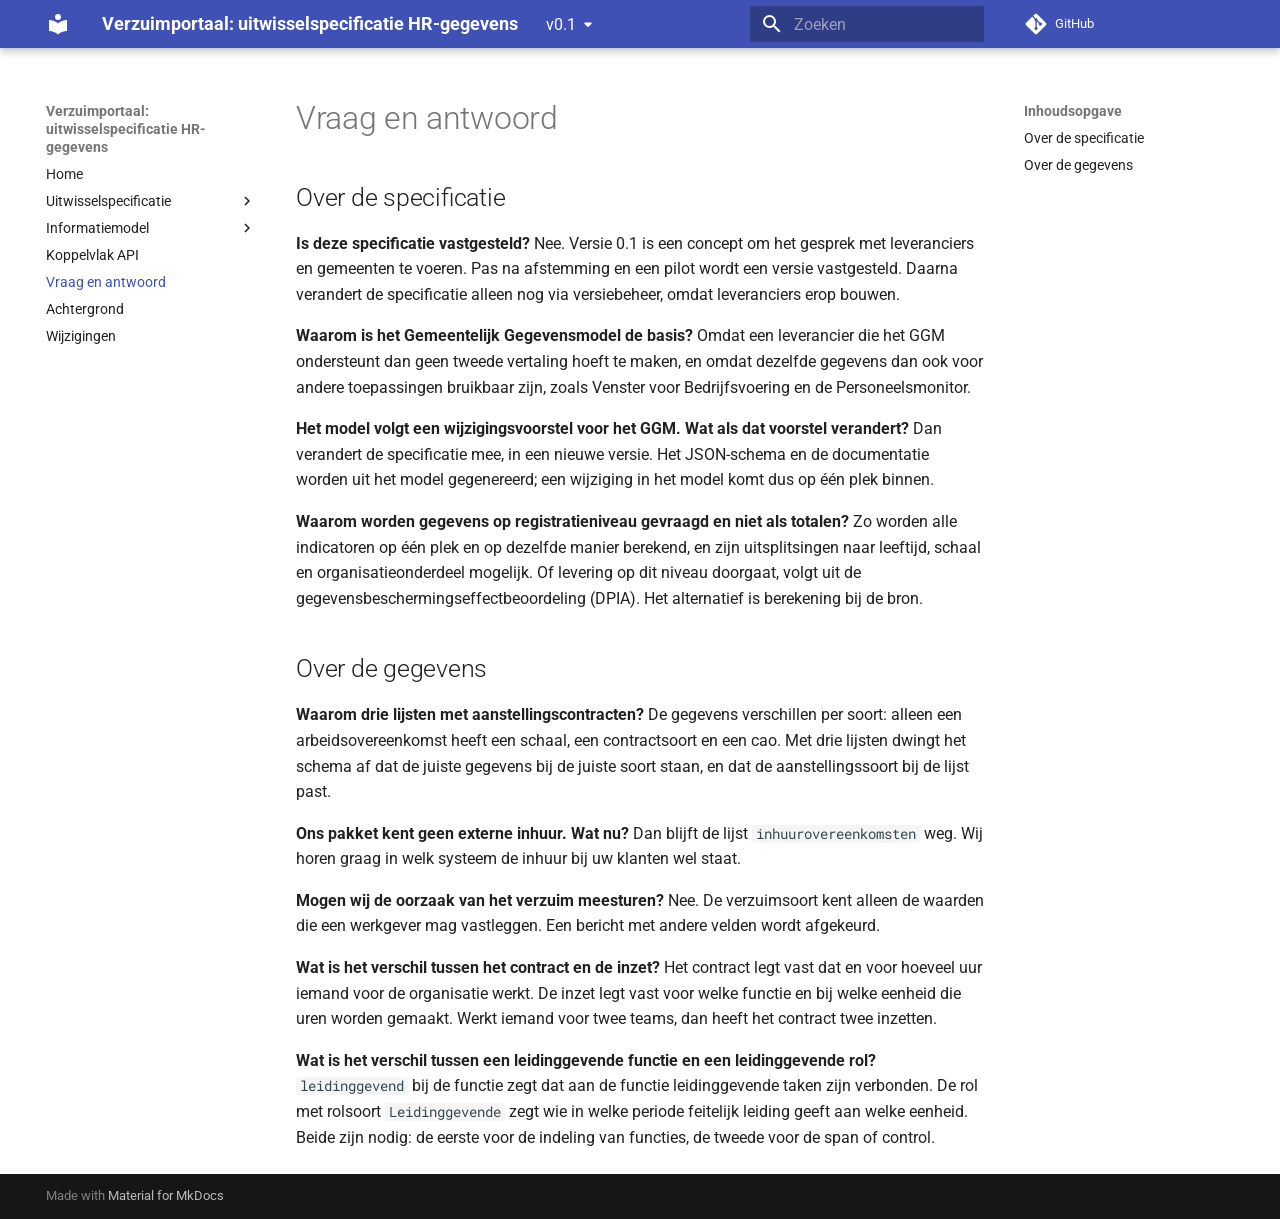
<file: v0.1/VraagEnAntwoord/index.html>
<!doctype html>
<html lang="nl" class="no-js">
  <head>
    
      <meta charset="utf-8">
      <meta name="viewport" content="width=device-width,initial-scale=1">
      
        <meta name="description" content="De uitwisselspecificatie voor HR- en verzuimgegevens van gemeenten voor het Verzuimportaal">
      
      
        <meta name="author" content="Arjen Brienen">
      
      
        <link rel="canonical" href="https://brienen.github.io/verzuimdata/latest/VraagEnAntwoord/">
      
      
        <link rel="prev" href="../api/">
      
      
        <link rel="next" href="../Achtergrond/">
      
      
      <link rel="icon" href="../assets/images/favicon.png">
      <meta name="generator" content="mkdocs-1.6.1, mkdocs-material-9.6.14">
    
    
      
        <title>Vraag en antwoord - Verzuimportaal: uitwisselspecificatie HR-gegevens</title>
      
    
    
      <link rel="stylesheet" href="../assets/stylesheets/main.342714a4.min.css">
      
      


    
    
      
    
    
      
        
        
        <link rel="preconnect" href="https://fonts.gstatic.com" crossorigin>
        <link rel="stylesheet" href="https://fonts.googleapis.com/css?family=Roboto:300,300i,400,400i,700,700i%7CRoboto+Mono:400,400i,700,700i&display=fallback">
        <style>:root{--md-text-font:"Roboto";--md-code-font:"Roboto Mono"}</style>
      
    
    
      <link rel="stylesheet" href="../stylesheets/extra.css">
    
    <script>__md_scope=new URL("..",location),__md_hash=e=>[...e].reduce(((e,_)=>(e<<5)-e+_.charCodeAt(0)),0),__md_get=(e,_=localStorage,t=__md_scope)=>JSON.parse(_.getItem(t.pathname+"."+e)),__md_set=(e,_,t=localStorage,a=__md_scope)=>{try{t.setItem(a.pathname+"."+e,JSON.stringify(_))}catch(e){}}</script>
    
      

    
    
    
  </head>
  
  
    <body dir="ltr">
  
    
    <input class="md-toggle" data-md-toggle="drawer" type="checkbox" id="__drawer" autocomplete="off">
    <input class="md-toggle" data-md-toggle="search" type="checkbox" id="__search" autocomplete="off">
    <label class="md-overlay" for="__drawer"></label>
    <div data-md-component="skip">
      
        
        <a href="#vraag-en-antwoord" class="md-skip">
          Ga naar inhoud
        </a>
      
    </div>
    <div data-md-component="announce">
      
    </div>
    
      <div data-md-color-scheme="default" data-md-component="outdated" hidden>
        
      </div>
    
    
      

  

<header class="md-header md-header--shadow" data-md-component="header">
  <nav class="md-header__inner md-grid" aria-label="Header">
    <a href=".." title="Verzuimportaal: uitwisselspecificatie HR-gegevens" class="md-header__button md-logo" aria-label="Verzuimportaal: uitwisselspecificatie HR-gegevens" data-md-component="logo">
      
  
  <svg xmlns="http://www.w3.org/2000/svg" viewBox="0 0 24 24"><path d="M12 8a3 3 0 0 0 3-3 3 3 0 0 0-3-3 3 3 0 0 0-3 3 3 3 0 0 0 3 3m0 3.54C9.64 9.35 6.5 8 3 8v11c3.5 0 6.64 1.35 9 3.54 2.36-2.19 5.5-3.54 9-3.54V8c-3.5 0-6.64 1.35-9 3.54"/></svg>

    </a>
    <label class="md-header__button md-icon" for="__drawer">
      
      <svg xmlns="http://www.w3.org/2000/svg" viewBox="0 0 24 24"><path d="M3 6h18v2H3zm0 5h18v2H3zm0 5h18v2H3z"/></svg>
    </label>
    <div class="md-header__title" data-md-component="header-title">
      <div class="md-header__ellipsis">
        <div class="md-header__topic">
          <span class="md-ellipsis">
            Verzuimportaal: uitwisselspecificatie HR-gegevens
          </span>
        </div>
        <div class="md-header__topic" data-md-component="header-topic">
          <span class="md-ellipsis">
            
              Vraag en antwoord
            
          </span>
        </div>
      </div>
    </div>
    
    
      <script>var palette=__md_get("__palette");if(palette&&palette.color){if("(prefers-color-scheme)"===palette.color.media){var media=matchMedia("(prefers-color-scheme: light)"),input=document.querySelector(media.matches?"[data-md-color-media='(prefers-color-scheme: light)']":"[data-md-color-media='(prefers-color-scheme: dark)']");palette.color.media=input.getAttribute("data-md-color-media"),palette.color.scheme=input.getAttribute("data-md-color-scheme"),palette.color.primary=input.getAttribute("data-md-color-primary"),palette.color.accent=input.getAttribute("data-md-color-accent")}for(var[key,value]of Object.entries(palette.color))document.body.setAttribute("data-md-color-"+key,value)}</script>
    
    
    
      
      
        <label class="md-header__button md-icon" for="__search">
          
          <svg xmlns="http://www.w3.org/2000/svg" viewBox="0 0 24 24"><path d="M9.5 3A6.5 6.5 0 0 1 16 9.5c0 1.61-.59 3.09-1.56 4.23l.27.27h.79l5 5-1.5 1.5-5-5v-.79l-.27-.27A6.52 6.52 0 0 1 9.5 16 6.5 6.5 0 0 1 3 9.5 6.5 6.5 0 0 1 9.5 3m0 2C7 5 5 7 5 9.5S7 14 9.5 14 14 12 14 9.5 12 5 9.5 5"/></svg>
        </label>
        <div class="md-search" data-md-component="search" role="dialog">
  <label class="md-search__overlay" for="__search"></label>
  <div class="md-search__inner" role="search">
    <form class="md-search__form" name="search">
      <input type="text" class="md-search__input" name="query" aria-label="Zoeken" placeholder="Zoeken" autocapitalize="off" autocorrect="off" autocomplete="off" spellcheck="false" data-md-component="search-query" required>
      <label class="md-search__icon md-icon" for="__search">
        
        <svg xmlns="http://www.w3.org/2000/svg" viewBox="0 0 24 24"><path d="M9.5 3A6.5 6.5 0 0 1 16 9.5c0 1.61-.59 3.09-1.56 4.23l.27.27h.79l5 5-1.5 1.5-5-5v-.79l-.27-.27A6.52 6.52 0 0 1 9.5 16 6.5 6.5 0 0 1 3 9.5 6.5 6.5 0 0 1 9.5 3m0 2C7 5 5 7 5 9.5S7 14 9.5 14 14 12 14 9.5 12 5 9.5 5"/></svg>
        
        <svg xmlns="http://www.w3.org/2000/svg" viewBox="0 0 24 24"><path d="M20 11v2H8l5.5 5.5-1.42 1.42L4.16 12l7.92-7.92L13.5 5.5 8 11z"/></svg>
      </label>
      <nav class="md-search__options" aria-label="Zoeken">
        
        <button type="reset" class="md-search__icon md-icon" title="Leegmaken" aria-label="Leegmaken" tabindex="-1">
          
          <svg xmlns="http://www.w3.org/2000/svg" viewBox="0 0 24 24"><path d="M19 6.41 17.59 5 12 10.59 6.41 5 5 6.41 10.59 12 5 17.59 6.41 19 12 13.41 17.59 19 19 17.59 13.41 12z"/></svg>
        </button>
      </nav>
      
    </form>
    <div class="md-search__output">
      <div class="md-search__scrollwrap" tabindex="0" data-md-scrollfix>
        <div class="md-search-result" data-md-component="search-result">
          <div class="md-search-result__meta">
            Zoeken initialiseren
          </div>
          <ol class="md-search-result__list" role="presentation"></ol>
        </div>
      </div>
    </div>
  </div>
</div>
      
    
    
      <div class="md-header__source">
        <a href="https://github.com/brienen/verzuimdata" title="Ga naar repository" class="md-source" data-md-component="source">
  <div class="md-source__icon md-icon">
    
    <svg xmlns="http://www.w3.org/2000/svg" viewBox="0 0 448 512"><!--! Font Awesome Free 6.7.2 by @fontawesome - https://fontawesome.com License - https://fontawesome.com/license/free (Icons: CC BY 4.0, Fonts: SIL OFL 1.1, Code: MIT License) Copyright 2024 Fonticons, Inc.--><path d="M439.55 236.05 244 40.45a28.87 28.87 0 0 0-40.81 0l-40.66 40.63 51.52 51.52c27.06-9.14 52.68 16.77 43.39 43.68l49.66 49.66c34.23-11.8 61.18 31 35.47 56.69-26.49 26.49-70.21-2.87-56-37.34L240.22 199v121.85c25.3 12.54 22.26 41.85 9.08 55a34.34 34.34 0 0 1-48.55 0c-17.57-17.6-11.07-46.91 11.25-56v-123c-20.8-8.51-24.6-30.74-18.64-45L142.57 101 8.45 235.14a28.86 28.86 0 0 0 0 40.81l195.61 195.6a28.86 28.86 0 0 0 40.8 0l194.69-194.69a28.86 28.86 0 0 0 0-40.81"/></svg>
  </div>
  <div class="md-source__repository">
    GitHub
  </div>
</a>
      </div>
    
  </nav>
  
</header>
    
    <div class="md-container" data-md-component="container">
      
      
        
          
        
      
      <main class="md-main" data-md-component="main">
        <div class="md-main__inner md-grid">
          
            
              
              <div class="md-sidebar md-sidebar--primary" data-md-component="sidebar" data-md-type="navigation" >
                <div class="md-sidebar__scrollwrap">
                  <div class="md-sidebar__inner">
                    



<nav class="md-nav md-nav--primary" aria-label="Navigatie" data-md-level="0">
  <label class="md-nav__title" for="__drawer">
    <a href=".." title="Verzuimportaal: uitwisselspecificatie HR-gegevens" class="md-nav__button md-logo" aria-label="Verzuimportaal: uitwisselspecificatie HR-gegevens" data-md-component="logo">
      
  
  <svg xmlns="http://www.w3.org/2000/svg" viewBox="0 0 24 24"><path d="M12 8a3 3 0 0 0 3-3 3 3 0 0 0-3-3 3 3 0 0 0-3 3 3 3 0 0 0 3 3m0 3.54C9.64 9.35 6.5 8 3 8v11c3.5 0 6.64 1.35 9 3.54 2.36-2.19 5.5-3.54 9-3.54V8c-3.5 0-6.64 1.35-9 3.54"/></svg>

    </a>
    Verzuimportaal: uitwisselspecificatie HR-gegevens
  </label>
  
    <div class="md-nav__source">
      <a href="https://github.com/brienen/verzuimdata" title="Ga naar repository" class="md-source" data-md-component="source">
  <div class="md-source__icon md-icon">
    
    <svg xmlns="http://www.w3.org/2000/svg" viewBox="0 0 448 512"><!--! Font Awesome Free 6.7.2 by @fontawesome - https://fontawesome.com License - https://fontawesome.com/license/free (Icons: CC BY 4.0, Fonts: SIL OFL 1.1, Code: MIT License) Copyright 2024 Fonticons, Inc.--><path d="M439.55 236.05 244 40.45a28.87 28.87 0 0 0-40.81 0l-40.66 40.63 51.52 51.52c27.06-9.14 52.68 16.77 43.39 43.68l49.66 49.66c34.23-11.8 61.18 31 35.47 56.69-26.49 26.49-70.21-2.87-56-37.34L240.22 199v121.85c25.3 12.54 22.26 41.85 9.08 55a34.34 34.34 0 0 1-48.55 0c-17.57-17.6-11.07-46.91 11.25-56v-123c-20.8-8.51-24.6-30.74-18.64-45L142.57 101 8.45 235.14a28.86 28.86 0 0 0 0 40.81l195.61 195.6a28.86 28.86 0 0 0 40.8 0l194.69-194.69a28.86 28.86 0 0 0 0-40.81"/></svg>
  </div>
  <div class="md-source__repository">
    GitHub
  </div>
</a>
    </div>
  
  <ul class="md-nav__list" data-md-scrollfix>
    
      
      
  
  
  
  
    <li class="md-nav__item">
      <a href=".." class="md-nav__link">
        
  
  
  <span class="md-ellipsis">
    Home
    
  </span>
  

      </a>
    </li>
  

    
      
      
  
  
  
  
    
    
    
    
    
    <li class="md-nav__item md-nav__item--nested">
      
        
        
        <input class="md-nav__toggle md-toggle " type="checkbox" id="__nav_2" >
        
          
          <label class="md-nav__link" for="__nav_2" id="__nav_2_label" tabindex="0">
            
  
  
  <span class="md-ellipsis">
    Uitwisselspecificatie
    
  </span>
  

            <span class="md-nav__icon md-icon"></span>
          </label>
        
        <nav class="md-nav" data-md-level="1" aria-labelledby="__nav_2_label" aria-expanded="false">
          <label class="md-nav__title" for="__nav_2">
            <span class="md-nav__icon md-icon"></span>
            Uitwisselspecificatie
          </label>
          <ul class="md-nav__list" data-md-scrollfix>
            
              
                
  
  
  
  
    <li class="md-nav__item">
      <a href="../uitwisselspecificatie/" class="md-nav__link">
        
  
  
  <span class="md-ellipsis">
    JSON-schema en voorbeelden
    
  </span>
  

      </a>
    </li>
  

              
            
              
                
  
  
  
  
    <li class="md-nav__item">
      <a href="../aanlevering/" class="md-nav__link">
        
  
  
  <span class="md-ellipsis">
    Selectie en aanlevering
    
  </span>
  

      </a>
    </li>
  

              
            
          </ul>
        </nav>
      
    </li>
  

    
      
      
  
  
  
  
    
    
    
    
    
    <li class="md-nav__item md-nav__item--nested">
      
        
        
        <input class="md-nav__toggle md-toggle " type="checkbox" id="__nav_3" >
        
          
          <label class="md-nav__link" for="__nav_3" id="__nav_3_label" tabindex="0">
            
  
  
  <span class="md-ellipsis">
    Informatiemodel
    
  </span>
  

            <span class="md-nav__icon md-icon"></span>
          </label>
        
        <nav class="md-nav" data-md-level="1" aria-labelledby="__nav_3_label" aria-expanded="false">
          <label class="md-nav__title" for="__nav_3">
            <span class="md-nav__icon md-icon"></span>
            Informatiemodel
          </label>
          <ul class="md-nav__list" data-md-scrollfix>
            
              
                
  
  
  
  
    <li class="md-nav__item">
      <a href="../Hoofdlijnen_Model%20HR/" class="md-nav__link">
        
  
  
  <span class="md-ellipsis">
    Hoofdlijnen
    
  </span>
  

      </a>
    </li>
  

              
            
              
                
  
  
  
  
    <li class="md-nav__item">
      <a href="../definities/Detail_Model%20HR/" class="md-nav__link">
        
  
  
  <span class="md-ellipsis">
    Detailspecificatie
    
  </span>
  

      </a>
    </li>
  

              
            
          </ul>
        </nav>
      
    </li>
  

    
      
      
  
  
  
  
    <li class="md-nav__item">
      <a href="../api/" class="md-nav__link">
        
  
  
  <span class="md-ellipsis">
    Koppelvlak API
    
  </span>
  

      </a>
    </li>
  

    
      
      
  
  
    
  
  
  
    <li class="md-nav__item md-nav__item--active">
      
      <input class="md-nav__toggle md-toggle" type="checkbox" id="__toc">
      
      
        
      
      
        <label class="md-nav__link md-nav__link--active" for="__toc">
          
  
  
  <span class="md-ellipsis">
    Vraag en antwoord
    
  </span>
  

          <span class="md-nav__icon md-icon"></span>
        </label>
      
      <a href="./" class="md-nav__link md-nav__link--active">
        
  
  
  <span class="md-ellipsis">
    Vraag en antwoord
    
  </span>
  

      </a>
      
        

<nav class="md-nav md-nav--secondary" aria-label="Inhoudsopgave">
  
  
  
    
  
  
    <label class="md-nav__title" for="__toc">
      <span class="md-nav__icon md-icon"></span>
      Inhoudsopgave
    </label>
    <ul class="md-nav__list" data-md-component="toc" data-md-scrollfix>
      
        <li class="md-nav__item">
  <a href="#over-de-specificatie" class="md-nav__link">
    <span class="md-ellipsis">
      Over de specificatie
    </span>
  </a>
  
</li>
      
        <li class="md-nav__item">
  <a href="#over-de-gegevens" class="md-nav__link">
    <span class="md-ellipsis">
      Over de gegevens
    </span>
  </a>
  
</li>
      
    </ul>
  
</nav>
      
    </li>
  

    
      
      
  
  
  
  
    <li class="md-nav__item">
      <a href="../Achtergrond/" class="md-nav__link">
        
  
  
  <span class="md-ellipsis">
    Achtergrond
    
  </span>
  

      </a>
    </li>
  

    
      
      
  
  
  
  
    <li class="md-nav__item">
      <a href="../wijzigingen/" class="md-nav__link">
        
  
  
  <span class="md-ellipsis">
    Wijzigingen
    
  </span>
  

      </a>
    </li>
  

    
  </ul>
</nav>
                  </div>
                </div>
              </div>
            
            
              
              <div class="md-sidebar md-sidebar--secondary" data-md-component="sidebar" data-md-type="toc" >
                <div class="md-sidebar__scrollwrap">
                  <div class="md-sidebar__inner">
                    

<nav class="md-nav md-nav--secondary" aria-label="Inhoudsopgave">
  
  
  
    
  
  
    <label class="md-nav__title" for="__toc">
      <span class="md-nav__icon md-icon"></span>
      Inhoudsopgave
    </label>
    <ul class="md-nav__list" data-md-component="toc" data-md-scrollfix>
      
        <li class="md-nav__item">
  <a href="#over-de-specificatie" class="md-nav__link">
    <span class="md-ellipsis">
      Over de specificatie
    </span>
  </a>
  
</li>
      
        <li class="md-nav__item">
  <a href="#over-de-gegevens" class="md-nav__link">
    <span class="md-ellipsis">
      Over de gegevens
    </span>
  </a>
  
</li>
      
    </ul>
  
</nav>
                  </div>
                </div>
              </div>
            
          
          
            <div class="md-content" data-md-component="content">
              <article class="md-content__inner md-typeset">
                
                  


  
  


<h1 id="vraag-en-antwoord">Vraag en antwoord<a class="headerlink" href="#vraag-en-antwoord" title="Permanent link">&para;</a></h1>
<h2 id="over-de-specificatie">Over de specificatie<a class="headerlink" href="#over-de-specificatie" title="Permanent link">&para;</a></h2>
<p><strong>Is deze specificatie vastgesteld?</strong>
Nee. Versie 0.1 is een concept om het gesprek met leveranciers en gemeenten te voeren. Pas na afstemming en een pilot wordt een versie vastgesteld. Daarna verandert de specificatie alleen nog via versiebeheer, omdat leveranciers erop bouwen.</p>
<p><strong>Waarom is het Gemeentelijk Gegevensmodel de basis?</strong>
Omdat een leverancier die het GGM ondersteunt dan geen tweede vertaling hoeft te maken, en omdat dezelfde gegevens dan ook voor andere toepassingen bruikbaar zijn, zoals Venster voor Bedrijfsvoering en de Personeelsmonitor.</p>
<p><strong>Het model volgt een wijzigingsvoorstel voor het GGM. Wat als dat voorstel verandert?</strong>
Dan verandert de specificatie mee, in een nieuwe versie. Het JSON-schema en de documentatie worden uit het model gegenereerd; een wijziging in het model komt dus op één plek binnen.</p>
<p><strong>Waarom worden gegevens op registratieniveau gevraagd en niet als totalen?</strong>
Zo worden alle indicatoren op één plek en op dezelfde manier berekend, en zijn uitsplitsingen naar leeftijd, schaal en organisatieonderdeel mogelijk. Of levering op dit niveau doorgaat, volgt uit de gegevensbeschermingseffectbeoordeling (DPIA). Het alternatief is berekening bij de bron.</p>
<h2 id="over-de-gegevens">Over de gegevens<a class="headerlink" href="#over-de-gegevens" title="Permanent link">&para;</a></h2>
<p><strong>Waarom drie lijsten met aanstellingscontracten?</strong>
De gegevens verschillen per soort: alleen een arbeidsovereenkomst heeft een schaal, een contractsoort en een cao. Met drie lijsten dwingt het schema af dat de juiste gegevens bij de juiste soort staan, en dat de aanstellingssoort bij de lijst past.</p>
<p><strong>Ons pakket kent geen externe inhuur. Wat nu?</strong>
Dan blijft de lijst <code>inhuurovereenkomsten</code> weg. Wij horen graag in welk systeem de inhuur bij uw klanten wel staat.</p>
<p><strong>Mogen wij de oorzaak van het verzuim meesturen?</strong>
Nee. De verzuimsoort kent alleen de waarden die een werkgever mag vastleggen. Een bericht met andere velden wordt afgekeurd.</p>
<p><strong>Wat is het verschil tussen het contract en de inzet?</strong>
Het contract legt vast dat en voor hoeveel uur iemand voor de organisatie werkt. De inzet legt vast voor welke functie en bij welke eenheid die uren worden gemaakt. Werkt iemand voor twee teams, dan heeft het contract twee inzetten.</p>
<p><strong>Wat is het verschil tussen een leidinggevende functie en een leidinggevende rol?</strong>
<code>leidinggevend</code> bij de functie zegt dat aan de functie leidinggevende taken zijn verbonden. De rol met rolsoort <code>Leidinggevende</code> zegt wie in welke periode feitelijk leiding geeft aan welke eenheid. Beide zijn nodig: de eerste voor de indeling van functies, de tweede voor de span of control.</p>












                
              </article>
            </div>
          
          
<script>var target=document.getElementById(location.hash.slice(1));target&&target.name&&(target.checked=target.name.startsWith("__tabbed_"))</script>
        </div>
        
          <button type="button" class="md-top md-icon" data-md-component="top" hidden>
  
  <svg xmlns="http://www.w3.org/2000/svg" viewBox="0 0 24 24"><path d="M13 20h-2V8l-5.5 5.5-1.42-1.42L12 4.16l7.92 7.92-1.42 1.42L13 8z"/></svg>
  Terug naar boven
</button>
        
      </main>
      
        <footer class="md-footer">
  
  <div class="md-footer-meta md-typeset">
    <div class="md-footer-meta__inner md-grid">
      <div class="md-copyright">
  
  
    Made with
    <a href="https://squidfunk.github.io/mkdocs-material/" target="_blank" rel="noopener">
      Material for MkDocs
    </a>
  
</div>
      
    </div>
  </div>
</footer>
      
    </div>
    <div class="md-dialog" data-md-component="dialog">
      <div class="md-dialog__inner md-typeset"></div>
    </div>
    
    
    
      
      <script id="__config" type="application/json">{"base": "..", "features": ["content.code.copy", "navigation.top", "toc.follow"], "search": "../assets/javascripts/workers/search.d50fe291.min.js", "tags": null, "translations": {"clipboard.copied": "Gekopieerd naar klembord", "clipboard.copy": "Kopi\u00ebren naar klembord", "search.result.more.one": "1 extra overeenkomst op deze pagina", "search.result.more.other": "# extra overeenkomsten op deze pagina", "search.result.none": "Geen overeenkomende documenten", "search.result.one": "1 overeenkomende document", "search.result.other": "# overeenkomende documenten", "search.result.placeholder": "Typ om te beginnen met zoeken", "search.result.term.missing": "Ontbreekt", "select.version": "Selecteer versie"}, "version": {"provider": "mike"}}</script>
    
    
      <script src="../assets/javascripts/bundle.13a4f30d.min.js"></script>
      
    
  </body>
</html>
</file>
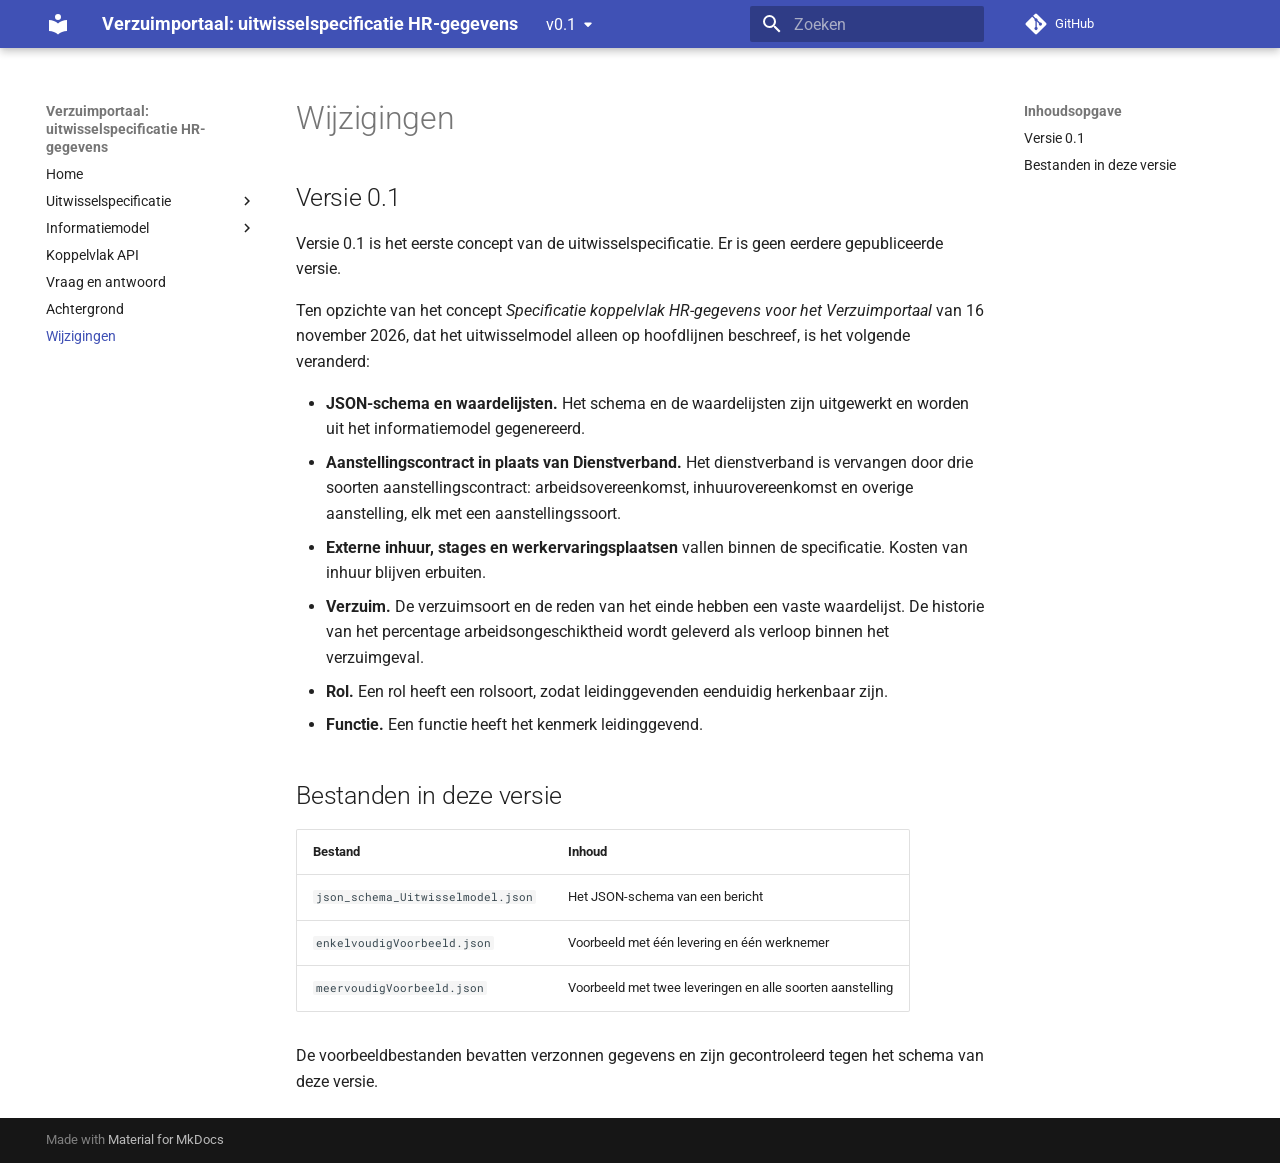
<file: v0.1/wijzigingen/index.html>
<!doctype html>
<html lang="nl" class="no-js">
  <head>
    
      <meta charset="utf-8">
      <meta name="viewport" content="width=device-width,initial-scale=1">
      
        <meta name="description" content="De uitwisselspecificatie voor HR- en verzuimgegevens van gemeenten voor het Verzuimportaal">
      
      
        <meta name="author" content="Arjen Brienen">
      
      
        <link rel="canonical" href="https://brienen.github.io/verzuimdata/latest/wijzigingen/">
      
      
        <link rel="prev" href="../Achtergrond/">
      
      
      
      <link rel="icon" href="../assets/images/favicon.png">
      <meta name="generator" content="mkdocs-1.6.1, mkdocs-material-9.6.14">
    
    
      
        <title>Wijzigingen - Verzuimportaal: uitwisselspecificatie HR-gegevens</title>
      
    
    
      <link rel="stylesheet" href="../assets/stylesheets/main.342714a4.min.css">
      
      


    
    
      
    
    
      
        
        
        <link rel="preconnect" href="https://fonts.gstatic.com" crossorigin>
        <link rel="stylesheet" href="https://fonts.googleapis.com/css?family=Roboto:300,300i,400,400i,700,700i%7CRoboto+Mono:400,400i,700,700i&display=fallback">
        <style>:root{--md-text-font:"Roboto";--md-code-font:"Roboto Mono"}</style>
      
    
    
      <link rel="stylesheet" href="../stylesheets/extra.css">
    
    <script>__md_scope=new URL("..",location),__md_hash=e=>[...e].reduce(((e,_)=>(e<<5)-e+_.charCodeAt(0)),0),__md_get=(e,_=localStorage,t=__md_scope)=>JSON.parse(_.getItem(t.pathname+"."+e)),__md_set=(e,_,t=localStorage,a=__md_scope)=>{try{t.setItem(a.pathname+"."+e,JSON.stringify(_))}catch(e){}}</script>
    
      

    
    
    
  </head>
  
  
    <body dir="ltr">
  
    
    <input class="md-toggle" data-md-toggle="drawer" type="checkbox" id="__drawer" autocomplete="off">
    <input class="md-toggle" data-md-toggle="search" type="checkbox" id="__search" autocomplete="off">
    <label class="md-overlay" for="__drawer"></label>
    <div data-md-component="skip">
      
        
        <a href="#wijzigingen" class="md-skip">
          Ga naar inhoud
        </a>
      
    </div>
    <div data-md-component="announce">
      
    </div>
    
      <div data-md-color-scheme="default" data-md-component="outdated" hidden>
        
      </div>
    
    
      

  

<header class="md-header md-header--shadow" data-md-component="header">
  <nav class="md-header__inner md-grid" aria-label="Header">
    <a href=".." title="Verzuimportaal: uitwisselspecificatie HR-gegevens" class="md-header__button md-logo" aria-label="Verzuimportaal: uitwisselspecificatie HR-gegevens" data-md-component="logo">
      
  
  <svg xmlns="http://www.w3.org/2000/svg" viewBox="0 0 24 24"><path d="M12 8a3 3 0 0 0 3-3 3 3 0 0 0-3-3 3 3 0 0 0-3 3 3 3 0 0 0 3 3m0 3.54C9.64 9.35 6.5 8 3 8v11c3.5 0 6.64 1.35 9 3.54 2.36-2.19 5.5-3.54 9-3.54V8c-3.5 0-6.64 1.35-9 3.54"/></svg>

    </a>
    <label class="md-header__button md-icon" for="__drawer">
      
      <svg xmlns="http://www.w3.org/2000/svg" viewBox="0 0 24 24"><path d="M3 6h18v2H3zm0 5h18v2H3zm0 5h18v2H3z"/></svg>
    </label>
    <div class="md-header__title" data-md-component="header-title">
      <div class="md-header__ellipsis">
        <div class="md-header__topic">
          <span class="md-ellipsis">
            Verzuimportaal: uitwisselspecificatie HR-gegevens
          </span>
        </div>
        <div class="md-header__topic" data-md-component="header-topic">
          <span class="md-ellipsis">
            
              Wijzigingen
            
          </span>
        </div>
      </div>
    </div>
    
    
      <script>var palette=__md_get("__palette");if(palette&&palette.color){if("(prefers-color-scheme)"===palette.color.media){var media=matchMedia("(prefers-color-scheme: light)"),input=document.querySelector(media.matches?"[data-md-color-media='(prefers-color-scheme: light)']":"[data-md-color-media='(prefers-color-scheme: dark)']");palette.color.media=input.getAttribute("data-md-color-media"),palette.color.scheme=input.getAttribute("data-md-color-scheme"),palette.color.primary=input.getAttribute("data-md-color-primary"),palette.color.accent=input.getAttribute("data-md-color-accent")}for(var[key,value]of Object.entries(palette.color))document.body.setAttribute("data-md-color-"+key,value)}</script>
    
    
    
      
      
        <label class="md-header__button md-icon" for="__search">
          
          <svg xmlns="http://www.w3.org/2000/svg" viewBox="0 0 24 24"><path d="M9.5 3A6.5 6.5 0 0 1 16 9.5c0 1.61-.59 3.09-1.56 4.23l.27.27h.79l5 5-1.5 1.5-5-5v-.79l-.27-.27A6.52 6.52 0 0 1 9.5 16 6.5 6.5 0 0 1 3 9.5 6.5 6.5 0 0 1 9.5 3m0 2C7 5 5 7 5 9.5S7 14 9.5 14 14 12 14 9.5 12 5 9.5 5"/></svg>
        </label>
        <div class="md-search" data-md-component="search" role="dialog">
  <label class="md-search__overlay" for="__search"></label>
  <div class="md-search__inner" role="search">
    <form class="md-search__form" name="search">
      <input type="text" class="md-search__input" name="query" aria-label="Zoeken" placeholder="Zoeken" autocapitalize="off" autocorrect="off" autocomplete="off" spellcheck="false" data-md-component="search-query" required>
      <label class="md-search__icon md-icon" for="__search">
        
        <svg xmlns="http://www.w3.org/2000/svg" viewBox="0 0 24 24"><path d="M9.5 3A6.5 6.5 0 0 1 16 9.5c0 1.61-.59 3.09-1.56 4.23l.27.27h.79l5 5-1.5 1.5-5-5v-.79l-.27-.27A6.52 6.52 0 0 1 9.5 16 6.5 6.5 0 0 1 3 9.5 6.5 6.5 0 0 1 9.5 3m0 2C7 5 5 7 5 9.5S7 14 9.5 14 14 12 14 9.5 12 5 9.5 5"/></svg>
        
        <svg xmlns="http://www.w3.org/2000/svg" viewBox="0 0 24 24"><path d="M20 11v2H8l5.5 5.5-1.42 1.42L4.16 12l7.92-7.92L13.5 5.5 8 11z"/></svg>
      </label>
      <nav class="md-search__options" aria-label="Zoeken">
        
        <button type="reset" class="md-search__icon md-icon" title="Leegmaken" aria-label="Leegmaken" tabindex="-1">
          
          <svg xmlns="http://www.w3.org/2000/svg" viewBox="0 0 24 24"><path d="M19 6.41 17.59 5 12 10.59 6.41 5 5 6.41 10.59 12 5 17.59 6.41 19 12 13.41 17.59 19 19 17.59 13.41 12z"/></svg>
        </button>
      </nav>
      
    </form>
    <div class="md-search__output">
      <div class="md-search__scrollwrap" tabindex="0" data-md-scrollfix>
        <div class="md-search-result" data-md-component="search-result">
          <div class="md-search-result__meta">
            Zoeken initialiseren
          </div>
          <ol class="md-search-result__list" role="presentation"></ol>
        </div>
      </div>
    </div>
  </div>
</div>
      
    
    
      <div class="md-header__source">
        <a href="https://github.com/brienen/verzuimdata" title="Ga naar repository" class="md-source" data-md-component="source">
  <div class="md-source__icon md-icon">
    
    <svg xmlns="http://www.w3.org/2000/svg" viewBox="0 0 448 512"><!--! Font Awesome Free 6.7.2 by @fontawesome - https://fontawesome.com License - https://fontawesome.com/license/free (Icons: CC BY 4.0, Fonts: SIL OFL 1.1, Code: MIT License) Copyright 2024 Fonticons, Inc.--><path d="M439.55 236.05 244 40.45a28.87 28.87 0 0 0-40.81 0l-40.66 40.63 51.52 51.52c27.06-9.14 52.68 16.77 43.39 43.68l49.66 49.66c34.23-11.8 61.18 31 35.47 56.69-26.49 26.49-70.21-2.87-56-37.34L240.22 199v121.85c25.3 12.54 22.26 41.85 9.08 55a34.34 34.34 0 0 1-48.55 0c-17.57-17.6-11.07-46.91 11.25-56v-123c-20.8-8.51-24.6-30.74-18.64-45L142.57 101 8.45 235.14a28.86 28.86 0 0 0 0 40.81l195.61 195.6a28.86 28.86 0 0 0 40.8 0l194.69-194.69a28.86 28.86 0 0 0 0-40.81"/></svg>
  </div>
  <div class="md-source__repository">
    GitHub
  </div>
</a>
      </div>
    
  </nav>
  
</header>
    
    <div class="md-container" data-md-component="container">
      
      
        
          
        
      
      <main class="md-main" data-md-component="main">
        <div class="md-main__inner md-grid">
          
            
              
              <div class="md-sidebar md-sidebar--primary" data-md-component="sidebar" data-md-type="navigation" >
                <div class="md-sidebar__scrollwrap">
                  <div class="md-sidebar__inner">
                    



<nav class="md-nav md-nav--primary" aria-label="Navigatie" data-md-level="0">
  <label class="md-nav__title" for="__drawer">
    <a href=".." title="Verzuimportaal: uitwisselspecificatie HR-gegevens" class="md-nav__button md-logo" aria-label="Verzuimportaal: uitwisselspecificatie HR-gegevens" data-md-component="logo">
      
  
  <svg xmlns="http://www.w3.org/2000/svg" viewBox="0 0 24 24"><path d="M12 8a3 3 0 0 0 3-3 3 3 0 0 0-3-3 3 3 0 0 0-3 3 3 3 0 0 0 3 3m0 3.54C9.64 9.35 6.5 8 3 8v11c3.5 0 6.64 1.35 9 3.54 2.36-2.19 5.5-3.54 9-3.54V8c-3.5 0-6.64 1.35-9 3.54"/></svg>

    </a>
    Verzuimportaal: uitwisselspecificatie HR-gegevens
  </label>
  
    <div class="md-nav__source">
      <a href="https://github.com/brienen/verzuimdata" title="Ga naar repository" class="md-source" data-md-component="source">
  <div class="md-source__icon md-icon">
    
    <svg xmlns="http://www.w3.org/2000/svg" viewBox="0 0 448 512"><!--! Font Awesome Free 6.7.2 by @fontawesome - https://fontawesome.com License - https://fontawesome.com/license/free (Icons: CC BY 4.0, Fonts: SIL OFL 1.1, Code: MIT License) Copyright 2024 Fonticons, Inc.--><path d="M439.55 236.05 244 40.45a28.87 28.87 0 0 0-40.81 0l-40.66 40.63 51.52 51.52c27.06-9.14 52.68 16.77 43.39 43.68l49.66 49.66c34.23-11.8 61.18 31 35.47 56.69-26.49 26.49-70.21-2.87-56-37.34L240.22 199v121.85c25.3 12.54 22.26 41.85 9.08 55a34.34 34.34 0 0 1-48.55 0c-17.57-17.6-11.07-46.91 11.25-56v-123c-20.8-8.51-24.6-30.74-18.64-45L142.57 101 8.45 235.14a28.86 28.86 0 0 0 0 40.81l195.61 195.6a28.86 28.86 0 0 0 40.8 0l194.69-194.69a28.86 28.86 0 0 0 0-40.81"/></svg>
  </div>
  <div class="md-source__repository">
    GitHub
  </div>
</a>
    </div>
  
  <ul class="md-nav__list" data-md-scrollfix>
    
      
      
  
  
  
  
    <li class="md-nav__item">
      <a href=".." class="md-nav__link">
        
  
  
  <span class="md-ellipsis">
    Home
    
  </span>
  

      </a>
    </li>
  

    
      
      
  
  
  
  
    
    
    
    
    
    <li class="md-nav__item md-nav__item--nested">
      
        
        
        <input class="md-nav__toggle md-toggle " type="checkbox" id="__nav_2" >
        
          
          <label class="md-nav__link" for="__nav_2" id="__nav_2_label" tabindex="0">
            
  
  
  <span class="md-ellipsis">
    Uitwisselspecificatie
    
  </span>
  

            <span class="md-nav__icon md-icon"></span>
          </label>
        
        <nav class="md-nav" data-md-level="1" aria-labelledby="__nav_2_label" aria-expanded="false">
          <label class="md-nav__title" for="__nav_2">
            <span class="md-nav__icon md-icon"></span>
            Uitwisselspecificatie
          </label>
          <ul class="md-nav__list" data-md-scrollfix>
            
              
                
  
  
  
  
    <li class="md-nav__item">
      <a href="../uitwisselspecificatie/" class="md-nav__link">
        
  
  
  <span class="md-ellipsis">
    JSON-schema en voorbeelden
    
  </span>
  

      </a>
    </li>
  

              
            
              
                
  
  
  
  
    <li class="md-nav__item">
      <a href="../aanlevering/" class="md-nav__link">
        
  
  
  <span class="md-ellipsis">
    Selectie en aanlevering
    
  </span>
  

      </a>
    </li>
  

              
            
          </ul>
        </nav>
      
    </li>
  

    
      
      
  
  
  
  
    
    
    
    
    
    <li class="md-nav__item md-nav__item--nested">
      
        
        
        <input class="md-nav__toggle md-toggle " type="checkbox" id="__nav_3" >
        
          
          <label class="md-nav__link" for="__nav_3" id="__nav_3_label" tabindex="0">
            
  
  
  <span class="md-ellipsis">
    Informatiemodel
    
  </span>
  

            <span class="md-nav__icon md-icon"></span>
          </label>
        
        <nav class="md-nav" data-md-level="1" aria-labelledby="__nav_3_label" aria-expanded="false">
          <label class="md-nav__title" for="__nav_3">
            <span class="md-nav__icon md-icon"></span>
            Informatiemodel
          </label>
          <ul class="md-nav__list" data-md-scrollfix>
            
              
                
  
  
  
  
    <li class="md-nav__item">
      <a href="../Hoofdlijnen_Model%20HR/" class="md-nav__link">
        
  
  
  <span class="md-ellipsis">
    Hoofdlijnen
    
  </span>
  

      </a>
    </li>
  

              
            
              
                
  
  
  
  
    <li class="md-nav__item">
      <a href="../definities/Detail_Model%20HR/" class="md-nav__link">
        
  
  
  <span class="md-ellipsis">
    Detailspecificatie
    
  </span>
  

      </a>
    </li>
  

              
            
          </ul>
        </nav>
      
    </li>
  

    
      
      
  
  
  
  
    <li class="md-nav__item">
      <a href="../api/" class="md-nav__link">
        
  
  
  <span class="md-ellipsis">
    Koppelvlak API
    
  </span>
  

      </a>
    </li>
  

    
      
      
  
  
  
  
    <li class="md-nav__item">
      <a href="../VraagEnAntwoord/" class="md-nav__link">
        
  
  
  <span class="md-ellipsis">
    Vraag en antwoord
    
  </span>
  

      </a>
    </li>
  

    
      
      
  
  
  
  
    <li class="md-nav__item">
      <a href="../Achtergrond/" class="md-nav__link">
        
  
  
  <span class="md-ellipsis">
    Achtergrond
    
  </span>
  

      </a>
    </li>
  

    
      
      
  
  
    
  
  
  
    <li class="md-nav__item md-nav__item--active">
      
      <input class="md-nav__toggle md-toggle" type="checkbox" id="__toc">
      
      
        
      
      
        <label class="md-nav__link md-nav__link--active" for="__toc">
          
  
  
  <span class="md-ellipsis">
    Wijzigingen
    
  </span>
  

          <span class="md-nav__icon md-icon"></span>
        </label>
      
      <a href="./" class="md-nav__link md-nav__link--active">
        
  
  
  <span class="md-ellipsis">
    Wijzigingen
    
  </span>
  

      </a>
      
        

<nav class="md-nav md-nav--secondary" aria-label="Inhoudsopgave">
  
  
  
    
  
  
    <label class="md-nav__title" for="__toc">
      <span class="md-nav__icon md-icon"></span>
      Inhoudsopgave
    </label>
    <ul class="md-nav__list" data-md-component="toc" data-md-scrollfix>
      
        <li class="md-nav__item">
  <a href="#versie-01" class="md-nav__link">
    <span class="md-ellipsis">
      Versie 0.1
    </span>
  </a>
  
</li>
      
        <li class="md-nav__item">
  <a href="#bestanden-in-deze-versie" class="md-nav__link">
    <span class="md-ellipsis">
      Bestanden in deze versie
    </span>
  </a>
  
</li>
      
    </ul>
  
</nav>
      
    </li>
  

    
  </ul>
</nav>
                  </div>
                </div>
              </div>
            
            
              
              <div class="md-sidebar md-sidebar--secondary" data-md-component="sidebar" data-md-type="toc" >
                <div class="md-sidebar__scrollwrap">
                  <div class="md-sidebar__inner">
                    

<nav class="md-nav md-nav--secondary" aria-label="Inhoudsopgave">
  
  
  
    
  
  
    <label class="md-nav__title" for="__toc">
      <span class="md-nav__icon md-icon"></span>
      Inhoudsopgave
    </label>
    <ul class="md-nav__list" data-md-component="toc" data-md-scrollfix>
      
        <li class="md-nav__item">
  <a href="#versie-01" class="md-nav__link">
    <span class="md-ellipsis">
      Versie 0.1
    </span>
  </a>
  
</li>
      
        <li class="md-nav__item">
  <a href="#bestanden-in-deze-versie" class="md-nav__link">
    <span class="md-ellipsis">
      Bestanden in deze versie
    </span>
  </a>
  
</li>
      
    </ul>
  
</nav>
                  </div>
                </div>
              </div>
            
          
          
            <div class="md-content" data-md-component="content">
              <article class="md-content__inner md-typeset">
                
                  


  
  


<h1 id="wijzigingen">Wijzigingen<a class="headerlink" href="#wijzigingen" title="Permanent link">&para;</a></h1>
<h2 id="versie-01">Versie 0.1<a class="headerlink" href="#versie-01" title="Permanent link">&para;</a></h2>
<p>Versie 0.1 is het eerste concept van de uitwisselspecificatie. Er is geen eerdere gepubliceerde versie.</p>
<p>Ten opzichte van het concept <em>Specificatie koppelvlak HR-gegevens voor het Verzuimportaal</em> van 16 november 2026, dat het uitwisselmodel alleen op hoofdlijnen beschreef, is het volgende veranderd:</p>
<ul>
<li><strong>JSON-schema en waardelijsten.</strong> Het schema en de waardelijsten zijn uitgewerkt en worden uit het informatiemodel gegenereerd.</li>
<li><strong>Aanstellingscontract in plaats van Dienstverband.</strong> Het dienstverband is vervangen door drie soorten aanstellingscontract: arbeidsovereenkomst, inhuurovereenkomst en overige aanstelling, elk met een aanstellingssoort.</li>
<li><strong>Externe inhuur, stages en werkervaringsplaatsen</strong> vallen binnen de specificatie. Kosten van inhuur blijven erbuiten.</li>
<li><strong>Verzuim.</strong> De verzuimsoort en de reden van het einde hebben een vaste waardelijst. De historie van het percentage arbeidsongeschiktheid wordt geleverd als verloop binnen het verzuimgeval.</li>
<li><strong>Rol.</strong> Een rol heeft een rolsoort, zodat leidinggevenden eenduidig herkenbaar zijn.</li>
<li><strong>Functie.</strong> Een functie heeft het kenmerk leidinggevend.</li>
</ul>
<h2 id="bestanden-in-deze-versie">Bestanden in deze versie<a class="headerlink" href="#bestanden-in-deze-versie" title="Permanent link">&para;</a></h2>
<table>
<thead>
<tr>
<th style="text-align: left;">Bestand</th>
<th style="text-align: left;">Inhoud</th>
</tr>
</thead>
<tbody>
<tr>
<td style="text-align: left;"><code>json_schema_Uitwisselmodel.json</code></td>
<td style="text-align: left;">Het JSON-schema van een bericht</td>
</tr>
<tr>
<td style="text-align: left;"><code>enkelvoudigVoorbeeld.json</code></td>
<td style="text-align: left;">Voorbeeld met één levering en één werknemer</td>
</tr>
<tr>
<td style="text-align: left;"><code>meervoudigVoorbeeld.json</code></td>
<td style="text-align: left;">Voorbeeld met twee leveringen en alle soorten aanstelling</td>
</tr>
</tbody>
</table>
<p>De voorbeeldbestanden bevatten verzonnen gegevens en zijn gecontroleerd tegen het schema van deze versie.</p>












                
              </article>
            </div>
          
          
<script>var target=document.getElementById(location.hash.slice(1));target&&target.name&&(target.checked=target.name.startsWith("__tabbed_"))</script>
        </div>
        
          <button type="button" class="md-top md-icon" data-md-component="top" hidden>
  
  <svg xmlns="http://www.w3.org/2000/svg" viewBox="0 0 24 24"><path d="M13 20h-2V8l-5.5 5.5-1.42-1.42L12 4.16l7.92 7.92-1.42 1.42L13 8z"/></svg>
  Terug naar boven
</button>
        
      </main>
      
        <footer class="md-footer">
  
  <div class="md-footer-meta md-typeset">
    <div class="md-footer-meta__inner md-grid">
      <div class="md-copyright">
  
  
    Made with
    <a href="https://squidfunk.github.io/mkdocs-material/" target="_blank" rel="noopener">
      Material for MkDocs
    </a>
  
</div>
      
    </div>
  </div>
</footer>
      
    </div>
    <div class="md-dialog" data-md-component="dialog">
      <div class="md-dialog__inner md-typeset"></div>
    </div>
    
    
    
      
      <script id="__config" type="application/json">{"base": "..", "features": ["content.code.copy", "navigation.top", "toc.follow"], "search": "../assets/javascripts/workers/search.d50fe291.min.js", "tags": null, "translations": {"clipboard.copied": "Gekopieerd naar klembord", "clipboard.copy": "Kopi\u00ebren naar klembord", "search.result.more.one": "1 extra overeenkomst op deze pagina", "search.result.more.other": "# extra overeenkomsten op deze pagina", "search.result.none": "Geen overeenkomende documenten", "search.result.one": "1 overeenkomende document", "search.result.other": "# overeenkomende documenten", "search.result.placeholder": "Typ om te beginnen met zoeken", "search.result.term.missing": "Ontbreekt", "select.version": "Selecteer versie"}, "version": {"provider": "mike"}}</script>
    
    
      <script src="../assets/javascripts/bundle.13a4f30d.min.js"></script>
      
    
  </body>
</html>
</file>
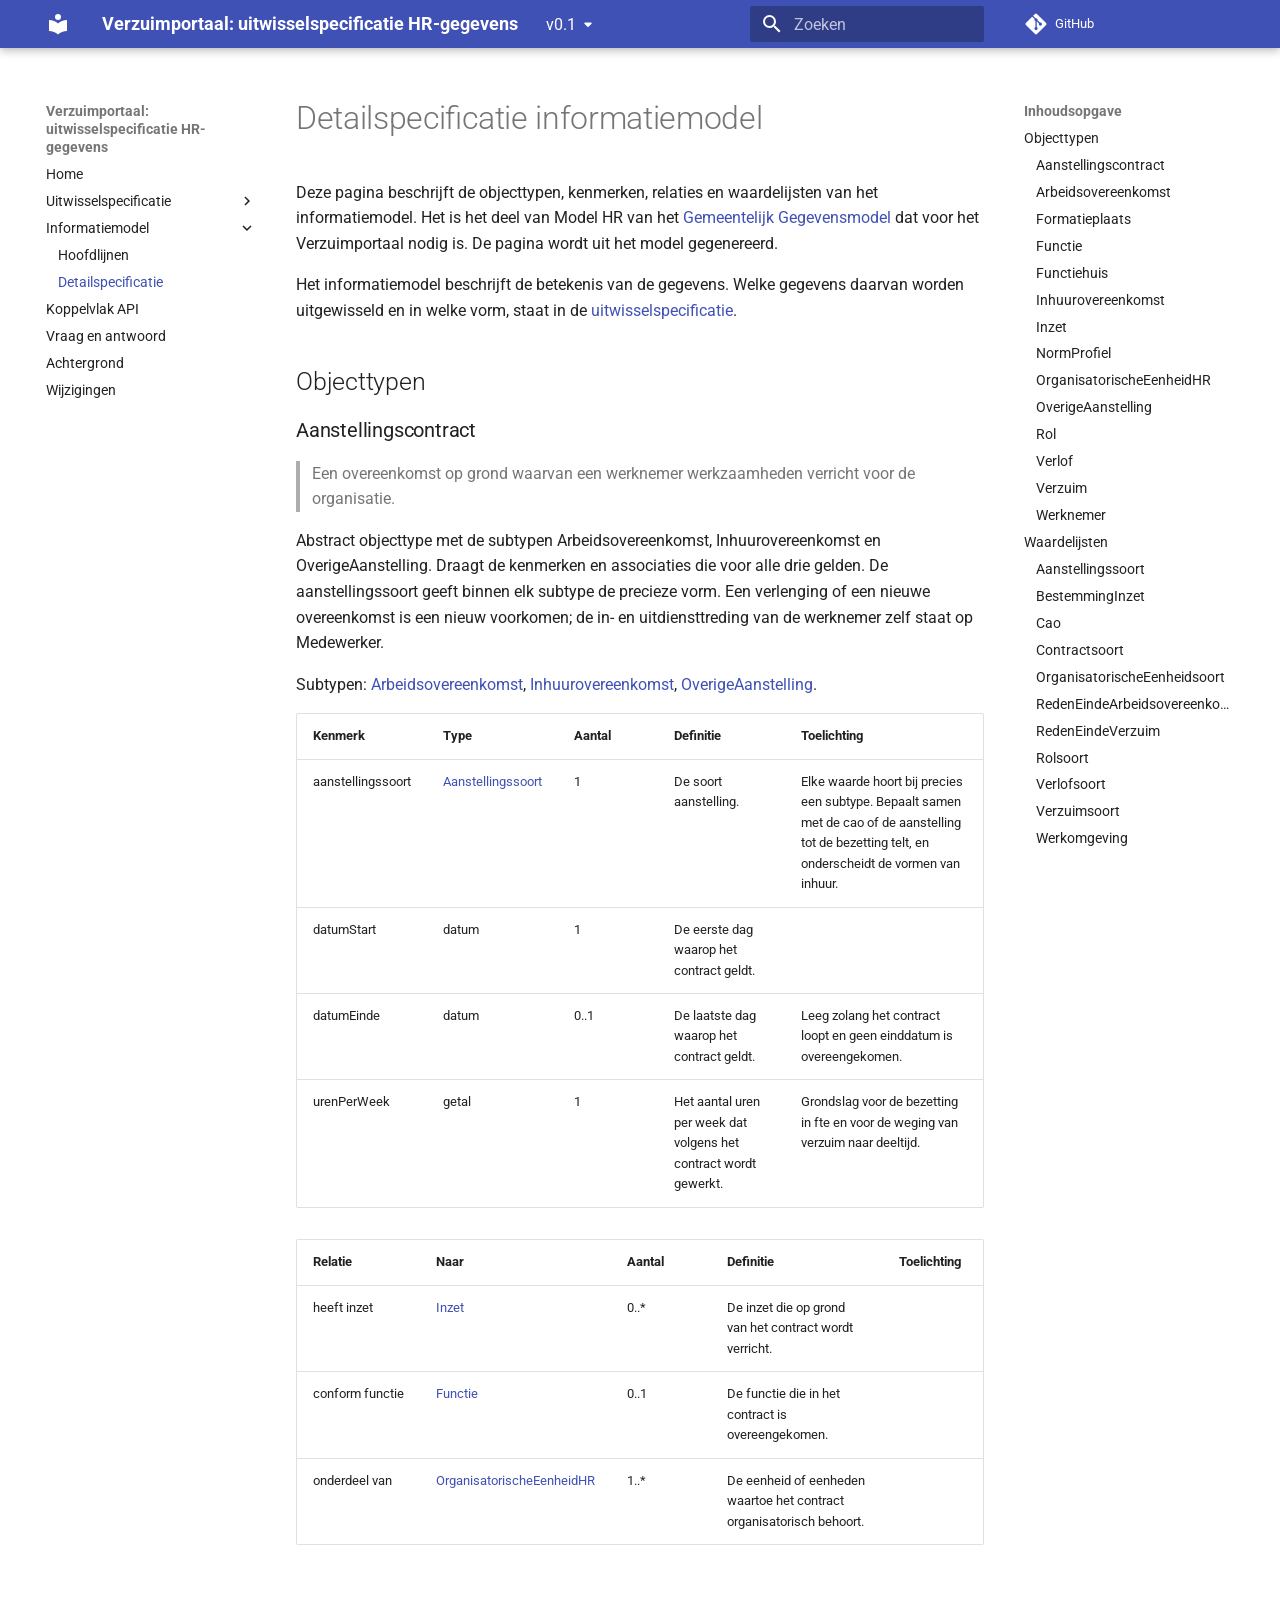
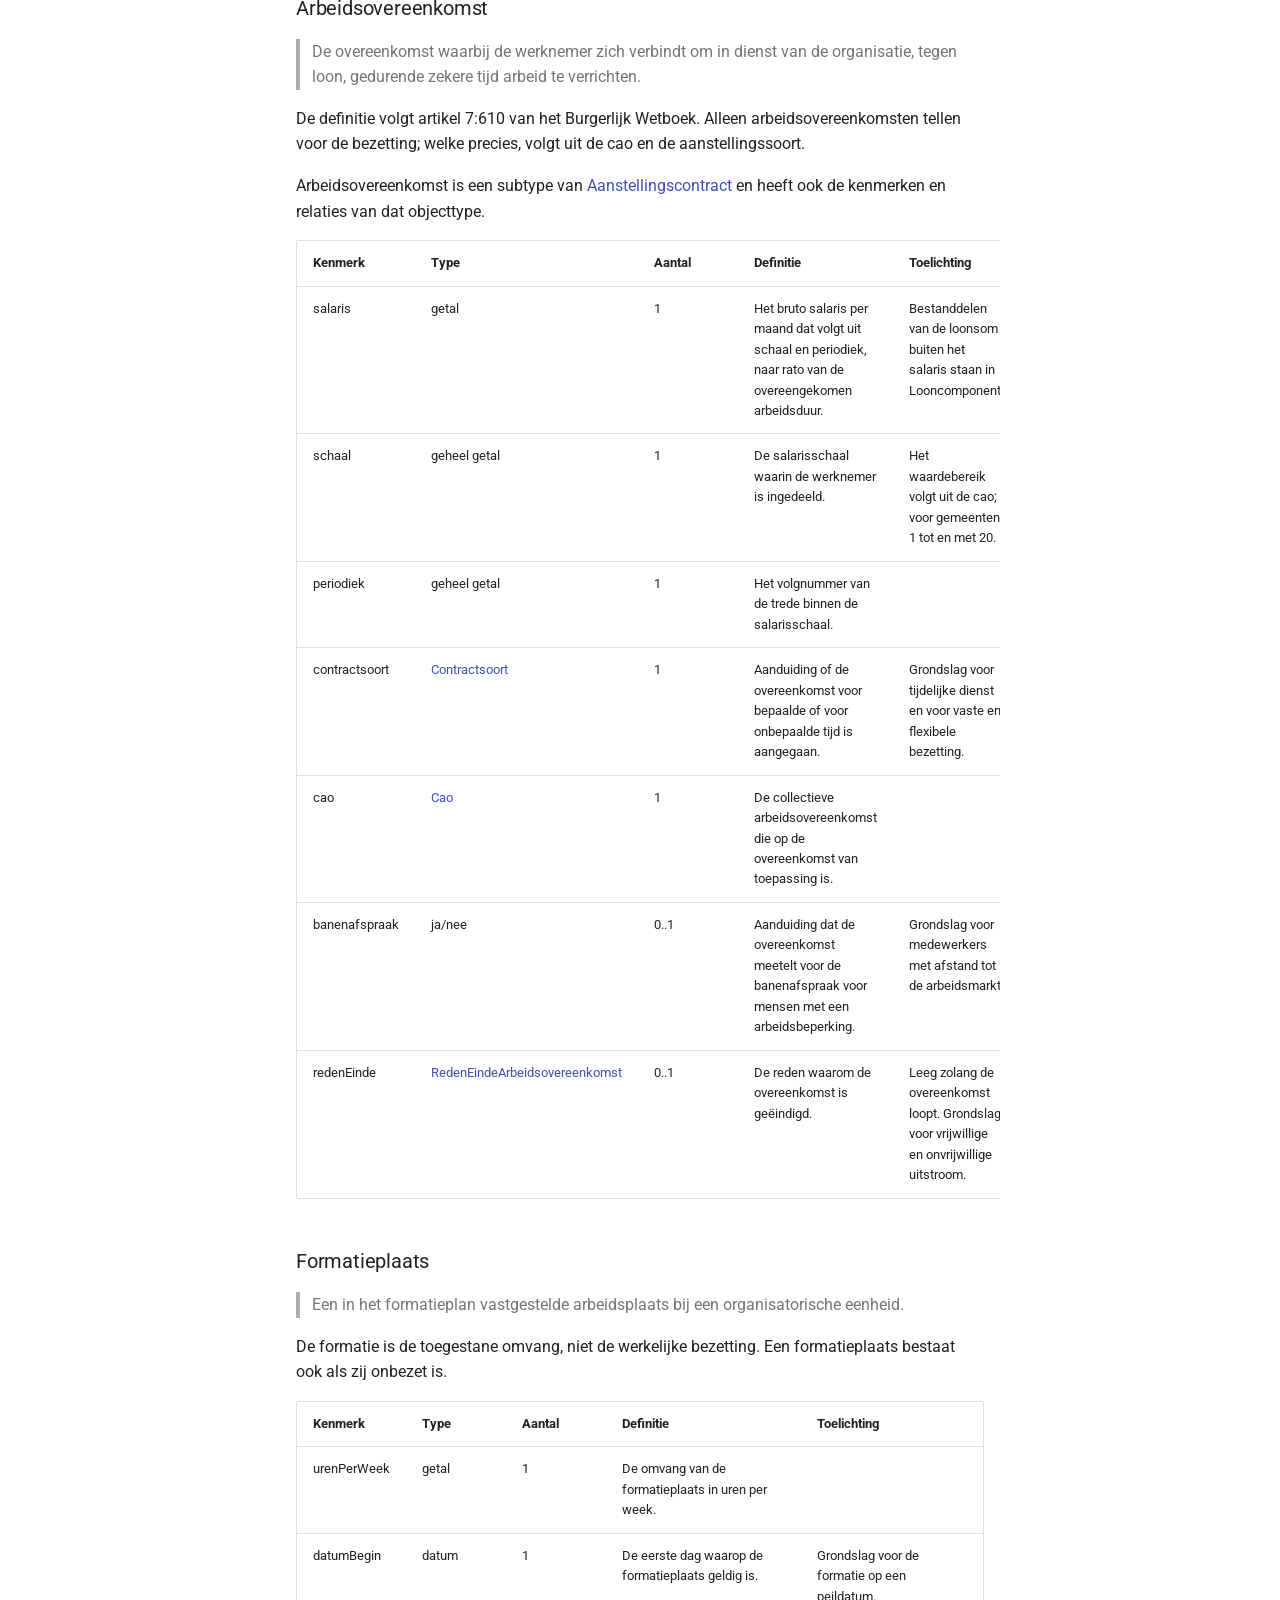
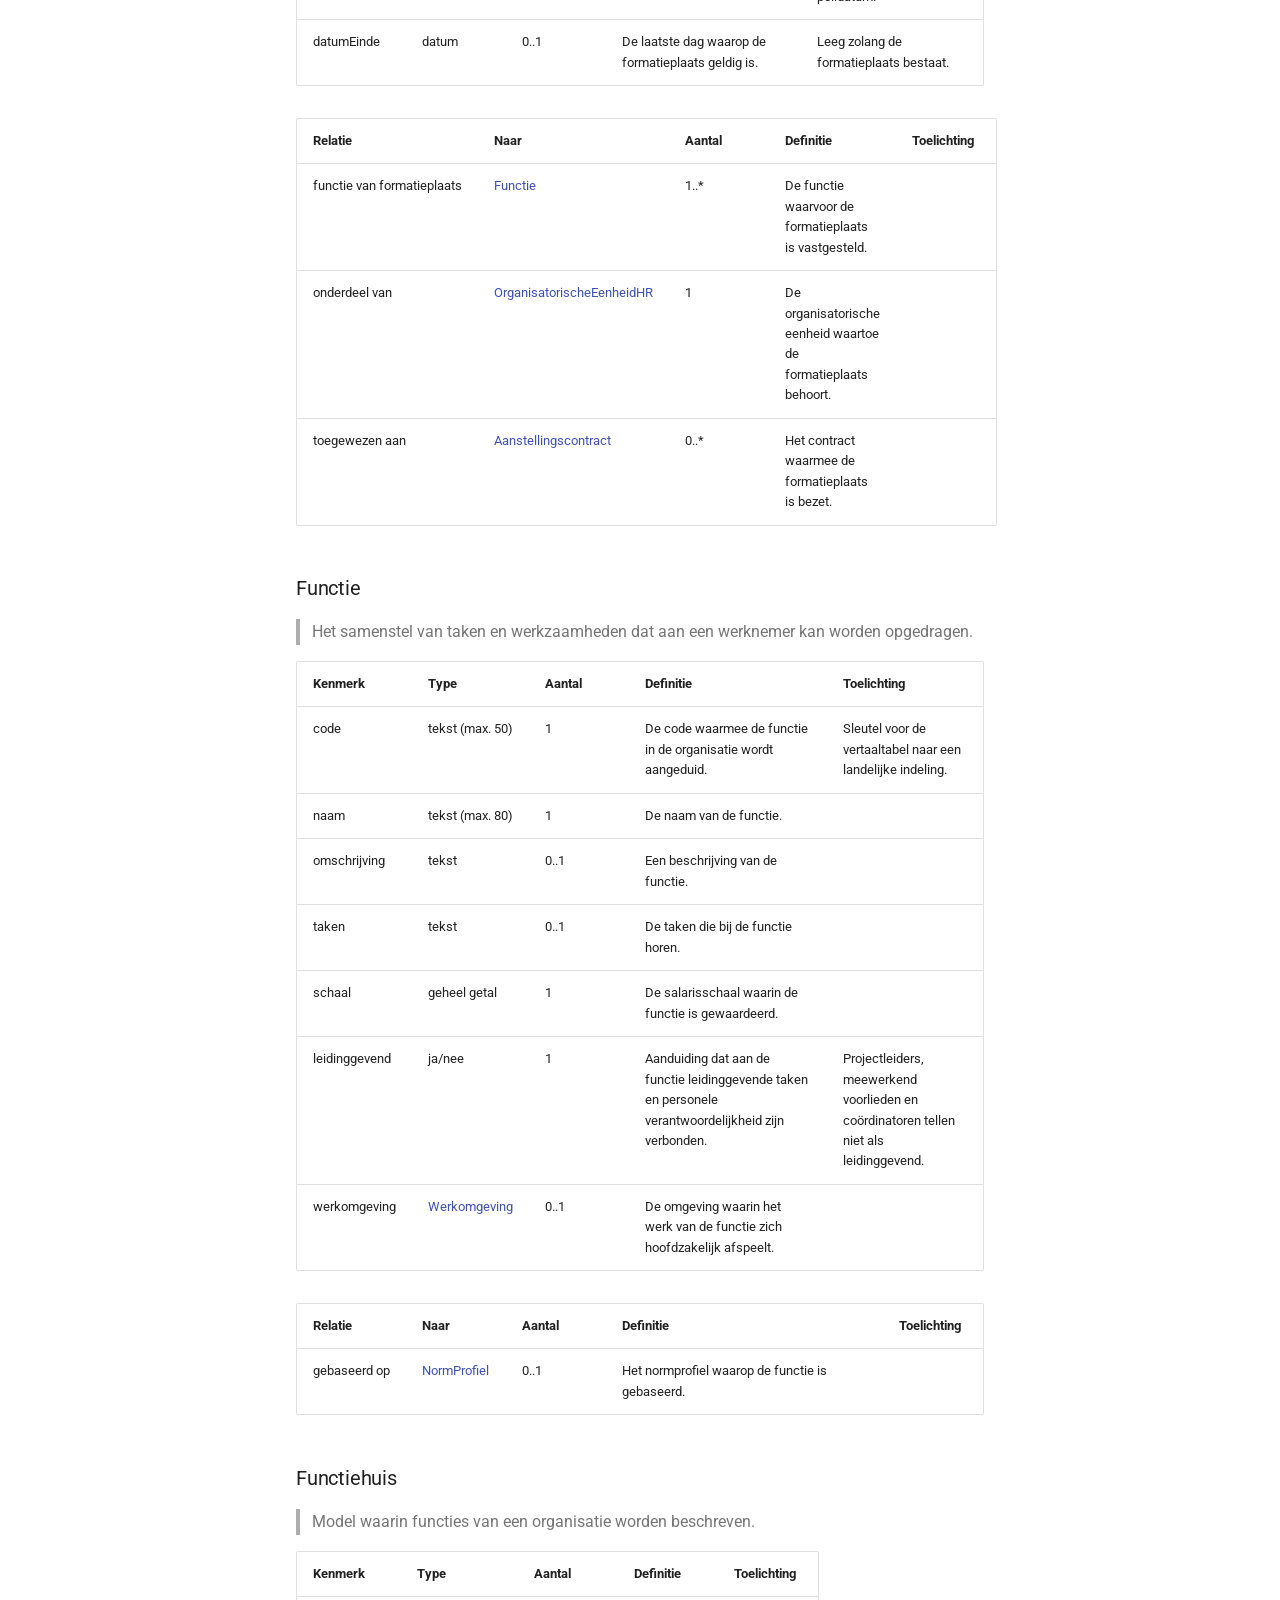
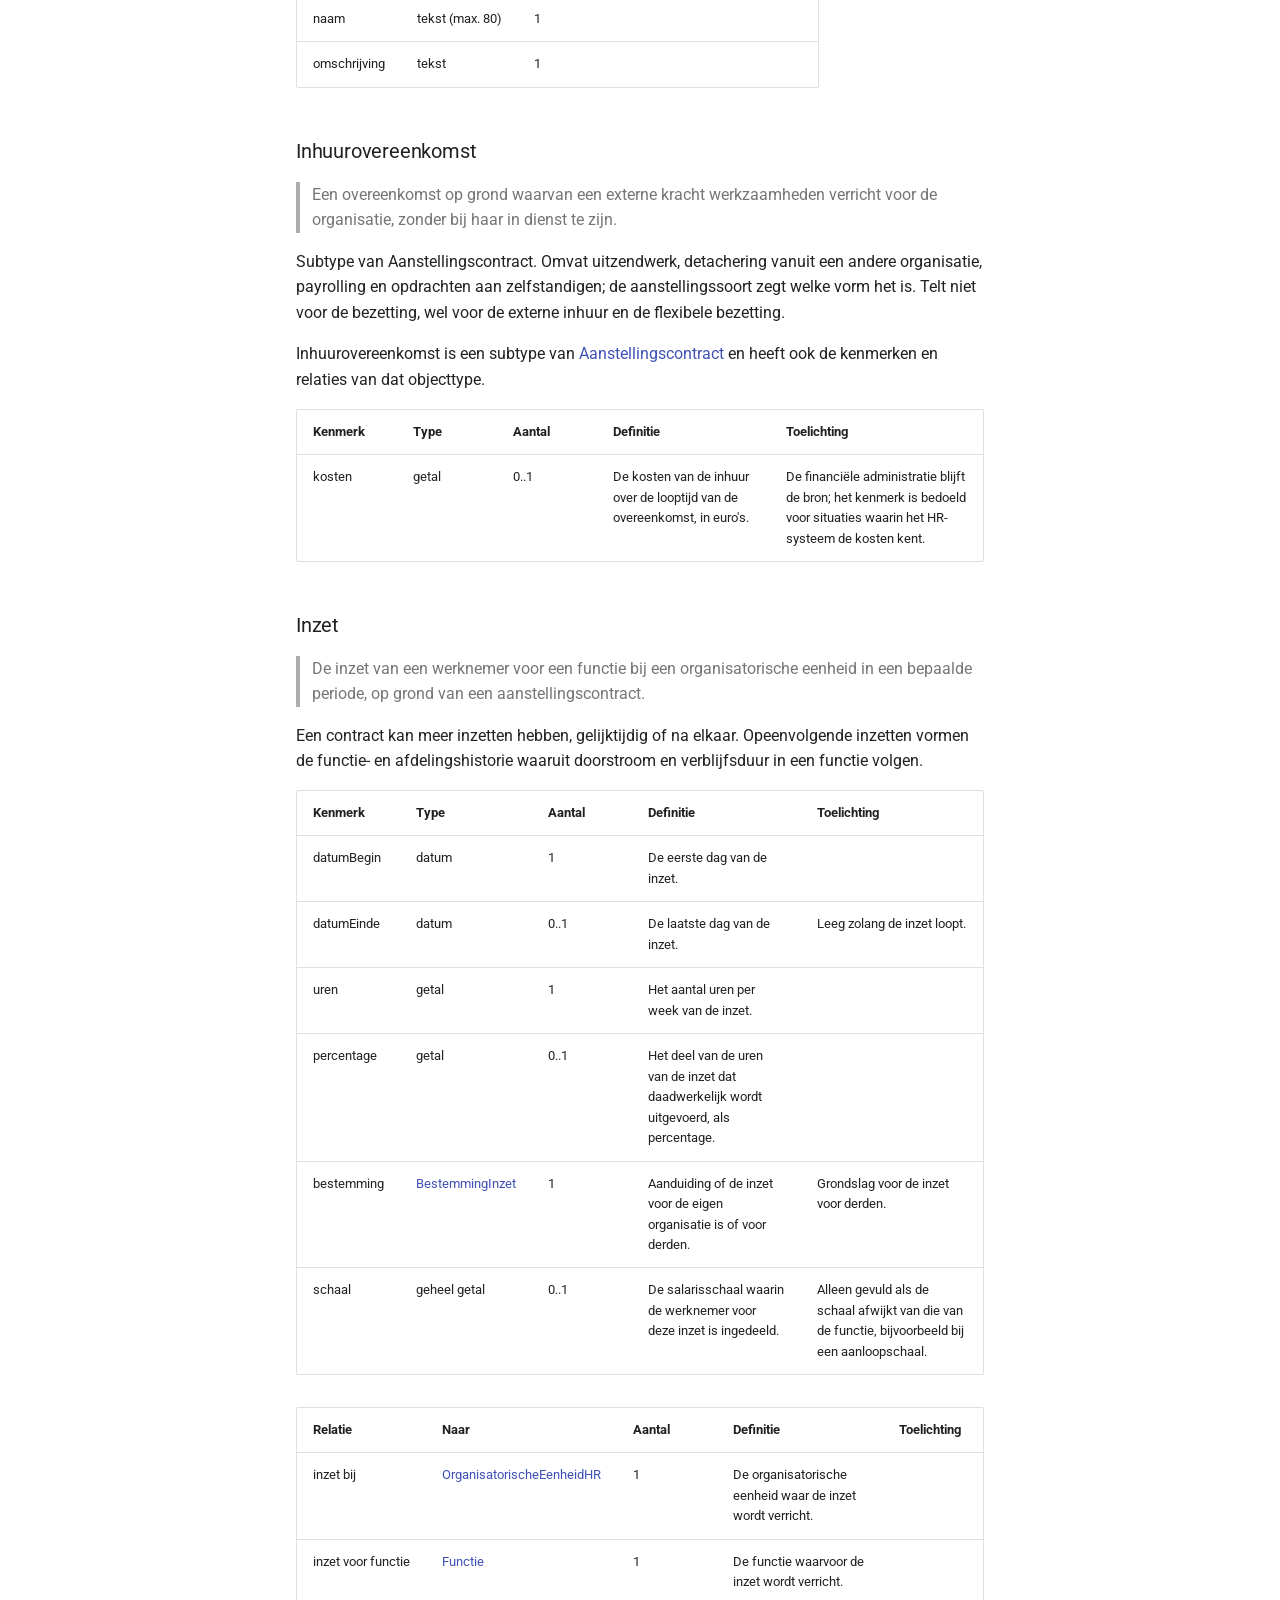
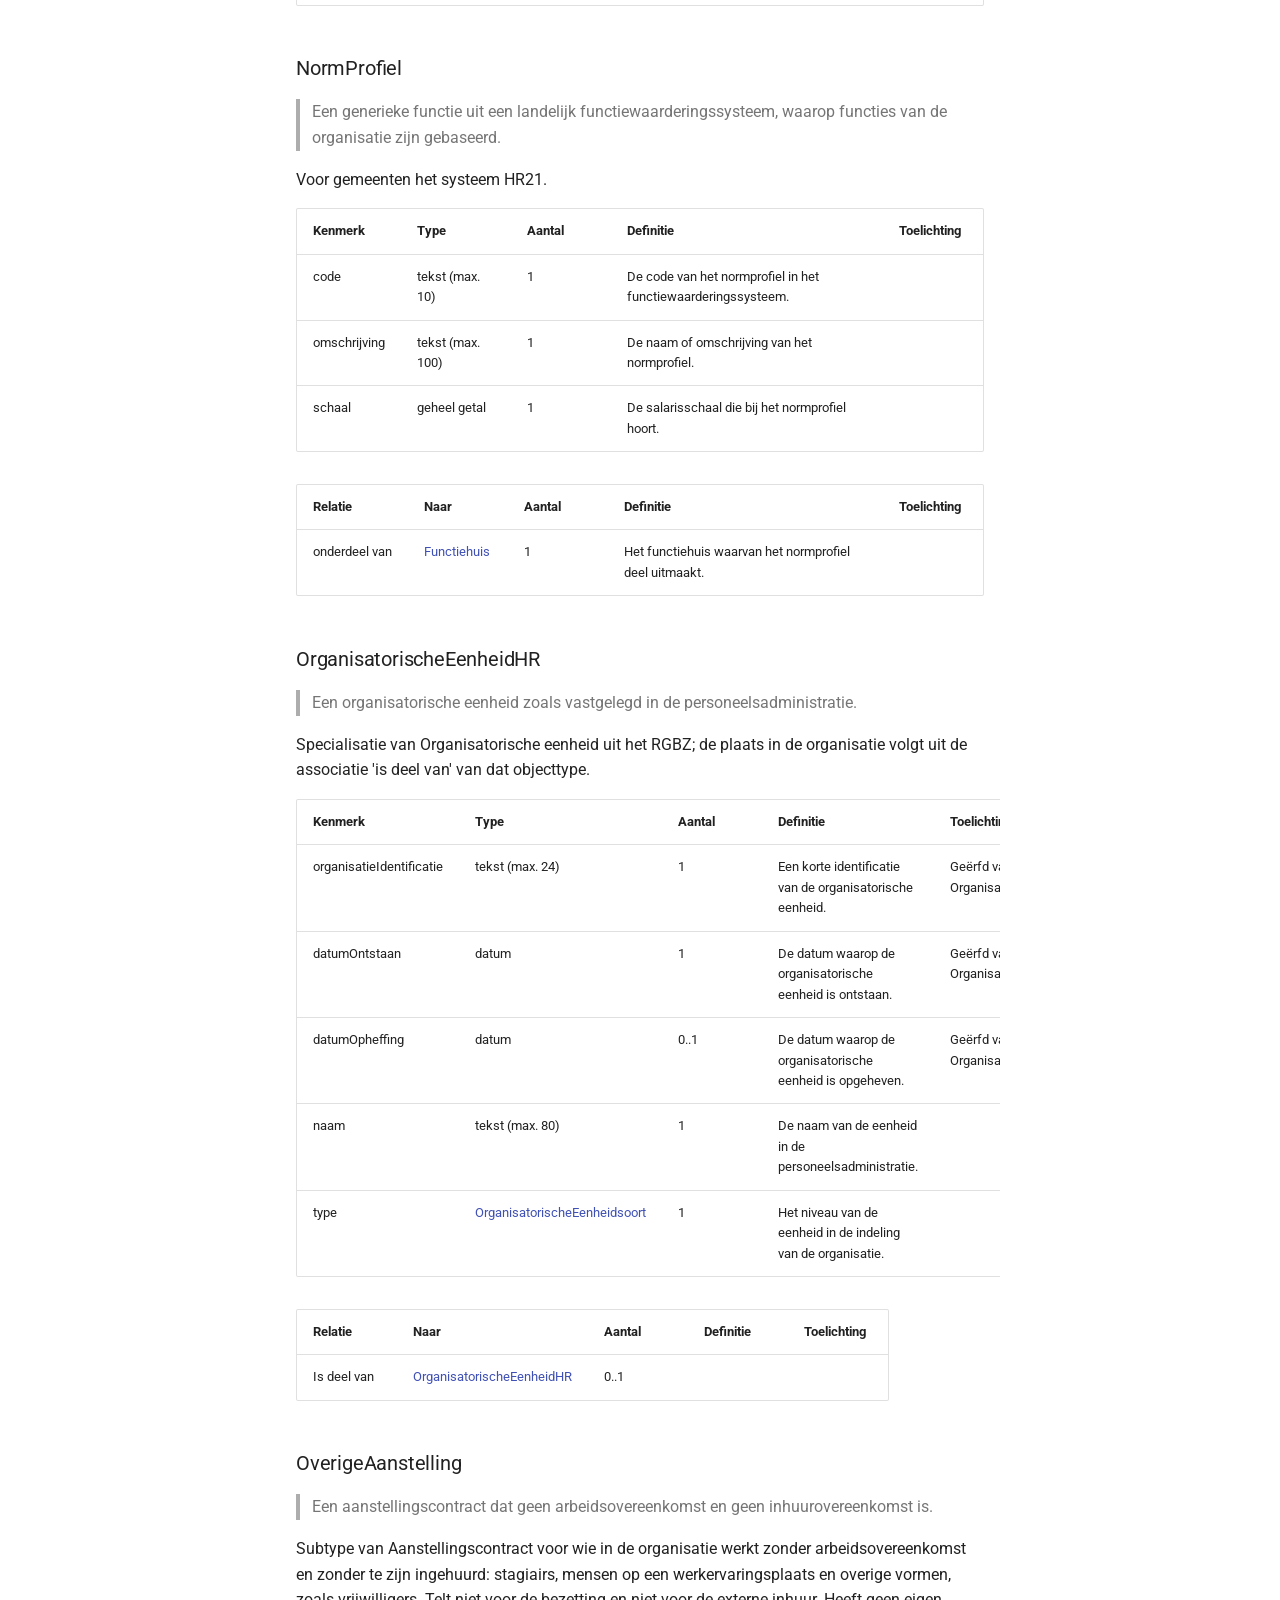
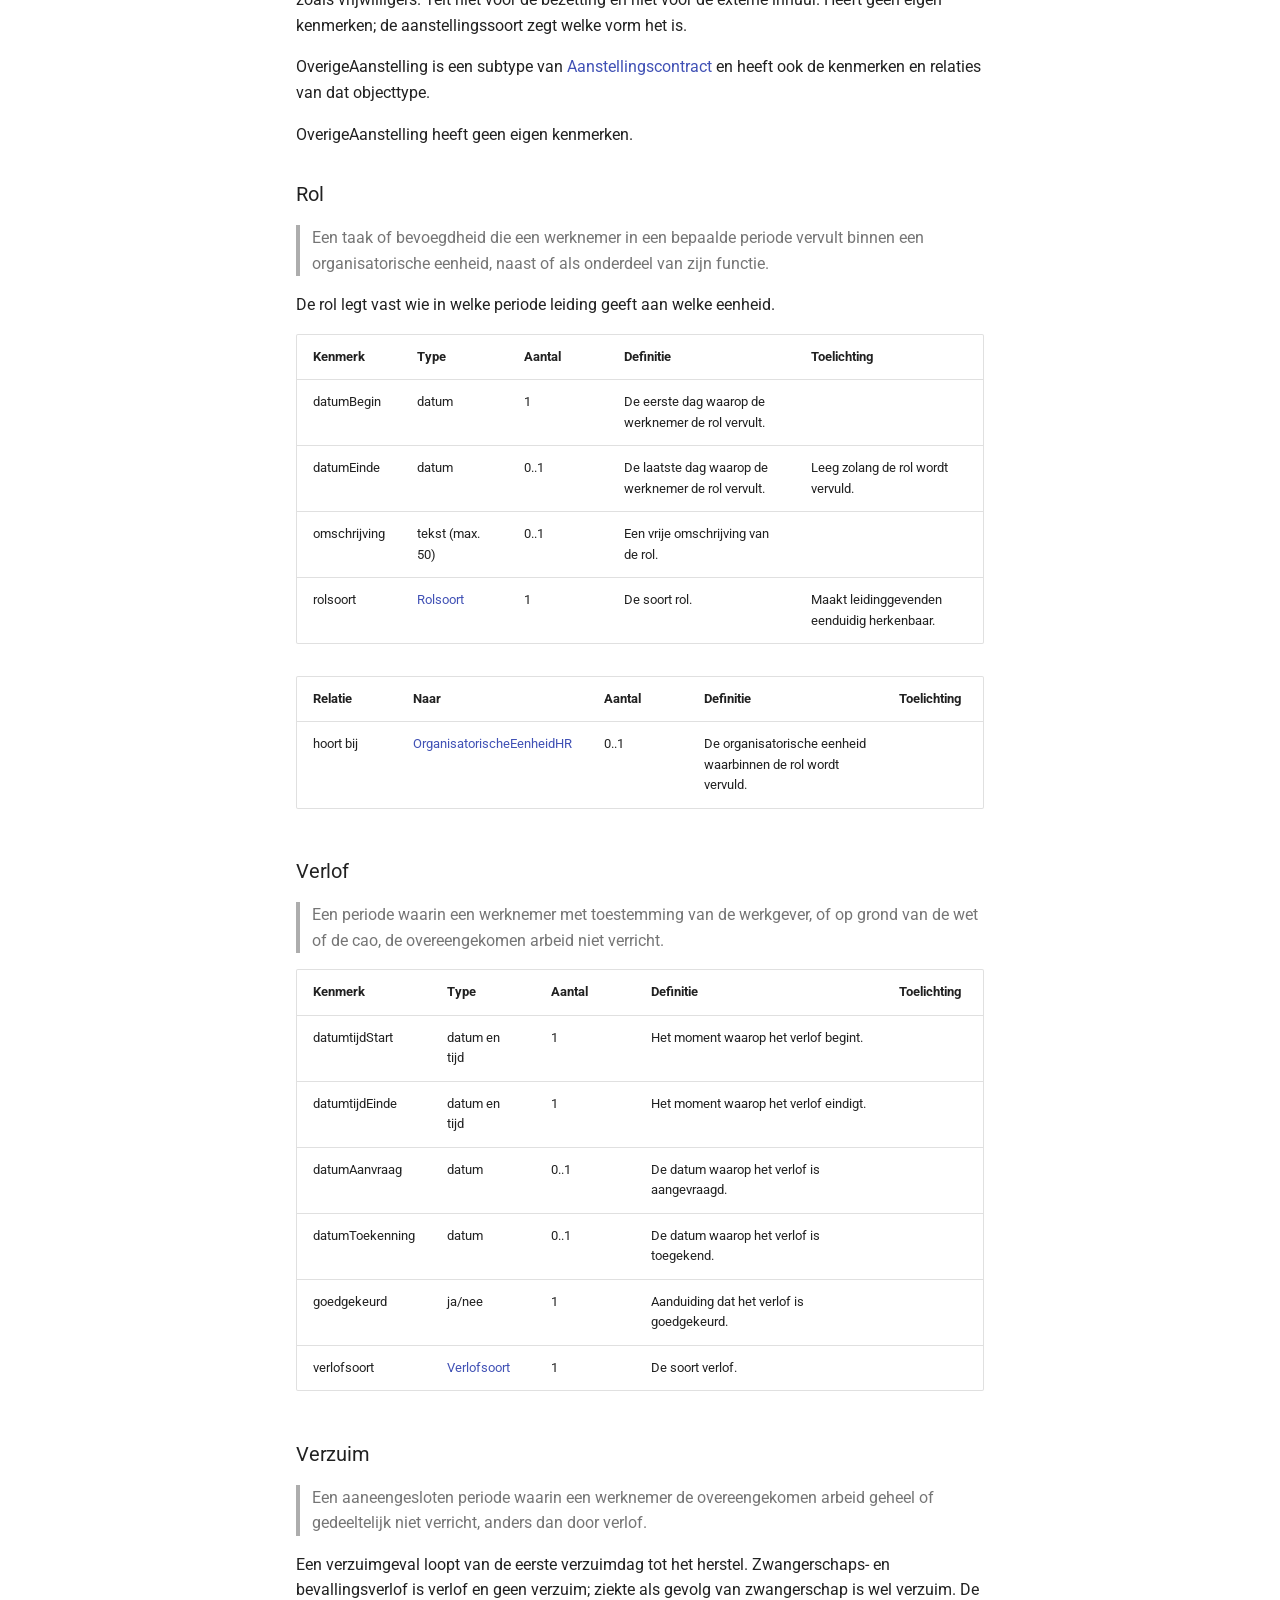
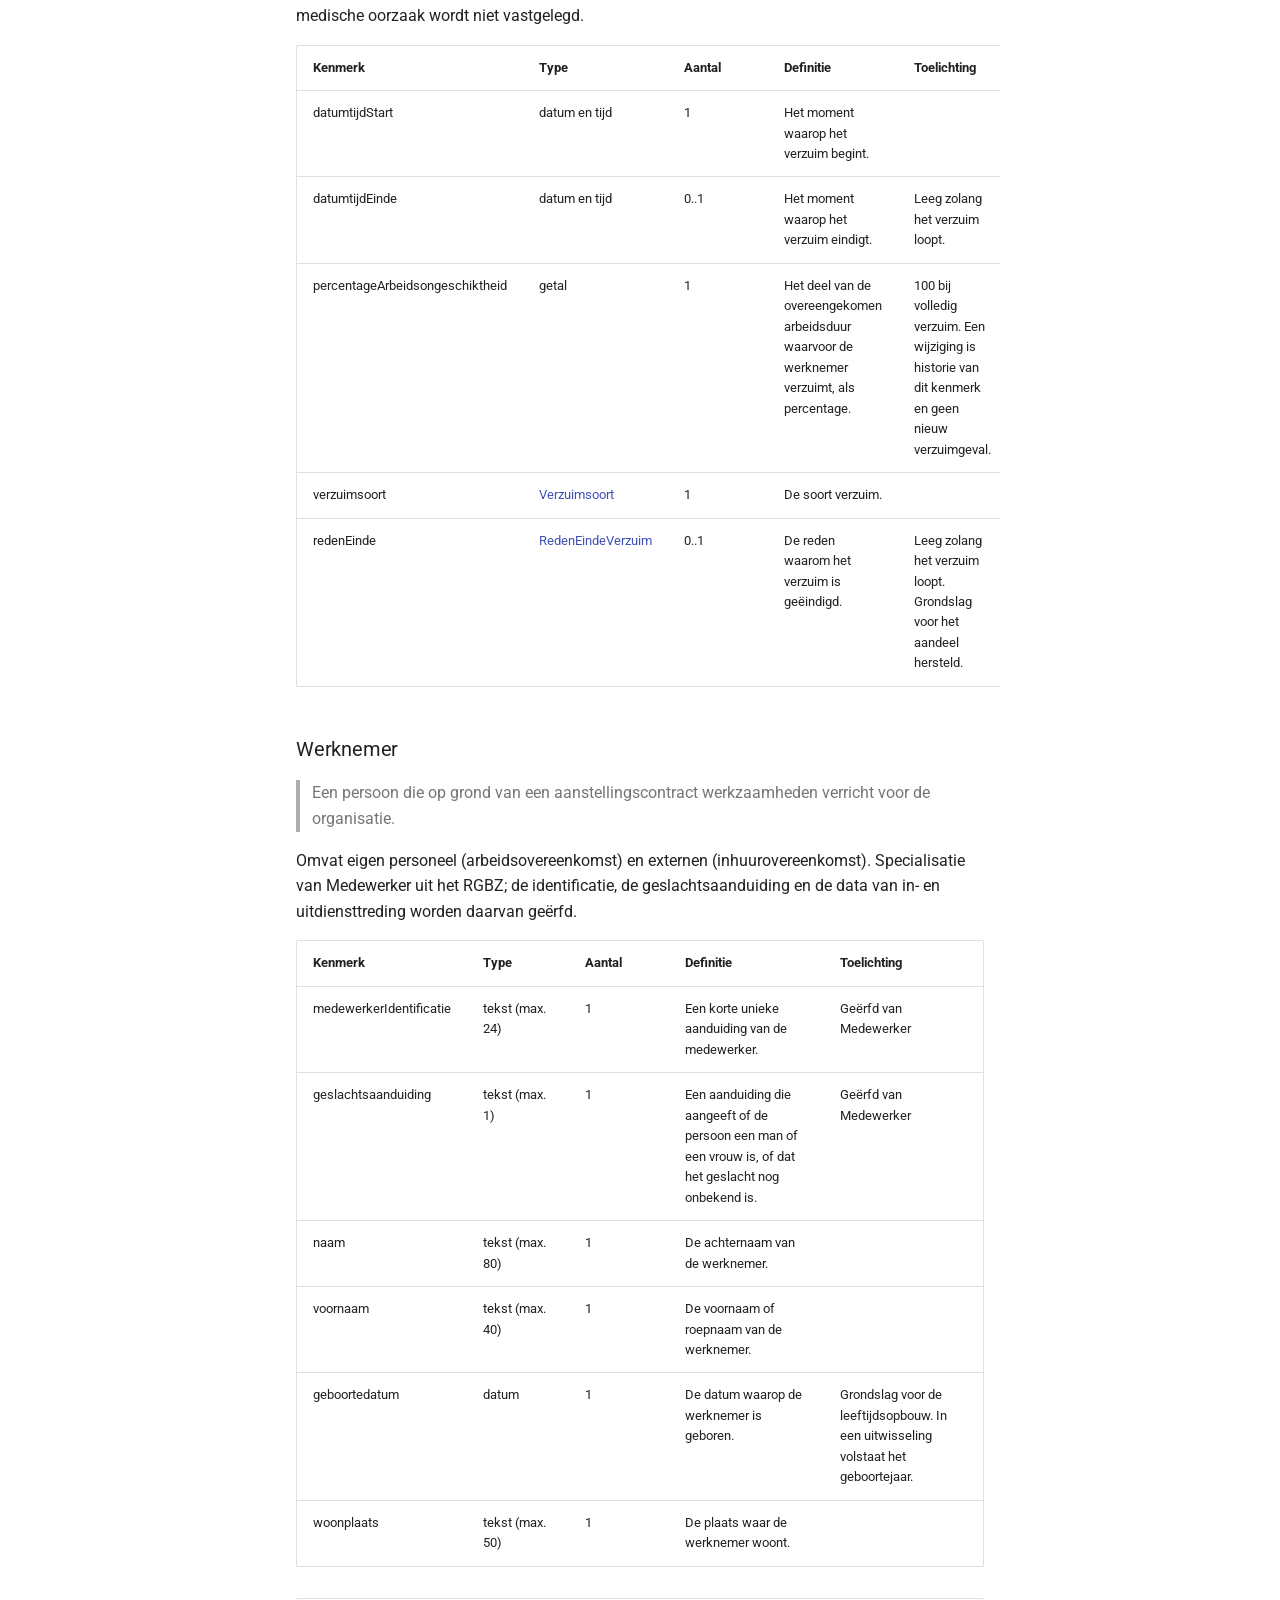
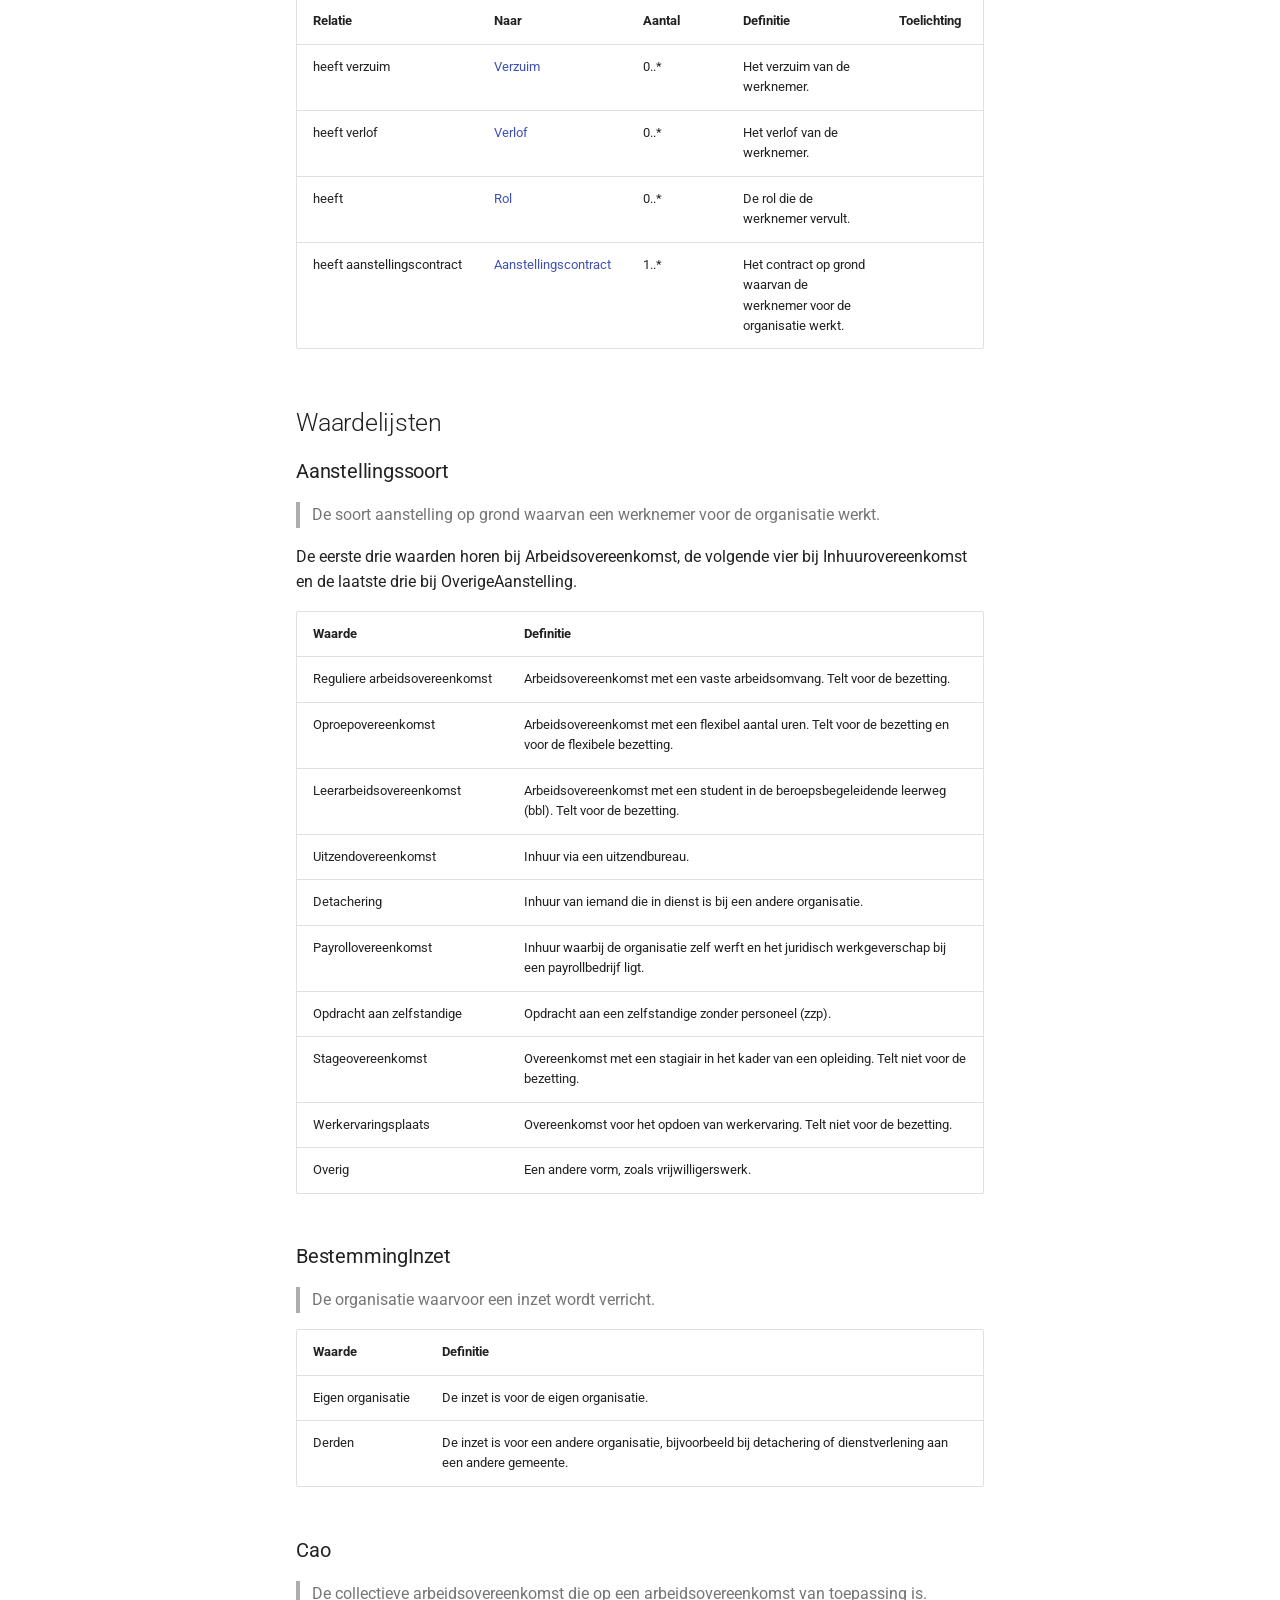
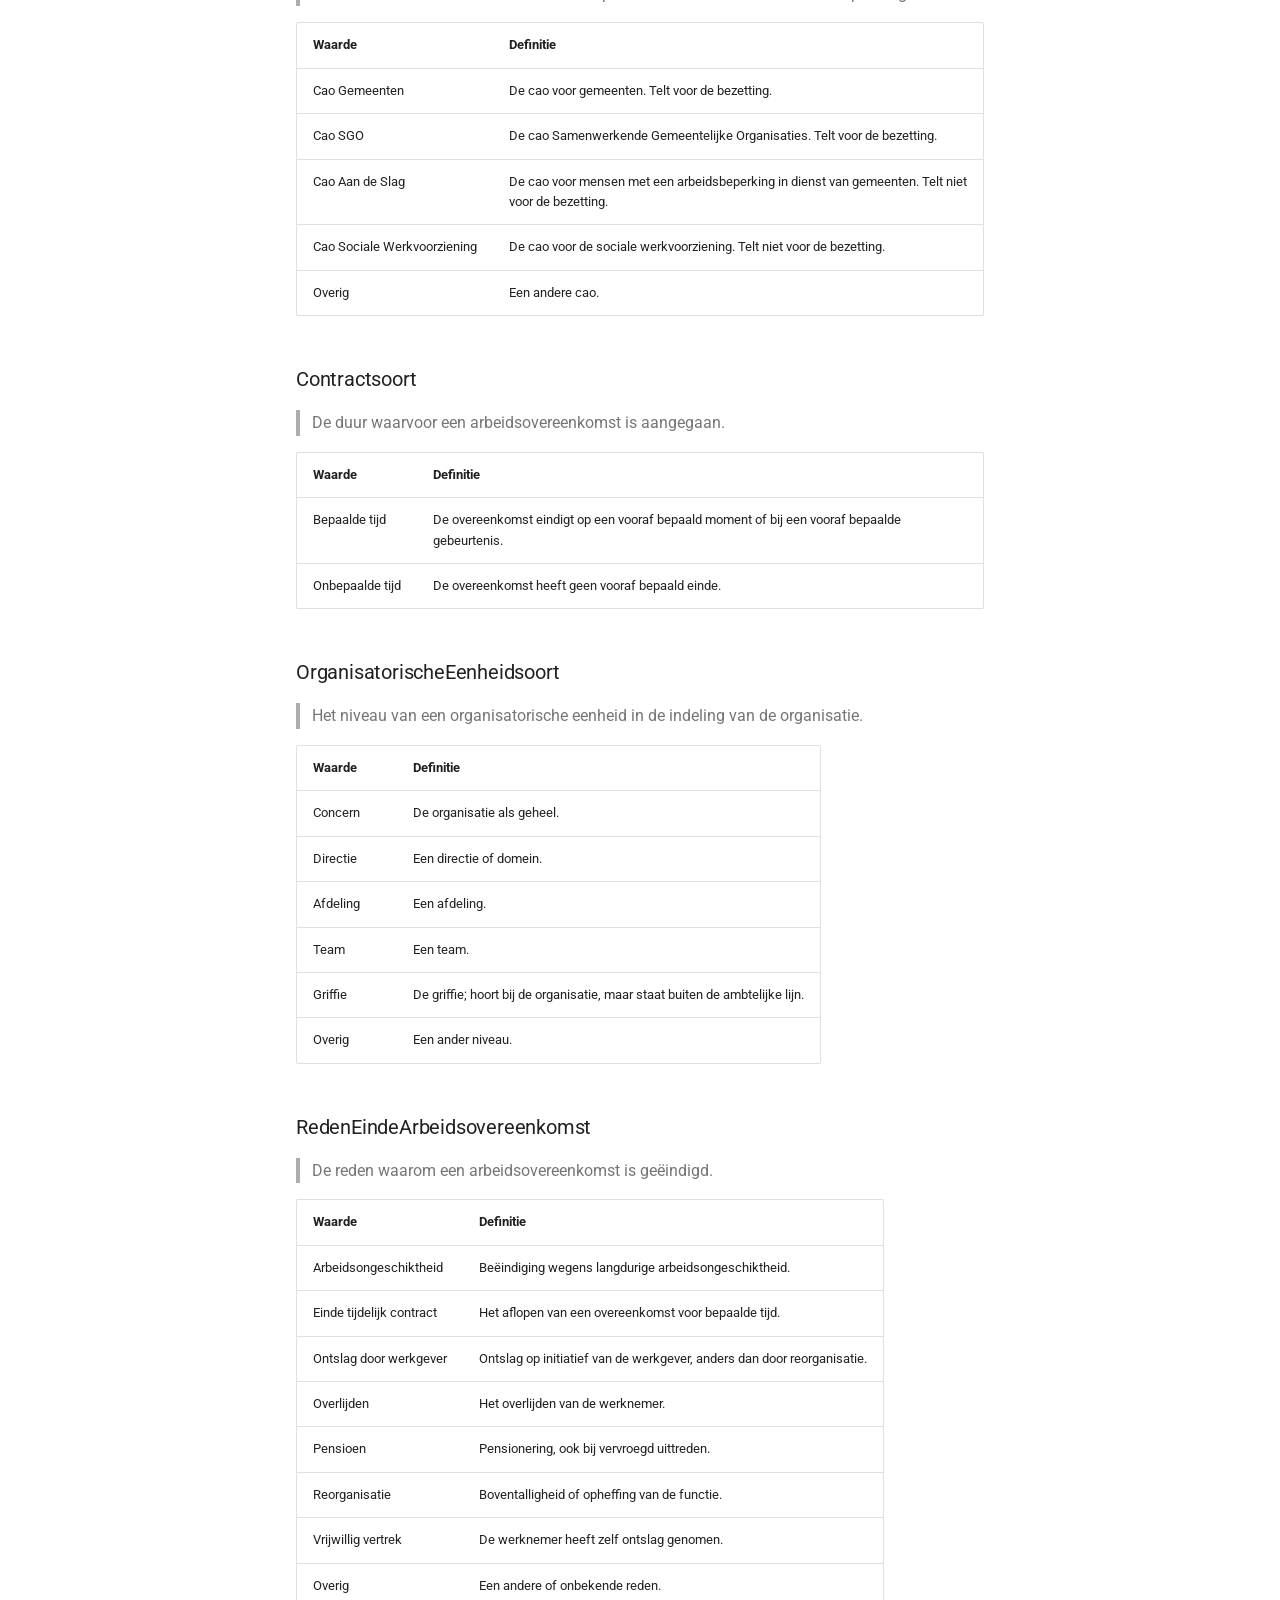
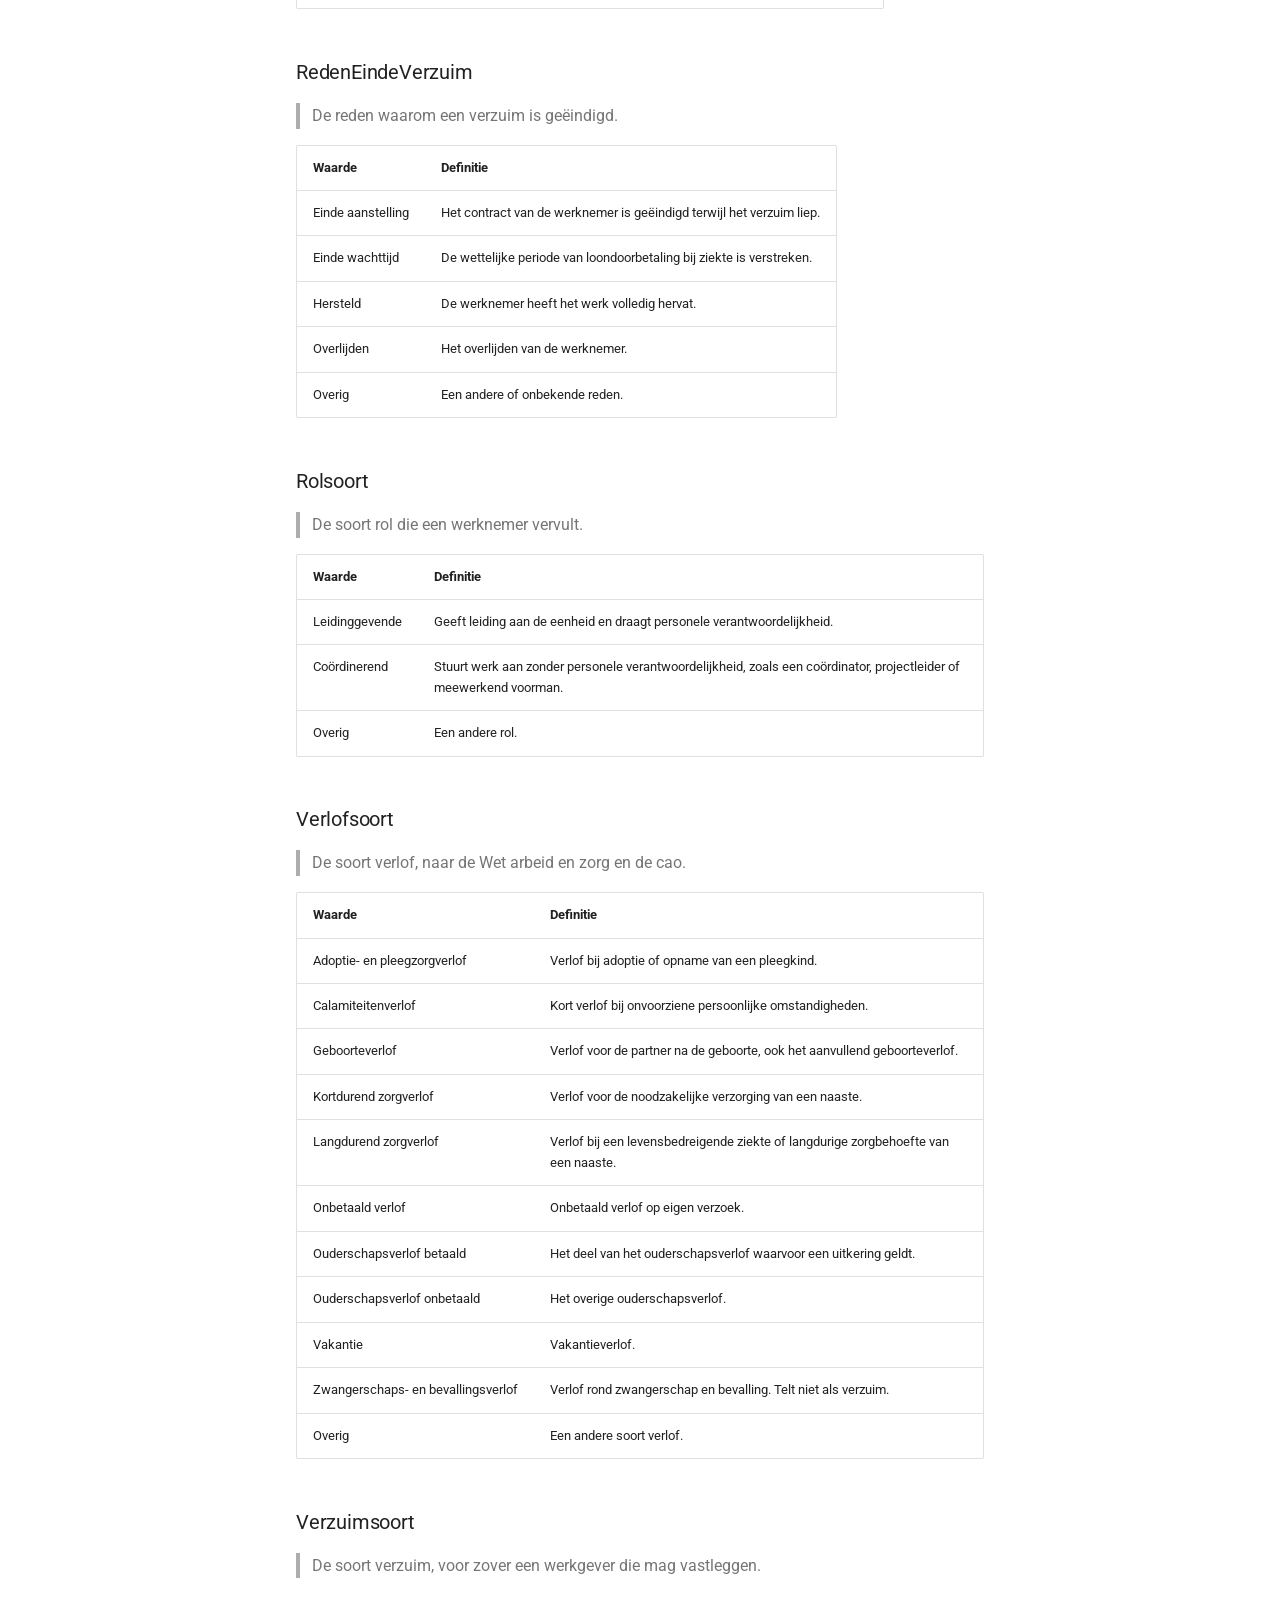
<file: v0.1/definities/Detail_Model HR/index.html>
<!doctype html>
<html lang="nl" class="no-js">
  <head>
    
      <meta charset="utf-8">
      <meta name="viewport" content="width=device-width,initial-scale=1">
      
        <meta name="description" content="De uitwisselspecificatie voor HR- en verzuimgegevens van gemeenten voor het Verzuimportaal">
      
      
        <meta name="author" content="Arjen Brienen">
      
      
        <link rel="canonical" href="https://brienen.github.io/verzuimdata/latest/definities/Detail_Model%20HR/">
      
      
        <link rel="prev" href="../../Hoofdlijnen_Model%20HR/">
      
      
        <link rel="next" href="../../api/">
      
      
      <link rel="icon" href="../../assets/images/favicon.png">
      <meta name="generator" content="mkdocs-1.6.1, mkdocs-material-9.6.14">
    
    
      
        <title>Detailspecificatie - Verzuimportaal: uitwisselspecificatie HR-gegevens</title>
      
    
    
      <link rel="stylesheet" href="../../assets/stylesheets/main.342714a4.min.css">
      
      


    
    
      
    
    
      
        
        
        <link rel="preconnect" href="https://fonts.gstatic.com" crossorigin>
        <link rel="stylesheet" href="https://fonts.googleapis.com/css?family=Roboto:300,300i,400,400i,700,700i%7CRoboto+Mono:400,400i,700,700i&display=fallback">
        <style>:root{--md-text-font:"Roboto";--md-code-font:"Roboto Mono"}</style>
      
    
    
      <link rel="stylesheet" href="../../stylesheets/extra.css">
    
    <script>__md_scope=new URL("../..",location),__md_hash=e=>[...e].reduce(((e,_)=>(e<<5)-e+_.charCodeAt(0)),0),__md_get=(e,_=localStorage,t=__md_scope)=>JSON.parse(_.getItem(t.pathname+"."+e)),__md_set=(e,_,t=localStorage,a=__md_scope)=>{try{t.setItem(a.pathname+"."+e,JSON.stringify(_))}catch(e){}}</script>
    
      

    
    
    
  </head>
  
  
    <body dir="ltr">
  
    
    <input class="md-toggle" data-md-toggle="drawer" type="checkbox" id="__drawer" autocomplete="off">
    <input class="md-toggle" data-md-toggle="search" type="checkbox" id="__search" autocomplete="off">
    <label class="md-overlay" for="__drawer"></label>
    <div data-md-component="skip">
      
        
        <a href="#detailspecificatie-informatiemodel" class="md-skip">
          Ga naar inhoud
        </a>
      
    </div>
    <div data-md-component="announce">
      
    </div>
    
      <div data-md-color-scheme="default" data-md-component="outdated" hidden>
        
      </div>
    
    
      

  

<header class="md-header md-header--shadow" data-md-component="header">
  <nav class="md-header__inner md-grid" aria-label="Header">
    <a href="../.." title="Verzuimportaal: uitwisselspecificatie HR-gegevens" class="md-header__button md-logo" aria-label="Verzuimportaal: uitwisselspecificatie HR-gegevens" data-md-component="logo">
      
  
  <svg xmlns="http://www.w3.org/2000/svg" viewBox="0 0 24 24"><path d="M12 8a3 3 0 0 0 3-3 3 3 0 0 0-3-3 3 3 0 0 0-3 3 3 3 0 0 0 3 3m0 3.54C9.64 9.35 6.5 8 3 8v11c3.5 0 6.64 1.35 9 3.54 2.36-2.19 5.5-3.54 9-3.54V8c-3.5 0-6.64 1.35-9 3.54"/></svg>

    </a>
    <label class="md-header__button md-icon" for="__drawer">
      
      <svg xmlns="http://www.w3.org/2000/svg" viewBox="0 0 24 24"><path d="M3 6h18v2H3zm0 5h18v2H3zm0 5h18v2H3z"/></svg>
    </label>
    <div class="md-header__title" data-md-component="header-title">
      <div class="md-header__ellipsis">
        <div class="md-header__topic">
          <span class="md-ellipsis">
            Verzuimportaal: uitwisselspecificatie HR-gegevens
          </span>
        </div>
        <div class="md-header__topic" data-md-component="header-topic">
          <span class="md-ellipsis">
            
              Detailspecificatie
            
          </span>
        </div>
      </div>
    </div>
    
    
      <script>var palette=__md_get("__palette");if(palette&&palette.color){if("(prefers-color-scheme)"===palette.color.media){var media=matchMedia("(prefers-color-scheme: light)"),input=document.querySelector(media.matches?"[data-md-color-media='(prefers-color-scheme: light)']":"[data-md-color-media='(prefers-color-scheme: dark)']");palette.color.media=input.getAttribute("data-md-color-media"),palette.color.scheme=input.getAttribute("data-md-color-scheme"),palette.color.primary=input.getAttribute("data-md-color-primary"),palette.color.accent=input.getAttribute("data-md-color-accent")}for(var[key,value]of Object.entries(palette.color))document.body.setAttribute("data-md-color-"+key,value)}</script>
    
    
    
      
      
        <label class="md-header__button md-icon" for="__search">
          
          <svg xmlns="http://www.w3.org/2000/svg" viewBox="0 0 24 24"><path d="M9.5 3A6.5 6.5 0 0 1 16 9.5c0 1.61-.59 3.09-1.56 4.23l.27.27h.79l5 5-1.5 1.5-5-5v-.79l-.27-.27A6.52 6.52 0 0 1 9.5 16 6.5 6.5 0 0 1 3 9.5 6.5 6.5 0 0 1 9.5 3m0 2C7 5 5 7 5 9.5S7 14 9.5 14 14 12 14 9.5 12 5 9.5 5"/></svg>
        </label>
        <div class="md-search" data-md-component="search" role="dialog">
  <label class="md-search__overlay" for="__search"></label>
  <div class="md-search__inner" role="search">
    <form class="md-search__form" name="search">
      <input type="text" class="md-search__input" name="query" aria-label="Zoeken" placeholder="Zoeken" autocapitalize="off" autocorrect="off" autocomplete="off" spellcheck="false" data-md-component="search-query" required>
      <label class="md-search__icon md-icon" for="__search">
        
        <svg xmlns="http://www.w3.org/2000/svg" viewBox="0 0 24 24"><path d="M9.5 3A6.5 6.5 0 0 1 16 9.5c0 1.61-.59 3.09-1.56 4.23l.27.27h.79l5 5-1.5 1.5-5-5v-.79l-.27-.27A6.52 6.52 0 0 1 9.5 16 6.5 6.5 0 0 1 3 9.5 6.5 6.5 0 0 1 9.5 3m0 2C7 5 5 7 5 9.5S7 14 9.5 14 14 12 14 9.5 12 5 9.5 5"/></svg>
        
        <svg xmlns="http://www.w3.org/2000/svg" viewBox="0 0 24 24"><path d="M20 11v2H8l5.5 5.5-1.42 1.42L4.16 12l7.92-7.92L13.5 5.5 8 11z"/></svg>
      </label>
      <nav class="md-search__options" aria-label="Zoeken">
        
        <button type="reset" class="md-search__icon md-icon" title="Leegmaken" aria-label="Leegmaken" tabindex="-1">
          
          <svg xmlns="http://www.w3.org/2000/svg" viewBox="0 0 24 24"><path d="M19 6.41 17.59 5 12 10.59 6.41 5 5 6.41 10.59 12 5 17.59 6.41 19 12 13.41 17.59 19 19 17.59 13.41 12z"/></svg>
        </button>
      </nav>
      
    </form>
    <div class="md-search__output">
      <div class="md-search__scrollwrap" tabindex="0" data-md-scrollfix>
        <div class="md-search-result" data-md-component="search-result">
          <div class="md-search-result__meta">
            Zoeken initialiseren
          </div>
          <ol class="md-search-result__list" role="presentation"></ol>
        </div>
      </div>
    </div>
  </div>
</div>
      
    
    
      <div class="md-header__source">
        <a href="https://github.com/brienen/verzuimdata" title="Ga naar repository" class="md-source" data-md-component="source">
  <div class="md-source__icon md-icon">
    
    <svg xmlns="http://www.w3.org/2000/svg" viewBox="0 0 448 512"><!--! Font Awesome Free 6.7.2 by @fontawesome - https://fontawesome.com License - https://fontawesome.com/license/free (Icons: CC BY 4.0, Fonts: SIL OFL 1.1, Code: MIT License) Copyright 2024 Fonticons, Inc.--><path d="M439.55 236.05 244 40.45a28.87 28.87 0 0 0-40.81 0l-40.66 40.63 51.52 51.52c27.06-9.14 52.68 16.77 43.39 43.68l49.66 49.66c34.23-11.8 61.18 31 35.47 56.69-26.49 26.49-70.21-2.87-56-37.34L240.22 199v121.85c25.3 12.54 22.26 41.85 9.08 55a34.34 34.34 0 0 1-48.55 0c-17.57-17.6-11.07-46.91 11.25-56v-123c-20.8-8.51-24.6-30.74-18.64-45L142.57 101 8.45 235.14a28.86 28.86 0 0 0 0 40.81l195.61 195.6a28.86 28.86 0 0 0 40.8 0l194.69-194.69a28.86 28.86 0 0 0 0-40.81"/></svg>
  </div>
  <div class="md-source__repository">
    GitHub
  </div>
</a>
      </div>
    
  </nav>
  
</header>
    
    <div class="md-container" data-md-component="container">
      
      
        
          
        
      
      <main class="md-main" data-md-component="main">
        <div class="md-main__inner md-grid">
          
            
              
              <div class="md-sidebar md-sidebar--primary" data-md-component="sidebar" data-md-type="navigation" >
                <div class="md-sidebar__scrollwrap">
                  <div class="md-sidebar__inner">
                    



<nav class="md-nav md-nav--primary" aria-label="Navigatie" data-md-level="0">
  <label class="md-nav__title" for="__drawer">
    <a href="../.." title="Verzuimportaal: uitwisselspecificatie HR-gegevens" class="md-nav__button md-logo" aria-label="Verzuimportaal: uitwisselspecificatie HR-gegevens" data-md-component="logo">
      
  
  <svg xmlns="http://www.w3.org/2000/svg" viewBox="0 0 24 24"><path d="M12 8a3 3 0 0 0 3-3 3 3 0 0 0-3-3 3 3 0 0 0-3 3 3 3 0 0 0 3 3m0 3.54C9.64 9.35 6.5 8 3 8v11c3.5 0 6.64 1.35 9 3.54 2.36-2.19 5.5-3.54 9-3.54V8c-3.5 0-6.64 1.35-9 3.54"/></svg>

    </a>
    Verzuimportaal: uitwisselspecificatie HR-gegevens
  </label>
  
    <div class="md-nav__source">
      <a href="https://github.com/brienen/verzuimdata" title="Ga naar repository" class="md-source" data-md-component="source">
  <div class="md-source__icon md-icon">
    
    <svg xmlns="http://www.w3.org/2000/svg" viewBox="0 0 448 512"><!--! Font Awesome Free 6.7.2 by @fontawesome - https://fontawesome.com License - https://fontawesome.com/license/free (Icons: CC BY 4.0, Fonts: SIL OFL 1.1, Code: MIT License) Copyright 2024 Fonticons, Inc.--><path d="M439.55 236.05 244 40.45a28.87 28.87 0 0 0-40.81 0l-40.66 40.63 51.52 51.52c27.06-9.14 52.68 16.77 43.39 43.68l49.66 49.66c34.23-11.8 61.18 31 35.47 56.69-26.49 26.49-70.21-2.87-56-37.34L240.22 199v121.85c25.3 12.54 22.26 41.85 9.08 55a34.34 34.34 0 0 1-48.55 0c-17.57-17.6-11.07-46.91 11.25-56v-123c-20.8-8.51-24.6-30.74-18.64-45L142.57 101 8.45 235.14a28.86 28.86 0 0 0 0 40.81l195.61 195.6a28.86 28.86 0 0 0 40.8 0l194.69-194.69a28.86 28.86 0 0 0 0-40.81"/></svg>
  </div>
  <div class="md-source__repository">
    GitHub
  </div>
</a>
    </div>
  
  <ul class="md-nav__list" data-md-scrollfix>
    
      
      
  
  
  
  
    <li class="md-nav__item">
      <a href="../.." class="md-nav__link">
        
  
  
  <span class="md-ellipsis">
    Home
    
  </span>
  

      </a>
    </li>
  

    
      
      
  
  
  
  
    
    
    
    
    
    <li class="md-nav__item md-nav__item--nested">
      
        
        
        <input class="md-nav__toggle md-toggle " type="checkbox" id="__nav_2" >
        
          
          <label class="md-nav__link" for="__nav_2" id="__nav_2_label" tabindex="0">
            
  
  
  <span class="md-ellipsis">
    Uitwisselspecificatie
    
  </span>
  

            <span class="md-nav__icon md-icon"></span>
          </label>
        
        <nav class="md-nav" data-md-level="1" aria-labelledby="__nav_2_label" aria-expanded="false">
          <label class="md-nav__title" for="__nav_2">
            <span class="md-nav__icon md-icon"></span>
            Uitwisselspecificatie
          </label>
          <ul class="md-nav__list" data-md-scrollfix>
            
              
                
  
  
  
  
    <li class="md-nav__item">
      <a href="../../uitwisselspecificatie/" class="md-nav__link">
        
  
  
  <span class="md-ellipsis">
    JSON-schema en voorbeelden
    
  </span>
  

      </a>
    </li>
  

              
            
              
                
  
  
  
  
    <li class="md-nav__item">
      <a href="../../aanlevering/" class="md-nav__link">
        
  
  
  <span class="md-ellipsis">
    Selectie en aanlevering
    
  </span>
  

      </a>
    </li>
  

              
            
          </ul>
        </nav>
      
    </li>
  

    
      
      
  
  
    
  
  
  
    
    
    
    
    
    <li class="md-nav__item md-nav__item--active md-nav__item--nested">
      
        
        
        <input class="md-nav__toggle md-toggle " type="checkbox" id="__nav_3" checked>
        
          
          <label class="md-nav__link" for="__nav_3" id="__nav_3_label" tabindex="0">
            
  
  
  <span class="md-ellipsis">
    Informatiemodel
    
  </span>
  

            <span class="md-nav__icon md-icon"></span>
          </label>
        
        <nav class="md-nav" data-md-level="1" aria-labelledby="__nav_3_label" aria-expanded="true">
          <label class="md-nav__title" for="__nav_3">
            <span class="md-nav__icon md-icon"></span>
            Informatiemodel
          </label>
          <ul class="md-nav__list" data-md-scrollfix>
            
              
                
  
  
  
  
    <li class="md-nav__item">
      <a href="../../Hoofdlijnen_Model%20HR/" class="md-nav__link">
        
  
  
  <span class="md-ellipsis">
    Hoofdlijnen
    
  </span>
  

      </a>
    </li>
  

              
            
              
                
  
  
    
  
  
  
    <li class="md-nav__item md-nav__item--active">
      
      <input class="md-nav__toggle md-toggle" type="checkbox" id="__toc">
      
      
        
      
      
        <label class="md-nav__link md-nav__link--active" for="__toc">
          
  
  
  <span class="md-ellipsis">
    Detailspecificatie
    
  </span>
  

          <span class="md-nav__icon md-icon"></span>
        </label>
      
      <a href="./" class="md-nav__link md-nav__link--active">
        
  
  
  <span class="md-ellipsis">
    Detailspecificatie
    
  </span>
  

      </a>
      
        

<nav class="md-nav md-nav--secondary" aria-label="Inhoudsopgave">
  
  
  
    
  
  
    <label class="md-nav__title" for="__toc">
      <span class="md-nav__icon md-icon"></span>
      Inhoudsopgave
    </label>
    <ul class="md-nav__list" data-md-component="toc" data-md-scrollfix>
      
        <li class="md-nav__item">
  <a href="#objecttypen" class="md-nav__link">
    <span class="md-ellipsis">
      Objecttypen
    </span>
  </a>
  
    <nav class="md-nav" aria-label="Objecttypen">
      <ul class="md-nav__list">
        
          <li class="md-nav__item">
  <a href="#Aanstellingscontract" class="md-nav__link">
    <span class="md-ellipsis">
      Aanstellingscontract
    </span>
  </a>
  
</li>
        
          <li class="md-nav__item">
  <a href="#Arbeidsovereenkomst" class="md-nav__link">
    <span class="md-ellipsis">
      Arbeidsovereenkomst
    </span>
  </a>
  
</li>
        
          <li class="md-nav__item">
  <a href="#Formatieplaats" class="md-nav__link">
    <span class="md-ellipsis">
      Formatieplaats
    </span>
  </a>
  
</li>
        
          <li class="md-nav__item">
  <a href="#Functie" class="md-nav__link">
    <span class="md-ellipsis">
      Functie
    </span>
  </a>
  
</li>
        
          <li class="md-nav__item">
  <a href="#Functiehuis" class="md-nav__link">
    <span class="md-ellipsis">
      Functiehuis
    </span>
  </a>
  
</li>
        
          <li class="md-nav__item">
  <a href="#Inhuurovereenkomst" class="md-nav__link">
    <span class="md-ellipsis">
      Inhuurovereenkomst
    </span>
  </a>
  
</li>
        
          <li class="md-nav__item">
  <a href="#Inzet" class="md-nav__link">
    <span class="md-ellipsis">
      Inzet
    </span>
  </a>
  
</li>
        
          <li class="md-nav__item">
  <a href="#NormProfiel" class="md-nav__link">
    <span class="md-ellipsis">
      NormProfiel
    </span>
  </a>
  
</li>
        
          <li class="md-nav__item">
  <a href="#OrganisatorischeEenheidHR" class="md-nav__link">
    <span class="md-ellipsis">
      OrganisatorischeEenheidHR
    </span>
  </a>
  
</li>
        
          <li class="md-nav__item">
  <a href="#OverigeAanstelling" class="md-nav__link">
    <span class="md-ellipsis">
      OverigeAanstelling
    </span>
  </a>
  
</li>
        
          <li class="md-nav__item">
  <a href="#Rol" class="md-nav__link">
    <span class="md-ellipsis">
      Rol
    </span>
  </a>
  
</li>
        
          <li class="md-nav__item">
  <a href="#Verlof" class="md-nav__link">
    <span class="md-ellipsis">
      Verlof
    </span>
  </a>
  
</li>
        
          <li class="md-nav__item">
  <a href="#Verzuim" class="md-nav__link">
    <span class="md-ellipsis">
      Verzuim
    </span>
  </a>
  
</li>
        
          <li class="md-nav__item">
  <a href="#Werknemer" class="md-nav__link">
    <span class="md-ellipsis">
      Werknemer
    </span>
  </a>
  
</li>
        
      </ul>
    </nav>
  
</li>
      
        <li class="md-nav__item">
  <a href="#waardelijsten" class="md-nav__link">
    <span class="md-ellipsis">
      Waardelijsten
    </span>
  </a>
  
    <nav class="md-nav" aria-label="Waardelijsten">
      <ul class="md-nav__list">
        
          <li class="md-nav__item">
  <a href="#Aanstellingssoort" class="md-nav__link">
    <span class="md-ellipsis">
      Aanstellingssoort
    </span>
  </a>
  
</li>
        
          <li class="md-nav__item">
  <a href="#BestemmingInzet" class="md-nav__link">
    <span class="md-ellipsis">
      BestemmingInzet
    </span>
  </a>
  
</li>
        
          <li class="md-nav__item">
  <a href="#Cao" class="md-nav__link">
    <span class="md-ellipsis">
      Cao
    </span>
  </a>
  
</li>
        
          <li class="md-nav__item">
  <a href="#Contractsoort" class="md-nav__link">
    <span class="md-ellipsis">
      Contractsoort
    </span>
  </a>
  
</li>
        
          <li class="md-nav__item">
  <a href="#OrganisatorischeEenheidsoort" class="md-nav__link">
    <span class="md-ellipsis">
      OrganisatorischeEenheidsoort
    </span>
  </a>
  
</li>
        
          <li class="md-nav__item">
  <a href="#RedenEindeArbeidsovereenkomst" class="md-nav__link">
    <span class="md-ellipsis">
      RedenEindeArbeidsovereenkomst
    </span>
  </a>
  
</li>
        
          <li class="md-nav__item">
  <a href="#RedenEindeVerzuim" class="md-nav__link">
    <span class="md-ellipsis">
      RedenEindeVerzuim
    </span>
  </a>
  
</li>
        
          <li class="md-nav__item">
  <a href="#Rolsoort" class="md-nav__link">
    <span class="md-ellipsis">
      Rolsoort
    </span>
  </a>
  
</li>
        
          <li class="md-nav__item">
  <a href="#Verlofsoort" class="md-nav__link">
    <span class="md-ellipsis">
      Verlofsoort
    </span>
  </a>
  
</li>
        
          <li class="md-nav__item">
  <a href="#Verzuimsoort" class="md-nav__link">
    <span class="md-ellipsis">
      Verzuimsoort
    </span>
  </a>
  
</li>
        
          <li class="md-nav__item">
  <a href="#Werkomgeving" class="md-nav__link">
    <span class="md-ellipsis">
      Werkomgeving
    </span>
  </a>
  
</li>
        
      </ul>
    </nav>
  
</li>
      
    </ul>
  
</nav>
      
    </li>
  

              
            
          </ul>
        </nav>
      
    </li>
  

    
      
      
  
  
  
  
    <li class="md-nav__item">
      <a href="../../api/" class="md-nav__link">
        
  
  
  <span class="md-ellipsis">
    Koppelvlak API
    
  </span>
  

      </a>
    </li>
  

    
      
      
  
  
  
  
    <li class="md-nav__item">
      <a href="../../VraagEnAntwoord/" class="md-nav__link">
        
  
  
  <span class="md-ellipsis">
    Vraag en antwoord
    
  </span>
  

      </a>
    </li>
  

    
      
      
  
  
  
  
    <li class="md-nav__item">
      <a href="../../Achtergrond/" class="md-nav__link">
        
  
  
  <span class="md-ellipsis">
    Achtergrond
    
  </span>
  

      </a>
    </li>
  

    
      
      
  
  
  
  
    <li class="md-nav__item">
      <a href="../../wijzigingen/" class="md-nav__link">
        
  
  
  <span class="md-ellipsis">
    Wijzigingen
    
  </span>
  

      </a>
    </li>
  

    
  </ul>
</nav>
                  </div>
                </div>
              </div>
            
            
              
              <div class="md-sidebar md-sidebar--secondary" data-md-component="sidebar" data-md-type="toc" >
                <div class="md-sidebar__scrollwrap">
                  <div class="md-sidebar__inner">
                    

<nav class="md-nav md-nav--secondary" aria-label="Inhoudsopgave">
  
  
  
    
  
  
    <label class="md-nav__title" for="__toc">
      <span class="md-nav__icon md-icon"></span>
      Inhoudsopgave
    </label>
    <ul class="md-nav__list" data-md-component="toc" data-md-scrollfix>
      
        <li class="md-nav__item">
  <a href="#objecttypen" class="md-nav__link">
    <span class="md-ellipsis">
      Objecttypen
    </span>
  </a>
  
    <nav class="md-nav" aria-label="Objecttypen">
      <ul class="md-nav__list">
        
          <li class="md-nav__item">
  <a href="#Aanstellingscontract" class="md-nav__link">
    <span class="md-ellipsis">
      Aanstellingscontract
    </span>
  </a>
  
</li>
        
          <li class="md-nav__item">
  <a href="#Arbeidsovereenkomst" class="md-nav__link">
    <span class="md-ellipsis">
      Arbeidsovereenkomst
    </span>
  </a>
  
</li>
        
          <li class="md-nav__item">
  <a href="#Formatieplaats" class="md-nav__link">
    <span class="md-ellipsis">
      Formatieplaats
    </span>
  </a>
  
</li>
        
          <li class="md-nav__item">
  <a href="#Functie" class="md-nav__link">
    <span class="md-ellipsis">
      Functie
    </span>
  </a>
  
</li>
        
          <li class="md-nav__item">
  <a href="#Functiehuis" class="md-nav__link">
    <span class="md-ellipsis">
      Functiehuis
    </span>
  </a>
  
</li>
        
          <li class="md-nav__item">
  <a href="#Inhuurovereenkomst" class="md-nav__link">
    <span class="md-ellipsis">
      Inhuurovereenkomst
    </span>
  </a>
  
</li>
        
          <li class="md-nav__item">
  <a href="#Inzet" class="md-nav__link">
    <span class="md-ellipsis">
      Inzet
    </span>
  </a>
  
</li>
        
          <li class="md-nav__item">
  <a href="#NormProfiel" class="md-nav__link">
    <span class="md-ellipsis">
      NormProfiel
    </span>
  </a>
  
</li>
        
          <li class="md-nav__item">
  <a href="#OrganisatorischeEenheidHR" class="md-nav__link">
    <span class="md-ellipsis">
      OrganisatorischeEenheidHR
    </span>
  </a>
  
</li>
        
          <li class="md-nav__item">
  <a href="#OverigeAanstelling" class="md-nav__link">
    <span class="md-ellipsis">
      OverigeAanstelling
    </span>
  </a>
  
</li>
        
          <li class="md-nav__item">
  <a href="#Rol" class="md-nav__link">
    <span class="md-ellipsis">
      Rol
    </span>
  </a>
  
</li>
        
          <li class="md-nav__item">
  <a href="#Verlof" class="md-nav__link">
    <span class="md-ellipsis">
      Verlof
    </span>
  </a>
  
</li>
        
          <li class="md-nav__item">
  <a href="#Verzuim" class="md-nav__link">
    <span class="md-ellipsis">
      Verzuim
    </span>
  </a>
  
</li>
        
          <li class="md-nav__item">
  <a href="#Werknemer" class="md-nav__link">
    <span class="md-ellipsis">
      Werknemer
    </span>
  </a>
  
</li>
        
      </ul>
    </nav>
  
</li>
      
        <li class="md-nav__item">
  <a href="#waardelijsten" class="md-nav__link">
    <span class="md-ellipsis">
      Waardelijsten
    </span>
  </a>
  
    <nav class="md-nav" aria-label="Waardelijsten">
      <ul class="md-nav__list">
        
          <li class="md-nav__item">
  <a href="#Aanstellingssoort" class="md-nav__link">
    <span class="md-ellipsis">
      Aanstellingssoort
    </span>
  </a>
  
</li>
        
          <li class="md-nav__item">
  <a href="#BestemmingInzet" class="md-nav__link">
    <span class="md-ellipsis">
      BestemmingInzet
    </span>
  </a>
  
</li>
        
          <li class="md-nav__item">
  <a href="#Cao" class="md-nav__link">
    <span class="md-ellipsis">
      Cao
    </span>
  </a>
  
</li>
        
          <li class="md-nav__item">
  <a href="#Contractsoort" class="md-nav__link">
    <span class="md-ellipsis">
      Contractsoort
    </span>
  </a>
  
</li>
        
          <li class="md-nav__item">
  <a href="#OrganisatorischeEenheidsoort" class="md-nav__link">
    <span class="md-ellipsis">
      OrganisatorischeEenheidsoort
    </span>
  </a>
  
</li>
        
          <li class="md-nav__item">
  <a href="#RedenEindeArbeidsovereenkomst" class="md-nav__link">
    <span class="md-ellipsis">
      RedenEindeArbeidsovereenkomst
    </span>
  </a>
  
</li>
        
          <li class="md-nav__item">
  <a href="#RedenEindeVerzuim" class="md-nav__link">
    <span class="md-ellipsis">
      RedenEindeVerzuim
    </span>
  </a>
  
</li>
        
          <li class="md-nav__item">
  <a href="#Rolsoort" class="md-nav__link">
    <span class="md-ellipsis">
      Rolsoort
    </span>
  </a>
  
</li>
        
          <li class="md-nav__item">
  <a href="#Verlofsoort" class="md-nav__link">
    <span class="md-ellipsis">
      Verlofsoort
    </span>
  </a>
  
</li>
        
          <li class="md-nav__item">
  <a href="#Verzuimsoort" class="md-nav__link">
    <span class="md-ellipsis">
      Verzuimsoort
    </span>
  </a>
  
</li>
        
          <li class="md-nav__item">
  <a href="#Werkomgeving" class="md-nav__link">
    <span class="md-ellipsis">
      Werkomgeving
    </span>
  </a>
  
</li>
        
      </ul>
    </nav>
  
</li>
      
    </ul>
  
</nav>
                  </div>
                </div>
              </div>
            
          
          
            <div class="md-content" data-md-component="content">
              <article class="md-content__inner md-typeset">
                
                  


  
  


<h1 id="detailspecificatie-informatiemodel">Detailspecificatie informatiemodel<a class="headerlink" href="#detailspecificatie-informatiemodel" title="Permanent link">&para;</a></h1>
<p>Deze pagina beschrijft de objecttypen, kenmerken, relaties en waardelijsten van het informatiemodel. Het is het deel van Model HR van het <a href="https://www.gemeentelijkgegevensmodel.nl/">Gemeentelijk Gegevensmodel</a> dat voor het Verzuimportaal nodig is. De pagina wordt uit het model gegenereerd.</p>
<p>Het informatiemodel beschrijft de betekenis van de gegevens. Welke gegevens daarvan worden uitgewisseld en in welke vorm, staat in de <a href="../../uitwisselspecificatie/">uitwisselspecificatie</a>.</p>
<h2 id="objecttypen">Objecttypen<a class="headerlink" href="#objecttypen" title="Permanent link">&para;</a></h2>
<h3 id="Aanstellingscontract">Aanstellingscontract<a class="headerlink" href="#Aanstellingscontract" title="Permanent link">&para;</a></h3>
<blockquote>
<p>Een overeenkomst op grond waarvan een werknemer werkzaamheden verricht voor de organisatie.</p>
</blockquote>
<p>Abstract objecttype met de subtypen Arbeidsovereenkomst, Inhuurovereenkomst en OverigeAanstelling. Draagt de kenmerken en associaties die voor alle drie gelden. De aanstellingssoort geeft binnen elk subtype de precieze vorm. Een verlenging of een nieuwe overeenkomst is een nieuw voorkomen; de in- en uitdiensttreding van de werknemer zelf staat op Medewerker.</p>
<p>Subtypen: <a href="#Arbeidsovereenkomst">Arbeidsovereenkomst</a>, <a href="#Inhuurovereenkomst">Inhuurovereenkomst</a>, <a href="#OverigeAanstelling">OverigeAanstelling</a>.</p>
<table>
<thead>
<tr>
<th style="text-align: left;">Kenmerk</th>
<th style="text-align: left;">Type</th>
<th style="text-align: left;">Aantal</th>
<th style="text-align: left;">Definitie</th>
<th style="text-align: left;">Toelichting</th>
</tr>
</thead>
<tbody>
<tr>
<td style="text-align: left;">aanstellingssoort</td>
<td style="text-align: left;"><a href="#Aanstellingssoort">Aanstellingssoort</a></td>
<td style="text-align: left;">1</td>
<td style="text-align: left;">De soort aanstelling.</td>
<td style="text-align: left;">Elke waarde hoort bij precies een subtype. Bepaalt samen met de cao of de aanstelling tot de bezetting telt, en onderscheidt de vormen van inhuur.</td>
</tr>
<tr>
<td style="text-align: left;">datumStart</td>
<td style="text-align: left;">datum</td>
<td style="text-align: left;">1</td>
<td style="text-align: left;">De eerste dag waarop het contract geldt.</td>
<td style="text-align: left;"></td>
</tr>
<tr>
<td style="text-align: left;">datumEinde</td>
<td style="text-align: left;">datum</td>
<td style="text-align: left;">0..1</td>
<td style="text-align: left;">De laatste dag waarop het contract geldt.</td>
<td style="text-align: left;">Leeg zolang het contract loopt en geen einddatum is overeengekomen.</td>
</tr>
<tr>
<td style="text-align: left;">urenPerWeek</td>
<td style="text-align: left;">getal</td>
<td style="text-align: left;">1</td>
<td style="text-align: left;">Het aantal uren per week dat volgens het contract wordt gewerkt.</td>
<td style="text-align: left;">Grondslag voor de bezetting in fte en voor de weging van verzuim naar deeltijd.</td>
</tr>
</tbody>
</table>
<table>
<thead>
<tr>
<th style="text-align: left;">Relatie</th>
<th style="text-align: left;">Naar</th>
<th style="text-align: left;">Aantal</th>
<th style="text-align: left;">Definitie</th>
<th style="text-align: left;">Toelichting</th>
</tr>
</thead>
<tbody>
<tr>
<td style="text-align: left;">heeft inzet</td>
<td style="text-align: left;"><a href="#Inzet">Inzet</a></td>
<td style="text-align: left;">0..*</td>
<td style="text-align: left;">De inzet die op grond van het contract wordt verricht.</td>
<td style="text-align: left;"></td>
</tr>
<tr>
<td style="text-align: left;">conform functie</td>
<td style="text-align: left;"><a href="#Functie">Functie</a></td>
<td style="text-align: left;">0..1</td>
<td style="text-align: left;">De functie die in het contract is overeengekomen.</td>
<td style="text-align: left;"></td>
</tr>
<tr>
<td style="text-align: left;">onderdeel van</td>
<td style="text-align: left;"><a href="#OrganisatorischeEenheidHR">OrganisatorischeEenheidHR</a></td>
<td style="text-align: left;">1..*</td>
<td style="text-align: left;">De eenheid of eenheden waartoe het contract organisatorisch behoort.</td>
<td style="text-align: left;"></td>
</tr>
</tbody>
</table>
<h3 id="Arbeidsovereenkomst">Arbeidsovereenkomst<a class="headerlink" href="#Arbeidsovereenkomst" title="Permanent link">&para;</a></h3>
<blockquote>
<p>De overeenkomst waarbij de werknemer zich verbindt om in dienst van de organisatie, tegen loon, gedurende zekere tijd arbeid te verrichten.</p>
</blockquote>
<p>De definitie volgt artikel 7:610 van het Burgerlijk Wetboek. Alleen arbeidsovereenkomsten tellen voor de bezetting; welke precies, volgt uit de cao en de aanstellingssoort.</p>
<p>Arbeidsovereenkomst is een subtype van <a href="#Aanstellingscontract">Aanstellingscontract</a> en heeft ook de kenmerken en relaties van dat objecttype.</p>
<table>
<thead>
<tr>
<th style="text-align: left;">Kenmerk</th>
<th style="text-align: left;">Type</th>
<th style="text-align: left;">Aantal</th>
<th style="text-align: left;">Definitie</th>
<th style="text-align: left;">Toelichting</th>
</tr>
</thead>
<tbody>
<tr>
<td style="text-align: left;">salaris</td>
<td style="text-align: left;">getal</td>
<td style="text-align: left;">1</td>
<td style="text-align: left;">Het bruto salaris per maand dat volgt uit schaal en periodiek, naar rato van de overeengekomen arbeidsduur.</td>
<td style="text-align: left;">Bestanddelen van de loonsom buiten het salaris staan in Looncomponent.</td>
</tr>
<tr>
<td style="text-align: left;">schaal</td>
<td style="text-align: left;">geheel getal</td>
<td style="text-align: left;">1</td>
<td style="text-align: left;">De salarisschaal waarin de werknemer is ingedeeld.</td>
<td style="text-align: left;">Het waardebereik volgt uit de cao; voor gemeenten 1 tot en met 20.</td>
</tr>
<tr>
<td style="text-align: left;">periodiek</td>
<td style="text-align: left;">geheel getal</td>
<td style="text-align: left;">1</td>
<td style="text-align: left;">Het volgnummer van de trede binnen de salarisschaal.</td>
<td style="text-align: left;"></td>
</tr>
<tr>
<td style="text-align: left;">contractsoort</td>
<td style="text-align: left;"><a href="#Contractsoort">Contractsoort</a></td>
<td style="text-align: left;">1</td>
<td style="text-align: left;">Aanduiding of de overeenkomst voor bepaalde of voor onbepaalde tijd is aangegaan.</td>
<td style="text-align: left;">Grondslag voor tijdelijke dienst en voor vaste en flexibele bezetting.</td>
</tr>
<tr>
<td style="text-align: left;">cao</td>
<td style="text-align: left;"><a href="#Cao">Cao</a></td>
<td style="text-align: left;">1</td>
<td style="text-align: left;">De collectieve arbeidsovereenkomst die op de overeenkomst van toepassing is.</td>
<td style="text-align: left;"></td>
</tr>
<tr>
<td style="text-align: left;">banenafspraak</td>
<td style="text-align: left;">ja/nee</td>
<td style="text-align: left;">0..1</td>
<td style="text-align: left;">Aanduiding dat de overeenkomst meetelt voor de banenafspraak voor mensen met een arbeidsbeperking.</td>
<td style="text-align: left;">Grondslag voor medewerkers met afstand tot de arbeidsmarkt.</td>
</tr>
<tr>
<td style="text-align: left;">redenEinde</td>
<td style="text-align: left;"><a href="#RedenEindeArbeidsovereenkomst">RedenEindeArbeidsovereenkomst</a></td>
<td style="text-align: left;">0..1</td>
<td style="text-align: left;">De reden waarom de overeenkomst is geëindigd.</td>
<td style="text-align: left;">Leeg zolang de overeenkomst loopt. Grondslag voor vrijwillige en onvrijwillige uitstroom.</td>
</tr>
</tbody>
</table>
<h3 id="Formatieplaats">Formatieplaats<a class="headerlink" href="#Formatieplaats" title="Permanent link">&para;</a></h3>
<blockquote>
<p>Een in het formatieplan vastgestelde arbeidsplaats bij een organisatorische eenheid.</p>
</blockquote>
<p>De formatie is de toegestane omvang, niet de werkelijke bezetting. Een formatieplaats bestaat ook als zij onbezet is.</p>
<table>
<thead>
<tr>
<th style="text-align: left;">Kenmerk</th>
<th style="text-align: left;">Type</th>
<th style="text-align: left;">Aantal</th>
<th style="text-align: left;">Definitie</th>
<th style="text-align: left;">Toelichting</th>
</tr>
</thead>
<tbody>
<tr>
<td style="text-align: left;">urenPerWeek</td>
<td style="text-align: left;">getal</td>
<td style="text-align: left;">1</td>
<td style="text-align: left;">De omvang van de formatieplaats in uren per week.</td>
<td style="text-align: left;"></td>
</tr>
<tr>
<td style="text-align: left;">datumBegin</td>
<td style="text-align: left;">datum</td>
<td style="text-align: left;">1</td>
<td style="text-align: left;">De eerste dag waarop de formatieplaats geldig is.</td>
<td style="text-align: left;">Grondslag voor de formatie op een peildatum.</td>
</tr>
<tr>
<td style="text-align: left;">datumEinde</td>
<td style="text-align: left;">datum</td>
<td style="text-align: left;">0..1</td>
<td style="text-align: left;">De laatste dag waarop de formatieplaats geldig is.</td>
<td style="text-align: left;">Leeg zolang de formatieplaats bestaat.</td>
</tr>
</tbody>
</table>
<table>
<thead>
<tr>
<th style="text-align: left;">Relatie</th>
<th style="text-align: left;">Naar</th>
<th style="text-align: left;">Aantal</th>
<th style="text-align: left;">Definitie</th>
<th style="text-align: left;">Toelichting</th>
</tr>
</thead>
<tbody>
<tr>
<td style="text-align: left;">functie van formatieplaats</td>
<td style="text-align: left;"><a href="#Functie">Functie</a></td>
<td style="text-align: left;">1..*</td>
<td style="text-align: left;">De functie waarvoor de formatieplaats is vastgesteld.</td>
<td style="text-align: left;"></td>
</tr>
<tr>
<td style="text-align: left;">onderdeel van</td>
<td style="text-align: left;"><a href="#OrganisatorischeEenheidHR">OrganisatorischeEenheidHR</a></td>
<td style="text-align: left;">1</td>
<td style="text-align: left;">De organisatorische eenheid waartoe de formatieplaats behoort.</td>
<td style="text-align: left;"></td>
</tr>
<tr>
<td style="text-align: left;">toegewezen aan</td>
<td style="text-align: left;"><a href="#Aanstellingscontract">Aanstellingscontract</a></td>
<td style="text-align: left;">0..*</td>
<td style="text-align: left;">Het contract waarmee de formatieplaats is bezet.</td>
<td style="text-align: left;"></td>
</tr>
</tbody>
</table>
<h3 id="Functie">Functie<a class="headerlink" href="#Functie" title="Permanent link">&para;</a></h3>
<blockquote>
<p>Het samenstel van taken en werkzaamheden dat aan een werknemer kan worden opgedragen.</p>
</blockquote>
<table>
<thead>
<tr>
<th style="text-align: left;">Kenmerk</th>
<th style="text-align: left;">Type</th>
<th style="text-align: left;">Aantal</th>
<th style="text-align: left;">Definitie</th>
<th style="text-align: left;">Toelichting</th>
</tr>
</thead>
<tbody>
<tr>
<td style="text-align: left;">code</td>
<td style="text-align: left;">tekst (max. 50)</td>
<td style="text-align: left;">1</td>
<td style="text-align: left;">De code waarmee de functie in de organisatie wordt aangeduid.</td>
<td style="text-align: left;">Sleutel voor de vertaaltabel naar een landelijke indeling.</td>
</tr>
<tr>
<td style="text-align: left;">naam</td>
<td style="text-align: left;">tekst (max. 80)</td>
<td style="text-align: left;">1</td>
<td style="text-align: left;">De naam van de functie.</td>
<td style="text-align: left;"></td>
</tr>
<tr>
<td style="text-align: left;">omschrijving</td>
<td style="text-align: left;">tekst</td>
<td style="text-align: left;">0..1</td>
<td style="text-align: left;">Een beschrijving van de functie.</td>
<td style="text-align: left;"></td>
</tr>
<tr>
<td style="text-align: left;">taken</td>
<td style="text-align: left;">tekst</td>
<td style="text-align: left;">0..1</td>
<td style="text-align: left;">De taken die bij de functie horen.</td>
<td style="text-align: left;"></td>
</tr>
<tr>
<td style="text-align: left;">schaal</td>
<td style="text-align: left;">geheel getal</td>
<td style="text-align: left;">1</td>
<td style="text-align: left;">De salarisschaal waarin de functie is gewaardeerd.</td>
<td style="text-align: left;"></td>
</tr>
<tr>
<td style="text-align: left;">leidinggevend</td>
<td style="text-align: left;">ja/nee</td>
<td style="text-align: left;">1</td>
<td style="text-align: left;">Aanduiding dat aan de functie leidinggevende taken en personele verantwoordelijkheid zijn verbonden.</td>
<td style="text-align: left;">Projectleiders, meewerkend voorlieden en coördinatoren tellen niet als leidinggevend.</td>
</tr>
<tr>
<td style="text-align: left;">werkomgeving</td>
<td style="text-align: left;"><a href="#Werkomgeving">Werkomgeving</a></td>
<td style="text-align: left;">0..1</td>
<td style="text-align: left;">De omgeving waarin het werk van de functie zich hoofdzakelijk afspeelt.</td>
<td style="text-align: left;"></td>
</tr>
</tbody>
</table>
<table>
<thead>
<tr>
<th style="text-align: left;">Relatie</th>
<th style="text-align: left;">Naar</th>
<th style="text-align: left;">Aantal</th>
<th style="text-align: left;">Definitie</th>
<th style="text-align: left;">Toelichting</th>
</tr>
</thead>
<tbody>
<tr>
<td style="text-align: left;">gebaseerd op</td>
<td style="text-align: left;"><a href="#NormProfiel">NormProfiel</a></td>
<td style="text-align: left;">0..1</td>
<td style="text-align: left;">Het normprofiel waarop de functie is gebaseerd.</td>
<td style="text-align: left;"></td>
</tr>
</tbody>
</table>
<h3 id="Functiehuis">Functiehuis<a class="headerlink" href="#Functiehuis" title="Permanent link">&para;</a></h3>
<blockquote>
<p>Model waarin functies van een organisatie worden beschreven.</p>
</blockquote>
<table>
<thead>
<tr>
<th style="text-align: left;">Kenmerk</th>
<th style="text-align: left;">Type</th>
<th style="text-align: left;">Aantal</th>
<th style="text-align: left;">Definitie</th>
<th style="text-align: left;">Toelichting</th>
</tr>
</thead>
<tbody>
<tr>
<td style="text-align: left;">naam</td>
<td style="text-align: left;">tekst (max. 80)</td>
<td style="text-align: left;">1</td>
<td style="text-align: left;"></td>
<td style="text-align: left;"></td>
</tr>
<tr>
<td style="text-align: left;">omschrijving</td>
<td style="text-align: left;">tekst</td>
<td style="text-align: left;">1</td>
<td style="text-align: left;"></td>
<td style="text-align: left;"></td>
</tr>
</tbody>
</table>
<h3 id="Inhuurovereenkomst">Inhuurovereenkomst<a class="headerlink" href="#Inhuurovereenkomst" title="Permanent link">&para;</a></h3>
<blockquote>
<p>Een overeenkomst op grond waarvan een externe kracht werkzaamheden verricht voor de organisatie, zonder bij haar in dienst te zijn.</p>
</blockquote>
<p>Subtype van Aanstellingscontract. Omvat uitzendwerk, detachering vanuit een andere organisatie, payrolling en opdrachten aan zelfstandigen; de aanstellingssoort zegt welke vorm het is. Telt niet voor de bezetting, wel voor de externe inhuur en de flexibele bezetting.</p>
<p>Inhuurovereenkomst is een subtype van <a href="#Aanstellingscontract">Aanstellingscontract</a> en heeft ook de kenmerken en relaties van dat objecttype.</p>
<table>
<thead>
<tr>
<th style="text-align: left;">Kenmerk</th>
<th style="text-align: left;">Type</th>
<th style="text-align: left;">Aantal</th>
<th style="text-align: left;">Definitie</th>
<th style="text-align: left;">Toelichting</th>
</tr>
</thead>
<tbody>
<tr>
<td style="text-align: left;">kosten</td>
<td style="text-align: left;">getal</td>
<td style="text-align: left;">0..1</td>
<td style="text-align: left;">De kosten van de inhuur over de looptijd van de overeenkomst, in euro's.</td>
<td style="text-align: left;">De financiële administratie blijft de bron; het kenmerk is bedoeld voor situaties waarin het HR-systeem de kosten kent.</td>
</tr>
</tbody>
</table>
<h3 id="Inzet">Inzet<a class="headerlink" href="#Inzet" title="Permanent link">&para;</a></h3>
<blockquote>
<p>De inzet van een werknemer voor een functie bij een organisatorische eenheid in een bepaalde periode, op grond van een aanstellingscontract.</p>
</blockquote>
<p>Een contract kan meer inzetten hebben, gelijktijdig of na elkaar. Opeenvolgende inzetten vormen de functie- en afdelingshistorie waaruit doorstroom en verblijfsduur in een functie volgen.</p>
<table>
<thead>
<tr>
<th style="text-align: left;">Kenmerk</th>
<th style="text-align: left;">Type</th>
<th style="text-align: left;">Aantal</th>
<th style="text-align: left;">Definitie</th>
<th style="text-align: left;">Toelichting</th>
</tr>
</thead>
<tbody>
<tr>
<td style="text-align: left;">datumBegin</td>
<td style="text-align: left;">datum</td>
<td style="text-align: left;">1</td>
<td style="text-align: left;">De eerste dag van de inzet.</td>
<td style="text-align: left;"></td>
</tr>
<tr>
<td style="text-align: left;">datumEinde</td>
<td style="text-align: left;">datum</td>
<td style="text-align: left;">0..1</td>
<td style="text-align: left;">De laatste dag van de inzet.</td>
<td style="text-align: left;">Leeg zolang de inzet loopt.</td>
</tr>
<tr>
<td style="text-align: left;">uren</td>
<td style="text-align: left;">getal</td>
<td style="text-align: left;">1</td>
<td style="text-align: left;">Het aantal uren per week van de inzet.</td>
<td style="text-align: left;"></td>
</tr>
<tr>
<td style="text-align: left;">percentage</td>
<td style="text-align: left;">getal</td>
<td style="text-align: left;">0..1</td>
<td style="text-align: left;">Het deel van de uren van de inzet dat daadwerkelijk wordt uitgevoerd, als percentage.</td>
<td style="text-align: left;"></td>
</tr>
<tr>
<td style="text-align: left;">bestemming</td>
<td style="text-align: left;"><a href="#BestemmingInzet">BestemmingInzet</a></td>
<td style="text-align: left;">1</td>
<td style="text-align: left;">Aanduiding of de inzet voor de eigen organisatie is of voor derden.</td>
<td style="text-align: left;">Grondslag voor de inzet voor derden.</td>
</tr>
<tr>
<td style="text-align: left;">schaal</td>
<td style="text-align: left;">geheel getal</td>
<td style="text-align: left;">0..1</td>
<td style="text-align: left;">De salarisschaal waarin de werknemer voor deze inzet is ingedeeld.</td>
<td style="text-align: left;">Alleen gevuld als de schaal afwijkt van die van de functie, bijvoorbeeld bij een aanloopschaal.</td>
</tr>
</tbody>
</table>
<table>
<thead>
<tr>
<th style="text-align: left;">Relatie</th>
<th style="text-align: left;">Naar</th>
<th style="text-align: left;">Aantal</th>
<th style="text-align: left;">Definitie</th>
<th style="text-align: left;">Toelichting</th>
</tr>
</thead>
<tbody>
<tr>
<td style="text-align: left;">inzet bij</td>
<td style="text-align: left;"><a href="#OrganisatorischeEenheidHR">OrganisatorischeEenheidHR</a></td>
<td style="text-align: left;">1</td>
<td style="text-align: left;">De organisatorische eenheid waar de inzet wordt verricht.</td>
<td style="text-align: left;"></td>
</tr>
<tr>
<td style="text-align: left;">inzet voor functie</td>
<td style="text-align: left;"><a href="#Functie">Functie</a></td>
<td style="text-align: left;">1</td>
<td style="text-align: left;">De functie waarvoor de inzet wordt verricht.</td>
<td style="text-align: left;"></td>
</tr>
</tbody>
</table>
<h3 id="NormProfiel">NormProfiel<a class="headerlink" href="#NormProfiel" title="Permanent link">&para;</a></h3>
<blockquote>
<p>Een generieke functie uit een landelijk functiewaarderingssysteem, waarop functies van de organisatie zijn gebaseerd.</p>
</blockquote>
<p>Voor gemeenten het systeem HR21.</p>
<table>
<thead>
<tr>
<th style="text-align: left;">Kenmerk</th>
<th style="text-align: left;">Type</th>
<th style="text-align: left;">Aantal</th>
<th style="text-align: left;">Definitie</th>
<th style="text-align: left;">Toelichting</th>
</tr>
</thead>
<tbody>
<tr>
<td style="text-align: left;">code</td>
<td style="text-align: left;">tekst (max. 10)</td>
<td style="text-align: left;">1</td>
<td style="text-align: left;">De code van het normprofiel in het functiewaarderingssysteem.</td>
<td style="text-align: left;"></td>
</tr>
<tr>
<td style="text-align: left;">omschrijving</td>
<td style="text-align: left;">tekst (max. 100)</td>
<td style="text-align: left;">1</td>
<td style="text-align: left;">De naam of omschrijving van het normprofiel.</td>
<td style="text-align: left;"></td>
</tr>
<tr>
<td style="text-align: left;">schaal</td>
<td style="text-align: left;">geheel getal</td>
<td style="text-align: left;">1</td>
<td style="text-align: left;">De salarisschaal die bij het normprofiel hoort.</td>
<td style="text-align: left;"></td>
</tr>
</tbody>
</table>
<table>
<thead>
<tr>
<th style="text-align: left;">Relatie</th>
<th style="text-align: left;">Naar</th>
<th style="text-align: left;">Aantal</th>
<th style="text-align: left;">Definitie</th>
<th style="text-align: left;">Toelichting</th>
</tr>
</thead>
<tbody>
<tr>
<td style="text-align: left;">onderdeel van</td>
<td style="text-align: left;"><a href="#Functiehuis">Functiehuis</a></td>
<td style="text-align: left;">1</td>
<td style="text-align: left;">Het functiehuis waarvan het normprofiel deel uitmaakt.</td>
<td style="text-align: left;"></td>
</tr>
</tbody>
</table>
<h3 id="OrganisatorischeEenheidHR">OrganisatorischeEenheidHR<a class="headerlink" href="#OrganisatorischeEenheidHR" title="Permanent link">&para;</a></h3>
<blockquote>
<p>Een organisatorische eenheid zoals vastgelegd in de personeelsadministratie.</p>
</blockquote>
<p>Specialisatie van Organisatorische eenheid uit het RGBZ; de plaats in de organisatie volgt uit de associatie 'is deel van' van dat objecttype.</p>
<table>
<thead>
<tr>
<th style="text-align: left;">Kenmerk</th>
<th style="text-align: left;">Type</th>
<th style="text-align: left;">Aantal</th>
<th style="text-align: left;">Definitie</th>
<th style="text-align: left;">Toelichting</th>
</tr>
</thead>
<tbody>
<tr>
<td style="text-align: left;">organisatieIdentificatie</td>
<td style="text-align: left;">tekst (max. 24)</td>
<td style="text-align: left;">1</td>
<td style="text-align: left;">Een korte identificatie van de organisatorische eenheid.</td>
<td style="text-align: left;">Geërfd van OrganisatorischeEenheid</td>
</tr>
<tr>
<td style="text-align: left;">datumOntstaan</td>
<td style="text-align: left;">datum</td>
<td style="text-align: left;">1</td>
<td style="text-align: left;">De datum waarop de organisatorische eenheid is ontstaan.</td>
<td style="text-align: left;">Geërfd van OrganisatorischeEenheid</td>
</tr>
<tr>
<td style="text-align: left;">datumOpheffing</td>
<td style="text-align: left;">datum</td>
<td style="text-align: left;">0..1</td>
<td style="text-align: left;">De datum waarop de organisatorische eenheid is opgeheven.</td>
<td style="text-align: left;">Geërfd van OrganisatorischeEenheid</td>
</tr>
<tr>
<td style="text-align: left;">naam</td>
<td style="text-align: left;">tekst (max. 80)</td>
<td style="text-align: left;">1</td>
<td style="text-align: left;">De naam van de eenheid in de personeelsadministratie.</td>
<td style="text-align: left;"></td>
</tr>
<tr>
<td style="text-align: left;">type</td>
<td style="text-align: left;"><a href="#OrganisatorischeEenheidsoort">OrganisatorischeEenheidsoort</a></td>
<td style="text-align: left;">1</td>
<td style="text-align: left;">Het niveau van de eenheid in de indeling van de organisatie.</td>
<td style="text-align: left;"></td>
</tr>
</tbody>
</table>
<table>
<thead>
<tr>
<th style="text-align: left;">Relatie</th>
<th style="text-align: left;">Naar</th>
<th style="text-align: left;">Aantal</th>
<th style="text-align: left;">Definitie</th>
<th style="text-align: left;">Toelichting</th>
</tr>
</thead>
<tbody>
<tr>
<td style="text-align: left;">Is deel van</td>
<td style="text-align: left;"><a href="#OrganisatorischeEenheidHR">OrganisatorischeEenheidHR</a></td>
<td style="text-align: left;">0..1</td>
<td style="text-align: left;"></td>
<td style="text-align: left;"></td>
</tr>
</tbody>
</table>
<h3 id="OverigeAanstelling">OverigeAanstelling<a class="headerlink" href="#OverigeAanstelling" title="Permanent link">&para;</a></h3>
<blockquote>
<p>Een aanstellingscontract dat geen arbeidsovereenkomst en geen inhuurovereenkomst is.</p>
</blockquote>
<p>Subtype van Aanstellingscontract voor wie in de organisatie werkt zonder arbeidsovereenkomst en zonder te zijn ingehuurd: stagiairs, mensen op een werkervaringsplaats en overige vormen, zoals vrijwilligers. Telt niet voor de bezetting en niet voor de externe inhuur. Heeft geen eigen kenmerken; de aanstellingssoort zegt welke vorm het is.</p>
<p>OverigeAanstelling is een subtype van <a href="#Aanstellingscontract">Aanstellingscontract</a> en heeft ook de kenmerken en relaties van dat objecttype.</p>
<p>OverigeAanstelling heeft geen eigen kenmerken.</p>
<h3 id="Rol">Rol<a class="headerlink" href="#Rol" title="Permanent link">&para;</a></h3>
<blockquote>
<p>Een taak of bevoegdheid die een werknemer in een bepaalde periode vervult binnen een organisatorische eenheid, naast of als onderdeel van zijn functie.</p>
</blockquote>
<p>De rol legt vast wie in welke periode leiding geeft aan welke eenheid.</p>
<table>
<thead>
<tr>
<th style="text-align: left;">Kenmerk</th>
<th style="text-align: left;">Type</th>
<th style="text-align: left;">Aantal</th>
<th style="text-align: left;">Definitie</th>
<th style="text-align: left;">Toelichting</th>
</tr>
</thead>
<tbody>
<tr>
<td style="text-align: left;">datumBegin</td>
<td style="text-align: left;">datum</td>
<td style="text-align: left;">1</td>
<td style="text-align: left;">De eerste dag waarop de werknemer de rol vervult.</td>
<td style="text-align: left;"></td>
</tr>
<tr>
<td style="text-align: left;">datumEinde</td>
<td style="text-align: left;">datum</td>
<td style="text-align: left;">0..1</td>
<td style="text-align: left;">De laatste dag waarop de werknemer de rol vervult.</td>
<td style="text-align: left;">Leeg zolang de rol wordt vervuld.</td>
</tr>
<tr>
<td style="text-align: left;">omschrijving</td>
<td style="text-align: left;">tekst (max. 50)</td>
<td style="text-align: left;">0..1</td>
<td style="text-align: left;">Een vrije omschrijving van de rol.</td>
<td style="text-align: left;"></td>
</tr>
<tr>
<td style="text-align: left;">rolsoort</td>
<td style="text-align: left;"><a href="#Rolsoort">Rolsoort</a></td>
<td style="text-align: left;">1</td>
<td style="text-align: left;">De soort rol.</td>
<td style="text-align: left;">Maakt leidinggevenden eenduidig herkenbaar.</td>
</tr>
</tbody>
</table>
<table>
<thead>
<tr>
<th style="text-align: left;">Relatie</th>
<th style="text-align: left;">Naar</th>
<th style="text-align: left;">Aantal</th>
<th style="text-align: left;">Definitie</th>
<th style="text-align: left;">Toelichting</th>
</tr>
</thead>
<tbody>
<tr>
<td style="text-align: left;">hoort bij</td>
<td style="text-align: left;"><a href="#OrganisatorischeEenheidHR">OrganisatorischeEenheidHR</a></td>
<td style="text-align: left;">0..1</td>
<td style="text-align: left;">De organisatorische eenheid waarbinnen de rol wordt vervuld.</td>
<td style="text-align: left;"></td>
</tr>
</tbody>
</table>
<h3 id="Verlof">Verlof<a class="headerlink" href="#Verlof" title="Permanent link">&para;</a></h3>
<blockquote>
<p>Een periode waarin een werknemer met toestemming van de werkgever, of op grond van de wet of de cao, de overeengekomen arbeid niet verricht.</p>
</blockquote>
<table>
<thead>
<tr>
<th style="text-align: left;">Kenmerk</th>
<th style="text-align: left;">Type</th>
<th style="text-align: left;">Aantal</th>
<th style="text-align: left;">Definitie</th>
<th style="text-align: left;">Toelichting</th>
</tr>
</thead>
<tbody>
<tr>
<td style="text-align: left;">datumtijdStart</td>
<td style="text-align: left;">datum en tijd</td>
<td style="text-align: left;">1</td>
<td style="text-align: left;">Het moment waarop het verlof begint.</td>
<td style="text-align: left;"></td>
</tr>
<tr>
<td style="text-align: left;">datumtijdEinde</td>
<td style="text-align: left;">datum en tijd</td>
<td style="text-align: left;">1</td>
<td style="text-align: left;">Het moment waarop het verlof eindigt.</td>
<td style="text-align: left;"></td>
</tr>
<tr>
<td style="text-align: left;">datumAanvraag</td>
<td style="text-align: left;">datum</td>
<td style="text-align: left;">0..1</td>
<td style="text-align: left;">De datum waarop het verlof is aangevraagd.</td>
<td style="text-align: left;"></td>
</tr>
<tr>
<td style="text-align: left;">datumToekenning</td>
<td style="text-align: left;">datum</td>
<td style="text-align: left;">0..1</td>
<td style="text-align: left;">De datum waarop het verlof is toegekend.</td>
<td style="text-align: left;"></td>
</tr>
<tr>
<td style="text-align: left;">goedgekeurd</td>
<td style="text-align: left;">ja/nee</td>
<td style="text-align: left;">1</td>
<td style="text-align: left;">Aanduiding dat het verlof is goedgekeurd.</td>
<td style="text-align: left;"></td>
</tr>
<tr>
<td style="text-align: left;">verlofsoort</td>
<td style="text-align: left;"><a href="#Verlofsoort">Verlofsoort</a></td>
<td style="text-align: left;">1</td>
<td style="text-align: left;">De soort verlof.</td>
<td style="text-align: left;"></td>
</tr>
</tbody>
</table>
<h3 id="Verzuim">Verzuim<a class="headerlink" href="#Verzuim" title="Permanent link">&para;</a></h3>
<blockquote>
<p>Een aaneengesloten periode waarin een werknemer de overeengekomen arbeid geheel of gedeeltelijk niet verricht, anders dan door verlof.</p>
</blockquote>
<p>Een verzuimgeval loopt van de eerste verzuimdag tot het herstel. Zwangerschaps- en bevallingsverlof is verlof en geen verzuim; ziekte als gevolg van zwangerschap is wel verzuim. De medische oorzaak wordt niet vastgelegd.</p>
<table>
<thead>
<tr>
<th style="text-align: left;">Kenmerk</th>
<th style="text-align: left;">Type</th>
<th style="text-align: left;">Aantal</th>
<th style="text-align: left;">Definitie</th>
<th style="text-align: left;">Toelichting</th>
</tr>
</thead>
<tbody>
<tr>
<td style="text-align: left;">datumtijdStart</td>
<td style="text-align: left;">datum en tijd</td>
<td style="text-align: left;">1</td>
<td style="text-align: left;">Het moment waarop het verzuim begint.</td>
<td style="text-align: left;"></td>
</tr>
<tr>
<td style="text-align: left;">datumtijdEinde</td>
<td style="text-align: left;">datum en tijd</td>
<td style="text-align: left;">0..1</td>
<td style="text-align: left;">Het moment waarop het verzuim eindigt.</td>
<td style="text-align: left;">Leeg zolang het verzuim loopt.</td>
</tr>
<tr>
<td style="text-align: left;">percentageArbeidsongeschiktheid</td>
<td style="text-align: left;">getal</td>
<td style="text-align: left;">1</td>
<td style="text-align: left;">Het deel van de overeengekomen arbeidsduur waarvoor de werknemer verzuimt, als percentage.</td>
<td style="text-align: left;">100 bij volledig verzuim. Een wijziging is historie van dit kenmerk en geen nieuw verzuimgeval.</td>
</tr>
<tr>
<td style="text-align: left;">verzuimsoort</td>
<td style="text-align: left;"><a href="#Verzuimsoort">Verzuimsoort</a></td>
<td style="text-align: left;">1</td>
<td style="text-align: left;">De soort verzuim.</td>
<td style="text-align: left;"></td>
</tr>
<tr>
<td style="text-align: left;">redenEinde</td>
<td style="text-align: left;"><a href="#RedenEindeVerzuim">RedenEindeVerzuim</a></td>
<td style="text-align: left;">0..1</td>
<td style="text-align: left;">De reden waarom het verzuim is geëindigd.</td>
<td style="text-align: left;">Leeg zolang het verzuim loopt. Grondslag voor het aandeel hersteld.</td>
</tr>
</tbody>
</table>
<h3 id="Werknemer">Werknemer<a class="headerlink" href="#Werknemer" title="Permanent link">&para;</a></h3>
<blockquote>
<p>Een persoon die op grond van een aanstellingscontract werkzaamheden verricht voor de organisatie.</p>
</blockquote>
<p>Omvat eigen personeel (arbeidsovereenkomst) en externen (inhuurovereenkomst). Specialisatie van Medewerker uit het RGBZ; de identificatie, de geslachtsaanduiding en de data van in- en uitdiensttreding worden daarvan geërfd.</p>
<table>
<thead>
<tr>
<th style="text-align: left;">Kenmerk</th>
<th style="text-align: left;">Type</th>
<th style="text-align: left;">Aantal</th>
<th style="text-align: left;">Definitie</th>
<th style="text-align: left;">Toelichting</th>
</tr>
</thead>
<tbody>
<tr>
<td style="text-align: left;">medewerkerIdentificatie</td>
<td style="text-align: left;">tekst (max. 24)</td>
<td style="text-align: left;">1</td>
<td style="text-align: left;">Een korte unieke aanduiding van de medewerker.</td>
<td style="text-align: left;">Geërfd van Medewerker</td>
</tr>
<tr>
<td style="text-align: left;">geslachtsaanduiding</td>
<td style="text-align: left;">tekst (max. 1)</td>
<td style="text-align: left;">1</td>
<td style="text-align: left;">Een aanduiding die aangeeft of de persoon een man of een vrouw is, of dat het geslacht nog onbekend is.</td>
<td style="text-align: left;">Geërfd van Medewerker</td>
</tr>
<tr>
<td style="text-align: left;">naam</td>
<td style="text-align: left;">tekst (max. 80)</td>
<td style="text-align: left;">1</td>
<td style="text-align: left;">De achternaam van de werknemer.</td>
<td style="text-align: left;"></td>
</tr>
<tr>
<td style="text-align: left;">voornaam</td>
<td style="text-align: left;">tekst (max. 40)</td>
<td style="text-align: left;">1</td>
<td style="text-align: left;">De voornaam of roepnaam van de werknemer.</td>
<td style="text-align: left;"></td>
</tr>
<tr>
<td style="text-align: left;">geboortedatum</td>
<td style="text-align: left;">datum</td>
<td style="text-align: left;">1</td>
<td style="text-align: left;">De datum waarop de werknemer is geboren.</td>
<td style="text-align: left;">Grondslag voor de leeftijdsopbouw. In een uitwisseling volstaat het geboortejaar.</td>
</tr>
<tr>
<td style="text-align: left;">woonplaats</td>
<td style="text-align: left;">tekst (max. 50)</td>
<td style="text-align: left;">1</td>
<td style="text-align: left;">De plaats waar de werknemer woont.</td>
<td style="text-align: left;"></td>
</tr>
</tbody>
</table>
<table>
<thead>
<tr>
<th style="text-align: left;">Relatie</th>
<th style="text-align: left;">Naar</th>
<th style="text-align: left;">Aantal</th>
<th style="text-align: left;">Definitie</th>
<th style="text-align: left;">Toelichting</th>
</tr>
</thead>
<tbody>
<tr>
<td style="text-align: left;">heeft verzuim</td>
<td style="text-align: left;"><a href="#Verzuim">Verzuim</a></td>
<td style="text-align: left;">0..*</td>
<td style="text-align: left;">Het verzuim van de werknemer.</td>
<td style="text-align: left;"></td>
</tr>
<tr>
<td style="text-align: left;">heeft verlof</td>
<td style="text-align: left;"><a href="#Verlof">Verlof</a></td>
<td style="text-align: left;">0..*</td>
<td style="text-align: left;">Het verlof van de werknemer.</td>
<td style="text-align: left;"></td>
</tr>
<tr>
<td style="text-align: left;">heeft</td>
<td style="text-align: left;"><a href="#Rol">Rol</a></td>
<td style="text-align: left;">0..*</td>
<td style="text-align: left;">De rol die de werknemer vervult.</td>
<td style="text-align: left;"></td>
</tr>
<tr>
<td style="text-align: left;">heeft aanstellingscontract</td>
<td style="text-align: left;"><a href="#Aanstellingscontract">Aanstellingscontract</a></td>
<td style="text-align: left;">1..*</td>
<td style="text-align: left;">Het contract op grond waarvan de werknemer voor de organisatie werkt.</td>
<td style="text-align: left;"></td>
</tr>
</tbody>
</table>
<h2 id="waardelijsten">Waardelijsten<a class="headerlink" href="#waardelijsten" title="Permanent link">&para;</a></h2>
<h3 id="Aanstellingssoort">Aanstellingssoort<a class="headerlink" href="#Aanstellingssoort" title="Permanent link">&para;</a></h3>
<blockquote>
<p>De soort aanstelling op grond waarvan een werknemer voor de organisatie werkt.</p>
</blockquote>
<p>De eerste drie waarden horen bij Arbeidsovereenkomst, de volgende vier bij Inhuurovereenkomst en de laatste drie bij OverigeAanstelling.</p>
<table>
<thead>
<tr>
<th style="text-align: left;">Waarde</th>
<th style="text-align: left;">Definitie</th>
</tr>
</thead>
<tbody>
<tr>
<td style="text-align: left;">Reguliere arbeidsovereenkomst</td>
<td style="text-align: left;">Arbeidsovereenkomst met een vaste arbeidsomvang. Telt voor de bezetting.</td>
</tr>
<tr>
<td style="text-align: left;">Oproepovereenkomst</td>
<td style="text-align: left;">Arbeidsovereenkomst met een flexibel aantal uren. Telt voor de bezetting en voor de flexibele bezetting.</td>
</tr>
<tr>
<td style="text-align: left;">Leerarbeidsovereenkomst</td>
<td style="text-align: left;">Arbeidsovereenkomst met een student in de beroepsbegeleidende leerweg (bbl). Telt voor de bezetting.</td>
</tr>
<tr>
<td style="text-align: left;">Uitzendovereenkomst</td>
<td style="text-align: left;">Inhuur via een uitzendbureau.</td>
</tr>
<tr>
<td style="text-align: left;">Detachering</td>
<td style="text-align: left;">Inhuur van iemand die in dienst is bij een andere organisatie.</td>
</tr>
<tr>
<td style="text-align: left;">Payrollovereenkomst</td>
<td style="text-align: left;">Inhuur waarbij de organisatie zelf werft en het juridisch werkgeverschap bij een payrollbedrijf ligt.</td>
</tr>
<tr>
<td style="text-align: left;">Opdracht aan zelfstandige</td>
<td style="text-align: left;">Opdracht aan een zelfstandige zonder personeel (zzp).</td>
</tr>
<tr>
<td style="text-align: left;">Stageovereenkomst</td>
<td style="text-align: left;">Overeenkomst met een stagiair in het kader van een opleiding. Telt niet voor de bezetting.</td>
</tr>
<tr>
<td style="text-align: left;">Werkervaringsplaats</td>
<td style="text-align: left;">Overeenkomst voor het opdoen van werkervaring. Telt niet voor de bezetting.</td>
</tr>
<tr>
<td style="text-align: left;">Overig</td>
<td style="text-align: left;">Een andere vorm, zoals vrijwilligerswerk.</td>
</tr>
</tbody>
</table>
<h3 id="BestemmingInzet">BestemmingInzet<a class="headerlink" href="#BestemmingInzet" title="Permanent link">&para;</a></h3>
<blockquote>
<p>De organisatie waarvoor een inzet wordt verricht.</p>
</blockquote>
<table>
<thead>
<tr>
<th style="text-align: left;">Waarde</th>
<th style="text-align: left;">Definitie</th>
</tr>
</thead>
<tbody>
<tr>
<td style="text-align: left;">Eigen organisatie</td>
<td style="text-align: left;">De inzet is voor de eigen organisatie.</td>
</tr>
<tr>
<td style="text-align: left;">Derden</td>
<td style="text-align: left;">De inzet is voor een andere organisatie, bijvoorbeeld bij detachering of dienstverlening aan een andere gemeente.</td>
</tr>
</tbody>
</table>
<h3 id="Cao">Cao<a class="headerlink" href="#Cao" title="Permanent link">&para;</a></h3>
<blockquote>
<p>De collectieve arbeidsovereenkomst die op een arbeidsovereenkomst van toepassing is.</p>
</blockquote>
<table>
<thead>
<tr>
<th style="text-align: left;">Waarde</th>
<th style="text-align: left;">Definitie</th>
</tr>
</thead>
<tbody>
<tr>
<td style="text-align: left;">Cao Gemeenten</td>
<td style="text-align: left;">De cao voor gemeenten. Telt voor de bezetting.</td>
</tr>
<tr>
<td style="text-align: left;">Cao SGO</td>
<td style="text-align: left;">De cao Samenwerkende Gemeentelijke Organisaties. Telt voor de bezetting.</td>
</tr>
<tr>
<td style="text-align: left;">Cao Aan de Slag</td>
<td style="text-align: left;">De cao voor mensen met een arbeidsbeperking in dienst van gemeenten. Telt niet voor de bezetting.</td>
</tr>
<tr>
<td style="text-align: left;">Cao Sociale Werkvoorziening</td>
<td style="text-align: left;">De cao voor de sociale werkvoorziening. Telt niet voor de bezetting.</td>
</tr>
<tr>
<td style="text-align: left;">Overig</td>
<td style="text-align: left;">Een andere cao.</td>
</tr>
</tbody>
</table>
<h3 id="Contractsoort">Contractsoort<a class="headerlink" href="#Contractsoort" title="Permanent link">&para;</a></h3>
<blockquote>
<p>De duur waarvoor een arbeidsovereenkomst is aangegaan.</p>
</blockquote>
<table>
<thead>
<tr>
<th style="text-align: left;">Waarde</th>
<th style="text-align: left;">Definitie</th>
</tr>
</thead>
<tbody>
<tr>
<td style="text-align: left;">Bepaalde tijd</td>
<td style="text-align: left;">De overeenkomst eindigt op een vooraf bepaald moment of bij een vooraf bepaalde gebeurtenis.</td>
</tr>
<tr>
<td style="text-align: left;">Onbepaalde tijd</td>
<td style="text-align: left;">De overeenkomst heeft geen vooraf bepaald einde.</td>
</tr>
</tbody>
</table>
<h3 id="OrganisatorischeEenheidsoort">OrganisatorischeEenheidsoort<a class="headerlink" href="#OrganisatorischeEenheidsoort" title="Permanent link">&para;</a></h3>
<blockquote>
<p>Het niveau van een organisatorische eenheid in de indeling van de organisatie.</p>
</blockquote>
<table>
<thead>
<tr>
<th style="text-align: left;">Waarde</th>
<th style="text-align: left;">Definitie</th>
</tr>
</thead>
<tbody>
<tr>
<td style="text-align: left;">Concern</td>
<td style="text-align: left;">De organisatie als geheel.</td>
</tr>
<tr>
<td style="text-align: left;">Directie</td>
<td style="text-align: left;">Een directie of domein.</td>
</tr>
<tr>
<td style="text-align: left;">Afdeling</td>
<td style="text-align: left;">Een afdeling.</td>
</tr>
<tr>
<td style="text-align: left;">Team</td>
<td style="text-align: left;">Een team.</td>
</tr>
<tr>
<td style="text-align: left;">Griffie</td>
<td style="text-align: left;">De griffie; hoort bij de organisatie, maar staat buiten de ambtelijke lijn.</td>
</tr>
<tr>
<td style="text-align: left;">Overig</td>
<td style="text-align: left;">Een ander niveau.</td>
</tr>
</tbody>
</table>
<h3 id="RedenEindeArbeidsovereenkomst">RedenEindeArbeidsovereenkomst<a class="headerlink" href="#RedenEindeArbeidsovereenkomst" title="Permanent link">&para;</a></h3>
<blockquote>
<p>De reden waarom een arbeidsovereenkomst is geëindigd.</p>
</blockquote>
<table>
<thead>
<tr>
<th style="text-align: left;">Waarde</th>
<th style="text-align: left;">Definitie</th>
</tr>
</thead>
<tbody>
<tr>
<td style="text-align: left;">Arbeidsongeschiktheid</td>
<td style="text-align: left;">Beëindiging wegens langdurige arbeidsongeschiktheid.</td>
</tr>
<tr>
<td style="text-align: left;">Einde tijdelijk contract</td>
<td style="text-align: left;">Het aflopen van een overeenkomst voor bepaalde tijd.</td>
</tr>
<tr>
<td style="text-align: left;">Ontslag door werkgever</td>
<td style="text-align: left;">Ontslag op initiatief van de werkgever, anders dan door reorganisatie.</td>
</tr>
<tr>
<td style="text-align: left;">Overlijden</td>
<td style="text-align: left;">Het overlijden van de werknemer.</td>
</tr>
<tr>
<td style="text-align: left;">Pensioen</td>
<td style="text-align: left;">Pensionering, ook bij vervroegd uittreden.</td>
</tr>
<tr>
<td style="text-align: left;">Reorganisatie</td>
<td style="text-align: left;">Boventalligheid of opheffing van de functie.</td>
</tr>
<tr>
<td style="text-align: left;">Vrijwillig vertrek</td>
<td style="text-align: left;">De werknemer heeft zelf ontslag genomen.</td>
</tr>
<tr>
<td style="text-align: left;">Overig</td>
<td style="text-align: left;">Een andere of onbekende reden.</td>
</tr>
</tbody>
</table>
<h3 id="RedenEindeVerzuim">RedenEindeVerzuim<a class="headerlink" href="#RedenEindeVerzuim" title="Permanent link">&para;</a></h3>
<blockquote>
<p>De reden waarom een verzuim is geëindigd.</p>
</blockquote>
<table>
<thead>
<tr>
<th style="text-align: left;">Waarde</th>
<th style="text-align: left;">Definitie</th>
</tr>
</thead>
<tbody>
<tr>
<td style="text-align: left;">Einde aanstelling</td>
<td style="text-align: left;">Het contract van de werknemer is geëindigd terwijl het verzuim liep.</td>
</tr>
<tr>
<td style="text-align: left;">Einde wachttijd</td>
<td style="text-align: left;">De wettelijke periode van loondoorbetaling bij ziekte is verstreken.</td>
</tr>
<tr>
<td style="text-align: left;">Hersteld</td>
<td style="text-align: left;">De werknemer heeft het werk volledig hervat.</td>
</tr>
<tr>
<td style="text-align: left;">Overlijden</td>
<td style="text-align: left;">Het overlijden van de werknemer.</td>
</tr>
<tr>
<td style="text-align: left;">Overig</td>
<td style="text-align: left;">Een andere of onbekende reden.</td>
</tr>
</tbody>
</table>
<h3 id="Rolsoort">Rolsoort<a class="headerlink" href="#Rolsoort" title="Permanent link">&para;</a></h3>
<blockquote>
<p>De soort rol die een werknemer vervult.</p>
</blockquote>
<table>
<thead>
<tr>
<th style="text-align: left;">Waarde</th>
<th style="text-align: left;">Definitie</th>
</tr>
</thead>
<tbody>
<tr>
<td style="text-align: left;">Leidinggevende</td>
<td style="text-align: left;">Geeft leiding aan de eenheid en draagt personele verantwoordelijkheid.</td>
</tr>
<tr>
<td style="text-align: left;">Coördinerend</td>
<td style="text-align: left;">Stuurt werk aan zonder personele verantwoordelijkheid, zoals een coördinator, projectleider of meewerkend voorman.</td>
</tr>
<tr>
<td style="text-align: left;">Overig</td>
<td style="text-align: left;">Een andere rol.</td>
</tr>
</tbody>
</table>
<h3 id="Verlofsoort">Verlofsoort<a class="headerlink" href="#Verlofsoort" title="Permanent link">&para;</a></h3>
<blockquote>
<p>De soort verlof, naar de Wet arbeid en zorg en de cao.</p>
</blockquote>
<table>
<thead>
<tr>
<th style="text-align: left;">Waarde</th>
<th style="text-align: left;">Definitie</th>
</tr>
</thead>
<tbody>
<tr>
<td style="text-align: left;">Adoptie- en pleegzorgverlof</td>
<td style="text-align: left;">Verlof bij adoptie of opname van een pleegkind.</td>
</tr>
<tr>
<td style="text-align: left;">Calamiteitenverlof</td>
<td style="text-align: left;">Kort verlof bij onvoorziene persoonlijke omstandigheden.</td>
</tr>
<tr>
<td style="text-align: left;">Geboorteverlof</td>
<td style="text-align: left;">Verlof voor de partner na de geboorte, ook het aanvullend geboorteverlof.</td>
</tr>
<tr>
<td style="text-align: left;">Kortdurend zorgverlof</td>
<td style="text-align: left;">Verlof voor de noodzakelijke verzorging van een naaste.</td>
</tr>
<tr>
<td style="text-align: left;">Langdurend zorgverlof</td>
<td style="text-align: left;">Verlof bij een levensbedreigende ziekte of langdurige zorgbehoefte van een naaste.</td>
</tr>
<tr>
<td style="text-align: left;">Onbetaald verlof</td>
<td style="text-align: left;">Onbetaald verlof op eigen verzoek.</td>
</tr>
<tr>
<td style="text-align: left;">Ouderschapsverlof betaald</td>
<td style="text-align: left;">Het deel van het ouderschapsverlof waarvoor een uitkering geldt.</td>
</tr>
<tr>
<td style="text-align: left;">Ouderschapsverlof onbetaald</td>
<td style="text-align: left;">Het overige ouderschapsverlof.</td>
</tr>
<tr>
<td style="text-align: left;">Vakantie</td>
<td style="text-align: left;">Vakantieverlof.</td>
</tr>
<tr>
<td style="text-align: left;">Zwangerschaps- en bevallingsverlof</td>
<td style="text-align: left;">Verlof rond zwangerschap en bevalling. Telt niet als verzuim.</td>
</tr>
<tr>
<td style="text-align: left;">Overig</td>
<td style="text-align: left;">Een andere soort verlof.</td>
</tr>
</tbody>
</table>
<h3 id="Verzuimsoort">Verzuimsoort<a class="headerlink" href="#Verzuimsoort" title="Permanent link">&para;</a></h3>
<blockquote>
<p>De soort verzuim, voor zover een werkgever die mag vastleggen.</p>
</blockquote>
<p>De waarden volgen wat een werkgever volgens de beleidsregels van de Autoriteit Persoonsgegevens over een ziekmelding mag vastleggen. Daarom is er geen waarde voor de medische oorzaak en geen onderscheid naar de afzonderlijke vangnetbepalingen. Alle waarden tellen als verzuim. Bij samenloop geldt de meest specifieke waarde.</p>
<table>
<thead>
<tr>
<th style="text-align: left;">Waarde</th>
<th style="text-align: left;">Definitie</th>
</tr>
</thead>
<tbody>
<tr>
<td style="text-align: left;">Ziekte</td>
<td style="text-align: left;">Verzuim door ziekte, niet vallend onder een van de andere waarden.</td>
</tr>
<tr>
<td style="text-align: left;">Ziekte onder vangnet Ziektewet</td>
<td style="text-align: left;">Verzuim waarvoor de werknemer onder een vangnetbepaling van de Ziektewet valt, zoals ziekte als gevolg van zwangerschap. Welke bepaling het is, wordt niet vastgelegd.</td>
</tr>
<tr>
<td style="text-align: left;">Arbeidsongeval</td>
<td style="text-align: left;">Verzuim dat verband houdt met een ongeval tijdens het werk.</td>
</tr>
<tr>
<td style="text-align: left;">Ongeval met aansprakelijke derde</td>
<td style="text-align: left;">Verzuim door een ongeval waarvoor een derde aansprakelijk kan zijn, bijvoorbeeld een verkeersongeval. Van belang voor het verhalen van loonkosten.</td>
</tr>
<tr>
<td style="text-align: left;">Overig</td>
<td style="text-align: left;">Een andere of onbekende soort.</td>
</tr>
</tbody>
</table>
<h3 id="Werkomgeving">Werkomgeving<a class="headerlink" href="#Werkomgeving" title="Permanent link">&para;</a></h3>
<blockquote>
<p>De omgeving waarin het werk van een functie zich hoofdzakelijk afspeelt.</p>
</blockquote>
<table>
<thead>
<tr>
<th style="text-align: left;">Waarde</th>
<th style="text-align: left;">Definitie</th>
</tr>
</thead>
<tbody>
<tr>
<td style="text-align: left;">Binnendienst</td>
<td style="text-align: left;">Overwegend kantoor- of beeldschermwerk.</td>
</tr>
<tr>
<td style="text-align: left;">Buitendienst</td>
<td style="text-align: left;">Overwegend fysiek werk op locatie of in de buitenruimte, zoals groen, afval, reiniging, beheer en handhaving.</td>
</tr>
<tr>
<td style="text-align: left;">Gemengd</td>
<td style="text-align: left;">Een wezenlijk deel van beide.</td>
</tr>
</tbody>
</table>












                
              </article>
            </div>
          
          
<script>var target=document.getElementById(location.hash.slice(1));target&&target.name&&(target.checked=target.name.startsWith("__tabbed_"))</script>
        </div>
        
          <button type="button" class="md-top md-icon" data-md-component="top" hidden>
  
  <svg xmlns="http://www.w3.org/2000/svg" viewBox="0 0 24 24"><path d="M13 20h-2V8l-5.5 5.5-1.42-1.42L12 4.16l7.92 7.92-1.42 1.42L13 8z"/></svg>
  Terug naar boven
</button>
        
      </main>
      
        <footer class="md-footer">
  
  <div class="md-footer-meta md-typeset">
    <div class="md-footer-meta__inner md-grid">
      <div class="md-copyright">
  
  
    Made with
    <a href="https://squidfunk.github.io/mkdocs-material/" target="_blank" rel="noopener">
      Material for MkDocs
    </a>
  
</div>
      
    </div>
  </div>
</footer>
      
    </div>
    <div class="md-dialog" data-md-component="dialog">
      <div class="md-dialog__inner md-typeset"></div>
    </div>
    
    
    
      
      <script id="__config" type="application/json">{"base": "../..", "features": ["content.code.copy", "navigation.top", "toc.follow"], "search": "../../assets/javascripts/workers/search.d50fe291.min.js", "tags": null, "translations": {"clipboard.copied": "Gekopieerd naar klembord", "clipboard.copy": "Kopi\u00ebren naar klembord", "search.result.more.one": "1 extra overeenkomst op deze pagina", "search.result.more.other": "# extra overeenkomsten op deze pagina", "search.result.none": "Geen overeenkomende documenten", "search.result.one": "1 overeenkomende document", "search.result.other": "# overeenkomende documenten", "search.result.placeholder": "Typ om te beginnen met zoeken", "search.result.term.missing": "Ontbreekt", "select.version": "Selecteer versie"}, "version": {"provider": "mike"}}</script>
    
    
      <script src="../../assets/javascripts/bundle.13a4f30d.min.js"></script>
      
    
  </body>
</html>
</file>
<file: v0.1/stylesheets/extra.css>
/* Afbeeldingen met een link openen op ware grootte. */
.md-typeset a img {
  cursor: zoom-in;
}

/* Lange codeblokken (het schema, de voorbeelden) krijgen een eigen schuifbalk. */
.md-typeset details pre > code {
  max-height: 36rem;
}

/* Brede tabellen in de detailspecificatie en de uitleg: de eerste kolom breekt niet af. */
.md-typeset table:not([class]) td:first-child {
  white-space: nowrap;
}
</file>
<file: v0.1/assets/stylesheets/main.342714a4.min.css>
@charset "UTF-8";html{-webkit-text-size-adjust:none;-moz-text-size-adjust:none;text-size-adjust:none;box-sizing:border-box}*,:after,:before{box-sizing:inherit}@media (prefers-reduced-motion){*,:after,:before{transition:none!important}}body{margin:0}a,button,input,label{-webkit-tap-highlight-color:transparent}a{color:inherit;text-decoration:none}hr{border:0;box-sizing:initial;display:block;height:.05rem;overflow:visible;padding:0}small{font-size:80%}sub,sup{line-height:1em}img{border-style:none}table{border-collapse:initial;border-spacing:0}td,th{font-weight:400;vertical-align:top}button{background:#0000;border:0;font-family:inherit;font-size:inherit;margin:0;padding:0}input{border:0;outline:none}:root{--md-primary-fg-color:#4051b5;--md-primary-fg-color--light:#5d6cc0;--md-primary-fg-color--dark:#303fa1;--md-primary-bg-color:#fff;--md-primary-bg-color--light:#ffffffb3;--md-accent-fg-color:#526cfe;--md-accent-fg-color--transparent:#526cfe1a;--md-accent-bg-color:#fff;--md-accent-bg-color--light:#ffffffb3}[data-md-color-scheme=default]{color-scheme:light}[data-md-color-scheme=default] img[src$="#gh-dark-mode-only"],[data-md-color-scheme=default] img[src$="#only-dark"]{display:none}:root,[data-md-color-scheme=default]{--md-hue:225deg;--md-default-fg-color:#000000de;--md-default-fg-color--light:#0000008a;--md-default-fg-color--lighter:#00000052;--md-default-fg-color--lightest:#00000012;--md-default-bg-color:#fff;--md-default-bg-color--light:#ffffffb3;--md-default-bg-color--lighter:#ffffff4d;--md-default-bg-color--lightest:#ffffff1f;--md-code-fg-color:#36464e;--md-code-bg-color:#f5f5f5;--md-code-hl-color:#4287ff;--md-code-hl-color--light:#4287ff1a;--md-code-hl-number-color:#d52a2a;--md-code-hl-special-color:#db1457;--md-code-hl-function-color:#a846b9;--md-code-hl-constant-color:#6e59d9;--md-code-hl-keyword-color:#3f6ec6;--md-code-hl-string-color:#1c7d4d;--md-code-hl-name-color:var(--md-code-fg-color);--md-code-hl-operator-color:var(--md-default-fg-color--light);--md-code-hl-punctuation-color:var(--md-default-fg-color--light);--md-code-hl-comment-color:var(--md-default-fg-color--light);--md-code-hl-generic-color:var(--md-default-fg-color--light);--md-code-hl-variable-color:var(--md-default-fg-color--light);--md-typeset-color:var(--md-default-fg-color);--md-typeset-a-color:var(--md-primary-fg-color);--md-typeset-del-color:#f5503d26;--md-typeset-ins-color:#0bd57026;--md-typeset-kbd-color:#fafafa;--md-typeset-kbd-accent-color:#fff;--md-typeset-kbd-border-color:#b8b8b8;--md-typeset-mark-color:#ffff0080;--md-typeset-table-color:#0000001f;--md-typeset-table-color--light:rgba(0,0,0,.035);--md-admonition-fg-color:var(--md-default-fg-color);--md-admonition-bg-color:var(--md-default-bg-color);--md-warning-fg-color:#000000de;--md-warning-bg-color:#ff9;--md-footer-fg-color:#fff;--md-footer-fg-color--light:#ffffffb3;--md-footer-fg-color--lighter:#ffffff73;--md-footer-bg-color:#000000de;--md-footer-bg-color--dark:#00000052;--md-shadow-z1:0 0.2rem 0.5rem #0000000d,0 0 0.05rem #0000001a;--md-shadow-z2:0 0.2rem 0.5rem #0000001a,0 0 0.05rem #00000040;--md-shadow-z3:0 0.2rem 0.5rem #0003,0 0 0.05rem #00000059}.md-icon svg{fill:currentcolor;display:block;height:1.2rem;width:1.2rem}body{-webkit-font-smoothing:antialiased;-moz-osx-font-smoothing:grayscale;--md-text-font-family:var(--md-text-font,_),-apple-system,BlinkMacSystemFont,Helvetica,Arial,sans-serif;--md-code-font-family:var(--md-code-font,_),SFMono-Regular,Consolas,Menlo,monospace}aside,body,input{font-feature-settings:"kern","liga";color:var(--md-typeset-color);font-family:var(--md-text-font-family)}code,kbd,pre{font-feature-settings:"kern";font-family:var(--md-code-font-family)}:root{--md-typeset-table-sort-icon:url('data:image/svg+xml;charset=utf-8,<svg xmlns="http://www.w3.org/2000/svg" viewBox="0 0 24 24"><path d="m18 21-4-4h3V7h-3l4-4 4 4h-3v10h3M2 19v-2h10v2M2 13v-2h7v2M2 7V5h4v2z"/></svg>');--md-typeset-table-sort-icon--asc:url('data:image/svg+xml;charset=utf-8,<svg xmlns="http://www.w3.org/2000/svg" viewBox="0 0 24 24"><path d="M19 17h3l-4 4-4-4h3V3h2M2 17h10v2H2M6 5v2H2V5m0 6h7v2H2z"/></svg>');--md-typeset-table-sort-icon--desc:url('data:image/svg+xml;charset=utf-8,<svg xmlns="http://www.w3.org/2000/svg" viewBox="0 0 24 24"><path d="M19 7h3l-4-4-4 4h3v14h2M2 17h10v2H2M6 5v2H2V5m0 6h7v2H2z"/></svg>')}.md-typeset{-webkit-print-color-adjust:exact;color-adjust:exact;font-size:.8rem;line-height:1.6;overflow-wrap:break-word}@media print{.md-typeset{font-size:.68rem}}.md-typeset blockquote,.md-typeset dl,.md-typeset figure,.md-typeset ol,.md-typeset pre,.md-typeset ul{margin-bottom:1em;margin-top:1em}.md-typeset h1{color:var(--md-default-fg-color--light);font-size:2em;line-height:1.3;margin:0 0 1.25em}.md-typeset h1,.md-typeset h2{font-weight:300;letter-spacing:-.01em}.md-typeset h2{font-size:1.5625em;line-height:1.4;margin:1.6em 0 .64em}.md-typeset h3{font-size:1.25em;font-weight:400;letter-spacing:-.01em;line-height:1.5;margin:1.6em 0 .8em}.md-typeset h2+h3{margin-top:.8em}.md-typeset h4{font-weight:700;letter-spacing:-.01em;margin:1em 0}.md-typeset h5,.md-typeset h6{color:var(--md-default-fg-color--light);font-size:.8em;font-weight:700;letter-spacing:-.01em;margin:1.25em 0}.md-typeset h5{text-transform:uppercase}.md-typeset h5 code{text-transform:none}.md-typeset hr{border-bottom:.05rem solid var(--md-default-fg-color--lightest);display:flow-root;margin:1.5em 0}.md-typeset a{color:var(--md-typeset-a-color);word-break:break-word}.md-typeset a,.md-typeset a:before{transition:color 125ms}.md-typeset a:focus,.md-typeset a:hover{color:var(--md-accent-fg-color)}.md-typeset a:focus code,.md-typeset a:hover code{background-color:var(--md-accent-fg-color--transparent)}.md-typeset a code{color:currentcolor;transition:background-color 125ms}.md-typeset a.focus-visible{outline-color:var(--md-accent-fg-color);outline-offset:.2rem}.md-typeset code,.md-typeset kbd,.md-typeset pre{color:var(--md-code-fg-color);direction:ltr;font-variant-ligatures:none}@media print{.md-typeset code,.md-typeset kbd,.md-typeset pre{white-space:pre-wrap}}.md-typeset code{background-color:var(--md-code-bg-color);border-radius:.1rem;-webkit-box-decoration-break:clone;box-decoration-break:clone;font-size:.85em;padding:0 .2941176471em;word-break:break-word}.md-typeset code:not(.focus-visible){-webkit-tap-highlight-color:transparent;outline:none}.md-typeset pre{display:flow-root;line-height:1.4;position:relative}.md-typeset pre>code{-webkit-box-decoration-break:slice;box-decoration-break:slice;box-shadow:none;display:block;margin:0;outline-color:var(--md-accent-fg-color);overflow:auto;padding:.7720588235em 1.1764705882em;scrollbar-color:var(--md-default-fg-color--lighter) #0000;scrollbar-width:thin;touch-action:auto;word-break:normal}.md-typeset pre>code:hover{scrollbar-color:var(--md-accent-fg-color) #0000}.md-typeset pre>code::-webkit-scrollbar{height:.2rem;width:.2rem}.md-typeset pre>code::-webkit-scrollbar-thumb{background-color:var(--md-default-fg-color--lighter)}.md-typeset pre>code::-webkit-scrollbar-thumb:hover{background-color:var(--md-accent-fg-color)}.md-typeset kbd{background-color:var(--md-typeset-kbd-color);border-radius:.1rem;box-shadow:0 .1rem 0 .05rem var(--md-typeset-kbd-border-color),0 .1rem 0 var(--md-typeset-kbd-border-color),0 -.1rem .2rem var(--md-typeset-kbd-accent-color) inset;color:var(--md-default-fg-color);display:inline-block;font-size:.75em;padding:0 .6666666667em;vertical-align:text-top;word-break:break-word}.md-typeset mark{background-color:var(--md-typeset-mark-color);-webkit-box-decoration-break:clone;box-decoration-break:clone;color:inherit;word-break:break-word}.md-typeset abbr{border-bottom:.05rem dotted var(--md-default-fg-color--light);cursor:help;text-decoration:none}.md-typeset small{opacity:.75}[dir=ltr] .md-typeset sub,[dir=ltr] .md-typeset sup{margin-left:.078125em}[dir=rtl] .md-typeset sub,[dir=rtl] .md-typeset sup{margin-right:.078125em}[dir=ltr] .md-typeset blockquote{padding-left:.6rem}[dir=rtl] .md-typeset blockquote{padding-right:.6rem}[dir=ltr] .md-typeset blockquote{border-left:.2rem solid var(--md-default-fg-color--lighter)}[dir=rtl] .md-typeset blockquote{border-right:.2rem solid var(--md-default-fg-color--lighter)}.md-typeset blockquote{color:var(--md-default-fg-color--light);margin-left:0;margin-right:0}.md-typeset ul{list-style-type:disc}.md-typeset ul[type]{list-style-type:revert-layer}[dir=ltr] .md-typeset ol,[dir=ltr] .md-typeset ul{margin-left:.625em}[dir=rtl] .md-typeset ol,[dir=rtl] .md-typeset ul{margin-right:.625em}.md-typeset ol,.md-typeset ul{padding:0}.md-typeset ol:not([hidden]),.md-typeset ul:not([hidden]){display:flow-root}.md-typeset ol ol,.md-typeset ul ol{list-style-type:lower-alpha}.md-typeset ol ol ol,.md-typeset ul ol ol{list-style-type:lower-roman}.md-typeset ol ol ol ol,.md-typeset ul ol ol ol{list-style-type:upper-alpha}.md-typeset ol ol ol ol ol,.md-typeset ul ol ol ol ol{list-style-type:upper-roman}.md-typeset ol[type],.md-typeset ul[type]{list-style-type:revert-layer}[dir=ltr] .md-typeset ol li,[dir=ltr] .md-typeset ul li{margin-left:1.25em}[dir=rtl] .md-typeset ol li,[dir=rtl] .md-typeset ul li{margin-right:1.25em}.md-typeset ol li,.md-typeset ul li{margin-bottom:.5em}.md-typeset ol li blockquote,.md-typeset ol li p,.md-typeset ul li blockquote,.md-typeset ul li p{margin:.5em 0}.md-typeset ol li:last-child,.md-typeset ul li:last-child{margin-bottom:0}[dir=ltr] .md-typeset ol li ol,[dir=ltr] .md-typeset ol li ul,[dir=ltr] .md-typeset ul li ol,[dir=ltr] .md-typeset ul li ul{margin-left:.625em}[dir=rtl] .md-typeset ol li ol,[dir=rtl] .md-typeset ol li ul,[dir=rtl] .md-typeset ul li ol,[dir=rtl] .md-typeset ul li ul{margin-right:.625em}.md-typeset ol li ol,.md-typeset ol li ul,.md-typeset ul li ol,.md-typeset ul li ul{margin-bottom:.5em;margin-top:.5em}[dir=ltr] .md-typeset dd{margin-left:1.875em}[dir=rtl] .md-typeset dd{margin-right:1.875em}.md-typeset dd{margin-bottom:1.5em;margin-top:1em}.md-typeset img,.md-typeset svg,.md-typeset video{height:auto;max-width:100%}.md-typeset img[align=left]{margin:1em 1em 1em 0}.md-typeset img[align=right]{margin:1em 0 1em 1em}.md-typeset img[align]:only-child{margin-top:0}.md-typeset figure{display:flow-root;margin:1em auto;max-width:100%;text-align:center;width:-moz-fit-content;width:fit-content}.md-typeset figure img{display:block;margin:0 auto}.md-typeset figcaption{font-style:italic;margin:1em auto;max-width:24rem}.md-typeset iframe{max-width:100%}.md-typeset table:not([class]){background-color:var(--md-default-bg-color);border:.05rem solid var(--md-typeset-table-color);border-radius:.1rem;display:inline-block;font-size:.64rem;max-width:100%;overflow:auto;touch-action:auto}@media print{.md-typeset table:not([class]){display:table}}.md-typeset table:not([class])+*{margin-top:1.5em}.md-typeset table:not([class]) td>:first-child,.md-typeset table:not([class]) th>:first-child{margin-top:0}.md-typeset table:not([class]) td>:last-child,.md-typeset table:not([class]) th>:last-child{margin-bottom:0}.md-typeset table:not([class]) td:not([align]),.md-typeset table:not([class]) th:not([align]){text-align:left}[dir=rtl] .md-typeset table:not([class]) td:not([align]),[dir=rtl] .md-typeset table:not([class]) th:not([align]){text-align:right}.md-typeset table:not([class]) th{font-weight:700;min-width:5rem;padding:.9375em 1.25em;vertical-align:top}.md-typeset table:not([class]) td{border-top:.05rem solid var(--md-typeset-table-color);padding:.9375em 1.25em;vertical-align:top}.md-typeset table:not([class]) tbody tr{transition:background-color 125ms}.md-typeset table:not([class]) tbody tr:hover{background-color:var(--md-typeset-table-color--light);box-shadow:0 .05rem 0 var(--md-default-bg-color) inset}.md-typeset table:not([class]) a{word-break:normal}.md-typeset table th[role=columnheader]{cursor:pointer}[dir=ltr] .md-typeset table th[role=columnheader]:after{margin-left:.5em}[dir=rtl] .md-typeset table th[role=columnheader]:after{margin-right:.5em}.md-typeset table th[role=columnheader]:after{content:"";display:inline-block;height:1.2em;-webkit-mask-image:var(--md-typeset-table-sort-icon);mask-image:var(--md-typeset-table-sort-icon);-webkit-mask-repeat:no-repeat;mask-repeat:no-repeat;-webkit-mask-size:contain;mask-size:contain;transition:background-color 125ms;vertical-align:text-bottom;width:1.2em}.md-typeset table th[role=columnheader]:hover:after{background-color:var(--md-default-fg-color--lighter)}.md-typeset table th[role=columnheader][aria-sort=ascending]:after{background-color:var(--md-default-fg-color--light);-webkit-mask-image:var(--md-typeset-table-sort-icon--asc);mask-image:var(--md-typeset-table-sort-icon--asc)}.md-typeset table th[role=columnheader][aria-sort=descending]:after{background-color:var(--md-default-fg-color--light);-webkit-mask-image:var(--md-typeset-table-sort-icon--desc);mask-image:var(--md-typeset-table-sort-icon--desc)}.md-typeset__scrollwrap{margin:1em -.8rem;overflow-x:auto;touch-action:auto}.md-typeset__table{display:inline-block;margin-bottom:.5em;padding:0 .8rem}@media print{.md-typeset__table{display:block}}html .md-typeset__table table{display:table;margin:0;overflow:hidden;width:100%}@media screen and (max-width:44.984375em){.md-content__inner>pre{margin:1em -.8rem}.md-content__inner>pre code{border-radius:0}}.md-typeset .md-author{border-radius:100%;display:block;flex-shrink:0;height:1.6rem;overflow:hidden;position:relative;transition:color 125ms,transform 125ms;width:1.6rem}.md-typeset .md-author img{display:block}.md-typeset .md-author--more{background:var(--md-default-fg-color--lightest);color:var(--md-default-fg-color--lighter);font-size:.6rem;font-weight:700;line-height:1.6rem;text-align:center}.md-typeset .md-author--long{height:2.4rem;width:2.4rem}.md-typeset a.md-author{transform:scale(1)}.md-typeset a.md-author img{border-radius:100%;filter:grayscale(100%) opacity(75%);transition:filter 125ms}.md-typeset a.md-author:focus,.md-typeset a.md-author:hover{transform:scale(1.1);z-index:1}.md-typeset a.md-author:focus img,.md-typeset a.md-author:hover img{filter:grayscale(0)}.md-banner{background-color:var(--md-footer-bg-color);color:var(--md-footer-fg-color);overflow:auto}@media print{.md-banner{display:none}}.md-banner--warning{background-color:var(--md-warning-bg-color);color:var(--md-warning-fg-color)}.md-banner__inner{font-size:.7rem;margin:.6rem auto;padding:0 .8rem}[dir=ltr] .md-banner__button{float:right}[dir=rtl] .md-banner__button{float:left}.md-banner__button{color:inherit;cursor:pointer;transition:opacity .25s}.no-js .md-banner__button{display:none}.md-banner__button:hover{opacity:.7}html{font-size:125%;height:100%;overflow-x:hidden}@media screen and (min-width:100em){html{font-size:137.5%}}@media screen and (min-width:125em){html{font-size:150%}}body{background-color:var(--md-default-bg-color);display:flex;flex-direction:column;font-size:.5rem;min-height:100%;position:relative;width:100%}@media print{body{display:block}}@media screen and (max-width:59.984375em){body[data-md-scrolllock]{position:fixed}}.md-grid{margin-left:auto;margin-right:auto;max-width:61rem}.md-container{display:flex;flex-direction:column;flex-grow:1}@media print{.md-container{display:block}}.md-main{flex-grow:1}.md-main__inner{display:flex;height:100%;margin-top:1.5rem}.md-ellipsis{overflow:hidden;text-overflow:ellipsis}.md-toggle{display:none}.md-option{height:0;opacity:0;position:absolute;width:0}.md-option:checked+label:not([hidden]){display:block}.md-option.focus-visible+label{outline-color:var(--md-accent-fg-color);outline-style:auto}.md-skip{background-color:var(--md-default-fg-color);border-radius:.1rem;color:var(--md-default-bg-color);font-size:.64rem;margin:.5rem;opacity:0;outline-color:var(--md-accent-fg-color);padding:.3rem .5rem;position:fixed;transform:translateY(.4rem);z-index:-1}.md-skip:focus{opacity:1;transform:translateY(0);transition:transform .25s cubic-bezier(.4,0,.2,1),opacity 175ms 75ms;z-index:10}@page{margin:25mm}:root{--md-clipboard-icon:url('data:image/svg+xml;charset=utf-8,<svg xmlns="http://www.w3.org/2000/svg" viewBox="0 0 24 24"><path d="M19 21H8V7h11m0-2H8a2 2 0 0 0-2 2v14a2 2 0 0 0 2 2h11a2 2 0 0 0 2-2V7a2 2 0 0 0-2-2m-3-4H4a2 2 0 0 0-2 2v14h2V3h12z"/></svg>')}.md-clipboard{border-radius:.1rem;color:var(--md-default-fg-color--lightest);cursor:pointer;height:1.5em;outline-color:var(--md-accent-fg-color);outline-offset:.1rem;position:absolute;right:.5em;top:.5em;transition:color .25s;width:1.5em;z-index:1}@media print{.md-clipboard{display:none}}.md-clipboard:not(.focus-visible){-webkit-tap-highlight-color:transparent;outline:none}:hover>.md-clipboard{color:var(--md-default-fg-color--light)}.md-clipboard:focus,.md-clipboard:hover{color:var(--md-accent-fg-color)}.md-clipboard:after{background-color:currentcolor;content:"";display:block;height:1.125em;margin:0 auto;-webkit-mask-image:var(--md-clipboard-icon);mask-image:var(--md-clipboard-icon);-webkit-mask-position:center;mask-position:center;-webkit-mask-repeat:no-repeat;mask-repeat:no-repeat;-webkit-mask-size:contain;mask-size:contain;width:1.125em}.md-clipboard--inline{cursor:pointer}.md-clipboard--inline code{transition:color .25s,background-color .25s}.md-clipboard--inline:focus code,.md-clipboard--inline:hover code{background-color:var(--md-accent-fg-color--transparent);color:var(--md-accent-fg-color)}.md-typeset .md-code__content{display:grid}@keyframes consent{0%{opacity:0;transform:translateY(100%)}to{opacity:1;transform:translateY(0)}}@keyframes overlay{0%{opacity:0}to{opacity:1}}.md-consent__overlay{animation:overlay .25s both;-webkit-backdrop-filter:blur(.1rem);backdrop-filter:blur(.1rem);background-color:#0000008a;height:100%;opacity:1;position:fixed;top:0;width:100%;z-index:5}.md-consent__inner{animation:consent .5s cubic-bezier(.1,.7,.1,1) both;background-color:var(--md-default-bg-color);border:0;border-radius:.1rem;bottom:0;box-shadow:0 0 .2rem #0000001a,0 .2rem .4rem #0003;max-height:100%;overflow:auto;padding:0;position:fixed;width:100%;z-index:5}.md-consent__form{padding:.8rem}.md-consent__settings{display:none;margin:1em 0}input:checked+.md-consent__settings{display:block}.md-consent__controls{margin-bottom:.8rem}.md-typeset .md-consent__controls .md-button{display:inline}@media screen and (max-width:44.984375em){.md-typeset .md-consent__controls .md-button{display:block;margin-top:.4rem;text-align:center;width:100%}}.md-consent label{cursor:pointer}.md-content{flex-grow:1;min-width:0}.md-content__inner{margin:0 .8rem 1.2rem;padding-top:.6rem}@media screen and (min-width:76.25em){[dir=ltr] .md-sidebar--primary:not([hidden])~.md-content>.md-content__inner{margin-left:1.2rem}[dir=ltr] .md-sidebar--secondary:not([hidden])~.md-content>.md-content__inner,[dir=rtl] .md-sidebar--primary:not([hidden])~.md-content>.md-content__inner{margin-right:1.2rem}[dir=rtl] .md-sidebar--secondary:not([hidden])~.md-content>.md-content__inner{margin-left:1.2rem}}.md-content__inner:before{content:"";display:block;height:.4rem}.md-content__inner>:last-child{margin-bottom:0}[dir=ltr] .md-content__button{float:right}[dir=rtl] .md-content__button{float:left}[dir=ltr] .md-content__button{margin-left:.4rem}[dir=rtl] .md-content__button{margin-right:.4rem}.md-content__button{margin:.4rem 0;padding:0}@media print{.md-content__button{display:none}}.md-typeset .md-content__button{color:var(--md-default-fg-color--lighter)}.md-content__button svg{display:inline;vertical-align:top}[dir=rtl] .md-content__button svg{transform:scaleX(-1)}[dir=ltr] .md-dialog{right:.8rem}[dir=rtl] .md-dialog{left:.8rem}.md-dialog{background-color:var(--md-default-fg-color);border-radius:.1rem;bottom:.8rem;box-shadow:var(--md-shadow-z3);min-width:11.1rem;opacity:0;padding:.4rem .6rem;pointer-events:none;position:fixed;transform:translateY(100%);transition:transform 0ms .4s,opacity .4s;z-index:4}@media print{.md-dialog{display:none}}.md-dialog--active{opacity:1;pointer-events:auto;transform:translateY(0);transition:transform .4s cubic-bezier(.075,.85,.175,1),opacity .4s}.md-dialog__inner{color:var(--md-default-bg-color);font-size:.7rem}.md-feedback{margin:2em 0 1em;text-align:center}.md-feedback fieldset{border:none;margin:0;padding:0}.md-feedback__title{font-weight:700;margin:1em auto}.md-feedback__inner{position:relative}.md-feedback__list{display:flex;flex-wrap:wrap;place-content:baseline center;position:relative}.md-feedback__list:hover .md-icon:not(:disabled){color:var(--md-default-fg-color--lighter)}:disabled .md-feedback__list{min-height:1.8rem}.md-feedback__icon{color:var(--md-default-fg-color--light);cursor:pointer;flex-shrink:0;margin:0 .1rem;transition:color 125ms}.md-feedback__icon:not(:disabled).md-icon:hover{color:var(--md-accent-fg-color)}.md-feedback__icon:disabled{color:var(--md-default-fg-color--lightest);pointer-events:none}.md-feedback__note{opacity:0;position:relative;transform:translateY(.4rem);transition:transform .4s cubic-bezier(.1,.7,.1,1),opacity .15s}.md-feedback__note>*{margin:0 auto;max-width:16rem}:disabled .md-feedback__note{opacity:1;transform:translateY(0)}@media print{.md-feedback{display:none}}.md-footer{background-color:var(--md-footer-bg-color);color:var(--md-footer-fg-color)}@media print{.md-footer{display:none}}.md-footer__inner{justify-content:space-between;overflow:auto;padding:.2rem}.md-footer__inner:not([hidden]){display:flex}.md-footer__link{align-items:end;display:flex;flex-grow:0.01;margin-bottom:.4rem;margin-top:1rem;max-width:100%;outline-color:var(--md-accent-fg-color);overflow:hidden;transition:opacity .25s}.md-footer__link:focus,.md-footer__link:hover{opacity:.7}[dir=rtl] .md-footer__link svg{transform:scaleX(-1)}@media screen and (max-width:44.984375em){.md-footer__link--prev{flex-shrink:0}.md-footer__link--prev .md-footer__title{display:none}}[dir=ltr] .md-footer__link--next{margin-left:auto}[dir=rtl] .md-footer__link--next{margin-right:auto}.md-footer__link--next{text-align:right}[dir=rtl] .md-footer__link--next{text-align:left}.md-footer__title{flex-grow:1;font-size:.9rem;margin-bottom:.7rem;max-width:calc(100% - 2.4rem);padding:0 1rem;white-space:nowrap}.md-footer__button{margin:.2rem;padding:.4rem}.md-footer__direction{font-size:.64rem;opacity:.7}.md-footer-meta{background-color:var(--md-footer-bg-color--dark)}.md-footer-meta__inner{display:flex;flex-wrap:wrap;justify-content:space-between;padding:.2rem}html .md-footer-meta.md-typeset a{color:var(--md-footer-fg-color--light)}html .md-footer-meta.md-typeset a:focus,html .md-footer-meta.md-typeset a:hover{color:var(--md-footer-fg-color)}.md-copyright{color:var(--md-footer-fg-color--lighter);font-size:.64rem;margin:auto .6rem;padding:.4rem 0;width:100%}@media screen and (min-width:45em){.md-copyright{width:auto}}.md-copyright__highlight{color:var(--md-footer-fg-color--light)}.md-social{display:inline-flex;gap:.2rem;margin:0 .4rem;padding:.2rem 0 .6rem}@media screen and (min-width:45em){.md-social{padding:.6rem 0}}.md-social__link{display:inline-block;height:1.6rem;text-align:center;width:1.6rem}.md-social__link:before{line-height:1.9}.md-social__link svg{fill:currentcolor;max-height:.8rem;vertical-align:-25%}.md-typeset .md-button{border:.1rem solid;border-radius:.1rem;color:var(--md-primary-fg-color);cursor:pointer;display:inline-block;font-weight:700;padding:.625em 2em;transition:color 125ms,background-color 125ms,border-color 125ms}.md-typeset .md-button--primary{background-color:var(--md-primary-fg-color);border-color:var(--md-primary-fg-color);color:var(--md-primary-bg-color)}.md-typeset .md-button:focus,.md-typeset .md-button:hover{background-color:var(--md-accent-fg-color);border-color:var(--md-accent-fg-color);color:var(--md-accent-bg-color)}[dir=ltr] .md-typeset .md-input{border-top-left-radius:.1rem}[dir=ltr] .md-typeset .md-input,[dir=rtl] .md-typeset .md-input{border-top-right-radius:.1rem}[dir=rtl] .md-typeset .md-input{border-top-left-radius:.1rem}.md-typeset .md-input{border-bottom:.1rem solid var(--md-default-fg-color--lighter);box-shadow:var(--md-shadow-z1);font-size:.8rem;height:1.8rem;padding:0 .6rem;transition:border .25s,box-shadow .25s}.md-typeset .md-input:focus,.md-typeset .md-input:hover{border-bottom-color:var(--md-accent-fg-color);box-shadow:var(--md-shadow-z2)}.md-typeset .md-input--stretch{width:100%}.md-header{background-color:var(--md-primary-fg-color);box-shadow:0 0 .2rem #0000,0 .2rem .4rem #0000;color:var(--md-primary-bg-color);display:block;left:0;position:sticky;right:0;top:0;z-index:4}@media print{.md-header{display:none}}.md-header[hidden]{transform:translateY(-100%);transition:transform .25s cubic-bezier(.8,0,.6,1),box-shadow .25s}.md-header--shadow{box-shadow:0 0 .2rem #0000001a,0 .2rem .4rem #0003;transition:transform .25s cubic-bezier(.1,.7,.1,1),box-shadow .25s}.md-header__inner{align-items:center;display:flex;padding:0 .2rem}.md-header__button{color:currentcolor;cursor:pointer;margin:.2rem;outline-color:var(--md-accent-fg-color);padding:.4rem;position:relative;transition:opacity .25s;vertical-align:middle;z-index:1}.md-header__button:hover{opacity:.7}.md-header__button:not([hidden]){display:inline-block}.md-header__button:not(.focus-visible){-webkit-tap-highlight-color:transparent;outline:none}.md-header__button.md-logo{margin:.2rem;padding:.4rem}@media screen and (max-width:76.234375em){.md-header__button.md-logo{display:none}}.md-header__button.md-logo img,.md-header__button.md-logo svg{fill:currentcolor;display:block;height:1.2rem;width:auto}@media screen and (min-width:60em){.md-header__button[for=__search]{display:none}}.no-js .md-header__button[for=__search]{display:none}[dir=rtl] .md-header__button[for=__search] svg{transform:scaleX(-1)}@media screen and (min-width:76.25em){.md-header__button[for=__drawer]{display:none}}.md-header__topic{display:flex;max-width:100%;position:absolute;transition:transform .4s cubic-bezier(.1,.7,.1,1),opacity .15s;white-space:nowrap}.md-header__topic+.md-header__topic{opacity:0;pointer-events:none;transform:translateX(1.25rem);transition:transform .4s cubic-bezier(1,.7,.1,.1),opacity .15s;z-index:-1}[dir=rtl] .md-header__topic+.md-header__topic{transform:translateX(-1.25rem)}.md-header__topic:first-child{font-weight:700}[dir=ltr] .md-header__title{margin-left:1rem;margin-right:.4rem}[dir=rtl] .md-header__title{margin-left:.4rem;margin-right:1rem}.md-header__title{flex-grow:1;font-size:.9rem;height:2.4rem;line-height:2.4rem}.md-header__title--active .md-header__topic{opacity:0;pointer-events:none;transform:translateX(-1.25rem);transition:transform .4s cubic-bezier(1,.7,.1,.1),opacity .15s;z-index:-1}[dir=rtl] .md-header__title--active .md-header__topic{transform:translateX(1.25rem)}.md-header__title--active .md-header__topic+.md-header__topic{opacity:1;pointer-events:auto;transform:translateX(0);transition:transform .4s cubic-bezier(.1,.7,.1,1),opacity .15s;z-index:0}.md-header__title>.md-header__ellipsis{height:100%;position:relative;width:100%}.md-header__option{display:flex;flex-shrink:0;max-width:100%;transition:max-width 0ms .25s,opacity .25s .25s;white-space:nowrap}[data-md-toggle=search]:checked~.md-header .md-header__option{max-width:0;opacity:0;transition:max-width 0ms,opacity 0ms}.md-header__option>input{bottom:0}.md-header__source{display:none}@media screen and (min-width:60em){[dir=ltr] .md-header__source{margin-left:1rem}[dir=rtl] .md-header__source{margin-right:1rem}.md-header__source{display:block;max-width:11.7rem;width:11.7rem}}@media screen and (min-width:76.25em){[dir=ltr] .md-header__source{margin-left:1.4rem}[dir=rtl] .md-header__source{margin-right:1.4rem}}.md-meta{color:var(--md-default-fg-color--light);font-size:.7rem;line-height:1.3}.md-meta__list{display:inline-flex;flex-wrap:wrap;list-style:none;margin:0;padding:0}.md-meta__item:not(:last-child):after{content:"·";margin-left:.2rem;margin-right:.2rem}.md-meta__link{color:var(--md-typeset-a-color)}.md-meta__link:focus,.md-meta__link:hover{color:var(--md-accent-fg-color)}.md-draft{background-color:#ff1744;border-radius:.125em;color:#fff;display:inline-block;font-weight:700;padding-left:.5714285714em;padding-right:.5714285714em}:root{--md-nav-icon--prev:url('data:image/svg+xml;charset=utf-8,<svg xmlns="http://www.w3.org/2000/svg" viewBox="0 0 24 24"><path d="M20 11v2H8l5.5 5.5-1.42 1.42L4.16 12l7.92-7.92L13.5 5.5 8 11z"/></svg>');--md-nav-icon--next:url('data:image/svg+xml;charset=utf-8,<svg xmlns="http://www.w3.org/2000/svg" viewBox="0 0 24 24"><path d="M8.59 16.58 13.17 12 8.59 7.41 10 6l6 6-6 6z"/></svg>');--md-toc-icon:url('data:image/svg+xml;charset=utf-8,<svg xmlns="http://www.w3.org/2000/svg" viewBox="0 0 24 24"><path d="M3 9h14V7H3zm0 4h14v-2H3zm0 4h14v-2H3zm16 0h2v-2h-2zm0-10v2h2V7zm0 6h2v-2h-2z"/></svg>')}.md-nav{font-size:.7rem;line-height:1.3}.md-nav__title{color:var(--md-default-fg-color--light);display:block;font-weight:700;overflow:hidden;padding:0 .6rem;text-overflow:ellipsis}.md-nav__title .md-nav__button{display:none}.md-nav__title .md-nav__button img{height:100%;width:auto}.md-nav__title .md-nav__button.md-logo img,.md-nav__title .md-nav__button.md-logo svg{fill:currentcolor;display:block;height:2.4rem;max-width:100%;object-fit:contain;width:auto}.md-nav__list{list-style:none;margin:0;padding:0}.md-nav__link{align-items:flex-start;display:flex;gap:.4rem;margin-top:.625em;scroll-snap-align:start;transition:color 125ms}.md-nav__link--passed{color:var(--md-default-fg-color--light)}.md-nav__item .md-nav__link--active,.md-nav__item .md-nav__link--active code{color:var(--md-typeset-a-color)}.md-nav__link .md-ellipsis{position:relative}[dir=ltr] .md-nav__link .md-icon:last-child{margin-left:auto}[dir=rtl] .md-nav__link .md-icon:last-child{margin-right:auto}.md-nav__link svg{fill:currentcolor;flex-shrink:0;height:1.3em;position:relative}.md-nav__link[for]:focus,.md-nav__link[for]:hover,.md-nav__link[href]:focus,.md-nav__link[href]:hover{color:var(--md-accent-fg-color);cursor:pointer}.md-nav__link.focus-visible{outline-color:var(--md-accent-fg-color);outline-offset:.2rem}.md-nav--primary .md-nav__link[for=__toc]{display:none}.md-nav--primary .md-nav__link[for=__toc] .md-icon:after{background-color:currentcolor;display:block;height:100%;-webkit-mask-image:var(--md-toc-icon);mask-image:var(--md-toc-icon);width:100%}.md-nav--primary .md-nav__link[for=__toc]~.md-nav{display:none}.md-nav__container>.md-nav__link{margin-top:0}.md-nav__container>.md-nav__link:first-child{flex-grow:1;min-width:0}.md-nav__icon{flex-shrink:0}.md-nav__source{display:none}@media screen and (max-width:76.234375em){.md-nav--primary,.md-nav--primary .md-nav{background-color:var(--md-default-bg-color);display:flex;flex-direction:column;height:100%;left:0;position:absolute;right:0;top:0;z-index:1}.md-nav--primary .md-nav__item,.md-nav--primary .md-nav__title{font-size:.8rem;line-height:1.5}.md-nav--primary .md-nav__title{background-color:var(--md-default-fg-color--lightest);color:var(--md-default-fg-color--light);cursor:pointer;height:5.6rem;line-height:2.4rem;padding:3rem .8rem .2rem;position:relative;white-space:nowrap}[dir=ltr] .md-nav--primary .md-nav__title .md-nav__icon{left:.4rem}[dir=rtl] .md-nav--primary .md-nav__title .md-nav__icon{right:.4rem}.md-nav--primary .md-nav__title .md-nav__icon{display:block;height:1.2rem;margin:.2rem;position:absolute;top:.4rem;width:1.2rem}.md-nav--primary .md-nav__title .md-nav__icon:after{background-color:currentcolor;content:"";display:block;height:100%;-webkit-mask-image:var(--md-nav-icon--prev);mask-image:var(--md-nav-icon--prev);-webkit-mask-position:center;mask-position:center;-webkit-mask-repeat:no-repeat;mask-repeat:no-repeat;-webkit-mask-size:contain;mask-size:contain;width:100%}.md-nav--primary .md-nav__title~.md-nav__list{background-color:var(--md-default-bg-color);box-shadow:0 .05rem 0 var(--md-default-fg-color--lightest) inset;overflow-y:auto;scroll-snap-type:y mandatory;touch-action:pan-y}.md-nav--primary .md-nav__title~.md-nav__list>:first-child{border-top:0}.md-nav--primary .md-nav__title[for=__drawer]{background-color:var(--md-primary-fg-color);color:var(--md-primary-bg-color);font-weight:700}.md-nav--primary .md-nav__title .md-logo{display:block;left:.2rem;margin:.2rem;padding:.4rem;position:absolute;right:.2rem;top:.2rem}.md-nav--primary .md-nav__list{flex:1}.md-nav--primary .md-nav__item{border-top:.05rem solid var(--md-default-fg-color--lightest)}.md-nav--primary .md-nav__item--active>.md-nav__link{color:var(--md-typeset-a-color)}.md-nav--primary .md-nav__item--active>.md-nav__link:focus,.md-nav--primary .md-nav__item--active>.md-nav__link:hover{color:var(--md-accent-fg-color)}.md-nav--primary .md-nav__link{margin-top:0;padding:.6rem .8rem}.md-nav--primary .md-nav__link svg{margin-top:.1em}.md-nav--primary .md-nav__link>.md-nav__link{padding:0}[dir=ltr] .md-nav--primary .md-nav__link .md-nav__icon{margin-right:-.2rem}[dir=rtl] .md-nav--primary .md-nav__link .md-nav__icon{margin-left:-.2rem}.md-nav--primary .md-nav__link .md-nav__icon{font-size:1.2rem;height:1.2rem;width:1.2rem}.md-nav--primary .md-nav__link .md-nav__icon:after{background-color:currentcolor;content:"";display:block;height:100%;-webkit-mask-image:var(--md-nav-icon--next);mask-image:var(--md-nav-icon--next);-webkit-mask-position:center;mask-position:center;-webkit-mask-repeat:no-repeat;mask-repeat:no-repeat;-webkit-mask-size:contain;mask-size:contain;width:100%}[dir=rtl] .md-nav--primary .md-nav__icon:after{transform:scale(-1)}.md-nav--primary .md-nav--secondary .md-nav{background-color:initial;position:static}[dir=ltr] .md-nav--primary .md-nav--secondary .md-nav .md-nav__link{padding-left:1.4rem}[dir=rtl] .md-nav--primary .md-nav--secondary .md-nav .md-nav__link{padding-right:1.4rem}[dir=ltr] .md-nav--primary .md-nav--secondary .md-nav .md-nav .md-nav__link{padding-left:2rem}[dir=rtl] .md-nav--primary .md-nav--secondary .md-nav .md-nav .md-nav__link{padding-right:2rem}[dir=ltr] .md-nav--primary .md-nav--secondary .md-nav .md-nav .md-nav .md-nav__link{padding-left:2.6rem}[dir=rtl] .md-nav--primary .md-nav--secondary .md-nav .md-nav .md-nav .md-nav__link{padding-right:2.6rem}[dir=ltr] .md-nav--primary .md-nav--secondary .md-nav .md-nav .md-nav .md-nav .md-nav__link{padding-left:3.2rem}[dir=rtl] .md-nav--primary .md-nav--secondary .md-nav .md-nav .md-nav .md-nav .md-nav__link{padding-right:3.2rem}.md-nav--secondary{background-color:initial}.md-nav__toggle~.md-nav{display:flex;opacity:0;transform:translateX(100%);transition:transform .25s cubic-bezier(.8,0,.6,1),opacity 125ms 50ms}[dir=rtl] .md-nav__toggle~.md-nav{transform:translateX(-100%)}.md-nav__toggle:checked~.md-nav{opacity:1;transform:translateX(0);transition:transform .25s cubic-bezier(.4,0,.2,1),opacity 125ms 125ms}.md-nav__toggle:checked~.md-nav>.md-nav__list{-webkit-backface-visibility:hidden;backface-visibility:hidden}}@media screen and (max-width:59.984375em){.md-nav--primary .md-nav__link[for=__toc]{display:flex}.md-nav--primary .md-nav__link[for=__toc] .md-icon:after{content:""}.md-nav--primary .md-nav__link[for=__toc]+.md-nav__link{display:none}.md-nav--primary .md-nav__link[for=__toc]~.md-nav{display:flex}.md-nav__source{background-color:var(--md-primary-fg-color--dark);color:var(--md-primary-bg-color);display:block;padding:0 .2rem}}@media screen and (min-width:60em) and (max-width:76.234375em){.md-nav--integrated .md-nav__link[for=__toc]{display:flex}.md-nav--integrated .md-nav__link[for=__toc] .md-icon:after{content:""}.md-nav--integrated .md-nav__link[for=__toc]+.md-nav__link{display:none}.md-nav--integrated .md-nav__link[for=__toc]~.md-nav{display:flex}}@media screen and (min-width:60em){.md-nav{margin-bottom:-.4rem}.md-nav--secondary .md-nav__title{background:var(--md-default-bg-color);box-shadow:0 0 .4rem .4rem var(--md-default-bg-color);position:sticky;top:0;z-index:1}.md-nav--secondary .md-nav__title[for=__toc]{scroll-snap-align:start}.md-nav--secondary .md-nav__title .md-nav__icon{display:none}[dir=ltr] .md-nav--secondary .md-nav__list{padding-left:.6rem}[dir=rtl] .md-nav--secondary .md-nav__list{padding-right:.6rem}.md-nav--secondary .md-nav__list{padding-bottom:.4rem}[dir=ltr] .md-nav--secondary .md-nav__item>.md-nav__link{margin-right:.4rem}[dir=rtl] .md-nav--secondary .md-nav__item>.md-nav__link{margin-left:.4rem}}@media screen and (min-width:76.25em){.md-nav{margin-bottom:-.4rem;transition:max-height .25s cubic-bezier(.86,0,.07,1)}.md-nav--primary .md-nav__title{background:var(--md-default-bg-color);box-shadow:0 0 .4rem .4rem var(--md-default-bg-color);position:sticky;top:0;z-index:1}.md-nav--primary .md-nav__title[for=__drawer]{scroll-snap-align:start}.md-nav--primary .md-nav__title .md-nav__icon{display:none}[dir=ltr] .md-nav--primary .md-nav__list{padding-left:.6rem}[dir=rtl] .md-nav--primary .md-nav__list{padding-right:.6rem}.md-nav--primary .md-nav__list{padding-bottom:.4rem}[dir=ltr] .md-nav--primary .md-nav__item>.md-nav__link{margin-right:.4rem}[dir=rtl] .md-nav--primary .md-nav__item>.md-nav__link{margin-left:.4rem}.md-nav__toggle~.md-nav{display:grid;grid-template-rows:minmax(.4rem,0fr);opacity:0;transition:grid-template-rows .25s cubic-bezier(.86,0,.07,1),opacity .25s,visibility 0ms .25s;visibility:collapse}.md-nav__toggle~.md-nav>.md-nav__list{overflow:hidden}.md-nav__toggle.md-toggle--indeterminate~.md-nav,.md-nav__toggle:checked~.md-nav{grid-template-rows:minmax(.4rem,1fr);opacity:1;transition:grid-template-rows .25s cubic-bezier(.86,0,.07,1),opacity .15s .1s,visibility 0ms;visibility:visible}.md-nav__toggle.md-toggle--indeterminate~.md-nav{transition:none}.md-nav__item--nested>.md-nav>.md-nav__title{display:none}.md-nav__item--section{display:block;margin:1.25em 0}.md-nav__item--section:last-child{margin-bottom:0}.md-nav__item--section>.md-nav__link{font-weight:700}.md-nav__item--section>.md-nav__link[for]{color:var(--md-default-fg-color--light)}.md-nav__item--section>.md-nav__link:not(.md-nav__container){pointer-events:none}.md-nav__item--section>.md-nav__link .md-icon,.md-nav__item--section>.md-nav__link>[for]{display:none}[dir=ltr] .md-nav__item--section>.md-nav{margin-left:-.6rem}[dir=rtl] .md-nav__item--section>.md-nav{margin-right:-.6rem}.md-nav__item--section>.md-nav{display:block;opacity:1;visibility:visible}.md-nav__item--section>.md-nav>.md-nav__list>.md-nav__item{padding:0}.md-nav__icon{border-radius:100%;height:.9rem;transition:background-color .25s;width:.9rem}.md-nav__icon:hover{background-color:var(--md-accent-fg-color--transparent)}.md-nav__icon:after{background-color:currentcolor;border-radius:100%;content:"";display:inline-block;height:100%;-webkit-mask-image:var(--md-nav-icon--next);mask-image:var(--md-nav-icon--next);-webkit-mask-position:center;mask-position:center;-webkit-mask-repeat:no-repeat;mask-repeat:no-repeat;-webkit-mask-size:contain;mask-size:contain;transition:transform .25s;vertical-align:-.1rem;width:100%}[dir=rtl] .md-nav__icon:after{transform:rotate(180deg)}.md-nav__item--nested .md-nav__toggle:checked~.md-nav__link .md-nav__icon:after,.md-nav__item--nested .md-toggle--indeterminate~.md-nav__link .md-nav__icon:after{transform:rotate(90deg)}.md-nav--lifted>.md-nav__list>.md-nav__item,.md-nav--lifted>.md-nav__title{display:none}.md-nav--lifted>.md-nav__list>.md-nav__item--active{display:block}.md-nav--lifted>.md-nav__list>.md-nav__item--active>.md-nav__link{background:var(--md-default-bg-color);box-shadow:0 0 .4rem .4rem var(--md-default-bg-color);margin-top:0;position:sticky;top:0;z-index:1}.md-nav--lifted>.md-nav__list>.md-nav__item--active>.md-nav__link:not(.md-nav__container){pointer-events:none}.md-nav--lifted>.md-nav__list>.md-nav__item--active.md-nav__item--section{margin:0}[dir=ltr] .md-nav--lifted>.md-nav__list>.md-nav__item>.md-nav:not(.md-nav--secondary){margin-left:-.6rem}[dir=rtl] .md-nav--lifted>.md-nav__list>.md-nav__item>.md-nav:not(.md-nav--secondary){margin-right:-.6rem}.md-nav--lifted>.md-nav__list>.md-nav__item>[for]{color:var(--md-default-fg-color--light)}.md-nav--lifted .md-nav[data-md-level="1"]{grid-template-rows:minmax(.4rem,1fr);opacity:1;visibility:visible}[dir=ltr] .md-nav--integrated>.md-nav__list>.md-nav__item--active .md-nav--secondary{border-left:.05rem solid var(--md-primary-fg-color)}[dir=rtl] .md-nav--integrated>.md-nav__list>.md-nav__item--active .md-nav--secondary{border-right:.05rem solid var(--md-primary-fg-color)}.md-nav--integrated>.md-nav__list>.md-nav__item--active .md-nav--secondary{display:block;margin-bottom:1.25em;opacity:1;visibility:visible}.md-nav--integrated>.md-nav__list>.md-nav__item--active .md-nav--secondary>.md-nav__list{overflow:visible;padding-bottom:0}.md-nav--integrated>.md-nav__list>.md-nav__item--active .md-nav--secondary>.md-nav__title{display:none}}.md-pagination{font-size:.8rem;font-weight:700;gap:.4rem}.md-pagination,.md-pagination>*{align-items:center;display:flex;justify-content:center}.md-pagination>*{border-radius:.2rem;height:1.8rem;min-width:1.8rem;text-align:center}.md-pagination__current{background-color:var(--md-default-fg-color--lightest);color:var(--md-default-fg-color--light)}.md-pagination__link{transition:color 125ms,background-color 125ms}.md-pagination__link:focus,.md-pagination__link:hover{background-color:var(--md-accent-fg-color--transparent);color:var(--md-accent-fg-color)}.md-pagination__link:focus svg,.md-pagination__link:hover svg{color:var(--md-accent-fg-color)}.md-pagination__link.focus-visible{outline-color:var(--md-accent-fg-color);outline-offset:.2rem}.md-pagination__link svg{fill:currentcolor;color:var(--md-default-fg-color--lighter);display:block;max-height:100%;width:1.2rem}.md-post__back{border-bottom:.05rem solid var(--md-default-fg-color--lightest);margin-bottom:1.2rem;padding-bottom:1.2rem}@media screen and (max-width:76.234375em){.md-post__back{display:none}}[dir=rtl] .md-post__back svg{transform:scaleX(-1)}.md-post__authors{display:flex;flex-direction:column;gap:.6rem;margin:0 .6rem 1.2rem}.md-post .md-post__meta a{transition:color 125ms}.md-post .md-post__meta a:focus,.md-post .md-post__meta a:hover{color:var(--md-accent-fg-color)}.md-post__title{color:var(--md-default-fg-color--light);font-weight:700}.md-post--excerpt{margin-bottom:3.2rem}.md-post--excerpt .md-post__header{align-items:center;display:flex;gap:.6rem;min-height:1.6rem}.md-post--excerpt .md-post__authors{align-items:center;display:inline-flex;flex-direction:row;gap:.2rem;margin:0;min-height:2.4rem}[dir=ltr] .md-post--excerpt .md-post__meta .md-meta__list{margin-right:.4rem}[dir=rtl] .md-post--excerpt .md-post__meta .md-meta__list{margin-left:.4rem}.md-post--excerpt .md-post__content>:first-child{--md-scroll-margin:6rem;margin-top:0}.md-post>.md-nav--secondary{margin:1em 0}.md-profile{align-items:center;display:flex;font-size:.7rem;gap:.6rem;line-height:1.4;width:100%}.md-profile__description{flex-grow:1}.md-content--post{display:flex}@media screen and (max-width:76.234375em){.md-content--post{flex-flow:column-reverse}}.md-content--post>.md-content__inner{flex-grow:1;min-width:0}@media screen and (min-width:76.25em){[dir=ltr] .md-content--post>.md-content__inner{margin-left:1.2rem}[dir=rtl] .md-content--post>.md-content__inner{margin-right:1.2rem}}@media screen and (max-width:76.234375em){.md-sidebar.md-sidebar--post{padding:0;position:static;width:100%}.md-sidebar.md-sidebar--post .md-sidebar__scrollwrap{overflow:visible}.md-sidebar.md-sidebar--post .md-sidebar__inner{padding:0}.md-sidebar.md-sidebar--post .md-post__meta{margin-left:.6rem;margin-right:.6rem}.md-sidebar.md-sidebar--post .md-nav__item{border:none;display:inline}.md-sidebar.md-sidebar--post .md-nav__list{display:inline-flex;flex-wrap:wrap;gap:.6rem;padding-bottom:.6rem;padding-top:.6rem}.md-sidebar.md-sidebar--post .md-nav__link{padding:0}.md-sidebar.md-sidebar--post .md-nav{height:auto;margin-bottom:0;position:static}}:root{--md-progress-value:0;--md-progress-delay:400ms}.md-progress{background:var(--md-primary-bg-color);height:.075rem;opacity:min(clamp(0,var(--md-progress-value),1),clamp(0,100 - var(--md-progress-value),1));position:fixed;top:0;transform:scaleX(calc(var(--md-progress-value)*1%));transform-origin:left;transition:transform .5s cubic-bezier(.19,1,.22,1),opacity .25s var(--md-progress-delay);width:100%;z-index:4}:root{--md-search-result-icon:url('data:image/svg+xml;charset=utf-8,<svg xmlns="http://www.w3.org/2000/svg" viewBox="0 0 24 24"><path d="M14 2H6a2 2 0 0 0-2 2v16a2 2 0 0 0 2 2h7c-.41-.25-.8-.56-1.14-.9-.33-.33-.61-.7-.86-1.1H6V4h7v5h5v1.18c.71.16 1.39.43 2 .82V8zm6.31 16.9c1.33-2.11.69-4.9-1.4-6.22-2.11-1.33-4.91-.68-6.22 1.4-1.34 2.11-.69 4.89 1.4 6.22 1.46.93 3.32.93 4.79.02L22 23.39 23.39 22zm-3.81.1a2.5 2.5 0 0 1-2.5-2.5 2.5 2.5 0 0 1 2.5-2.5 2.5 2.5 0 0 1 2.5 2.5 2.5 2.5 0 0 1-2.5 2.5"/></svg>')}.md-search{position:relative}@media screen and (min-width:60em){.md-search{padding:.2rem 0}}.no-js .md-search{display:none}.md-search__overlay{opacity:0;z-index:1}@media screen and (max-width:59.984375em){[dir=ltr] .md-search__overlay{left:-2.2rem}[dir=rtl] .md-search__overlay{right:-2.2rem}.md-search__overlay{background-color:var(--md-default-bg-color);border-radius:1rem;height:2rem;overflow:hidden;pointer-events:none;position:absolute;top:-1rem;transform-origin:center;transition:transform .3s .1s,opacity .2s .2s;width:2rem}[data-md-toggle=search]:checked~.md-header .md-search__overlay{opacity:1;transition:transform .4s,opacity .1s}}@media screen and (min-width:60em){[dir=ltr] .md-search__overlay{left:0}[dir=rtl] .md-search__overlay{right:0}.md-search__overlay{background-color:#0000008a;cursor:pointer;height:0;position:fixed;top:0;transition:width 0ms .25s,height 0ms .25s,opacity .25s;width:0}[data-md-toggle=search]:checked~.md-header .md-search__overlay{height:200vh;opacity:1;transition:width 0ms,height 0ms,opacity .25s;width:100%}}@media screen and (max-width:29.984375em){[data-md-toggle=search]:checked~.md-header .md-search__overlay{transform:scale(45)}}@media screen and (min-width:30em) and (max-width:44.984375em){[data-md-toggle=search]:checked~.md-header .md-search__overlay{transform:scale(60)}}@media screen and (min-width:45em) and (max-width:59.984375em){[data-md-toggle=search]:checked~.md-header .md-search__overlay{transform:scale(75)}}.md-search__inner{-webkit-backface-visibility:hidden;backface-visibility:hidden}@media screen and (max-width:59.984375em){[dir=ltr] .md-search__inner{left:0}[dir=rtl] .md-search__inner{right:0}.md-search__inner{height:0;opacity:0;overflow:hidden;position:fixed;top:0;transform:translateX(5%);transition:width 0ms .3s,height 0ms .3s,transform .15s cubic-bezier(.4,0,.2,1) .15s,opacity .15s .15s;width:0;z-index:2}[dir=rtl] .md-search__inner{transform:translateX(-5%)}[data-md-toggle=search]:checked~.md-header .md-search__inner{height:100%;opacity:1;transform:translateX(0);transition:width 0ms 0ms,height 0ms 0ms,transform .15s cubic-bezier(.1,.7,.1,1) .15s,opacity .15s .15s;width:100%}}@media screen and (min-width:60em){[dir=ltr] .md-search__inner{float:right}[dir=rtl] .md-search__inner{float:left}.md-search__inner{padding:.1rem 0;position:relative;transition:width .25s cubic-bezier(.1,.7,.1,1);width:11.7rem}}@media screen and (min-width:60em) and (max-width:76.234375em){[data-md-toggle=search]:checked~.md-header .md-search__inner{width:23.4rem}}@media screen and (min-width:76.25em){[data-md-toggle=search]:checked~.md-header .md-search__inner{width:34.4rem}}.md-search__form{background-color:var(--md-default-bg-color);box-shadow:0 0 .6rem #0000;height:2.4rem;position:relative;transition:color .25s,background-color .25s;z-index:2}@media screen and (min-width:60em){.md-search__form{background-color:#00000042;border-radius:.1rem;height:1.8rem}.md-search__form:hover{background-color:#ffffff1f}}[data-md-toggle=search]:checked~.md-header .md-search__form{background-color:var(--md-default-bg-color);border-radius:.1rem .1rem 0 0;box-shadow:0 0 .6rem #00000012;color:var(--md-default-fg-color)}[dir=ltr] .md-search__input{padding-left:3.6rem;padding-right:2.2rem}[dir=rtl] .md-search__input{padding-left:2.2rem;padding-right:3.6rem}.md-search__input{background:#0000;font-size:.9rem;height:100%;position:relative;text-overflow:ellipsis;width:100%;z-index:2}.md-search__input::placeholder{transition:color .25s}.md-search__input::placeholder,.md-search__input~.md-search__icon{color:var(--md-default-fg-color--light)}.md-search__input::-ms-clear{display:none}@media screen and (max-width:59.984375em){.md-search__input{font-size:.9rem;height:2.4rem;width:100%}}@media screen and (min-width:60em){[dir=ltr] .md-search__input{padding-left:2.2rem}[dir=rtl] .md-search__input{padding-right:2.2rem}.md-search__input{color:inherit;font-size:.8rem}.md-search__input::placeholder{color:var(--md-primary-bg-color--light)}.md-search__input+.md-search__icon{color:var(--md-primary-bg-color)}[data-md-toggle=search]:checked~.md-header .md-search__input{text-overflow:clip}[data-md-toggle=search]:checked~.md-header .md-search__input+.md-search__icon{color:var(--md-default-fg-color--light)}[data-md-toggle=search]:checked~.md-header .md-search__input::placeholder{color:#0000}}.md-search__icon{cursor:pointer;display:inline-block;height:1.2rem;transition:color .25s,opacity .25s;width:1.2rem}.md-search__icon:hover{opacity:.7}[dir=ltr] .md-search__icon[for=__search]{left:.5rem}[dir=rtl] .md-search__icon[for=__search]{right:.5rem}.md-search__icon[for=__search]{position:absolute;top:.3rem;z-index:2}[dir=rtl] .md-search__icon[for=__search] svg{transform:scaleX(-1)}@media screen and (max-width:59.984375em){[dir=ltr] .md-search__icon[for=__search]{left:.8rem}[dir=rtl] .md-search__icon[for=__search]{right:.8rem}.md-search__icon[for=__search]{top:.6rem}.md-search__icon[for=__search] svg:first-child{display:none}}@media screen and (min-width:60em){.md-search__icon[for=__search]{pointer-events:none}.md-search__icon[for=__search] svg:last-child{display:none}}[dir=ltr] .md-search__options{right:.5rem}[dir=rtl] .md-search__options{left:.5rem}.md-search__options{pointer-events:none;position:absolute;top:.3rem;z-index:2}@media screen and (max-width:59.984375em){[dir=ltr] .md-search__options{right:.8rem}[dir=rtl] .md-search__options{left:.8rem}.md-search__options{top:.6rem}}[dir=ltr] .md-search__options>.md-icon{margin-left:.2rem}[dir=rtl] .md-search__options>.md-icon{margin-right:.2rem}.md-search__options>.md-icon{color:var(--md-default-fg-color--light);opacity:0;transform:scale(.75);transition:transform .15s cubic-bezier(.1,.7,.1,1),opacity .15s}.md-search__options>.md-icon:not(.focus-visible){-webkit-tap-highlight-color:transparent;outline:none}[data-md-toggle=search]:checked~.md-header .md-search__input:valid~.md-search__options>.md-icon{opacity:1;pointer-events:auto;transform:scale(1)}[data-md-toggle=search]:checked~.md-header .md-search__input:valid~.md-search__options>.md-icon:hover{opacity:.7}[dir=ltr] .md-search__suggest{padding-left:3.6rem;padding-right:2.2rem}[dir=rtl] .md-search__suggest{padding-left:2.2rem;padding-right:3.6rem}.md-search__suggest{align-items:center;color:var(--md-default-fg-color--lighter);display:flex;font-size:.9rem;height:100%;opacity:0;position:absolute;top:0;transition:opacity 50ms;white-space:nowrap;width:100%}@media screen and (min-width:60em){[dir=ltr] .md-search__suggest{padding-left:2.2rem}[dir=rtl] .md-search__suggest{padding-right:2.2rem}.md-search__suggest{font-size:.8rem}}[data-md-toggle=search]:checked~.md-header .md-search__suggest{opacity:1;transition:opacity .3s .1s}[dir=ltr] .md-search__output{border-bottom-left-radius:.1rem}[dir=ltr] .md-search__output,[dir=rtl] .md-search__output{border-bottom-right-radius:.1rem}[dir=rtl] .md-search__output{border-bottom-left-radius:.1rem}.md-search__output{overflow:hidden;position:absolute;width:100%;z-index:1}@media screen and (max-width:59.984375em){.md-search__output{bottom:0;top:2.4rem}}@media screen and (min-width:60em){.md-search__output{opacity:0;top:1.9rem;transition:opacity .4s}[data-md-toggle=search]:checked~.md-header .md-search__output{box-shadow:var(--md-shadow-z3);opacity:1}}.md-search__scrollwrap{-webkit-backface-visibility:hidden;backface-visibility:hidden;background-color:var(--md-default-bg-color);height:100%;overflow-y:auto;touch-action:pan-y}@media (-webkit-max-device-pixel-ratio:1),(max-resolution:1dppx){.md-search__scrollwrap{transform:translateZ(0)}}@media screen and (min-width:60em) and (max-width:76.234375em){.md-search__scrollwrap{width:23.4rem}}@media screen and (min-width:76.25em){.md-search__scrollwrap{width:34.4rem}}@media screen and (min-width:60em){.md-search__scrollwrap{max-height:0;scrollbar-color:var(--md-default-fg-color--lighter) #0000;scrollbar-width:thin}[data-md-toggle=search]:checked~.md-header .md-search__scrollwrap{max-height:75vh}.md-search__scrollwrap:hover{scrollbar-color:var(--md-accent-fg-color) #0000}.md-search__scrollwrap::-webkit-scrollbar{height:.2rem;width:.2rem}.md-search__scrollwrap::-webkit-scrollbar-thumb{background-color:var(--md-default-fg-color--lighter)}.md-search__scrollwrap::-webkit-scrollbar-thumb:hover{background-color:var(--md-accent-fg-color)}}.md-search-result{color:var(--md-default-fg-color);word-break:break-word}.md-search-result__meta{background-color:var(--md-default-fg-color--lightest);color:var(--md-default-fg-color--light);font-size:.64rem;line-height:1.8rem;padding:0 .8rem;scroll-snap-align:start}@media screen and (min-width:60em){[dir=ltr] .md-search-result__meta{padding-left:2.2rem}[dir=rtl] .md-search-result__meta{padding-right:2.2rem}}.md-search-result__list{list-style:none;margin:0;padding:0;-webkit-user-select:none;user-select:none}.md-search-result__item{box-shadow:0 -.05rem var(--md-default-fg-color--lightest)}.md-search-result__item:first-child{box-shadow:none}.md-search-result__link{display:block;outline:none;scroll-snap-align:start;transition:background-color .25s}.md-search-result__link:focus,.md-search-result__link:hover{background-color:var(--md-accent-fg-color--transparent)}.md-search-result__link:last-child p:last-child{margin-bottom:.6rem}.md-search-result__more>summary{cursor:pointer;display:block;outline:none;position:sticky;scroll-snap-align:start;top:0;z-index:1}.md-search-result__more>summary::marker{display:none}.md-search-result__more>summary::-webkit-details-marker{display:none}.md-search-result__more>summary>div{color:var(--md-typeset-a-color);font-size:.64rem;padding:.75em .8rem;transition:color .25s,background-color .25s}@media screen and (min-width:60em){[dir=ltr] .md-search-result__more>summary>div{padding-left:2.2rem}[dir=rtl] .md-search-result__more>summary>div{padding-right:2.2rem}}.md-search-result__more>summary:focus>div,.md-search-result__more>summary:hover>div{background-color:var(--md-accent-fg-color--transparent);color:var(--md-accent-fg-color)}.md-search-result__more[open]>summary{background-color:var(--md-default-bg-color)}.md-search-result__article{overflow:hidden;padding:0 .8rem;position:relative}@media screen and (min-width:60em){[dir=ltr] .md-search-result__article{padding-left:2.2rem}[dir=rtl] .md-search-result__article{padding-right:2.2rem}}[dir=ltr] .md-search-result__icon{left:0}[dir=rtl] .md-search-result__icon{right:0}.md-search-result__icon{color:var(--md-default-fg-color--light);height:1.2rem;margin:.5rem;position:absolute;width:1.2rem}@media screen and (max-width:59.984375em){.md-search-result__icon{display:none}}.md-search-result__icon:after{background-color:currentcolor;content:"";display:inline-block;height:100%;-webkit-mask-image:var(--md-search-result-icon);mask-image:var(--md-search-result-icon);-webkit-mask-position:center;mask-position:center;-webkit-mask-repeat:no-repeat;mask-repeat:no-repeat;-webkit-mask-size:contain;mask-size:contain;width:100%}[dir=rtl] .md-search-result__icon:after{transform:scaleX(-1)}.md-search-result .md-typeset{color:var(--md-default-fg-color--light);font-size:.64rem;line-height:1.6}.md-search-result .md-typeset h1{color:var(--md-default-fg-color);font-size:.8rem;font-weight:400;line-height:1.4;margin:.55rem 0}.md-search-result .md-typeset h1 mark{text-decoration:none}.md-search-result .md-typeset h2{color:var(--md-default-fg-color);font-size:.64rem;font-weight:700;line-height:1.6;margin:.5em 0}.md-search-result .md-typeset h2 mark{text-decoration:none}.md-search-result__terms{color:var(--md-default-fg-color);display:block;font-size:.64rem;font-style:italic;margin:.5em 0}.md-search-result mark{background-color:initial;color:var(--md-accent-fg-color);text-decoration:underline}.md-select{position:relative;z-index:1}.md-select__inner{background-color:var(--md-default-bg-color);border-radius:.1rem;box-shadow:var(--md-shadow-z2);color:var(--md-default-fg-color);left:50%;margin-top:.2rem;max-height:0;opacity:0;position:absolute;top:calc(100% - .2rem);transform:translate3d(-50%,.3rem,0);transition:transform .25s 375ms,opacity .25s .25s,max-height 0ms .5s}.md-select:focus-within .md-select__inner,.md-select:hover .md-select__inner{max-height:10rem;opacity:1;transform:translate3d(-50%,0,0);transition:transform .25s cubic-bezier(.1,.7,.1,1),opacity .25s,max-height 0ms}.md-select__inner:after{border-bottom:.2rem solid #0000;border-bottom-color:var(--md-default-bg-color);border-left:.2rem solid #0000;border-right:.2rem solid #0000;border-top:0;content:"";height:0;left:50%;margin-left:-.2rem;margin-top:-.2rem;position:absolute;top:0;width:0}.md-select__list{border-radius:.1rem;font-size:.8rem;list-style-type:none;margin:0;max-height:inherit;overflow:auto;padding:0}.md-select__item{line-height:1.8rem}[dir=ltr] .md-select__link{padding-left:.6rem;padding-right:1.2rem}[dir=rtl] .md-select__link{padding-left:1.2rem;padding-right:.6rem}.md-select__link{cursor:pointer;display:block;outline:none;scroll-snap-align:start;transition:background-color .25s,color .25s;width:100%}.md-select__link:focus,.md-select__link:hover{color:var(--md-accent-fg-color)}.md-select__link:focus{background-color:var(--md-default-fg-color--lightest)}.md-sidebar{align-self:flex-start;flex-shrink:0;padding:1.2rem 0;position:sticky;top:2.4rem;width:12.1rem}@media print{.md-sidebar{display:none}}@media screen and (max-width:76.234375em){[dir=ltr] .md-sidebar--primary{left:-12.1rem}[dir=rtl] .md-sidebar--primary{right:-12.1rem}.md-sidebar--primary{background-color:var(--md-default-bg-color);display:block;height:100%;position:fixed;top:0;transform:translateX(0);transition:transform .25s cubic-bezier(.4,0,.2,1),box-shadow .25s;width:12.1rem;z-index:5}[data-md-toggle=drawer]:checked~.md-container .md-sidebar--primary{box-shadow:var(--md-shadow-z3);transform:translateX(12.1rem)}[dir=rtl] [data-md-toggle=drawer]:checked~.md-container .md-sidebar--primary{transform:translateX(-12.1rem)}.md-sidebar--primary .md-sidebar__scrollwrap{bottom:0;left:0;margin:0;overflow:hidden;position:absolute;right:0;scroll-snap-type:none;top:0}}@media screen and (min-width:76.25em){.md-sidebar{height:0}.no-js .md-sidebar{height:auto}.md-header--lifted~.md-container .md-sidebar{top:4.8rem}}.md-sidebar--secondary{display:none;order:2}@media screen and (min-width:60em){.md-sidebar--secondary{height:0}.no-js .md-sidebar--secondary{height:auto}.md-sidebar--secondary:not([hidden]){display:block}.md-sidebar--secondary .md-sidebar__scrollwrap{touch-action:pan-y}}.md-sidebar__scrollwrap{-webkit-backface-visibility:hidden;backface-visibility:hidden;margin:0 .2rem;overflow-y:auto;scrollbar-color:var(--md-default-fg-color--lighter) #0000}@media screen and (min-width:60em){.md-sidebar__scrollwrap{scrollbar-gutter:stable;scrollbar-width:thin}}.md-sidebar__scrollwrap::-webkit-scrollbar{height:.2rem;width:.2rem}.md-sidebar__scrollwrap:focus-within,.md-sidebar__scrollwrap:hover{scrollbar-color:var(--md-accent-fg-color) #0000}.md-sidebar__scrollwrap:focus-within::-webkit-scrollbar-thumb,.md-sidebar__scrollwrap:hover::-webkit-scrollbar-thumb{background-color:var(--md-default-fg-color--lighter)}.md-sidebar__scrollwrap:focus-within::-webkit-scrollbar-thumb:hover,.md-sidebar__scrollwrap:hover::-webkit-scrollbar-thumb:hover{background-color:var(--md-accent-fg-color)}@supports selector(::-webkit-scrollbar){.md-sidebar__scrollwrap{scrollbar-gutter:auto}[dir=ltr] .md-sidebar__inner{padding-right:calc(100% - 11.5rem)}[dir=rtl] .md-sidebar__inner{padding-left:calc(100% - 11.5rem)}}@media screen and (max-width:76.234375em){.md-overlay{background-color:#0000008a;height:0;opacity:0;position:fixed;top:0;transition:width 0ms .25s,height 0ms .25s,opacity .25s;width:0;z-index:5}[data-md-toggle=drawer]:checked~.md-overlay{height:100%;opacity:1;transition:width 0ms,height 0ms,opacity .25s;width:100%}}@keyframes facts{0%{height:0}to{height:.65rem}}@keyframes fact{0%{opacity:0;transform:translateY(100%)}50%{opacity:0}to{opacity:1;transform:translateY(0)}}:root{--md-source-forks-icon:url('data:image/svg+xml;charset=utf-8,<svg xmlns="http://www.w3.org/2000/svg" viewBox="0 0 16 16"><path d="M5 5.372v.878c0 .414.336.75.75.75h4.5a.75.75 0 0 0 .75-.75v-.878a2.25 2.25 0 1 1 1.5 0v.878a2.25 2.25 0 0 1-2.25 2.25h-1.5v2.128a2.251 2.251 0 1 1-1.5 0V8.5h-1.5A2.25 2.25 0 0 1 3.5 6.25v-.878a2.25 2.25 0 1 1 1.5 0M5 3.25a.75.75 0 1 0-1.5 0 .75.75 0 0 0 1.5 0m6.75.75a.75.75 0 1 0 0-1.5.75.75 0 0 0 0 1.5m-3 8.75a.75.75 0 1 0-1.5 0 .75.75 0 0 0 1.5 0"/></svg>');--md-source-repositories-icon:url('data:image/svg+xml;charset=utf-8,<svg xmlns="http://www.w3.org/2000/svg" viewBox="0 0 16 16"><path d="M2 2.5A2.5 2.5 0 0 1 4.5 0h8.75a.75.75 0 0 1 .75.75v12.5a.75.75 0 0 1-.75.75h-2.5a.75.75 0 0 1 0-1.5h1.75v-2h-8a1 1 0 0 0-.714 1.7.75.75 0 1 1-1.072 1.05A2.5 2.5 0 0 1 2 11.5Zm10.5-1h-8a1 1 0 0 0-1 1v6.708A2.5 2.5 0 0 1 4.5 9h8ZM5 12.25a.25.25 0 0 1 .25-.25h3.5a.25.25 0 0 1 .25.25v3.25a.25.25 0 0 1-.4.2l-1.45-1.087a.25.25 0 0 0-.3 0L5.4 15.7a.25.25 0 0 1-.4-.2Z"/></svg>');--md-source-stars-icon:url('data:image/svg+xml;charset=utf-8,<svg xmlns="http://www.w3.org/2000/svg" viewBox="0 0 16 16"><path d="M8 .25a.75.75 0 0 1 .673.418l1.882 3.815 4.21.612a.75.75 0 0 1 .416 1.279l-3.046 2.97.719 4.192a.751.751 0 0 1-1.088.791L8 12.347l-3.766 1.98a.75.75 0 0 1-1.088-.79l.72-4.194L.818 6.374a.75.75 0 0 1 .416-1.28l4.21-.611L7.327.668A.75.75 0 0 1 8 .25m0 2.445L6.615 5.5a.75.75 0 0 1-.564.41l-3.097.45 2.24 2.184a.75.75 0 0 1 .216.664l-.528 3.084 2.769-1.456a.75.75 0 0 1 .698 0l2.77 1.456-.53-3.084a.75.75 0 0 1 .216-.664l2.24-2.183-3.096-.45a.75.75 0 0 1-.564-.41z"/></svg>');--md-source-version-icon:url('data:image/svg+xml;charset=utf-8,<svg xmlns="http://www.w3.org/2000/svg" viewBox="0 0 16 16"><path d="M1 7.775V2.75C1 1.784 1.784 1 2.75 1h5.025c.464 0 .91.184 1.238.513l6.25 6.25a1.75 1.75 0 0 1 0 2.474l-5.026 5.026a1.75 1.75 0 0 1-2.474 0l-6.25-6.25A1.75 1.75 0 0 1 1 7.775m1.5 0c0 .066.026.13.073.177l6.25 6.25a.25.25 0 0 0 .354 0l5.025-5.025a.25.25 0 0 0 0-.354l-6.25-6.25a.25.25 0 0 0-.177-.073H2.75a.25.25 0 0 0-.25.25ZM6 5a1 1 0 1 1 0 2 1 1 0 0 1 0-2"/></svg>')}.md-source{-webkit-backface-visibility:hidden;backface-visibility:hidden;display:block;font-size:.65rem;line-height:1.2;outline-color:var(--md-accent-fg-color);transition:opacity .25s;white-space:nowrap}.md-source:hover{opacity:.7}.md-source__icon{display:inline-block;height:2.4rem;vertical-align:middle;width:2rem}[dir=ltr] .md-source__icon svg{margin-left:.6rem}[dir=rtl] .md-source__icon svg{margin-right:.6rem}.md-source__icon svg{margin-top:.6rem}[dir=ltr] .md-source__icon+.md-source__repository{padding-left:2rem}[dir=rtl] .md-source__icon+.md-source__repository{padding-right:2rem}[dir=ltr] .md-source__icon+.md-source__repository{margin-left:-2rem}[dir=rtl] .md-source__icon+.md-source__repository{margin-right:-2rem}[dir=ltr] .md-source__repository{margin-left:.6rem}[dir=rtl] .md-source__repository{margin-right:.6rem}.md-source__repository{display:inline-block;max-width:calc(100% - 1.2rem);overflow:hidden;text-overflow:ellipsis;vertical-align:middle}.md-source__facts{display:flex;font-size:.55rem;gap:.4rem;list-style-type:none;margin:.1rem 0 0;opacity:.75;overflow:hidden;padding:0;width:100%}.md-source__repository--active .md-source__facts{animation:facts .25s ease-in}.md-source__fact{overflow:hidden;text-overflow:ellipsis}.md-source__repository--active .md-source__fact{animation:fact .4s ease-out}[dir=ltr] .md-source__fact:before{margin-right:.1rem}[dir=rtl] .md-source__fact:before{margin-left:.1rem}.md-source__fact:before{background-color:currentcolor;content:"";display:inline-block;height:.6rem;-webkit-mask-position:center;mask-position:center;-webkit-mask-repeat:no-repeat;mask-repeat:no-repeat;-webkit-mask-size:contain;mask-size:contain;vertical-align:text-top;width:.6rem}.md-source__fact:nth-child(1n+2){flex-shrink:0}.md-source__fact--version:before{-webkit-mask-image:var(--md-source-version-icon);mask-image:var(--md-source-version-icon)}.md-source__fact--stars:before{-webkit-mask-image:var(--md-source-stars-icon);mask-image:var(--md-source-stars-icon)}.md-source__fact--forks:before{-webkit-mask-image:var(--md-source-forks-icon);mask-image:var(--md-source-forks-icon)}.md-source__fact--repositories:before{-webkit-mask-image:var(--md-source-repositories-icon);mask-image:var(--md-source-repositories-icon)}.md-source-file{margin:1em 0}[dir=ltr] .md-source-file__fact{margin-right:.6rem}[dir=rtl] .md-source-file__fact{margin-left:.6rem}.md-source-file__fact{align-items:center;color:var(--md-default-fg-color--light);display:inline-flex;font-size:.68rem;gap:.3rem}.md-source-file__fact .md-icon{flex-shrink:0;margin-bottom:.05rem}[dir=ltr] .md-source-file__fact .md-author{float:left}[dir=rtl] .md-source-file__fact .md-author{float:right}.md-source-file__fact .md-author{margin-right:.2rem}.md-source-file__fact svg{width:.9rem}:root{--md-status:url('data:image/svg+xml;charset=utf-8,<svg xmlns="http://www.w3.org/2000/svg" viewBox="0 0 24 24"><path d="M11 9h2V7h-2m1 13c-4.41 0-8-3.59-8-8s3.59-8 8-8 8 3.59 8 8-3.59 8-8 8m0-18A10 10 0 0 0 2 12a10 10 0 0 0 10 10 10 10 0 0 0 10-10A10 10 0 0 0 12 2m-1 15h2v-6h-2z"/></svg>');--md-status--new:url('data:image/svg+xml;charset=utf-8,<svg xmlns="http://www.w3.org/2000/svg" viewBox="0 0 24 24"><path d="m23 12-2.44-2.78.34-3.68-3.61-.82-1.89-3.18L12 3 8.6 1.54 6.71 4.72l-3.61.81.34 3.68L1 12l2.44 2.78-.34 3.69 3.61.82 1.89 3.18L12 21l3.4 1.46 1.89-3.18 3.61-.82-.34-3.68zm-10 5h-2v-2h2zm0-4h-2V7h2z"/></svg>');--md-status--deprecated:url('data:image/svg+xml;charset=utf-8,<svg xmlns="http://www.w3.org/2000/svg" viewBox="0 0 24 24"><path d="M9 3v1H4v2h1v13a2 2 0 0 0 2 2h10a2 2 0 0 0 2-2V6h1V4h-5V3zm0 5h2v9H9zm4 0h2v9h-2z"/></svg>');--md-status--encrypted:url('data:image/svg+xml;charset=utf-8,<svg xmlns="http://www.w3.org/2000/svg" viewBox="0 0 24 24"><path d="M12 1 3 5v6c0 5.55 3.84 10.74 9 12 5.16-1.26 9-6.45 9-12V5zm0 6c1.4 0 2.8 1.1 2.8 2.5V11c.6 0 1.2.6 1.2 1.3v3.5c0 .6-.6 1.2-1.3 1.2H9.2c-.6 0-1.2-.6-1.2-1.3v-3.5c0-.6.6-1.2 1.2-1.2V9.5C9.2 8.1 10.6 7 12 7m0 1.2c-.8 0-1.5.5-1.5 1.3V11h3V9.5c0-.8-.7-1.3-1.5-1.3"/></svg>')}.md-status:after{background-color:var(--md-default-fg-color--light);content:"";display:inline-block;height:1.125em;-webkit-mask-image:var(--md-status);mask-image:var(--md-status);-webkit-mask-position:center;mask-position:center;-webkit-mask-repeat:no-repeat;mask-repeat:no-repeat;-webkit-mask-size:contain;mask-size:contain;vertical-align:text-bottom;width:1.125em}.md-status:hover:after{background-color:currentcolor}.md-status--new:after{-webkit-mask-image:var(--md-status--new);mask-image:var(--md-status--new)}.md-status--deprecated:after{-webkit-mask-image:var(--md-status--deprecated);mask-image:var(--md-status--deprecated)}.md-status--encrypted:after{-webkit-mask-image:var(--md-status--encrypted);mask-image:var(--md-status--encrypted)}.md-tabs{background-color:var(--md-primary-fg-color);color:var(--md-primary-bg-color);display:block;line-height:1.3;overflow:auto;width:100%;z-index:3}@media print{.md-tabs{display:none}}@media screen and (max-width:76.234375em){.md-tabs{display:none}}.md-tabs[hidden]{pointer-events:none}[dir=ltr] .md-tabs__list{margin-left:.2rem}[dir=rtl] .md-tabs__list{margin-right:.2rem}.md-tabs__list{contain:content;display:flex;list-style:none;margin:0;overflow:auto;padding:0;scrollbar-width:none;white-space:nowrap}.md-tabs__list::-webkit-scrollbar{display:none}.md-tabs__item{height:2.4rem;padding-left:.6rem;padding-right:.6rem}.md-tabs__item--active .md-tabs__link{color:inherit;opacity:1}.md-tabs__link{-webkit-backface-visibility:hidden;backface-visibility:hidden;display:flex;font-size:.7rem;margin-top:.8rem;opacity:.7;outline-color:var(--md-accent-fg-color);outline-offset:.2rem;transition:transform .4s cubic-bezier(.1,.7,.1,1),opacity .25s}.md-tabs__link:focus,.md-tabs__link:hover{color:inherit;opacity:1}[dir=ltr] .md-tabs__link svg{margin-right:.4rem}[dir=rtl] .md-tabs__link svg{margin-left:.4rem}.md-tabs__link svg{fill:currentcolor;height:1.3em}.md-tabs__item:nth-child(2) .md-tabs__link{transition-delay:20ms}.md-tabs__item:nth-child(3) .md-tabs__link{transition-delay:40ms}.md-tabs__item:nth-child(4) .md-tabs__link{transition-delay:60ms}.md-tabs__item:nth-child(5) .md-tabs__link{transition-delay:80ms}.md-tabs__item:nth-child(6) .md-tabs__link{transition-delay:.1s}.md-tabs__item:nth-child(7) .md-tabs__link{transition-delay:.12s}.md-tabs__item:nth-child(8) .md-tabs__link{transition-delay:.14s}.md-tabs__item:nth-child(9) .md-tabs__link{transition-delay:.16s}.md-tabs__item:nth-child(10) .md-tabs__link{transition-delay:.18s}.md-tabs__item:nth-child(11) .md-tabs__link{transition-delay:.2s}.md-tabs__item:nth-child(12) .md-tabs__link{transition-delay:.22s}.md-tabs__item:nth-child(13) .md-tabs__link{transition-delay:.24s}.md-tabs__item:nth-child(14) .md-tabs__link{transition-delay:.26s}.md-tabs__item:nth-child(15) .md-tabs__link{transition-delay:.28s}.md-tabs__item:nth-child(16) .md-tabs__link{transition-delay:.3s}.md-tabs[hidden] .md-tabs__link{opacity:0;transform:translateY(50%);transition:transform 0ms .1s,opacity .1s}:root{--md-tag-icon:url('data:image/svg+xml;charset=utf-8,<svg xmlns="http://www.w3.org/2000/svg" viewBox="0 0 24 24"><path d="m5.41 21 .71-4h-4l.35-2h4l1.06-6h-4l.35-2h4l.71-4h2l-.71 4h6l.71-4h2l-.71 4h4l-.35 2h-4l-1.06 6h4l-.35 2h-4l-.71 4h-2l.71-4h-6l-.71 4zM9.53 9l-1.06 6h6l1.06-6z"/></svg>')}.md-typeset .md-tags:not([hidden]){display:inline-flex;flex-wrap:wrap;gap:.5em;margin-bottom:.75em;margin-top:-.125em}.md-typeset .md-tag{align-items:center;background:var(--md-default-fg-color--lightest);border-radius:2.4rem;display:inline-flex;font-size:.64rem;font-size:min(.8em,.64rem);font-weight:700;gap:.5em;letter-spacing:normal;line-height:1.6;padding:.3125em .78125em}.md-typeset .md-tag[href]{-webkit-tap-highlight-color:transparent;color:inherit;outline:none;transition:color 125ms,background-color 125ms}.md-typeset .md-tag[href]:focus,.md-typeset .md-tag[href]:hover{background-color:var(--md-accent-fg-color);color:var(--md-accent-bg-color)}[id]>.md-typeset .md-tag{vertical-align:text-top}.md-typeset .md-tag-icon:before{background-color:var(--md-default-fg-color--lighter);content:"";display:inline-block;height:1.2em;-webkit-mask-image:var(--md-tag-icon);mask-image:var(--md-tag-icon);-webkit-mask-position:center;mask-position:center;-webkit-mask-repeat:no-repeat;mask-repeat:no-repeat;-webkit-mask-size:contain;mask-size:contain;transition:background-color 125ms;vertical-align:text-bottom;width:1.2em}.md-typeset .md-tag-icon[href]:focus:before,.md-typeset .md-tag-icon[href]:hover:before{background-color:var(--md-accent-bg-color)}@keyframes pulse{0%{transform:scale(.95)}75%{transform:scale(1)}to{transform:scale(.95)}}:root{--md-annotation-bg-icon:url('data:image/svg+xml;charset=utf-8,<svg xmlns="http://www.w3.org/2000/svg" viewBox="0 0 24 24"><path d="M12 2A10 10 0 0 0 2 12a10 10 0 0 0 10 10 10 10 0 0 0 10-10A10 10 0 0 0 12 2"/></svg>');--md-annotation-icon:url('data:image/svg+xml;charset=utf-8,<svg xmlns="http://www.w3.org/2000/svg" viewBox="0 0 24 24"><path d="M17 13h-4v4h-2v-4H7v-2h4V7h2v4h4m-5-9A10 10 0 0 0 2 12a10 10 0 0 0 10 10 10 10 0 0 0 10-10A10 10 0 0 0 12 2"/></svg>')}.md-tooltip{-webkit-backface-visibility:hidden;backface-visibility:hidden;background-color:var(--md-default-bg-color);border-radius:.1rem;box-shadow:var(--md-shadow-z2);color:var(--md-default-fg-color);font-family:var(--md-text-font-family);left:clamp(var(--md-tooltip-0,0rem) + .8rem,var(--md-tooltip-x),100vw + var(--md-tooltip-0,0rem) + .8rem - var(--md-tooltip-width) - 2 * .8rem);max-width:calc(100vw - 1.6rem);opacity:0;position:absolute;top:var(--md-tooltip-y);transform:translateY(-.4rem);transition:transform 0ms .25s,opacity .25s,z-index .25s;width:var(--md-tooltip-width);z-index:0}.md-tooltip--active{opacity:1;transform:translateY(0);transition:transform .25s cubic-bezier(.1,.7,.1,1),opacity .25s,z-index 0ms;z-index:2}.md-tooltip--inline{font-weight:700;-webkit-user-select:none;user-select:none;width:auto}.md-tooltip--inline:not(.md-tooltip--active){transform:translateY(.2rem) scale(.9)}.md-tooltip--inline .md-tooltip__inner{font-size:.5rem;padding:.2rem .4rem}[hidden]+.md-tooltip--inline{display:none}.focus-visible>.md-tooltip,.md-tooltip:target{outline:var(--md-accent-fg-color) auto}.md-tooltip__inner{font-size:.64rem;padding:.8rem}.md-tooltip__inner.md-typeset>:first-child{margin-top:0}.md-tooltip__inner.md-typeset>:last-child{margin-bottom:0}.md-annotation{font-style:normal;font-weight:400;outline:none;text-align:initial;vertical-align:text-bottom;white-space:normal}[dir=rtl] .md-annotation{direction:rtl}code .md-annotation{font-family:var(--md-code-font-family);font-size:inherit}.md-annotation:not([hidden]){display:inline-block;line-height:1.25}.md-annotation__index{border-radius:.01px;cursor:pointer;display:inline-block;margin-left:.4ch;margin-right:.4ch;outline:none;overflow:hidden;position:relative;-webkit-user-select:none;user-select:none;vertical-align:text-top;z-index:0}.md-annotation .md-annotation__index{transition:z-index .25s}@media screen{.md-annotation__index{width:2.2ch}[data-md-visible]>.md-annotation__index{animation:pulse 2s infinite}.md-annotation__index:before{background:var(--md-default-bg-color);-webkit-mask-image:var(--md-annotation-bg-icon);mask-image:var(--md-annotation-bg-icon)}.md-annotation__index:after,.md-annotation__index:before{content:"";height:2.2ch;-webkit-mask-position:center;mask-position:center;-webkit-mask-repeat:no-repeat;mask-repeat:no-repeat;-webkit-mask-size:contain;mask-size:contain;position:absolute;top:-.1ch;width:2.2ch;z-index:-1}.md-annotation__index:after{background-color:var(--md-default-fg-color--lighter);-webkit-mask-image:var(--md-annotation-icon);mask-image:var(--md-annotation-icon);transform:scale(1.0001);transition:background-color .25s,transform .25s}.md-tooltip--active+.md-annotation__index:after{transform:rotate(45deg)}.md-tooltip--active+.md-annotation__index:after,:hover>.md-annotation__index:after{background-color:var(--md-accent-fg-color)}}.md-tooltip--active+.md-annotation__index{animation-play-state:paused;transition-duration:0ms;z-index:2}.md-annotation__index [data-md-annotation-id]{display:inline-block}@media print{.md-annotation__index [data-md-annotation-id]{background:var(--md-default-fg-color--lighter);border-radius:2ch;color:var(--md-default-bg-color);font-weight:700;padding:0 .6ch;white-space:nowrap}.md-annotation__index [data-md-annotation-id]:after{content:attr(data-md-annotation-id)}}.md-typeset .md-annotation-list{counter-reset:annotation;list-style:none!important}.md-typeset .md-annotation-list li{position:relative}[dir=ltr] .md-typeset .md-annotation-list li:before{left:-2.125em}[dir=rtl] .md-typeset .md-annotation-list li:before{right:-2.125em}.md-typeset .md-annotation-list li:before{background:var(--md-default-fg-color--lighter);border-radius:2ch;color:var(--md-default-bg-color);content:counter(annotation);counter-increment:annotation;font-size:.8875em;font-weight:700;height:2ch;line-height:1.25;min-width:2ch;padding:0 .6ch;position:absolute;text-align:center;top:.25em}:root{--md-tooltip-width:20rem;--md-tooltip-tail:0.3rem}.md-tooltip2{-webkit-backface-visibility:hidden;backface-visibility:hidden;color:var(--md-default-fg-color);font-family:var(--md-text-font-family);opacity:0;pointer-events:none;position:absolute;top:calc(var(--md-tooltip-host-y) + var(--md-tooltip-y));transform:translateY(-.4rem);transform-origin:calc(var(--md-tooltip-host-x) + var(--md-tooltip-x)) 0;transition:transform 0ms .25s,opacity .25s,z-index .25s;width:100%;z-index:0}.md-tooltip2:before{border-left:var(--md-tooltip-tail) solid #0000;border-right:var(--md-tooltip-tail) solid #0000;content:"";display:block;left:clamp(1.5 * .8rem,var(--md-tooltip-host-x) + var(--md-tooltip-x) - var(--md-tooltip-tail),100vw - 2 * var(--md-tooltip-tail) - 1.5 * .8rem);position:absolute;z-index:1}.md-tooltip2--top:before{border-top:var(--md-tooltip-tail) solid var(--md-default-bg-color);bottom:calc(var(--md-tooltip-tail)*-1 + .025rem);filter:drop-shadow(0 1px 0 hsla(0,0%,0%,.05))}.md-tooltip2--bottom:before{border-bottom:var(--md-tooltip-tail) solid var(--md-default-bg-color);filter:drop-shadow(0 -1px 0 hsla(0,0%,0%,.05));top:calc(var(--md-tooltip-tail)*-1 + .025rem)}.md-tooltip2--active{opacity:1;transform:translateY(0);transition:transform .4s cubic-bezier(0,1,.5,1),opacity .25s,z-index 0ms;z-index:2}.md-tooltip2__inner{scrollbar-gutter:stable;background-color:var(--md-default-bg-color);border-radius:.1rem;box-shadow:var(--md-shadow-z2);left:clamp(.8rem,var(--md-tooltip-host-x) - .8rem,100vw - var(--md-tooltip-width) - .8rem);max-height:40vh;max-width:calc(100vw - 1.6rem);position:relative;scrollbar-width:thin}.md-tooltip2__inner::-webkit-scrollbar{height:.2rem;width:.2rem}.md-tooltip2__inner::-webkit-scrollbar-thumb{background-color:var(--md-default-fg-color--lighter)}.md-tooltip2__inner::-webkit-scrollbar-thumb:hover{background-color:var(--md-accent-fg-color)}[role=tooltip]>.md-tooltip2__inner{font-size:.5rem;font-weight:700;left:clamp(.8rem,var(--md-tooltip-host-x) + var(--md-tooltip-x) - var(--md-tooltip-width)/2,100vw - var(--md-tooltip-width) - .8rem);max-width:min(100vw - 2 * .8rem,400px);padding:.2rem .4rem;-webkit-user-select:none;user-select:none;width:-moz-fit-content;width:fit-content}.md-tooltip2__inner.md-typeset>:first-child{margin-top:0}.md-tooltip2__inner.md-typeset>:last-child{margin-bottom:0}[dir=ltr] .md-top{margin-left:50%}[dir=rtl] .md-top{margin-right:50%}.md-top{background-color:var(--md-default-bg-color);border-radius:1.6rem;box-shadow:var(--md-shadow-z2);color:var(--md-default-fg-color--light);cursor:pointer;display:block;font-size:.7rem;outline:none;padding:.4rem .8rem;position:fixed;top:3.2rem;transform:translate(-50%);transition:color 125ms,background-color 125ms,transform 125ms cubic-bezier(.4,0,.2,1),opacity 125ms;z-index:2}@media print{.md-top{display:none}}[dir=rtl] .md-top{transform:translate(50%)}.md-top[hidden]{opacity:0;pointer-events:none;transform:translate(-50%,.2rem);transition-duration:0ms}[dir=rtl] .md-top[hidden]{transform:translate(50%,.2rem)}.md-top:focus,.md-top:hover{background-color:var(--md-accent-fg-color);color:var(--md-accent-bg-color)}.md-top svg{display:inline-block;vertical-align:-.5em}@keyframes hoverfix{0%{pointer-events:none}}:root{--md-version-icon:url('data:image/svg+xml;charset=utf-8,<svg xmlns="http://www.w3.org/2000/svg" viewBox="0 0 320 512"><!--! Font Awesome Free 6.7.2 by @fontawesome - https://fontawesome.com License - https://fontawesome.com/license/free (Icons: CC BY 4.0, Fonts: SIL OFL 1.1, Code: MIT License) Copyright 2024 Fonticons, Inc.--><path d="M137.4 374.6c12.5 12.5 32.8 12.5 45.3 0l128-128c9.2-9.2 11.9-22.9 6.9-34.9S301 191.9 288 191.9L32 192c-12.9 0-24.6 7.8-29.6 19.8s-2.2 25.7 6.9 34.9l128 128z"/></svg>')}.md-version{flex-shrink:0;font-size:.8rem;height:2.4rem}[dir=ltr] .md-version__current{margin-left:1.4rem;margin-right:.4rem}[dir=rtl] .md-version__current{margin-left:.4rem;margin-right:1.4rem}.md-version__current{color:inherit;cursor:pointer;outline:none;position:relative;top:.05rem}[dir=ltr] .md-version__current:after{margin-left:.4rem}[dir=rtl] .md-version__current:after{margin-right:.4rem}.md-version__current:after{background-color:currentcolor;content:"";display:inline-block;height:.6rem;-webkit-mask-image:var(--md-version-icon);mask-image:var(--md-version-icon);-webkit-mask-position:center;mask-position:center;-webkit-mask-repeat:no-repeat;mask-repeat:no-repeat;-webkit-mask-size:contain;mask-size:contain;width:.4rem}.md-version__alias{margin-left:.3rem;opacity:.7}.md-version__list{background-color:var(--md-default-bg-color);border-radius:.1rem;box-shadow:var(--md-shadow-z2);color:var(--md-default-fg-color);list-style-type:none;margin:.2rem .8rem;max-height:0;opacity:0;overflow:auto;padding:0;position:absolute;scroll-snap-type:y mandatory;top:.15rem;transition:max-height 0ms .5s,opacity .25s .25s;z-index:3}.md-version:focus-within .md-version__list,.md-version:hover .md-version__list{max-height:10rem;opacity:1;transition:max-height 0ms,opacity .25s}@media (hover:none),(pointer:coarse){.md-version:hover .md-version__list{animation:hoverfix .25s forwards}.md-version:focus-within .md-version__list{animation:none}}.md-version__item{line-height:1.8rem}[dir=ltr] .md-version__link{padding-left:.6rem;padding-right:1.2rem}[dir=rtl] .md-version__link{padding-left:1.2rem;padding-right:.6rem}.md-version__link{cursor:pointer;display:block;outline:none;scroll-snap-align:start;transition:color .25s,background-color .25s;white-space:nowrap;width:100%}.md-version__link:focus,.md-version__link:hover{color:var(--md-accent-fg-color)}.md-version__link:focus{background-color:var(--md-default-fg-color--lightest)}:root{--md-admonition-icon--note:url('data:image/svg+xml;charset=utf-8,<svg xmlns="http://www.w3.org/2000/svg" viewBox="0 0 24 24"><path d="M12 2C6.47 2 2 6.47 2 12s4.47 10 10 10 10-4.47 10-10S17.53 2 12 2m3.1 5.07c.14 0 .28.05.4.16l1.27 1.27c.23.22.23.57 0 .78l-1 1-2.05-2.05 1-1c.1-.11.24-.16.38-.16m-1.97 1.74 2.06 2.06-6.06 6.06H7.07v-2.06z"/></svg>');--md-admonition-icon--abstract:url('data:image/svg+xml;charset=utf-8,<svg xmlns="http://www.w3.org/2000/svg" viewBox="0 0 24 24"><path d="M17 9H7V7h10m0 6H7v-2h10m-3 6H7v-2h7M12 3a1 1 0 0 1 1 1 1 1 0 0 1-1 1 1 1 0 0 1-1-1 1 1 0 0 1 1-1m7 0h-4.18C14.4 1.84 13.3 1 12 1s-2.4.84-2.82 2H5a2 2 0 0 0-2 2v14a2 2 0 0 0 2 2h14a2 2 0 0 0 2-2V5a2 2 0 0 0-2-2"/></svg>');--md-admonition-icon--info:url('data:image/svg+xml;charset=utf-8,<svg xmlns="http://www.w3.org/2000/svg" viewBox="0 0 24 24"><path d="M13 9h-2V7h2m0 10h-2v-6h2m-1-9A10 10 0 0 0 2 12a10 10 0 0 0 10 10 10 10 0 0 0 10-10A10 10 0 0 0 12 2"/></svg>');--md-admonition-icon--tip:url('data:image/svg+xml;charset=utf-8,<svg xmlns="http://www.w3.org/2000/svg" viewBox="0 0 24 24"><path d="M17.66 11.2c-.23-.3-.51-.56-.77-.82-.67-.6-1.43-1.03-2.07-1.66C13.33 7.26 13 4.85 13.95 3c-.95.23-1.78.75-2.49 1.32-2.59 2.08-3.61 5.75-2.39 8.9.04.1.08.2.08.33 0 .22-.15.42-.35.5-.23.1-.47.04-.66-.12a.6.6 0 0 1-.14-.17c-1.13-1.43-1.31-3.48-.55-5.12C5.78 10 4.87 12.3 5 14.47c.06.5.12 1 .29 1.5.14.6.41 1.2.71 1.73 1.08 1.73 2.95 2.97 4.96 3.22 2.14.27 4.43-.12 6.07-1.6 1.83-1.66 2.47-4.32 1.53-6.6l-.13-.26c-.21-.46-.77-1.26-.77-1.26m-3.16 6.3c-.28.24-.74.5-1.1.6-1.12.4-2.24-.16-2.9-.82 1.19-.28 1.9-1.16 2.11-2.05.17-.8-.15-1.46-.28-2.23-.12-.74-.1-1.37.17-2.06.19.38.39.76.63 1.06.77 1 1.98 1.44 2.24 2.8.04.14.06.28.06.43.03.82-.33 1.72-.93 2.27"/></svg>');--md-admonition-icon--success:url('data:image/svg+xml;charset=utf-8,<svg xmlns="http://www.w3.org/2000/svg" viewBox="0 0 24 24"><path d="M21 7 9 19l-5.5-5.5 1.41-1.41L9 16.17 19.59 5.59z"/></svg>');--md-admonition-icon--question:url('data:image/svg+xml;charset=utf-8,<svg xmlns="http://www.w3.org/2000/svg" viewBox="0 0 24 24"><path d="m15.07 11.25-.9.92C13.45 12.89 13 13.5 13 15h-2v-.5c0-1.11.45-2.11 1.17-2.83l1.24-1.26c.37-.36.59-.86.59-1.41a2 2 0 0 0-2-2 2 2 0 0 0-2 2H8a4 4 0 0 1 4-4 4 4 0 0 1 4 4 3.2 3.2 0 0 1-.93 2.25M13 19h-2v-2h2M12 2A10 10 0 0 0 2 12a10 10 0 0 0 10 10 10 10 0 0 0 10-10c0-5.53-4.5-10-10-10"/></svg>');--md-admonition-icon--warning:url('data:image/svg+xml;charset=utf-8,<svg xmlns="http://www.w3.org/2000/svg" viewBox="0 0 24 24"><path d="M13 14h-2V9h2m0 9h-2v-2h2M1 21h22L12 2z"/></svg>');--md-admonition-icon--failure:url('data:image/svg+xml;charset=utf-8,<svg xmlns="http://www.w3.org/2000/svg" viewBox="0 0 24 24"><path d="M19 6.41 17.59 5 12 10.59 6.41 5 5 6.41 10.59 12 5 17.59 6.41 19 12 13.41 17.59 19 19 17.59 13.41 12z"/></svg>');--md-admonition-icon--danger:url('data:image/svg+xml;charset=utf-8,<svg xmlns="http://www.w3.org/2000/svg" viewBox="0 0 24 24"><path d="m11.5 20 4.86-9.73H13V4l-5 9.73h3.5zM12 2c2.75 0 5.1 1 7.05 2.95S22 9.25 22 12s-1 5.1-2.95 7.05S14.75 22 12 22s-5.1-1-7.05-2.95S2 14.75 2 12s1-5.1 2.95-7.05S9.25 2 12 2"/></svg>');--md-admonition-icon--bug:url('data:image/svg+xml;charset=utf-8,<svg xmlns="http://www.w3.org/2000/svg" viewBox="0 0 24 24"><path d="M11 13h2v1h-2zm10-8v6c0 5.5-3.8 10.7-9 12-5.2-1.3-9-6.5-9-12V5l9-4zm-4 5h-2.2c-.2-.6-.6-1.1-1.1-1.5l1.2-1.2-.7-.7L12.8 8H12c-.2 0-.5 0-.7.1L9.9 6.6l-.8.8 1.2 1.2c-.5.3-.9.8-1.1 1.4H7v1h2v1H7v1h2v1H7v1h2.2c.4 1.2 1.5 2 2.8 2s2.4-.8 2.8-2H17v-1h-2v-1h2v-1h-2v-1h2zm-6 2h2v-1h-2z"/></svg>');--md-admonition-icon--example:url('data:image/svg+xml;charset=utf-8,<svg xmlns="http://www.w3.org/2000/svg" viewBox="0 0 24 24"><path d="M7 2v2h1v14a4 4 0 0 0 4 4 4 4 0 0 0 4-4V4h1V2zm4 14c-.6 0-1-.4-1-1s.4-1 1-1 1 .4 1 1-.4 1-1 1m2-4c-.6 0-1-.4-1-1s.4-1 1-1 1 .4 1 1-.4 1-1 1m1-5h-4V4h4z"/></svg>');--md-admonition-icon--quote:url('data:image/svg+xml;charset=utf-8,<svg xmlns="http://www.w3.org/2000/svg" viewBox="0 0 24 24"><path d="M14 17h3l2-4V7h-6v6h3M6 17h3l2-4V7H5v6h3z"/></svg>')}.md-typeset .admonition,.md-typeset details{background-color:var(--md-admonition-bg-color);border:.075rem solid #448aff;border-radius:.2rem;box-shadow:var(--md-shadow-z1);color:var(--md-admonition-fg-color);display:flow-root;font-size:.64rem;margin:1.5625em 0;padding:0 .6rem;page-break-inside:avoid;transition:box-shadow 125ms}@media print{.md-typeset .admonition,.md-typeset details{box-shadow:none}}.md-typeset .admonition:focus-within,.md-typeset details:focus-within{box-shadow:0 0 0 .2rem #448aff1a}.md-typeset .admonition>*,.md-typeset details>*{box-sizing:border-box}.md-typeset .admonition .admonition,.md-typeset .admonition details,.md-typeset details .admonition,.md-typeset details details{margin-bottom:1em;margin-top:1em}.md-typeset .admonition .md-typeset__scrollwrap,.md-typeset details .md-typeset__scrollwrap{margin:1em -.6rem}.md-typeset .admonition .md-typeset__table,.md-typeset details .md-typeset__table{padding:0 .6rem}.md-typeset .admonition>.tabbed-set:only-child,.md-typeset details>.tabbed-set:only-child{margin-top:0}html .md-typeset .admonition>:last-child,html .md-typeset details>:last-child{margin-bottom:.6rem}[dir=ltr] .md-typeset .admonition-title,[dir=ltr] .md-typeset summary{padding-left:2rem;padding-right:.6rem}[dir=rtl] .md-typeset .admonition-title,[dir=rtl] .md-typeset summary{padding-left:.6rem;padding-right:2rem}[dir=ltr] .md-typeset .admonition-title,[dir=ltr] .md-typeset summary{border-left-width:.2rem}[dir=rtl] .md-typeset .admonition-title,[dir=rtl] .md-typeset summary{border-right-width:.2rem}[dir=ltr] .md-typeset .admonition-title,[dir=ltr] .md-typeset summary{border-top-left-radius:.1rem}[dir=ltr] .md-typeset .admonition-title,[dir=ltr] .md-typeset summary,[dir=rtl] .md-typeset .admonition-title,[dir=rtl] .md-typeset summary{border-top-right-radius:.1rem}[dir=rtl] .md-typeset .admonition-title,[dir=rtl] .md-typeset summary{border-top-left-radius:.1rem}.md-typeset .admonition-title,.md-typeset summary{background-color:#448aff1a;border:none;font-weight:700;margin:0 -.6rem;padding-bottom:.4rem;padding-top:.4rem;position:relative}html .md-typeset .admonition-title:last-child,html .md-typeset summary:last-child{margin-bottom:0}[dir=ltr] .md-typeset .admonition-title:before,[dir=ltr] .md-typeset summary:before{left:.6rem}[dir=rtl] .md-typeset .admonition-title:before,[dir=rtl] .md-typeset summary:before{right:.6rem}.md-typeset .admonition-title:before,.md-typeset summary:before{background-color:#448aff;content:"";height:1rem;-webkit-mask-image:var(--md-admonition-icon--note);mask-image:var(--md-admonition-icon--note);-webkit-mask-position:center;mask-position:center;-webkit-mask-repeat:no-repeat;mask-repeat:no-repeat;-webkit-mask-size:contain;mask-size:contain;position:absolute;top:.625em;width:1rem}.md-typeset .admonition-title code,.md-typeset summary code{box-shadow:0 0 0 .05rem var(--md-default-fg-color--lightest)}.md-typeset .admonition.note,.md-typeset details.note{border-color:#448aff}.md-typeset .admonition.note:focus-within,.md-typeset details.note:focus-within{box-shadow:0 0 0 .2rem #448aff1a}.md-typeset .note>.admonition-title,.md-typeset .note>summary{background-color:#448aff1a}.md-typeset .note>.admonition-title:before,.md-typeset .note>summary:before{background-color:#448aff;-webkit-mask-image:var(--md-admonition-icon--note);mask-image:var(--md-admonition-icon--note)}.md-typeset .note>.admonition-title:after,.md-typeset .note>summary:after{color:#448aff}.md-typeset .admonition.abstract,.md-typeset details.abstract{border-color:#00b0ff}.md-typeset .admonition.abstract:focus-within,.md-typeset details.abstract:focus-within{box-shadow:0 0 0 .2rem #00b0ff1a}.md-typeset .abstract>.admonition-title,.md-typeset .abstract>summary{background-color:#00b0ff1a}.md-typeset .abstract>.admonition-title:before,.md-typeset .abstract>summary:before{background-color:#00b0ff;-webkit-mask-image:var(--md-admonition-icon--abstract);mask-image:var(--md-admonition-icon--abstract)}.md-typeset .abstract>.admonition-title:after,.md-typeset .abstract>summary:after{color:#00b0ff}.md-typeset .admonition.info,.md-typeset details.info{border-color:#00b8d4}.md-typeset .admonition.info:focus-within,.md-typeset details.info:focus-within{box-shadow:0 0 0 .2rem #00b8d41a}.md-typeset .info>.admonition-title,.md-typeset .info>summary{background-color:#00b8d41a}.md-typeset .info>.admonition-title:before,.md-typeset .info>summary:before{background-color:#00b8d4;-webkit-mask-image:var(--md-admonition-icon--info);mask-image:var(--md-admonition-icon--info)}.md-typeset .info>.admonition-title:after,.md-typeset .info>summary:after{color:#00b8d4}.md-typeset .admonition.tip,.md-typeset details.tip{border-color:#00bfa5}.md-typeset .admonition.tip:focus-within,.md-typeset details.tip:focus-within{box-shadow:0 0 0 .2rem #00bfa51a}.md-typeset .tip>.admonition-title,.md-typeset .tip>summary{background-color:#00bfa51a}.md-typeset .tip>.admonition-title:before,.md-typeset .tip>summary:before{background-color:#00bfa5;-webkit-mask-image:var(--md-admonition-icon--tip);mask-image:var(--md-admonition-icon--tip)}.md-typeset .tip>.admonition-title:after,.md-typeset .tip>summary:after{color:#00bfa5}.md-typeset .admonition.success,.md-typeset details.success{border-color:#00c853}.md-typeset .admonition.success:focus-within,.md-typeset details.success:focus-within{box-shadow:0 0 0 .2rem #00c8531a}.md-typeset .success>.admonition-title,.md-typeset .success>summary{background-color:#00c8531a}.md-typeset .success>.admonition-title:before,.md-typeset .success>summary:before{background-color:#00c853;-webkit-mask-image:var(--md-admonition-icon--success);mask-image:var(--md-admonition-icon--success)}.md-typeset .success>.admonition-title:after,.md-typeset .success>summary:after{color:#00c853}.md-typeset .admonition.question,.md-typeset details.question{border-color:#64dd17}.md-typeset .admonition.question:focus-within,.md-typeset details.question:focus-within{box-shadow:0 0 0 .2rem #64dd171a}.md-typeset .question>.admonition-title,.md-typeset .question>summary{background-color:#64dd171a}.md-typeset .question>.admonition-title:before,.md-typeset .question>summary:before{background-color:#64dd17;-webkit-mask-image:var(--md-admonition-icon--question);mask-image:var(--md-admonition-icon--question)}.md-typeset .question>.admonition-title:after,.md-typeset .question>summary:after{color:#64dd17}.md-typeset .admonition.warning,.md-typeset details.warning{border-color:#ff9100}.md-typeset .admonition.warning:focus-within,.md-typeset details.warning:focus-within{box-shadow:0 0 0 .2rem #ff91001a}.md-typeset .warning>.admonition-title,.md-typeset .warning>summary{background-color:#ff91001a}.md-typeset .warning>.admonition-title:before,.md-typeset .warning>summary:before{background-color:#ff9100;-webkit-mask-image:var(--md-admonition-icon--warning);mask-image:var(--md-admonition-icon--warning)}.md-typeset .warning>.admonition-title:after,.md-typeset .warning>summary:after{color:#ff9100}.md-typeset .admonition.failure,.md-typeset details.failure{border-color:#ff5252}.md-typeset .admonition.failure:focus-within,.md-typeset details.failure:focus-within{box-shadow:0 0 0 .2rem #ff52521a}.md-typeset .failure>.admonition-title,.md-typeset .failure>summary{background-color:#ff52521a}.md-typeset .failure>.admonition-title:before,.md-typeset .failure>summary:before{background-color:#ff5252;-webkit-mask-image:var(--md-admonition-icon--failure);mask-image:var(--md-admonition-icon--failure)}.md-typeset .failure>.admonition-title:after,.md-typeset .failure>summary:after{color:#ff5252}.md-typeset .admonition.danger,.md-typeset details.danger{border-color:#ff1744}.md-typeset .admonition.danger:focus-within,.md-typeset details.danger:focus-within{box-shadow:0 0 0 .2rem #ff17441a}.md-typeset .danger>.admonition-title,.md-typeset .danger>summary{background-color:#ff17441a}.md-typeset .danger>.admonition-title:before,.md-typeset .danger>summary:before{background-color:#ff1744;-webkit-mask-image:var(--md-admonition-icon--danger);mask-image:var(--md-admonition-icon--danger)}.md-typeset .danger>.admonition-title:after,.md-typeset .danger>summary:after{color:#ff1744}.md-typeset .admonition.bug,.md-typeset details.bug{border-color:#f50057}.md-typeset .admonition.bug:focus-within,.md-typeset details.bug:focus-within{box-shadow:0 0 0 .2rem #f500571a}.md-typeset .bug>.admonition-title,.md-typeset .bug>summary{background-color:#f500571a}.md-typeset .bug>.admonition-title:before,.md-typeset .bug>summary:before{background-color:#f50057;-webkit-mask-image:var(--md-admonition-icon--bug);mask-image:var(--md-admonition-icon--bug)}.md-typeset .bug>.admonition-title:after,.md-typeset .bug>summary:after{color:#f50057}.md-typeset .admonition.example,.md-typeset details.example{border-color:#7c4dff}.md-typeset .admonition.example:focus-within,.md-typeset details.example:focus-within{box-shadow:0 0 0 .2rem #7c4dff1a}.md-typeset .example>.admonition-title,.md-typeset .example>summary{background-color:#7c4dff1a}.md-typeset .example>.admonition-title:before,.md-typeset .example>summary:before{background-color:#7c4dff;-webkit-mask-image:var(--md-admonition-icon--example);mask-image:var(--md-admonition-icon--example)}.md-typeset .example>.admonition-title:after,.md-typeset .example>summary:after{color:#7c4dff}.md-typeset .admonition.quote,.md-typeset details.quote{border-color:#9e9e9e}.md-typeset .admonition.quote:focus-within,.md-typeset details.quote:focus-within{box-shadow:0 0 0 .2rem #9e9e9e1a}.md-typeset .quote>.admonition-title,.md-typeset .quote>summary{background-color:#9e9e9e1a}.md-typeset .quote>.admonition-title:before,.md-typeset .quote>summary:before{background-color:#9e9e9e;-webkit-mask-image:var(--md-admonition-icon--quote);mask-image:var(--md-admonition-icon--quote)}.md-typeset .quote>.admonition-title:after,.md-typeset .quote>summary:after{color:#9e9e9e}:root{--md-footnotes-icon:url('data:image/svg+xml;charset=utf-8,<svg xmlns="http://www.w3.org/2000/svg" viewBox="0 0 24 24"><path d="M19 7v4H5.83l3.58-3.59L8 6l-6 6 6 6 1.41-1.42L5.83 13H21V7z"/></svg>')}.md-typeset .footnote{color:var(--md-default-fg-color--light);font-size:.64rem}[dir=ltr] .md-typeset .footnote>ol{margin-left:0}[dir=rtl] .md-typeset .footnote>ol{margin-right:0}.md-typeset .footnote>ol>li{transition:color 125ms}.md-typeset .footnote>ol>li:target{color:var(--md-default-fg-color)}.md-typeset .footnote>ol>li:focus-within .footnote-backref{opacity:1;transform:translateX(0);transition:none}.md-typeset .footnote>ol>li:hover .footnote-backref,.md-typeset .footnote>ol>li:target .footnote-backref{opacity:1;transform:translateX(0)}.md-typeset .footnote>ol>li>:first-child{margin-top:0}.md-typeset .footnote-ref{font-size:.75em;font-weight:700}html .md-typeset .footnote-ref{outline-offset:.1rem}.md-typeset [id^="fnref:"]:target>.footnote-ref{outline:auto}.md-typeset .footnote-backref{color:var(--md-typeset-a-color);display:inline-block;font-size:0;opacity:0;transform:translateX(.25rem);transition:color .25s,transform .25s .25s,opacity 125ms .25s;vertical-align:text-bottom}@media print{.md-typeset .footnote-backref{color:var(--md-typeset-a-color);opacity:1;transform:translateX(0)}}[dir=rtl] .md-typeset .footnote-backref{transform:translateX(-.25rem)}.md-typeset .footnote-backref:hover{color:var(--md-accent-fg-color)}.md-typeset .footnote-backref:before{background-color:currentcolor;content:"";display:inline-block;height:.8rem;-webkit-mask-image:var(--md-footnotes-icon);mask-image:var(--md-footnotes-icon);-webkit-mask-position:center;mask-position:center;-webkit-mask-repeat:no-repeat;mask-repeat:no-repeat;-webkit-mask-size:contain;mask-size:contain;width:.8rem}[dir=rtl] .md-typeset .footnote-backref:before{transform:scaleX(-1)}[dir=ltr] .md-typeset .headerlink{margin-left:.5rem}[dir=rtl] .md-typeset .headerlink{margin-right:.5rem}.md-typeset .headerlink{color:var(--md-default-fg-color--lighter);display:inline-block;opacity:0;transition:color .25s,opacity 125ms}@media print{.md-typeset .headerlink{display:none}}.md-typeset .headerlink:focus,.md-typeset :hover>.headerlink,.md-typeset :target>.headerlink{opacity:1;transition:color .25s,opacity 125ms}.md-typeset .headerlink:focus,.md-typeset .headerlink:hover,.md-typeset :target>.headerlink{color:var(--md-accent-fg-color)}.md-typeset :target{--md-scroll-margin:3.6rem;--md-scroll-offset:0rem;scroll-margin-top:calc(var(--md-scroll-margin) - var(--md-scroll-offset))}@media screen and (min-width:76.25em){.md-header--lifted~.md-container .md-typeset :target{--md-scroll-margin:6rem}}.md-typeset h1:target,.md-typeset h2:target,.md-typeset h3:target{--md-scroll-offset:0.2rem}.md-typeset h4:target{--md-scroll-offset:0.15rem}.md-typeset div.arithmatex{overflow:auto}@media screen and (max-width:44.984375em){.md-typeset div.arithmatex{margin:0 -.8rem}.md-typeset div.arithmatex>*{width:min-content}}.md-typeset div.arithmatex>*{margin-left:auto!important;margin-right:auto!important;padding:0 .8rem;touch-action:auto}.md-typeset div.arithmatex>* mjx-container{margin:0!important}.md-typeset div.arithmatex mjx-assistive-mml{height:0}.md-typeset del.critic{background-color:var(--md-typeset-del-color)}.md-typeset del.critic,.md-typeset ins.critic{-webkit-box-decoration-break:clone;box-decoration-break:clone}.md-typeset ins.critic{background-color:var(--md-typeset-ins-color)}.md-typeset .critic.comment{-webkit-box-decoration-break:clone;box-decoration-break:clone;color:var(--md-code-hl-comment-color)}.md-typeset .critic.comment:before{content:"/* "}.md-typeset .critic.comment:after{content:" */"}.md-typeset .critic.block{box-shadow:none;display:block;margin:1em 0;overflow:auto;padding-left:.8rem;padding-right:.8rem}.md-typeset .critic.block>:first-child{margin-top:.5em}.md-typeset .critic.block>:last-child{margin-bottom:.5em}:root{--md-details-icon:url('data:image/svg+xml;charset=utf-8,<svg xmlns="http://www.w3.org/2000/svg" viewBox="0 0 24 24"><path d="M8.59 16.58 13.17 12 8.59 7.41 10 6l6 6-6 6z"/></svg>')}.md-typeset details{display:flow-root;overflow:visible;padding-top:0}.md-typeset details[open]>summary:after{transform:rotate(90deg)}.md-typeset details:not([open]){box-shadow:none;padding-bottom:0}.md-typeset details:not([open])>summary{border-radius:.1rem}[dir=ltr] .md-typeset summary{padding-right:1.8rem}[dir=rtl] .md-typeset summary{padding-left:1.8rem}[dir=ltr] .md-typeset summary{border-top-left-radius:.1rem}[dir=ltr] .md-typeset summary,[dir=rtl] .md-typeset summary{border-top-right-radius:.1rem}[dir=rtl] .md-typeset summary{border-top-left-radius:.1rem}.md-typeset summary{cursor:pointer;display:block;min-height:1rem;overflow:hidden}.md-typeset summary.focus-visible{outline-color:var(--md-accent-fg-color);outline-offset:.2rem}.md-typeset summary:not(.focus-visible){-webkit-tap-highlight-color:transparent;outline:none}[dir=ltr] .md-typeset summary:after{right:.4rem}[dir=rtl] .md-typeset summary:after{left:.4rem}.md-typeset summary:after{background-color:currentcolor;content:"";height:1rem;-webkit-mask-image:var(--md-details-icon);mask-image:var(--md-details-icon);-webkit-mask-position:center;mask-position:center;-webkit-mask-repeat:no-repeat;mask-repeat:no-repeat;-webkit-mask-size:contain;mask-size:contain;position:absolute;top:.625em;transform:rotate(0deg);transition:transform .25s;width:1rem}[dir=rtl] .md-typeset summary:after{transform:rotate(180deg)}.md-typeset summary::marker{display:none}.md-typeset summary::-webkit-details-marker{display:none}.md-typeset .emojione,.md-typeset .gemoji,.md-typeset .twemoji{--md-icon-size:1.125em;display:inline-flex;height:var(--md-icon-size);vertical-align:text-top}.md-typeset .emojione svg,.md-typeset .gemoji svg,.md-typeset .twemoji svg{fill:currentcolor;max-height:100%;width:var(--md-icon-size)}.md-typeset .lg,.md-typeset .xl,.md-typeset .xxl,.md-typeset .xxxl{vertical-align:text-bottom}.md-typeset .middle{vertical-align:middle}.md-typeset .lg{--md-icon-size:1.5em}.md-typeset .xl{--md-icon-size:2.25em}.md-typeset .xxl{--md-icon-size:3em}.md-typeset .xxxl{--md-icon-size:4em}.highlight .o,.highlight .ow{color:var(--md-code-hl-operator-color)}.highlight .p{color:var(--md-code-hl-punctuation-color)}.highlight .cpf,.highlight .l,.highlight .s,.highlight .s1,.highlight .s2,.highlight .sb,.highlight .sc,.highlight .si,.highlight .ss{color:var(--md-code-hl-string-color)}.highlight .cp,.highlight .se,.highlight .sh,.highlight .sr,.highlight .sx{color:var(--md-code-hl-special-color)}.highlight .il,.highlight .m,.highlight .mb,.highlight .mf,.highlight .mh,.highlight .mi,.highlight .mo{color:var(--md-code-hl-number-color)}.highlight .k,.highlight .kd,.highlight .kn,.highlight .kp,.highlight .kr,.highlight .kt{color:var(--md-code-hl-keyword-color)}.highlight .kc,.highlight .n{color:var(--md-code-hl-name-color)}.highlight .bp,.highlight .nb,.highlight .no{color:var(--md-code-hl-constant-color)}.highlight .nc,.highlight .ne,.highlight .nf,.highlight .nn{color:var(--md-code-hl-function-color)}.highlight .nd,.highlight .ni,.highlight .nl,.highlight .nt{color:var(--md-code-hl-keyword-color)}.highlight .c,.highlight .c1,.highlight .ch,.highlight .cm,.highlight .cs,.highlight .sd{color:var(--md-code-hl-comment-color)}.highlight .na,.highlight .nv,.highlight .vc,.highlight .vg,.highlight .vi{color:var(--md-code-hl-variable-color)}.highlight .ge,.highlight .gh,.highlight .go,.highlight .gp,.highlight .gr,.highlight .gs,.highlight .gt,.highlight .gu{color:var(--md-code-hl-generic-color)}.highlight .gd,.highlight .gi{border-radius:.1rem;margin:0 -.125em;padding:0 .125em}.highlight .gd{background-color:var(--md-typeset-del-color)}.highlight .gi{background-color:var(--md-typeset-ins-color)}.highlight .hll{background-color:var(--md-code-hl-color--light);box-shadow:2px 0 0 0 var(--md-code-hl-color) inset;display:block;margin:0 -1.1764705882em;padding:0 1.1764705882em}.highlight span.filename{background-color:var(--md-code-bg-color);border-bottom:.05rem solid var(--md-default-fg-color--lightest);border-top-left-radius:.1rem;border-top-right-radius:.1rem;display:flow-root;font-size:.85em;font-weight:700;margin-top:1em;padding:.6617647059em 1.1764705882em;position:relative}.highlight span.filename+pre{margin-top:0}.highlight span.filename+pre>code{border-top-left-radius:0;border-top-right-radius:0}.highlight [data-linenos]:before{background-color:var(--md-code-bg-color);box-shadow:-.05rem 0 var(--md-default-fg-color--lightest) inset;color:var(--md-default-fg-color--light);content:attr(data-linenos);float:left;left:-1.1764705882em;margin-left:-1.1764705882em;margin-right:1.1764705882em;padding-left:1.1764705882em;position:sticky;-webkit-user-select:none;user-select:none;z-index:3}.highlight code a[id]{position:absolute;visibility:hidden}.highlight code[data-md-copying]{display:initial}.highlight code[data-md-copying] .hll{display:contents}.highlight code[data-md-copying] .md-annotation{display:none}.highlighttable{display:flow-root}.highlighttable tbody,.highlighttable td{display:block;padding:0}.highlighttable tr{display:flex}.highlighttable pre{margin:0}.highlighttable th.filename{flex-grow:1;padding:0;text-align:left}.highlighttable th.filename span.filename{margin-top:0}.highlighttable .linenos{background-color:var(--md-code-bg-color);border-bottom-left-radius:.1rem;border-top-left-radius:.1rem;font-size:.85em;padding:.7720588235em 0 .7720588235em 1.1764705882em;-webkit-user-select:none;user-select:none}.highlighttable .linenodiv{box-shadow:-.05rem 0 var(--md-default-fg-color--lightest) inset;padding-right:.5882352941em}.highlighttable .linenodiv pre{color:var(--md-default-fg-color--light);text-align:right}.highlighttable .code{flex:1;min-width:0}.linenodiv a{color:inherit}.md-typeset .highlighttable{direction:ltr;margin:1em 0}.md-typeset .highlighttable>tbody>tr>.code>div>pre>code{border-bottom-left-radius:0;border-top-left-radius:0}.md-typeset .highlight+.result{border:.05rem solid var(--md-code-bg-color);border-bottom-left-radius:.1rem;border-bottom-right-radius:.1rem;border-top-width:.1rem;margin-top:-1.125em;overflow:visible;padding:0 1em}.md-typeset .highlight+.result:after{clear:both;content:"";display:block}@media screen and (max-width:44.984375em){.md-content__inner>.highlight{margin:1em -.8rem}.md-content__inner>.highlight>.filename,.md-content__inner>.highlight>.highlighttable>tbody>tr>.code>div>pre>code,.md-content__inner>.highlight>.highlighttable>tbody>tr>.filename span.filename,.md-content__inner>.highlight>.highlighttable>tbody>tr>.linenos,.md-content__inner>.highlight>pre>code{border-radius:0}.md-content__inner>.highlight+.result{border-left-width:0;border-radius:0;border-right-width:0;margin-left:-.8rem;margin-right:-.8rem}}.md-typeset .keys kbd:after,.md-typeset .keys kbd:before{-moz-osx-font-smoothing:initial;-webkit-font-smoothing:initial;color:inherit;margin:0;position:relative}.md-typeset .keys span{color:var(--md-default-fg-color--light);padding:0 .2em}.md-typeset .keys .key-alt:before,.md-typeset .keys .key-left-alt:before,.md-typeset .keys .key-right-alt:before{content:"⎇";padding-right:.4em}.md-typeset .keys .key-command:before,.md-typeset .keys .key-left-command:before,.md-typeset .keys .key-right-command:before{content:"⌘";padding-right:.4em}.md-typeset .keys .key-control:before,.md-typeset .keys .key-left-control:before,.md-typeset .keys .key-right-control:before{content:"⌃";padding-right:.4em}.md-typeset .keys .key-left-meta:before,.md-typeset .keys .key-meta:before,.md-typeset .keys .key-right-meta:before{content:"◆";padding-right:.4em}.md-typeset .keys .key-left-option:before,.md-typeset .keys .key-option:before,.md-typeset .keys .key-right-option:before{content:"⌥";padding-right:.4em}.md-typeset .keys .key-left-shift:before,.md-typeset .keys .key-right-shift:before,.md-typeset .keys .key-shift:before{content:"⇧";padding-right:.4em}.md-typeset .keys .key-left-super:before,.md-typeset .keys .key-right-super:before,.md-typeset .keys .key-super:before{content:"❖";padding-right:.4em}.md-typeset .keys .key-left-windows:before,.md-typeset .keys .key-right-windows:before,.md-typeset .keys .key-windows:before{content:"⊞";padding-right:.4em}.md-typeset .keys .key-arrow-down:before{content:"↓";padding-right:.4em}.md-typeset .keys .key-arrow-left:before{content:"←";padding-right:.4em}.md-typeset .keys .key-arrow-right:before{content:"→";padding-right:.4em}.md-typeset .keys .key-arrow-up:before{content:"↑";padding-right:.4em}.md-typeset .keys .key-backspace:before{content:"⌫";padding-right:.4em}.md-typeset .keys .key-backtab:before{content:"⇤";padding-right:.4em}.md-typeset .keys .key-caps-lock:before{content:"⇪";padding-right:.4em}.md-typeset .keys .key-clear:before{content:"⌧";padding-right:.4em}.md-typeset .keys .key-context-menu:before{content:"☰";padding-right:.4em}.md-typeset .keys .key-delete:before{content:"⌦";padding-right:.4em}.md-typeset .keys .key-eject:before{content:"⏏";padding-right:.4em}.md-typeset .keys .key-end:before{content:"⤓";padding-right:.4em}.md-typeset .keys .key-escape:before{content:"⎋";padding-right:.4em}.md-typeset .keys .key-home:before{content:"⤒";padding-right:.4em}.md-typeset .keys .key-insert:before{content:"⎀";padding-right:.4em}.md-typeset .keys .key-page-down:before{content:"⇟";padding-right:.4em}.md-typeset .keys .key-page-up:before{content:"⇞";padding-right:.4em}.md-typeset .keys .key-print-screen:before{content:"⎙";padding-right:.4em}.md-typeset .keys .key-tab:after{content:"⇥";padding-left:.4em}.md-typeset .keys .key-num-enter:after{content:"⌤";padding-left:.4em}.md-typeset .keys .key-enter:after{content:"⏎";padding-left:.4em}:root{--md-tabbed-icon--prev:url('data:image/svg+xml;charset=utf-8,<svg xmlns="http://www.w3.org/2000/svg" viewBox="0 0 24 24"><path d="M15.41 16.58 10.83 12l4.58-4.59L14 6l-6 6 6 6z"/></svg>');--md-tabbed-icon--next:url('data:image/svg+xml;charset=utf-8,<svg xmlns="http://www.w3.org/2000/svg" viewBox="0 0 24 24"><path d="M8.59 16.58 13.17 12 8.59 7.41 10 6l6 6-6 6z"/></svg>')}.md-typeset .tabbed-set{border-radius:.1rem;display:flex;flex-flow:column wrap;margin:1em 0;position:relative}.md-typeset .tabbed-set>input{height:0;opacity:0;position:absolute;width:0}.md-typeset .tabbed-set>input:target{--md-scroll-offset:0.625em}.md-typeset .tabbed-set>input.focus-visible~.tabbed-labels:before{background-color:var(--md-accent-fg-color)}.md-typeset .tabbed-labels{-ms-overflow-style:none;box-shadow:0 -.05rem var(--md-default-fg-color--lightest) inset;display:flex;max-width:100%;overflow:auto;scrollbar-width:none}@media print{.md-typeset .tabbed-labels{display:contents}}@media screen{.js .md-typeset .tabbed-labels{position:relative}.js .md-typeset .tabbed-labels:before{background:var(--md-default-fg-color);bottom:0;content:"";display:block;height:2px;left:0;position:absolute;transform:translateX(var(--md-indicator-x));transition:width 225ms,background-color .25s,transform .25s;transition-timing-function:cubic-bezier(.4,0,.2,1);width:var(--md-indicator-width)}}.md-typeset .tabbed-labels::-webkit-scrollbar{display:none}.md-typeset .tabbed-labels>label{border-bottom:.1rem solid #0000;border-radius:.1rem .1rem 0 0;color:var(--md-default-fg-color--light);cursor:pointer;flex-shrink:0;font-size:.64rem;font-weight:700;padding:.78125em 1.25em .625em;scroll-margin-inline-start:1rem;transition:background-color .25s,color .25s;white-space:nowrap;width:auto}@media print{.md-typeset .tabbed-labels>label:first-child{order:1}.md-typeset .tabbed-labels>label:nth-child(2){order:2}.md-typeset .tabbed-labels>label:nth-child(3){order:3}.md-typeset .tabbed-labels>label:nth-child(4){order:4}.md-typeset .tabbed-labels>label:nth-child(5){order:5}.md-typeset .tabbed-labels>label:nth-child(6){order:6}.md-typeset .tabbed-labels>label:nth-child(7){order:7}.md-typeset .tabbed-labels>label:nth-child(8){order:8}.md-typeset .tabbed-labels>label:nth-child(9){order:9}.md-typeset .tabbed-labels>label:nth-child(10){order:10}.md-typeset .tabbed-labels>label:nth-child(11){order:11}.md-typeset .tabbed-labels>label:nth-child(12){order:12}.md-typeset .tabbed-labels>label:nth-child(13){order:13}.md-typeset .tabbed-labels>label:nth-child(14){order:14}.md-typeset .tabbed-labels>label:nth-child(15){order:15}.md-typeset .tabbed-labels>label:nth-child(16){order:16}.md-typeset .tabbed-labels>label:nth-child(17){order:17}.md-typeset .tabbed-labels>label:nth-child(18){order:18}.md-typeset .tabbed-labels>label:nth-child(19){order:19}.md-typeset .tabbed-labels>label:nth-child(20){order:20}}.md-typeset .tabbed-labels>label:hover{color:var(--md-default-fg-color)}.md-typeset .tabbed-labels>label>[href]:first-child{color:inherit}.md-typeset .tabbed-labels--linked>label{padding:0}.md-typeset .tabbed-labels--linked>label>a{display:block;padding:.78125em 1.25em .625em}.md-typeset .tabbed-content{width:100%}@media print{.md-typeset .tabbed-content{display:contents}}.md-typeset .tabbed-block{display:none}@media print{.md-typeset .tabbed-block{display:block}.md-typeset .tabbed-block:first-child{order:1}.md-typeset .tabbed-block:nth-child(2){order:2}.md-typeset .tabbed-block:nth-child(3){order:3}.md-typeset .tabbed-block:nth-child(4){order:4}.md-typeset .tabbed-block:nth-child(5){order:5}.md-typeset .tabbed-block:nth-child(6){order:6}.md-typeset .tabbed-block:nth-child(7){order:7}.md-typeset .tabbed-block:nth-child(8){order:8}.md-typeset .tabbed-block:nth-child(9){order:9}.md-typeset .tabbed-block:nth-child(10){order:10}.md-typeset .tabbed-block:nth-child(11){order:11}.md-typeset .tabbed-block:nth-child(12){order:12}.md-typeset .tabbed-block:nth-child(13){order:13}.md-typeset .tabbed-block:nth-child(14){order:14}.md-typeset .tabbed-block:nth-child(15){order:15}.md-typeset .tabbed-block:nth-child(16){order:16}.md-typeset .tabbed-block:nth-child(17){order:17}.md-typeset .tabbed-block:nth-child(18){order:18}.md-typeset .tabbed-block:nth-child(19){order:19}.md-typeset .tabbed-block:nth-child(20){order:20}}.md-typeset .tabbed-block>.highlight:first-child>pre,.md-typeset .tabbed-block>pre:first-child{margin:0}.md-typeset .tabbed-block>.highlight:first-child>pre>code,.md-typeset .tabbed-block>pre:first-child>code{border-top-left-radius:0;border-top-right-radius:0}.md-typeset .tabbed-block>.highlight:first-child>.filename{border-top-left-radius:0;border-top-right-radius:0;margin:0}.md-typeset .tabbed-block>.highlight:first-child>.highlighttable{margin:0}.md-typeset .tabbed-block>.highlight:first-child>.highlighttable>tbody>tr>.filename span.filename,.md-typeset .tabbed-block>.highlight:first-child>.highlighttable>tbody>tr>.linenos{border-top-left-radius:0;border-top-right-radius:0;margin:0}.md-typeset .tabbed-block>.highlight:first-child>.highlighttable>tbody>tr>.code>div>pre>code{border-top-left-radius:0;border-top-right-radius:0}.md-typeset .tabbed-block>.highlight:first-child+.result{margin-top:-.125em}.md-typeset .tabbed-block>.tabbed-set{margin:0}.md-typeset .tabbed-button{align-self:center;border-radius:100%;color:var(--md-default-fg-color--light);cursor:pointer;display:block;height:.9rem;margin-top:.1rem;pointer-events:auto;transition:background-color .25s;width:.9rem}.md-typeset .tabbed-button:hover{background-color:var(--md-accent-fg-color--transparent);color:var(--md-accent-fg-color)}.md-typeset .tabbed-button:after{background-color:currentcolor;content:"";display:block;height:100%;-webkit-mask-image:var(--md-tabbed-icon--prev);mask-image:var(--md-tabbed-icon--prev);-webkit-mask-position:center;mask-position:center;-webkit-mask-repeat:no-repeat;mask-repeat:no-repeat;-webkit-mask-size:contain;mask-size:contain;transition:background-color .25s,transform .25s;width:100%}.md-typeset .tabbed-control{background:linear-gradient(to right,var(--md-default-bg-color) 60%,#0000);display:flex;height:1.9rem;justify-content:start;pointer-events:none;position:absolute;transition:opacity 125ms;width:1.2rem}[dir=rtl] .md-typeset .tabbed-control{transform:rotate(180deg)}.md-typeset .tabbed-control[hidden]{opacity:0}.md-typeset .tabbed-control--next{background:linear-gradient(to left,var(--md-default-bg-color) 60%,#0000);justify-content:end;right:0}.md-typeset .tabbed-control--next .tabbed-button:after{-webkit-mask-image:var(--md-tabbed-icon--next);mask-image:var(--md-tabbed-icon--next)}@media screen and (max-width:44.984375em){[dir=ltr] .md-content__inner>.tabbed-set .tabbed-labels{padding-left:.8rem}[dir=rtl] .md-content__inner>.tabbed-set .tabbed-labels{padding-right:.8rem}.md-content__inner>.tabbed-set .tabbed-labels{margin:0 -.8rem;max-width:100vw;scroll-padding-inline-start:.8rem}[dir=ltr] .md-content__inner>.tabbed-set .tabbed-labels:after{padding-right:.8rem}[dir=rtl] .md-content__inner>.tabbed-set .tabbed-labels:after{padding-left:.8rem}.md-content__inner>.tabbed-set .tabbed-labels:after{content:""}[dir=ltr] .md-content__inner>.tabbed-set .tabbed-labels~.tabbed-control--prev{padding-left:.8rem}[dir=rtl] .md-content__inner>.tabbed-set .tabbed-labels~.tabbed-control--prev{padding-right:.8rem}[dir=ltr] .md-content__inner>.tabbed-set .tabbed-labels~.tabbed-control--prev{margin-left:-.8rem}[dir=rtl] .md-content__inner>.tabbed-set .tabbed-labels~.tabbed-control--prev{margin-right:-.8rem}.md-content__inner>.tabbed-set .tabbed-labels~.tabbed-control--prev{width:2rem}[dir=ltr] .md-content__inner>.tabbed-set .tabbed-labels~.tabbed-control--next{padding-right:.8rem}[dir=rtl] .md-content__inner>.tabbed-set .tabbed-labels~.tabbed-control--next{padding-left:.8rem}[dir=ltr] .md-content__inner>.tabbed-set .tabbed-labels~.tabbed-control--next{margin-right:-.8rem}[dir=rtl] .md-content__inner>.tabbed-set .tabbed-labels~.tabbed-control--next{margin-left:-.8rem}.md-content__inner>.tabbed-set .tabbed-labels~.tabbed-control--next{width:2rem}}@media screen{.md-typeset .tabbed-set>input:first-child:checked~.tabbed-labels>:first-child,.md-typeset .tabbed-set>input:nth-child(10):checked~.tabbed-labels>:nth-child(10),.md-typeset .tabbed-set>input:nth-child(11):checked~.tabbed-labels>:nth-child(11),.md-typeset .tabbed-set>input:nth-child(12):checked~.tabbed-labels>:nth-child(12),.md-typeset .tabbed-set>input:nth-child(13):checked~.tabbed-labels>:nth-child(13),.md-typeset .tabbed-set>input:nth-child(14):checked~.tabbed-labels>:nth-child(14),.md-typeset .tabbed-set>input:nth-child(15):checked~.tabbed-labels>:nth-child(15),.md-typeset .tabbed-set>input:nth-child(16):checked~.tabbed-labels>:nth-child(16),.md-typeset .tabbed-set>input:nth-child(17):checked~.tabbed-labels>:nth-child(17),.md-typeset .tabbed-set>input:nth-child(18):checked~.tabbed-labels>:nth-child(18),.md-typeset .tabbed-set>input:nth-child(19):checked~.tabbed-labels>:nth-child(19),.md-typeset .tabbed-set>input:nth-child(2):checked~.tabbed-labels>:nth-child(2),.md-typeset .tabbed-set>input:nth-child(20):checked~.tabbed-labels>:nth-child(20),.md-typeset .tabbed-set>input:nth-child(3):checked~.tabbed-labels>:nth-child(3),.md-typeset .tabbed-set>input:nth-child(4):checked~.tabbed-labels>:nth-child(4),.md-typeset .tabbed-set>input:nth-child(5):checked~.tabbed-labels>:nth-child(5),.md-typeset .tabbed-set>input:nth-child(6):checked~.tabbed-labels>:nth-child(6),.md-typeset .tabbed-set>input:nth-child(7):checked~.tabbed-labels>:nth-child(7),.md-typeset .tabbed-set>input:nth-child(8):checked~.tabbed-labels>:nth-child(8),.md-typeset .tabbed-set>input:nth-child(9):checked~.tabbed-labels>:nth-child(9){color:var(--md-default-fg-color)}.md-typeset .no-js .tabbed-set>input:first-child:checked~.tabbed-labels>:first-child,.md-typeset .no-js .tabbed-set>input:nth-child(10):checked~.tabbed-labels>:nth-child(10),.md-typeset .no-js .tabbed-set>input:nth-child(11):checked~.tabbed-labels>:nth-child(11),.md-typeset .no-js .tabbed-set>input:nth-child(12):checked~.tabbed-labels>:nth-child(12),.md-typeset .no-js .tabbed-set>input:nth-child(13):checked~.tabbed-labels>:nth-child(13),.md-typeset .no-js .tabbed-set>input:nth-child(14):checked~.tabbed-labels>:nth-child(14),.md-typeset .no-js .tabbed-set>input:nth-child(15):checked~.tabbed-labels>:nth-child(15),.md-typeset .no-js .tabbed-set>input:nth-child(16):checked~.tabbed-labels>:nth-child(16),.md-typeset .no-js .tabbed-set>input:nth-child(17):checked~.tabbed-labels>:nth-child(17),.md-typeset .no-js .tabbed-set>input:nth-child(18):checked~.tabbed-labels>:nth-child(18),.md-typeset .no-js .tabbed-set>input:nth-child(19):checked~.tabbed-labels>:nth-child(19),.md-typeset .no-js .tabbed-set>input:nth-child(2):checked~.tabbed-labels>:nth-child(2),.md-typeset .no-js .tabbed-set>input:nth-child(20):checked~.tabbed-labels>:nth-child(20),.md-typeset .no-js .tabbed-set>input:nth-child(3):checked~.tabbed-labels>:nth-child(3),.md-typeset .no-js .tabbed-set>input:nth-child(4):checked~.tabbed-labels>:nth-child(4),.md-typeset .no-js .tabbed-set>input:nth-child(5):checked~.tabbed-labels>:nth-child(5),.md-typeset .no-js .tabbed-set>input:nth-child(6):checked~.tabbed-labels>:nth-child(6),.md-typeset .no-js .tabbed-set>input:nth-child(7):checked~.tabbed-labels>:nth-child(7),.md-typeset .no-js .tabbed-set>input:nth-child(8):checked~.tabbed-labels>:nth-child(8),.md-typeset .no-js .tabbed-set>input:nth-child(9):checked~.tabbed-labels>:nth-child(9),.no-js .md-typeset .tabbed-set>input:first-child:checked~.tabbed-labels>:first-child,.no-js .md-typeset .tabbed-set>input:nth-child(10):checked~.tabbed-labels>:nth-child(10),.no-js .md-typeset .tabbed-set>input:nth-child(11):checked~.tabbed-labels>:nth-child(11),.no-js .md-typeset .tabbed-set>input:nth-child(12):checked~.tabbed-labels>:nth-child(12),.no-js .md-typeset .tabbed-set>input:nth-child(13):checked~.tabbed-labels>:nth-child(13),.no-js .md-typeset .tabbed-set>input:nth-child(14):checked~.tabbed-labels>:nth-child(14),.no-js .md-typeset .tabbed-set>input:nth-child(15):checked~.tabbed-labels>:nth-child(15),.no-js .md-typeset .tabbed-set>input:nth-child(16):checked~.tabbed-labels>:nth-child(16),.no-js .md-typeset .tabbed-set>input:nth-child(17):checked~.tabbed-labels>:nth-child(17),.no-js .md-typeset .tabbed-set>input:nth-child(18):checked~.tabbed-labels>:nth-child(18),.no-js .md-typeset .tabbed-set>input:nth-child(19):checked~.tabbed-labels>:nth-child(19),.no-js .md-typeset .tabbed-set>input:nth-child(2):checked~.tabbed-labels>:nth-child(2),.no-js .md-typeset .tabbed-set>input:nth-child(20):checked~.tabbed-labels>:nth-child(20),.no-js .md-typeset .tabbed-set>input:nth-child(3):checked~.tabbed-labels>:nth-child(3),.no-js .md-typeset .tabbed-set>input:nth-child(4):checked~.tabbed-labels>:nth-child(4),.no-js .md-typeset .tabbed-set>input:nth-child(5):checked~.tabbed-labels>:nth-child(5),.no-js .md-typeset .tabbed-set>input:nth-child(6):checked~.tabbed-labels>:nth-child(6),.no-js .md-typeset .tabbed-set>input:nth-child(7):checked~.tabbed-labels>:nth-child(7),.no-js .md-typeset .tabbed-set>input:nth-child(8):checked~.tabbed-labels>:nth-child(8),.no-js .md-typeset .tabbed-set>input:nth-child(9):checked~.tabbed-labels>:nth-child(9){border-color:var(--md-default-fg-color)}}.md-typeset .tabbed-set>input:first-child.focus-visible~.tabbed-labels>:first-child,.md-typeset .tabbed-set>input:nth-child(10).focus-visible~.tabbed-labels>:nth-child(10),.md-typeset .tabbed-set>input:nth-child(11).focus-visible~.tabbed-labels>:nth-child(11),.md-typeset .tabbed-set>input:nth-child(12).focus-visible~.tabbed-labels>:nth-child(12),.md-typeset .tabbed-set>input:nth-child(13).focus-visible~.tabbed-labels>:nth-child(13),.md-typeset .tabbed-set>input:nth-child(14).focus-visible~.tabbed-labels>:nth-child(14),.md-typeset .tabbed-set>input:nth-child(15).focus-visible~.tabbed-labels>:nth-child(15),.md-typeset .tabbed-set>input:nth-child(16).focus-visible~.tabbed-labels>:nth-child(16),.md-typeset .tabbed-set>input:nth-child(17).focus-visible~.tabbed-labels>:nth-child(17),.md-typeset .tabbed-set>input:nth-child(18).focus-visible~.tabbed-labels>:nth-child(18),.md-typeset .tabbed-set>input:nth-child(19).focus-visible~.tabbed-labels>:nth-child(19),.md-typeset .tabbed-set>input:nth-child(2).focus-visible~.tabbed-labels>:nth-child(2),.md-typeset .tabbed-set>input:nth-child(20).focus-visible~.tabbed-labels>:nth-child(20),.md-typeset .tabbed-set>input:nth-child(3).focus-visible~.tabbed-labels>:nth-child(3),.md-typeset .tabbed-set>input:nth-child(4).focus-visible~.tabbed-labels>:nth-child(4),.md-typeset .tabbed-set>input:nth-child(5).focus-visible~.tabbed-labels>:nth-child(5),.md-typeset .tabbed-set>input:nth-child(6).focus-visible~.tabbed-labels>:nth-child(6),.md-typeset .tabbed-set>input:nth-child(7).focus-visible~.tabbed-labels>:nth-child(7),.md-typeset .tabbed-set>input:nth-child(8).focus-visible~.tabbed-labels>:nth-child(8),.md-typeset .tabbed-set>input:nth-child(9).focus-visible~.tabbed-labels>:nth-child(9){color:var(--md-accent-fg-color)}.md-typeset .tabbed-set>input:first-child:checked~.tabbed-content>:first-child,.md-typeset .tabbed-set>input:nth-child(10):checked~.tabbed-content>:nth-child(10),.md-typeset .tabbed-set>input:nth-child(11):checked~.tabbed-content>:nth-child(11),.md-typeset .tabbed-set>input:nth-child(12):checked~.tabbed-content>:nth-child(12),.md-typeset .tabbed-set>input:nth-child(13):checked~.tabbed-content>:nth-child(13),.md-typeset .tabbed-set>input:nth-child(14):checked~.tabbed-content>:nth-child(14),.md-typeset .tabbed-set>input:nth-child(15):checked~.tabbed-content>:nth-child(15),.md-typeset .tabbed-set>input:nth-child(16):checked~.tabbed-content>:nth-child(16),.md-typeset .tabbed-set>input:nth-child(17):checked~.tabbed-content>:nth-child(17),.md-typeset .tabbed-set>input:nth-child(18):checked~.tabbed-content>:nth-child(18),.md-typeset .tabbed-set>input:nth-child(19):checked~.tabbed-content>:nth-child(19),.md-typeset .tabbed-set>input:nth-child(2):checked~.tabbed-content>:nth-child(2),.md-typeset .tabbed-set>input:nth-child(20):checked~.tabbed-content>:nth-child(20),.md-typeset .tabbed-set>input:nth-child(3):checked~.tabbed-content>:nth-child(3),.md-typeset .tabbed-set>input:nth-child(4):checked~.tabbed-content>:nth-child(4),.md-typeset .tabbed-set>input:nth-child(5):checked~.tabbed-content>:nth-child(5),.md-typeset .tabbed-set>input:nth-child(6):checked~.tabbed-content>:nth-child(6),.md-typeset .tabbed-set>input:nth-child(7):checked~.tabbed-content>:nth-child(7),.md-typeset .tabbed-set>input:nth-child(8):checked~.tabbed-content>:nth-child(8),.md-typeset .tabbed-set>input:nth-child(9):checked~.tabbed-content>:nth-child(9){display:block}:root{--md-tasklist-icon:url('data:image/svg+xml;charset=utf-8,<svg xmlns="http://www.w3.org/2000/svg" viewBox="0 0 24 24"><path d="M1 12C1 5.925 5.925 1 12 1s11 4.925 11 11-4.925 11-11 11S1 18.075 1 12m16.28-2.72a.75.75 0 0 0-.018-1.042.75.75 0 0 0-1.042-.018l-5.97 5.97-2.47-2.47a.75.75 0 0 0-1.042.018.75.75 0 0 0-.018 1.042l3 3a.75.75 0 0 0 1.06 0Z"/></svg>');--md-tasklist-icon--checked:url('data:image/svg+xml;charset=utf-8,<svg xmlns="http://www.w3.org/2000/svg" viewBox="0 0 24 24"><path d="M1 12C1 5.925 5.925 1 12 1s11 4.925 11 11-4.925 11-11 11S1 18.075 1 12m16.28-2.72a.75.75 0 0 0-.018-1.042.75.75 0 0 0-1.042-.018l-5.97 5.97-2.47-2.47a.75.75 0 0 0-1.042.018.75.75 0 0 0-.018 1.042l3 3a.75.75 0 0 0 1.06 0Z"/></svg>')}.md-typeset .task-list-item{list-style-type:none;position:relative}[dir=ltr] .md-typeset .task-list-item [type=checkbox]{left:-2em}[dir=rtl] .md-typeset .task-list-item [type=checkbox]{right:-2em}.md-typeset .task-list-item [type=checkbox]{position:absolute;top:.45em}.md-typeset .task-list-control [type=checkbox]{opacity:0;z-index:-1}[dir=ltr] .md-typeset .task-list-indicator:before{left:-1.5em}[dir=rtl] .md-typeset .task-list-indicator:before{right:-1.5em}.md-typeset .task-list-indicator:before{background-color:var(--md-default-fg-color--lightest);content:"";height:1.25em;-webkit-mask-image:var(--md-tasklist-icon);mask-image:var(--md-tasklist-icon);-webkit-mask-position:center;mask-position:center;-webkit-mask-repeat:no-repeat;mask-repeat:no-repeat;-webkit-mask-size:contain;mask-size:contain;position:absolute;top:.15em;width:1.25em}.md-typeset [type=checkbox]:checked+.task-list-indicator:before{background-color:#00e676;-webkit-mask-image:var(--md-tasklist-icon--checked);mask-image:var(--md-tasklist-icon--checked)}@media print{.giscus,[id=__comments]{display:none}}:root>*{--md-mermaid-font-family:var(--md-text-font-family),sans-serif;--md-mermaid-edge-color:var(--md-code-fg-color);--md-mermaid-node-bg-color:var(--md-accent-fg-color--transparent);--md-mermaid-node-fg-color:var(--md-accent-fg-color);--md-mermaid-label-bg-color:var(--md-default-bg-color);--md-mermaid-label-fg-color:var(--md-code-fg-color);--md-mermaid-sequence-actor-bg-color:var(--md-mermaid-label-bg-color);--md-mermaid-sequence-actor-fg-color:var(--md-mermaid-label-fg-color);--md-mermaid-sequence-actor-border-color:var(--md-mermaid-node-fg-color);--md-mermaid-sequence-actor-line-color:var(--md-default-fg-color--lighter);--md-mermaid-sequence-actorman-bg-color:var(--md-mermaid-label-bg-color);--md-mermaid-sequence-actorman-line-color:var(--md-mermaid-node-fg-color);--md-mermaid-sequence-box-bg-color:var(--md-mermaid-node-bg-color);--md-mermaid-sequence-box-fg-color:var(--md-mermaid-edge-color);--md-mermaid-sequence-label-bg-color:var(--md-mermaid-node-bg-color);--md-mermaid-sequence-label-fg-color:var(--md-mermaid-node-fg-color);--md-mermaid-sequence-loop-bg-color:var(--md-mermaid-node-bg-color);--md-mermaid-sequence-loop-fg-color:var(--md-mermaid-edge-color);--md-mermaid-sequence-loop-border-color:var(--md-mermaid-node-fg-color);--md-mermaid-sequence-message-fg-color:var(--md-mermaid-edge-color);--md-mermaid-sequence-message-line-color:var(--md-mermaid-edge-color);--md-mermaid-sequence-note-bg-color:var(--md-mermaid-label-bg-color);--md-mermaid-sequence-note-fg-color:var(--md-mermaid-edge-color);--md-mermaid-sequence-note-border-color:var(--md-mermaid-label-fg-color);--md-mermaid-sequence-number-bg-color:var(--md-mermaid-node-fg-color);--md-mermaid-sequence-number-fg-color:var(--md-accent-bg-color)}.mermaid{line-height:normal;margin:1em 0}.md-typeset .grid{grid-gap:.4rem;display:grid;grid-template-columns:repeat(auto-fit,minmax(min(100%,16rem),1fr));margin:1em 0}.md-typeset .grid.cards>ol,.md-typeset .grid.cards>ul{display:contents}.md-typeset .grid.cards>ol>li,.md-typeset .grid.cards>ul>li,.md-typeset .grid>.card{border:.05rem solid var(--md-default-fg-color--lightest);border-radius:.1rem;display:block;margin:0;padding:.8rem;transition:border .25s,box-shadow .25s}.md-typeset .grid.cards>ol>li:focus-within,.md-typeset .grid.cards>ol>li:hover,.md-typeset .grid.cards>ul>li:focus-within,.md-typeset .grid.cards>ul>li:hover,.md-typeset .grid>.card:focus-within,.md-typeset .grid>.card:hover{border-color:#0000;box-shadow:var(--md-shadow-z2)}.md-typeset .grid.cards>ol>li>hr,.md-typeset .grid.cards>ul>li>hr,.md-typeset .grid>.card>hr{margin-bottom:1em;margin-top:1em}.md-typeset .grid.cards>ol>li>:first-child,.md-typeset .grid.cards>ul>li>:first-child,.md-typeset .grid>.card>:first-child{margin-top:0}.md-typeset .grid.cards>ol>li>:last-child,.md-typeset .grid.cards>ul>li>:last-child,.md-typeset .grid>.card>:last-child{margin-bottom:0}.md-typeset .grid>*,.md-typeset .grid>.admonition,.md-typeset .grid>.highlight>*,.md-typeset .grid>.highlighttable,.md-typeset .grid>.md-typeset details,.md-typeset .grid>details,.md-typeset .grid>pre{margin-bottom:0;margin-top:0}.md-typeset .grid>.highlight>pre:only-child,.md-typeset .grid>.highlight>pre>code,.md-typeset .grid>.highlighttable,.md-typeset .grid>.highlighttable>tbody,.md-typeset .grid>.highlighttable>tbody>tr,.md-typeset .grid>.highlighttable>tbody>tr>.code,.md-typeset .grid>.highlighttable>tbody>tr>.code>.highlight,.md-typeset .grid>.highlighttable>tbody>tr>.code>.highlight>pre,.md-typeset .grid>.highlighttable>tbody>tr>.code>.highlight>pre>code{height:100%}.md-typeset .grid>.tabbed-set{margin-bottom:0;margin-top:0}@media screen and (min-width:45em){[dir=ltr] .md-typeset .inline{float:left}[dir=rtl] .md-typeset .inline{float:right}[dir=ltr] .md-typeset .inline{margin-right:.8rem}[dir=rtl] .md-typeset .inline{margin-left:.8rem}.md-typeset .inline{margin-bottom:.8rem;margin-top:0;width:11.7rem}[dir=ltr] .md-typeset .inline.end{float:right}[dir=rtl] .md-typeset .inline.end{float:left}[dir=ltr] .md-typeset .inline.end{margin-left:.8rem;margin-right:0}[dir=rtl] .md-typeset .inline.end{margin-left:0;margin-right:.8rem}}
</file>
